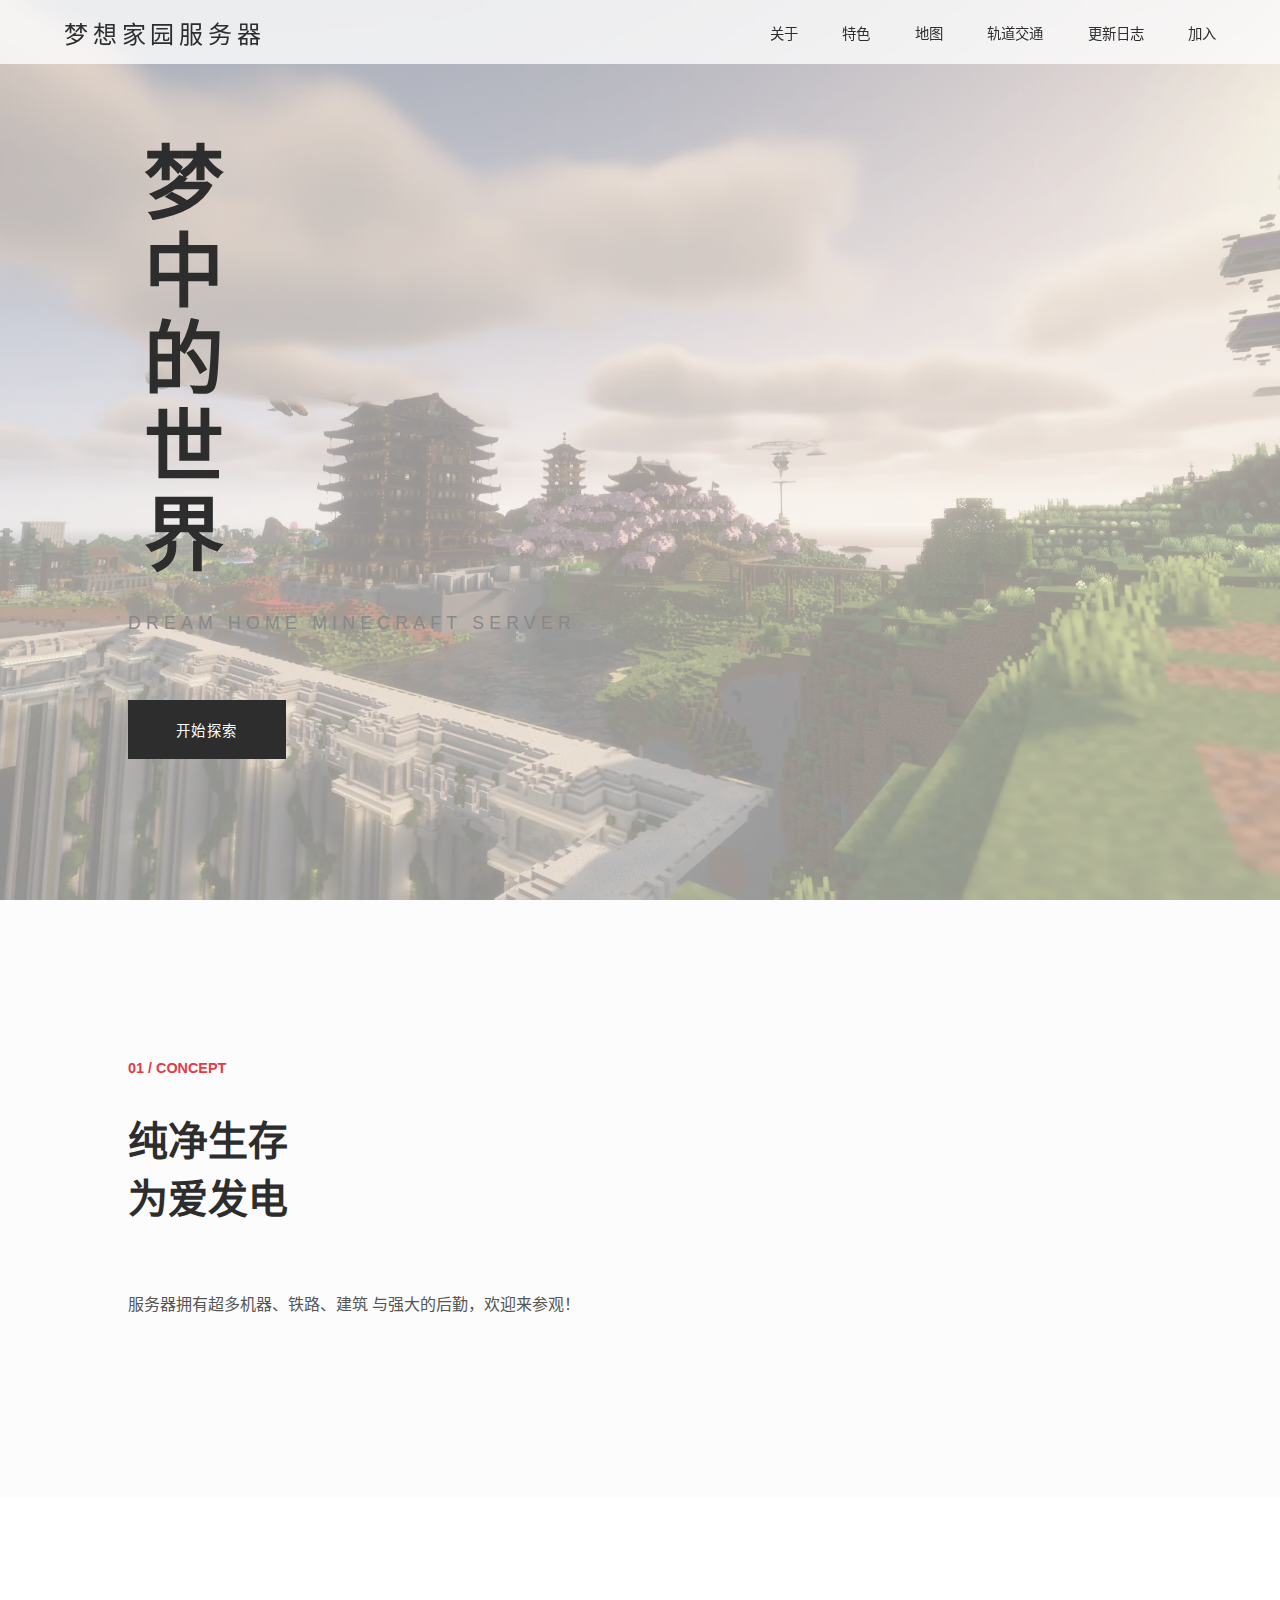
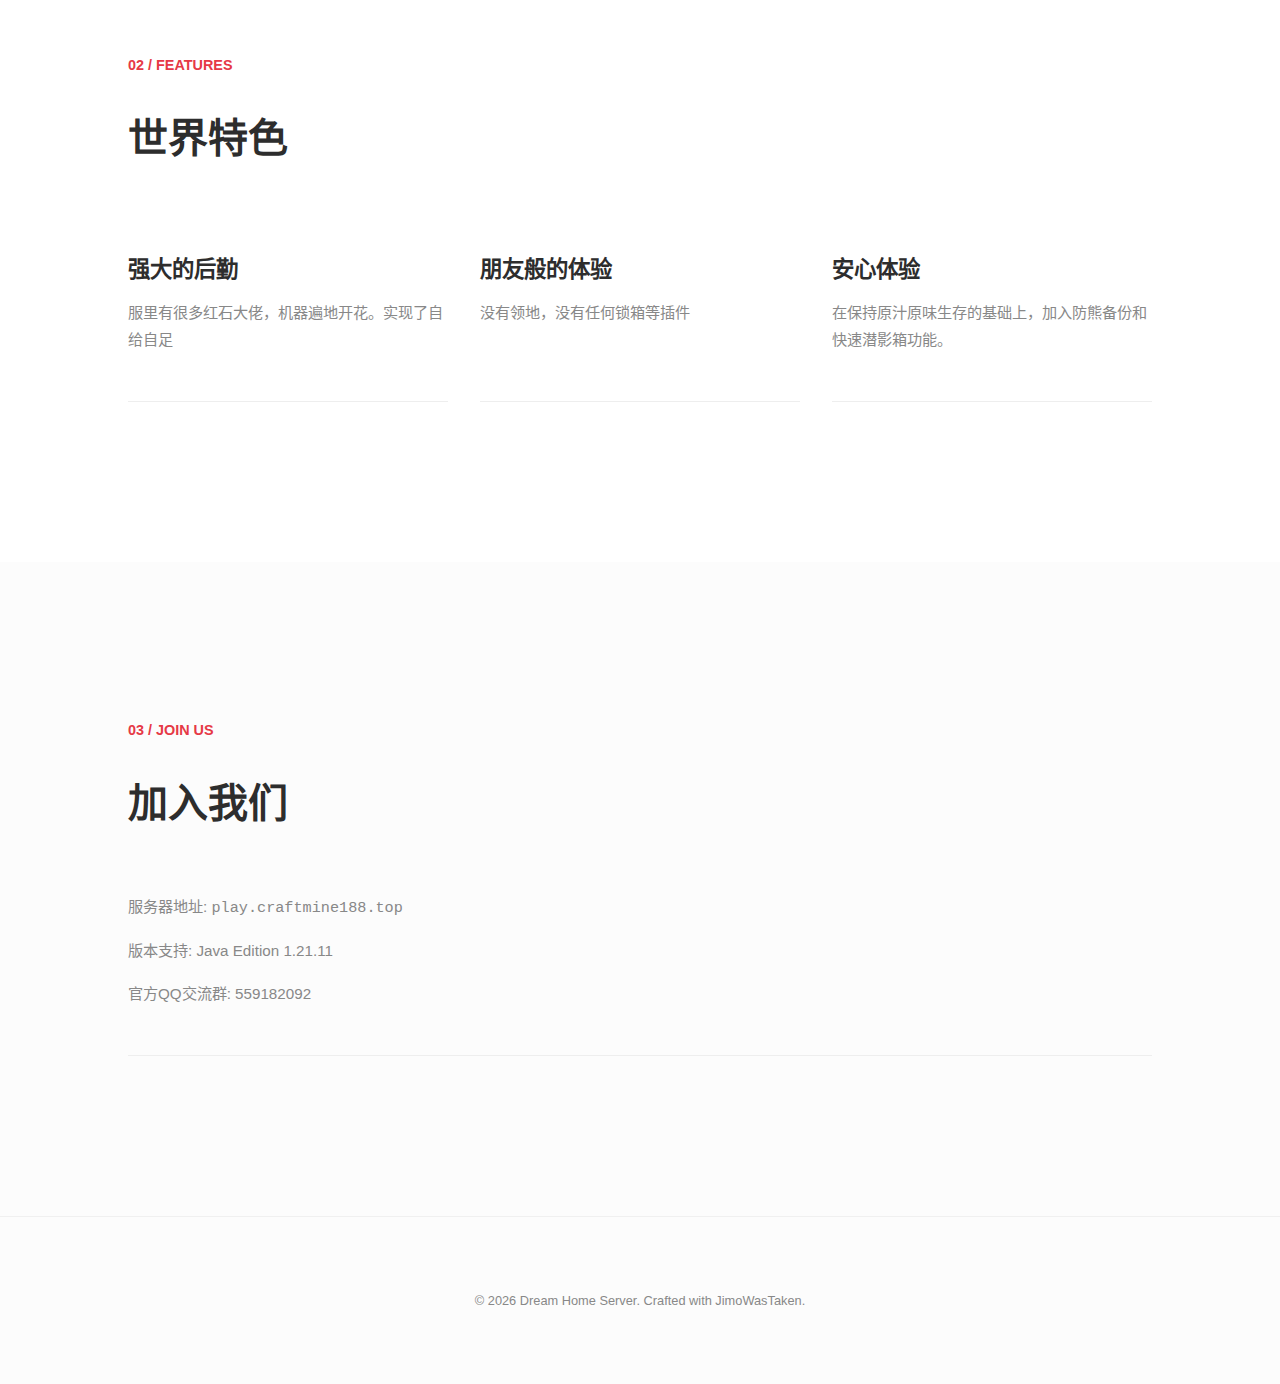
<file: index.html>
<!DOCTYPE html>
<html lang="zh-CN">
<head>
    <meta charset="UTF-8">
    <meta name="viewport" content="width=device-width, initial-scale=1.0">
    <title>梦想家园 | Dream Home Minecraft Server</title>
    <style>
        :root {
            --bg-color: #fcfcfc;
            --text-color: #2d2d2d;
            --accent-color: #e63946; /* 朱红色，点睛之笔 */
            --sub-text: #888;
        }

        body, html {
            margin: 0;
            padding: 0;
            font-family: 'Noto Sans JP', sans-serif;
            background-color: var(--bg-color);
            color: var(--text-color);
            overflow-x: hidden;
            scroll-behavior: smooth;
        }

        /* 导航栏 */
        nav {
            position: fixed;
            top: 0;
            width: 100%;
            height: 7%;
            display: flex;
            justify-content: space-between;
            align-items: center;
            padding: 2rem 4rem;
            box-sizing: border-box;
            z-index: 100;
            background: rgba(252, 252, 252, 0.8);
            backdrop-filter: blur(5px);
        }

        .logo {
            font-family: 'Noto Serif JP', serif;
            font-size: 1.5rem;
            letter-spacing: 0.2em;
        }

        .nav-links a {
            text-decoration: none;
            color: var(--text-color);
            margin-left: 2.5rem;
            font-size: 0.9rem;
            font-weight: 500;
            transition: color 0.3s;
        }

        .nav-links a:hover {
            color: var(--accent-color);
        }

/* 优化后的 Hero 区域 */
.hero {
    height: 100vh;
    display: flex;
    align-items: center;
    padding: 0 10%;
    position: relative;
    /* 关键设置：背景图 */
    background-image: linear-gradient(rgba(252, 252, 252, 0.4), rgba(252, 252, 252, 0.4)), url('/Server_files/BGA.webp');
    background-size: cover;      /* 自动裁切以覆盖整个区域 */
    background-position: center; /* 始终居中对齐 */
    background-attachment: fixed; /* 视差效果：滑动时背景固定，文字移动 */
    overflow: hidden;
}

/* 针对手机端的优化 */
@media (max-width: 768px) {
    .hero {
        /* 手机端通常不支持 background-attachment: fixed，将其设为 scroll 以保证流畅 */
        background-attachment: scroll;
        background-position: 70% center; /* 手机端如果想多露出一部分右侧风景，可以微调百分比 */
        padding: 0 5%;
    }
    .hero-title { 
        font-size: 3.5rem; 
        writing-mode: vertical-rl; /* 保持竖排 */
    }
}

/* 遮罩层效果，防止图片颜色太杂影响文字阅读 */
.hero::before {
    content: '';
    position: absolute;
    top: 0; left: 0; right: 0; bottom: 0;
    background: rgba(252, 252, 252, 0.2); /* 淡淡的白色滤镜 */
    z-index: 1;
}

.hero-content {
    z-index: 2; /* 确保内容在遮罩层之上 */
}

        .hero-content {
            z-index: 2;
        }

        .hero-title {
            font-family: 'Noto Serif JP', serif;
            font-size: 5rem;
            line-height: 1.2;
            margin: 0;
            writing-mode: vertical-rl; /* 竖排文字 */
            letter-spacing: 0.1em;
        }

        .hero-subtitle {
            margin-top: 2rem;
            font-size: 1.1rem;
            color: var(--sub-text);
            letter-spacing: 0.3em;
            text-transform: uppercase;
        }

        /* 内容板块 */
        .section {
            padding: 10rem 10%;
        }

        .section-header {
            margin-bottom: 4rem;
        }

        .section-num {
            color: var(--accent-color);
            font-weight: bold;
            font-size: 0.9rem;
            display: block;
            margin-bottom: 0.5rem;
        }

        .section-title {
            font-size: 2.5rem;
            font-family: 'Noto Serif JP', serif;
        }

        .card-grid {
            display: grid;
            grid-template-columns: repeat(auto-fit, minmax(300px, 1fr));
            gap: 2rem;
        }

        .card {
            border-bottom: 1px solid #eee;
            padding-bottom: 2rem;
            transition: transform 0.4s ease;
        }

        .card:hover {
            transform: translateY(-10px);
        }

        .card h3 {
            font-size: 1.4rem;
            margin-bottom: 1rem;
        }

        .card p {
            color: var(--sub-text);
            line-height: 1.8;
            font-size: 0.95rem;
        }

        /* 加入按钮 */
        .cta-btn {
            display: inline-block;
            margin-top: 3rem;
            padding: 1.2rem 3rem;
            background: var(--text-color);
            color: white;
            text-decoration: none;
            font-size: 0.9rem;
            letter-spacing: 0.1em;
            transition: 0.3s;
        }

        .cta-btn:hover {
            background: var(--accent-color);
        }

        footer {
            padding: 4rem 10%;
            text-align: center;
            font-size: 0.8rem;
            color: var(--sub-text);
            border-top: 1px solid #f0f0f0;
        }

        /* 响应式 */
        @media (max-width: 768px) {
            .hero-title { font-size: 3rem; }
            nav { padding: 1.5rem 2rem; }
            .nav-links { display: none; }
        }

        /* 汉堡图标基础样式 */
.menu-icon {
    display: none; /* 默认电脑端隐藏 */
    cursor: pointer;
    flex-direction: column;
    justify-content: space-between;
    width: 25px;
    height: 18px;
    z-index: 101;
}

.menu-icon span {
    display: block;
    height: 2px;
    width: 100%;
    background-color: var(--text-color);
    transition: 0.3s;
}

/* 响应式适配 */
@media (max-width: 768px) {
    .menu-icon {
        display: flex; /* 手机端显示图标 */
    }

    /* 手机端导航链接样式：全屏或侧滑层 */
    .nav-links {
        display: flex !important; /* 覆盖之前的 none */
        position: fixed;
        top: 0;
        right: -100%; /* 初始状态隐藏在右侧外 */
        width: 70%;
        height: 100vh;
        background: rgba(252, 252, 252, 0.98);
        backdrop-filter: blur(10px);
        flex-direction: column;
        align-items: center;
        justify-content: center;
        transition: 0.4s ease-in-out;
        box-shadow: -5px 0 15px rgba(0,0,0,0.05);
    }

    .nav-links a {
        margin: 1.5rem 0;
        font-size: 1.2rem;
    }

    /* 当复选框被勾选时（点击图标），展开菜单 */
    #menu-toggle:checked ~ .nav-links {
        right: 0;
    }

    /* 动画效果：汉堡图标变 X */
    #menu-toggle:checked ~ .menu-icon span:nth-child(1) {
        transform: translateY(8px) rotate(45deg);
    }
    #menu-toggle:checked ~ .menu-icon span:nth-child(2) {
        opacity: 0;
    }
    #menu-toggle:checked ~ .menu-icon span:nth-child(3) {
        transform: translateY(-8px) rotate(-45deg);
    }
}
    </style>
</head>





<body>

    <nav>
        <div class="logo">梦想家园服务器</div>

        <input type="checkbox" id="menu-toggle" style="display: none;">
    
    <label for="menu-toggle" class="menu-icon">
        <span></span>
        <span></span>
        <span></span>
    </label>

        <div class="nav-links">
            <a href="#about">关于</a>
            <a href="#features">特色</a>
            <a href="map.html">地图</a>
            <a href="railway.html">轨道交通</a>
            <a href="changelog.html">更新日志</a>
            <a href="#join">加入</a>
        </div>
    </nav>

<div class="hero">
    <div class="hero-content">
        <h1 class="hero-title">梦中的世界</h1>
        <p class="hero-subtitle">Dream Home Minecraft Server</p>
        <a href="#join" class="cta-btn">开始探索</a>
    </div>
</div>
</style>


    <section class="section" id="about">
        <div class="section-header">
            <span class="section-num">01 / CONCEPT</span>
            <h2 class="section-title">纯净生存<br>为爱发电</h2>
        </div>
        <div style="max-width: 600px;">
            <p style="line-height: 2; color: #555;">
               服务器拥有超多机器、铁路、建筑 与强大的后勤，欢迎来参观！
        </div>
    </section>

    <section class="section" id="features" style="background: #fff;">
        <div class="section-header">
            <span class="section-num">02 / FEATURES</span>
            <h2 class="section-title">世界特色</h2>
        </div>
        <div class="card-grid">
            <div class="card">
                <h3>强大的后勤</h3>
                <p>服里有很多红石大佬，机器遍地开花。实现了自给自足</p>
            </div>
            <div class="card">
                <h3>朋友般的体验</h3>
                <p>没有领地，没有任何锁箱等插件</p>
            </div>
            <div class="card">
                <h3>安心体验</h3>
                <p>在保持原汁原味生存的基础上，加入防熊备份和快速潜影箱功能。</p>
            </div>
        </div>
    </section>

    <section class="section" id="join">
        <div class="section-header">
            <span class="section-num">03 / JOIN US</span>
            <h2 class="section-title">加入我们</h2>
        </div>
        <div class="card">
            <p>服务器地址: <code>play.craftmine188.top</code></p>
            <p>版本支持: Java Edition 1.21.11</p>
            <p>官方QQ交流群: 559182092</p>
        </div>
    </section>

    <footer>
        <p>&copy; 2026 Dream Home Server. Crafted with JimoWasTaken.</p>
    </footer>

</body>
</html>
</file>
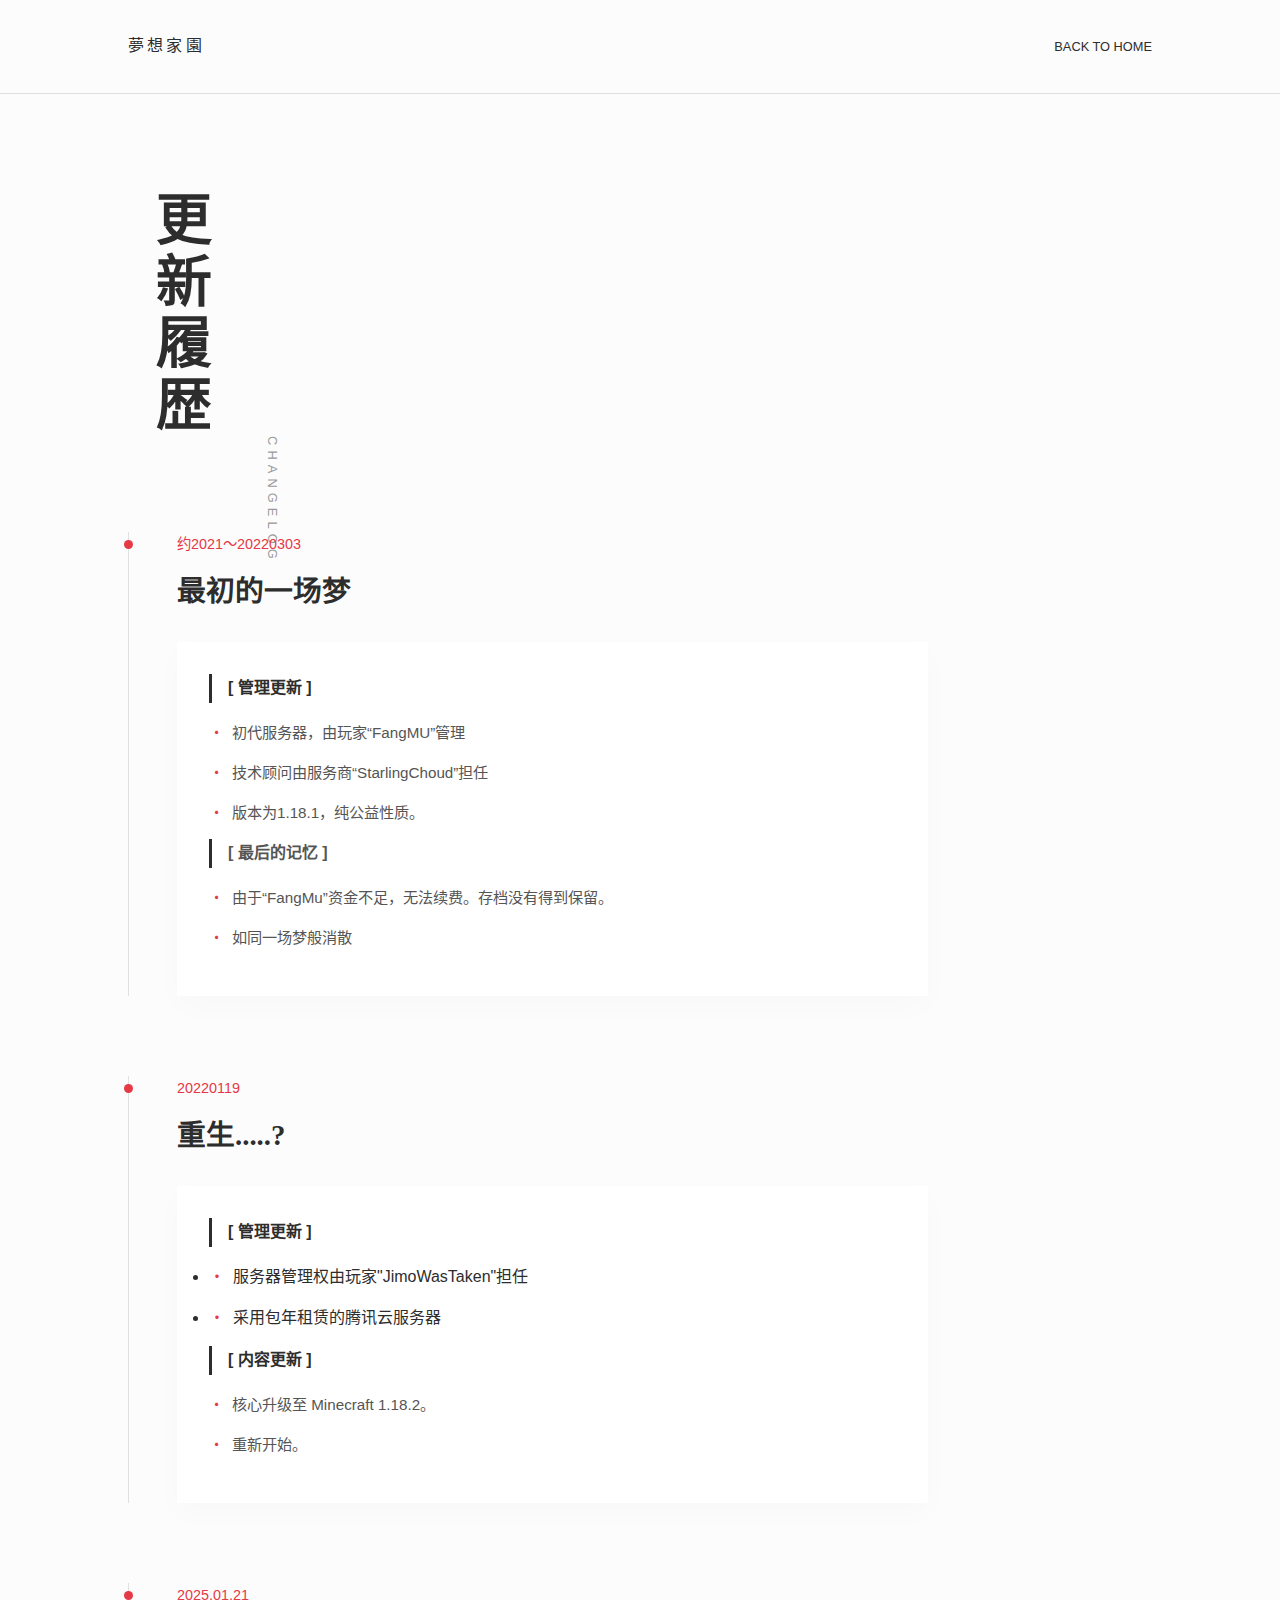
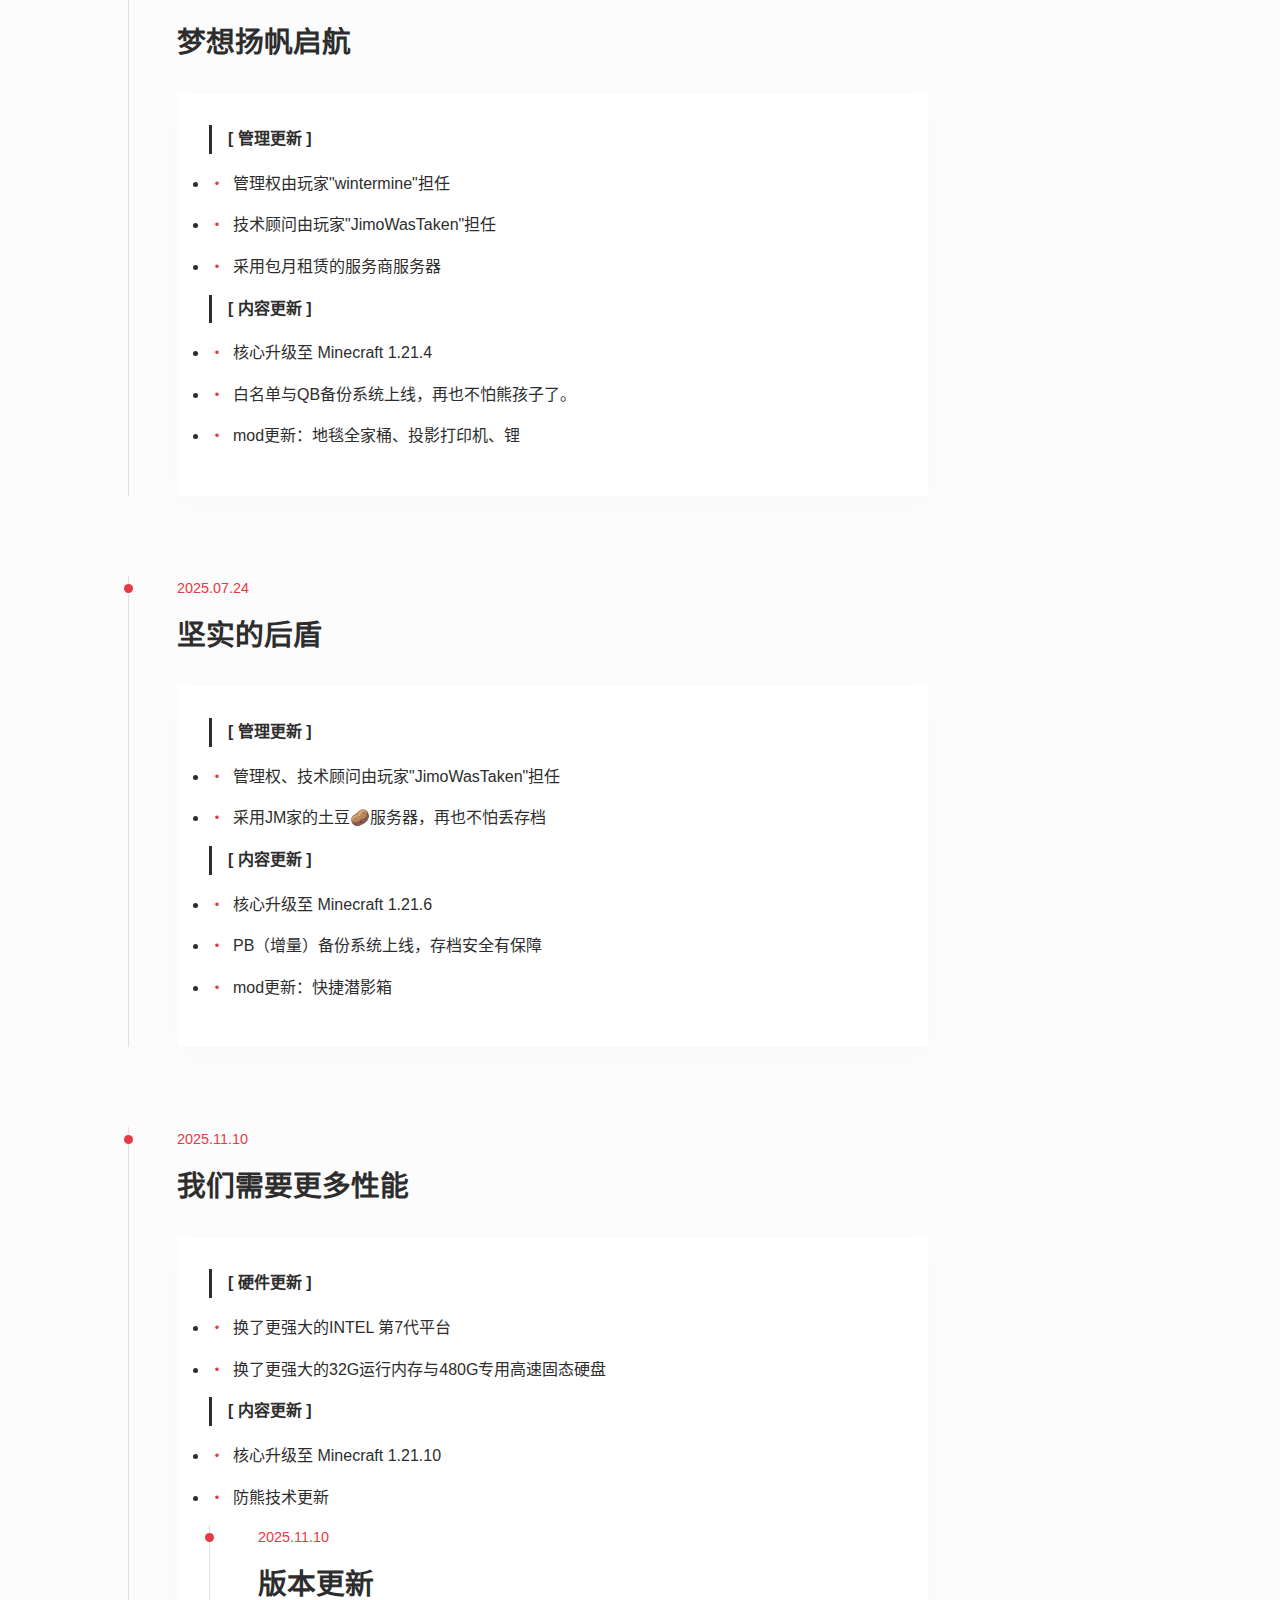
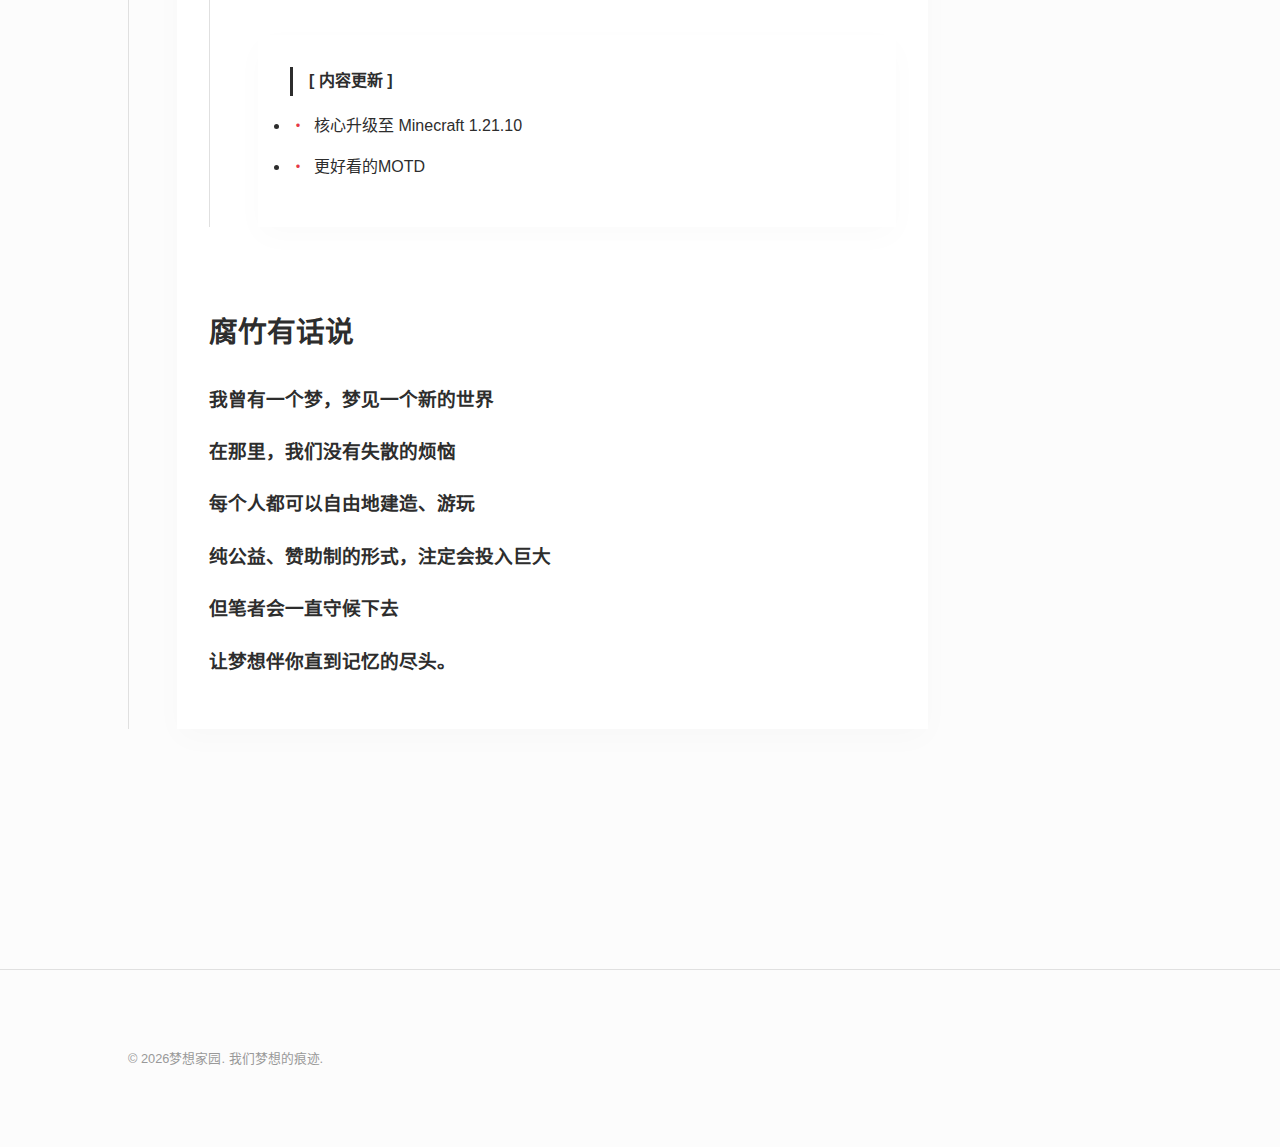
<file: changelog.html>
<!DOCTYPE html>
<html lang="zh-CN">
<head>
    <meta charset="UTF-8">
    <meta name="viewport" content="width=device-width, initial-scale=1.0">
    <title>更新日志 | 梦想家园 Dream Home</title>
    <style>
        :root {
            --bg-color: #fcfcfc;
            --text-color: #2d2d2d;
            --accent-color: #e63946;
            --line-color: #e0e0e0;
        }

        body {
            margin: 0;
            background-color: var(--bg-color);
            color: var(--text-color);
            font-family: 'Noto Sans JP', sans-serif;
            line-height: 1.8;
        }

        /* 顶部导航 */
        nav {
            padding: 2rem 10%;
            display: flex;
            justify-content: space-between;
            align-items: center;
            border-bottom: 1px solid var(--line-color);
        }

        .nav-brand {
            font-family: 'Noto Serif JP', serif;
            text-decoration: none;
            color: var(--text-color);
            letter-spacing: 0.2em;
        }

        /* 页面标题区 */
        .header {
            padding: 6rem 10% 2rem;
            display: flex;
            align-items: flex-end;
            gap: 2rem;
        }

        .header h1 {
            writing-mode: vertical-rl;
            font-family: 'Noto Serif JP', serif;
            font-size: 3.5rem;
            margin: 0;
            letter-spacing: 0.1em;
        }

        .header-en {
            font-size: 0.8rem;
            letter-spacing: 0.4em;
            color: #999;
            transform: rotate(90deg);
            transform-origin: left bottom;
            white-space: nowrap;
        }

        /* 更新日志列表容器 */
        .changelog-container {
            padding: 4rem 10% 10rem;
            max-width: 800px;
        }

        .log-item {
            position: relative;
            padding-left: 3rem;
            margin-bottom: 5rem;
            border-left: 1px solid var(--line-color);
        }

        /* 装饰圆点 */
        .log-item::before {
            content: '';
            position: absolute;
            left: -5px;
            top: 0.5rem;
            width: 9px;
            height: 9px;
            background: var(--accent-color);
            border-radius: 50%;
        }

        .log-date {
            font-size: 0.9rem;
            color: var(--accent-color);
            font-weight: 500;
            margin-bottom: 0.5rem;
            display: block;
        }

        .log-version {
            font-family: 'Noto Serif JP', serif;
            font-size: 1.8rem;
            margin: 0 0 1.5rem 0;
        }

        .log-content {
            background: #fff;
            padding: 2rem;
            box-shadow: 0 10px 30px rgba(0,0,0,0.02);
        }

        .log-content h4 {
            margin-top: 0;
            font-size: 1rem;
            border-left: 3px solid var(--text-color);
            padding-left: 1rem;
            margin-bottom: 1rem;
        }

        .log-content ul {
            list-style: none;
            padding: 0;
            margin: 0;
            color: #555;
            font-size: 0.95rem;
        }

        .log-content li {
            margin-bottom: 0.8rem;
            position: relative;
        }

        .log-content li::before {
            content: "・";
            margin-right: 0.5rem;
            color: var(--accent-color);
        }

        footer {
            padding: 4rem 10%;
            border-top: 1px solid var(--line-color);
            font-size: 0.8rem;
            color: #999;
        }

        @media (max-width: 768px) {
            .header h1 { font-size: 2.5rem; }
            .changelog-container { padding: 4rem 5% 5rem; }
        }
    </style>
</head>
<body>

    <nav>
        <a href="index.html" class="nav-brand">夢想家園</a>
        <div style="font-size: 0.8rem;">BACK TO HOME</div>
    </nav>

    <header class="header">
        <h1>更新履歴</h1>
        <span class="header-en">CHANGELOG</span>
    </header>

    <main class="changelog-container">


        <!-- 更新条目 1 -->
        <article class="log-item">
            <span class="log-date">约2021～20220303</span>
            <h2 class="log-version">最初的一场梦</h2>
            <div class="log-content">
                <h4>[ 管理更新 ]</h4>
                <ul>
                    <li>初代服务器，由玩家“FangMU”管理</li>
                    <li>技术顾问由服务商“StarlingChoud”担任</li>
                    <li>版本为1.18.1，纯公益性质。</li>
                <h4>[ 最后的记忆 ]</h4>
                    <li>由于“FangMu”资金不足，无法续费。存档没有得到保留。</li>
                    <li>如同一场梦般消散</li>
                </ul>
            </div>
        </article>

        <!-- 更新条目 2 -->
        <article class="log-item">
            <span class="log-date">20220119</span>
            <h2 class="log-version">重生.....?</h2>
            <div class="log-content">
                <h4>[ 管理更新 ]</h4>
                <li>服务器管理权由玩家"JimoWasTaken"担任</li>
                <li>采用包年租赁的腾讯云服务器</li>
                <h4>[ 内容更新 ]</h4>
                <ul>
                    <li>核心升级至 Minecraft 1.18.2。</li>
                    <li>重新开始。</li>
                </ul>
            </div>
        </article>

        <!-- 更新条目 3 -->
        <article class="log-item">
            <span class="log-date">2025.01.21</span>
            <h2 class="log-version">梦想扬帆启航</h2>
            <div class="log-content">
                 <h4>[ 管理更新 ]</h4>
                 <li>管理权由玩家"wintermine"担任</li>
                 <li>技术顾问由玩家"JimoWasTaken"担任</li>
                 <li>采用包月租赁的服务商服务器</li>
                 <h4>[ 内容更新 ]</h4>
                <li>核心升级至 Minecraft 1.21.4</li>
                <li>白名单与QB备份系统上线，再也不怕熊孩子了。</li>
                <li>mod更新：地毯全家桶、投影打印机、锂</li>
            </div>
        </article>

        <!-- 更新条目 4 -->
        <article class="log-item">
            <span class="log-date">2025.07.24</span>
            <h2 class="log-version">坚实的后盾</h2>
            <div class="log-content">
                 <h4>[ 管理更新 ]</h4>
                 <li>管理权、技术顾问由玩家"JimoWasTaken"担任</li>
                 <li>采用JM家的土豆🥔服务器，再也不怕丢存档</li>
                 <h4>[ 内容更新 ]</h4>
                <li>核心升级至 Minecraft 1.21.6</li>
                <li>PB（增量）备份系统上线，存档安全有保障</li>
                <li>mod更新：快捷潜影箱</li>
            </div>
        </article>

         <!-- 更新条目 5 -->
        <article class="log-item">
            <span class="log-date">2025.11.10</span>
            <h2 class="log-version">我们需要更多性能</h2>
            <div class="log-content">
                 <h4>[ 硬件更新 ]</h4>
                 <li>换了更强大的INTEL 第7代平台</li>
                 <li>换了更强大的32G运行内存与480G专用高速固态硬盘</li>
                 <h4>[ 内容更新 ]</h4>
                <li>核心升级至 Minecraft 1.21.10</li>
                <li>防熊技术更新</li>

         <!-- 更新条目 6 -->
        <article class="log-item">
            <span class="log-date">2025.11.10</span>
            <h2 class="log-version">版本更新</h2>
            <div class="log-content">
                 <h4>[ 内容更新 ]</h4>
                <li>核心升级至 Minecraft 1.21.10</li>
                <li>更好看的MOTD</li>

            </div>
        </article>

        <h2 class="log-version">腐竹有话说</h2>
            <h3>我曾有一个梦，梦见一个新的世界</h3>
            <h3>在那里，我们没有失散的烦恼</h3>
            <h3>每个人都可以自由地建造、游玩</h3>
            <h3></h3>
            <h3>纯公益、赞助制的形式，注定会投入巨大</h3>
            <h3>但笔者会一直守候下去</h3>
            <h3>让梦想伴你直到记忆的尽头。</h3>

    </main>

    <footer>
        <p>&copy; 2026梦想家园. 我们梦想的痕迹.</p>
    </footer>

</body>
</html>
</file>
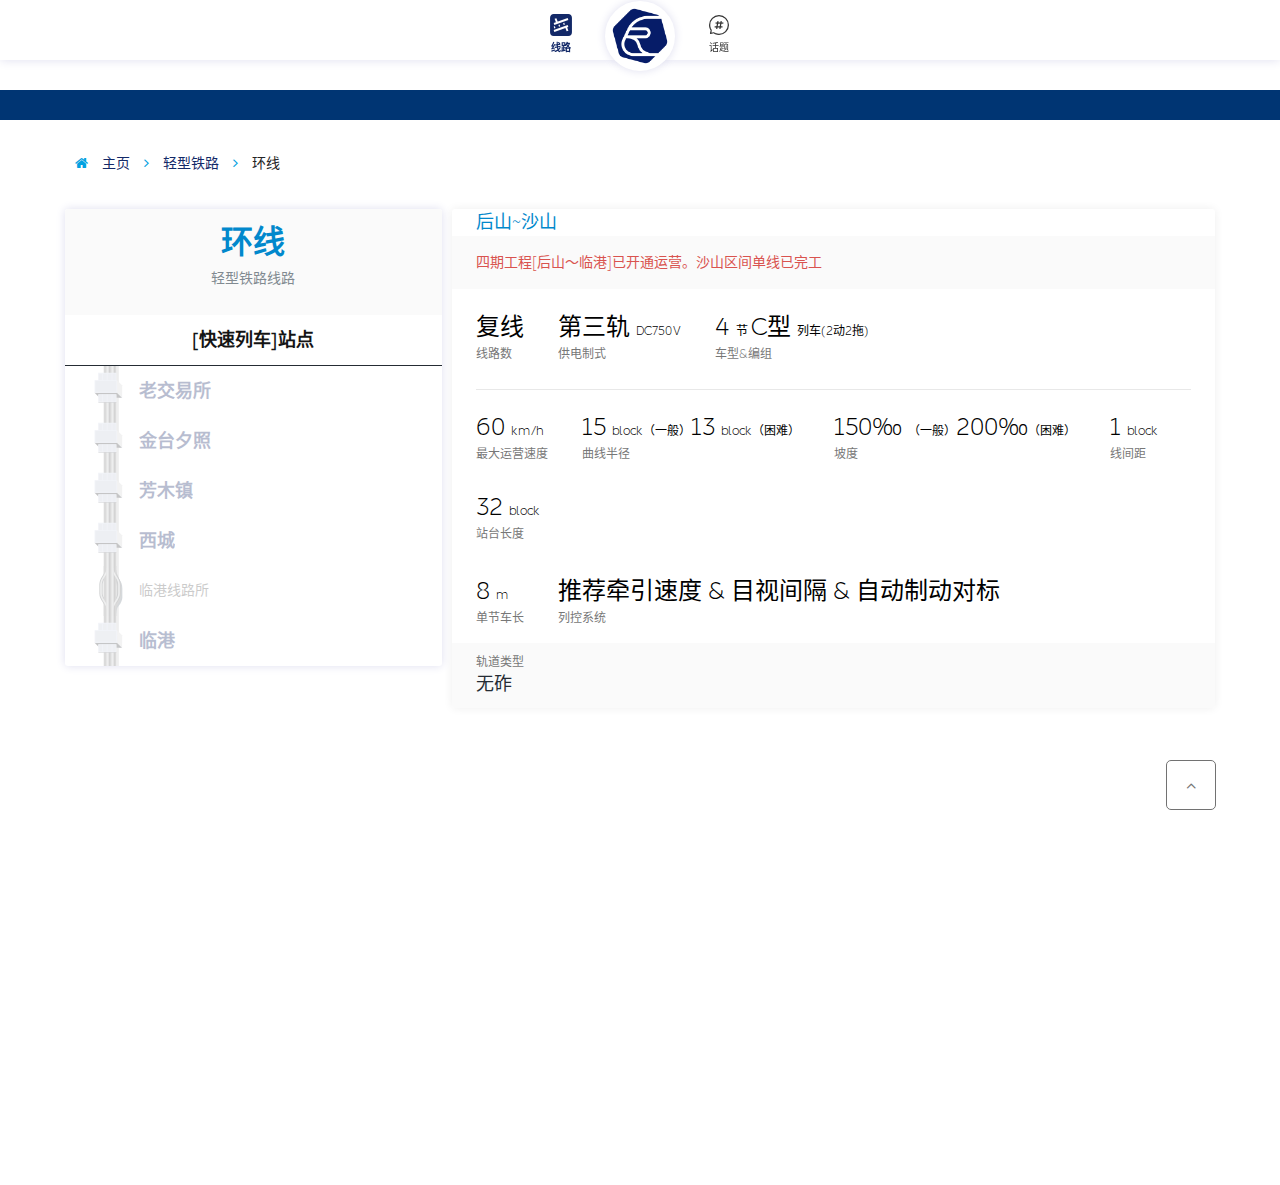
<file: railways/huanxian.html>
<html lang=zh-cn style><!--
--><meta charset=utf-8>
<meta http-equiv=X-UA-Compatible content="IE=edge">
<meta name=viewport content="width=device-width, initial-scale=1, shrink-to-fit=no">
<meta name=description content>
<meta name=keywords content>
<meta property=og:description content>
<style>:root{--sf-img-7: url("[data-uri]")}</style><style>/*!
 */@font-face{font-family:"FontAwesome";src:url([data-uri])format("woff2");font-weight:normal;font-style:normal}.fa{display:inline-block;font:normal normal normal 14px/1 FontAwesome;font-size:inherit;text-rendering:auto;-webkit-font-smoothing:antialiased;-moz-osx-font-smoothing:grayscale}@-webkit-keyframes fa-spin{0%{-webkit-transform:rotate(0deg);transform:rotate(0deg)}100%{-webkit-transform:rotate(359deg);transform:rotate(359deg)}}@keyframes fa-spin{0%{-webkit-transform:rotate(0deg);transform:rotate(0deg)}100%{-webkit-transform:rotate(359deg);transform:rotate(359deg)}}.fa-glass:before{content:""}.fa-music:before{content:""}.fa-search:before{content:""}.fa-envelope-o:before{content:""}.fa-heart:before{content:""}.fa-star:before{content:""}.fa-star-o:before{content:""}.fa-user:before{content:""}.fa-film:before{content:""}.fa-th-large:before{content:""}.fa-th:before{content:""}.fa-th-list:before{content:""}.fa-check:before{content:""}.fa-remove:before,.fa-close:before,.fa-times:before{content:""}.fa-search-plus:before{content:""}.fa-search-minus:before{content:""}.fa-power-off:before{content:""}.fa-signal:before{content:""}.fa-gear:before,.fa-cog:before{content:""}.fa-trash-o:before{content:""}.fa-home:before{content:""}.fa-file-o:before{content:""}.fa-clock-o:before{content:""}.fa-road:before{content:""}.fa-download:before{content:""}.fa-arrow-circle-o-down:before{content:""}.fa-arrow-circle-o-up:before{content:""}.fa-inbox:before{content:""}.fa-play-circle-o:before{content:""}.fa-rotate-right:before,.fa-repeat:before{content:""}.fa-refresh:before{content:""}.fa-list-alt:before{content:""}.fa-lock:before{content:""}.fa-flag:before{content:""}.fa-headphones:before{content:""}.fa-volume-off:before{content:""}.fa-volume-down:before{content:""}.fa-volume-up:before{content:""}.fa-qrcode:before{content:""}.fa-barcode:before{content:""}.fa-tag:before{content:""}.fa-tags:before{content:""}.fa-book:before{content:""}.fa-bookmark:before{content:""}.fa-print:before{content:""}.fa-camera:before{content:""}.fa-font:before{content:""}.fa-bold:before{content:""}.fa-italic:before{content:""}.fa-text-height:before{content:""}.fa-text-width:before{content:""}.fa-align-left:before{content:""}.fa-align-center:before{content:""}.fa-align-right:before{content:""}.fa-align-justify:before{content:""}.fa-list:before{content:""}.fa-dedent:before,.fa-outdent:before{content:""}.fa-indent:before{content:""}.fa-video-camera:before{content:""}.fa-photo:before,.fa-image:before,.fa-picture-o:before{content:""}.fa-pencil:before{content:""}.fa-map-marker:before{content:""}.fa-adjust:before{content:""}.fa-tint:before{content:""}.fa-edit:before,.fa-pencil-square-o:before{content:""}.fa-share-square-o:before{content:""}.fa-check-square-o:before{content:""}.fa-arrows:before{content:""}.fa-step-backward:before{content:""}.fa-fast-backward:before{content:""}.fa-backward:before{content:""}.fa-play:before{content:""}.fa-pause:before{content:""}.fa-stop:before{content:""}.fa-forward:before{content:""}.fa-fast-forward:before{content:""}.fa-step-forward:before{content:""}.fa-eject:before{content:""}.fa-chevron-left:before{content:""}.fa-chevron-right:before{content:""}.fa-plus-circle:before{content:""}.fa-minus-circle:before{content:""}.fa-times-circle:before{content:""}.fa-check-circle:before{content:""}.fa-question-circle:before{content:""}.fa-info-circle:before{content:""}.fa-crosshairs:before{content:""}.fa-times-circle-o:before{content:""}.fa-check-circle-o:before{content:""}.fa-ban:before{content:""}.fa-arrow-left:before{content:""}.fa-arrow-right:before{content:""}.fa-arrow-up:before{content:""}.fa-arrow-down:before{content:""}.fa-mail-forward:before,.fa-share:before{content:""}.fa-expand:before{content:""}.fa-compress:before{content:""}.fa-plus:before{content:""}.fa-minus:before{content:""}.fa-asterisk:before{content:""}.fa-exclamation-circle:before{content:""}.fa-gift:before{content:""}.fa-leaf:before{content:""}.fa-fire:before{content:""}.fa-eye:before{content:""}.fa-eye-slash:before{content:""}.fa-warning:before,.fa-exclamation-triangle:before{content:""}.fa-plane:before{content:""}.fa-calendar:before{content:""}.fa-random:before{content:""}.fa-comment:before{content:""}.fa-magnet:before{content:""}.fa-chevron-up:before{content:""}.fa-chevron-down:before{content:""}.fa-retweet:before{content:""}.fa-shopping-cart:before{content:""}.fa-folder:before{content:""}.fa-folder-open:before{content:""}.fa-arrows-v:before{content:""}.fa-arrows-h:before{content:""}.fa-bar-chart-o:before,.fa-bar-chart:before{content:""}.fa-twitter-square:before{content:""}.fa-facebook-square:before{content:""}.fa-camera-retro:before{content:""}.fa-key:before{content:""}.fa-gears:before,.fa-cogs:before{content:""}.fa-comments:before{content:""}.fa-thumbs-o-up:before{content:""}.fa-thumbs-o-down:before{content:""}.fa-star-half:before{content:""}.fa-heart-o:before{content:""}.fa-sign-out:before{content:""}.fa-linkedin-square:before{content:""}.fa-thumb-tack:before{content:""}.fa-external-link:before{content:""}.fa-sign-in:before{content:""}.fa-trophy:before{content:""}.fa-github-square:before{content:""}.fa-upload:before{content:""}.fa-lemon-o:before{content:""}.fa-phone:before{content:""}.fa-square-o:before{content:""}.fa-bookmark-o:before{content:""}.fa-phone-square:before{content:""}.fa-twitter:before{content:""}.fa-facebook-f:before,.fa-facebook:before{content:""}.fa-github:before{content:""}.fa-unlock:before{content:""}.fa-credit-card:before{content:""}.fa-feed:before,.fa-rss:before{content:""}.fa-hdd-o:before{content:""}.fa-bullhorn:before{content:""}.fa-bell:before{content:""}.fa-certificate:before{content:""}.fa-hand-o-right:before{content:""}.fa-hand-o-left:before{content:""}.fa-hand-o-up:before{content:""}.fa-hand-o-down:before{content:""}.fa-arrow-circle-left:before{content:""}.fa-arrow-circle-right:before{content:""}.fa-arrow-circle-up:before{content:""}.fa-arrow-circle-down:before{content:""}.fa-globe:before{content:""}.fa-wrench:before{content:""}.fa-tasks:before{content:""}.fa-filter:before{content:""}.fa-briefcase:before{content:""}.fa-arrows-alt:before{content:""}.fa-group:before,.fa-users:before{content:""}.fa-chain:before,.fa-link:before{content:""}.fa-cloud:before{content:""}.fa-flask:before{content:""}.fa-cut:before,.fa-scissors:before{content:""}.fa-copy:before,.fa-files-o:before{content:""}.fa-paperclip:before{content:""}.fa-save:before,.fa-floppy-o:before{content:""}.fa-square:before{content:""}.fa-navicon:before,.fa-reorder:before,.fa-bars:before{content:""}.fa-list-ul:before{content:""}.fa-list-ol:before{content:""}.fa-strikethrough:before{content:""}.fa-underline:before{content:""}.fa-table:before{content:""}.fa-magic:before{content:""}.fa-truck:before{content:""}.fa-pinterest:before{content:""}.fa-pinterest-square:before{content:""}.fa-google-plus-square:before{content:""}.fa-google-plus:before{content:""}.fa-money:before{content:""}.fa-caret-down:before{content:""}.fa-caret-up:before{content:""}.fa-caret-left:before{content:""}.fa-caret-right:before{content:""}.fa-columns:before{content:""}.fa-unsorted:before,.fa-sort:before{content:""}.fa-sort-down:before,.fa-sort-desc:before{content:""}.fa-sort-up:before,.fa-sort-asc:before{content:""}.fa-envelope:before{content:""}.fa-linkedin:before{content:""}.fa-rotate-left:before,.fa-undo:before{content:""}.fa-legal:before,.fa-gavel:before{content:""}.fa-dashboard:before,.fa-tachometer:before{content:""}.fa-comment-o:before{content:""}.fa-comments-o:before{content:""}.fa-flash:before,.fa-bolt:before{content:""}.fa-sitemap:before{content:""}.fa-umbrella:before{content:""}.fa-paste:before,.fa-clipboard:before{content:""}.fa-lightbulb-o:before{content:""}.fa-exchange:before{content:""}.fa-cloud-download:before{content:""}.fa-cloud-upload:before{content:""}.fa-user-md:before{content:""}.fa-stethoscope:before{content:""}.fa-suitcase:before{content:""}.fa-bell-o:before{content:""}.fa-coffee:before{content:""}.fa-cutlery:before{content:""}.fa-file-text-o:before{content:""}.fa-building-o:before{content:""}.fa-hospital-o:before{content:""}.fa-ambulance:before{content:""}.fa-medkit:before{content:""}.fa-fighter-jet:before{content:""}.fa-beer:before{content:""}.fa-h-square:before{content:""}.fa-plus-square:before{content:""}.fa-angle-double-left:before{content:""}.fa-angle-double-right:before{content:""}.fa-angle-double-up:before{content:""}.fa-angle-double-down:before{content:""}.fa-angle-left:before{content:""}.fa-angle-right:before{content:""}.fa-angle-up:before{content:""}.fa-angle-down:before{content:""}.fa-desktop:before{content:""}.fa-laptop:before{content:""}.fa-tablet:before{content:""}.fa-mobile-phone:before,.fa-mobile:before{content:""}.fa-circle-o:before{content:""}.fa-quote-left:before{content:""}.fa-quote-right:before{content:""}.fa-spinner:before{content:""}.fa-circle:before{content:""}.fa-mail-reply:before,.fa-reply:before{content:""}.fa-github-alt:before{content:""}.fa-folder-o:before{content:""}.fa-folder-open-o:before{content:""}.fa-smile-o:before{content:""}.fa-frown-o:before{content:""}.fa-meh-o:before{content:""}.fa-gamepad:before{content:""}.fa-keyboard-o:before{content:""}.fa-flag-o:before{content:""}.fa-flag-checkered:before{content:""}.fa-terminal:before{content:""}.fa-code:before{content:""}.fa-mail-reply-all:before,.fa-reply-all:before{content:""}.fa-star-half-empty:before,.fa-star-half-full:before,.fa-star-half-o:before{content:""}.fa-location-arrow:before{content:""}.fa-crop:before{content:""}.fa-code-fork:before{content:""}.fa-unlink:before,.fa-chain-broken:before{content:""}.fa-question:before{content:""}.fa-info:before{content:""}.fa-exclamation:before{content:""}.fa-superscript:before{content:""}.fa-subscript:before{content:""}.fa-eraser:before{content:""}.fa-puzzle-piece:before{content:""}.fa-microphone:before{content:""}.fa-microphone-slash:before{content:""}.fa-shield:before{content:""}.fa-calendar-o:before{content:""}.fa-fire-extinguisher:before{content:""}.fa-rocket:before{content:""}.fa-maxcdn:before{content:""}.fa-chevron-circle-left:before{content:""}.fa-chevron-circle-right:before{content:""}.fa-chevron-circle-up:before{content:""}.fa-chevron-circle-down:before{content:""}.fa-html5:before{content:""}.fa-css3:before{content:""}.fa-anchor:before{content:""}.fa-unlock-alt:before{content:""}.fa-bullseye:before{content:""}.fa-ellipsis-h:before{content:""}.fa-ellipsis-v:before{content:""}.fa-rss-square:before{content:""}.fa-play-circle:before{content:""}.fa-ticket:before{content:""}.fa-minus-square:before{content:""}.fa-minus-square-o:before{content:""}.fa-level-up:before{content:""}.fa-level-down:before{content:""}.fa-check-square:before{content:""}.fa-pencil-square:before{content:""}.fa-external-link-square:before{content:""}.fa-share-square:before{content:""}.fa-compass:before{content:""}.fa-toggle-down:before,.fa-caret-square-o-down:before{content:""}.fa-toggle-up:before,.fa-caret-square-o-up:before{content:""}.fa-toggle-right:before,.fa-caret-square-o-right:before{content:""}.fa-euro:before,.fa-eur:before{content:""}.fa-gbp:before{content:""}.fa-dollar:before,.fa-usd:before{content:""}.fa-rupee:before,.fa-inr:before{content:""}.fa-cny:before,.fa-rmb:before,.fa-yen:before,.fa-jpy:before{content:""}.fa-ruble:before,.fa-rouble:before,.fa-rub:before{content:""}.fa-won:before,.fa-krw:before{content:""}.fa-bitcoin:before,.fa-btc:before{content:""}.fa-file:before{content:""}.fa-file-text:before{content:""}.fa-sort-alpha-asc:before{content:""}.fa-sort-alpha-desc:before{content:""}.fa-sort-amount-asc:before{content:""}.fa-sort-amount-desc:before{content:""}.fa-sort-numeric-asc:before{content:""}.fa-sort-numeric-desc:before{content:""}.fa-thumbs-up:before{content:""}.fa-thumbs-down:before{content:""}.fa-youtube-square:before{content:""}.fa-youtube:before{content:""}.fa-xing:before{content:""}.fa-xing-square:before{content:""}.fa-youtube-play:before{content:""}.fa-dropbox:before{content:""}.fa-stack-overflow:before{content:""}.fa-instagram:before{content:""}.fa-flickr:before{content:""}.fa-adn:before{content:""}.fa-bitbucket:before{content:""}.fa-bitbucket-square:before{content:""}.fa-tumblr:before{content:""}.fa-tumblr-square:before{content:""}.fa-long-arrow-down:before{content:""}.fa-long-arrow-up:before{content:""}.fa-long-arrow-left:before{content:""}.fa-long-arrow-right:before{content:""}.fa-apple:before{content:""}.fa-windows:before{content:""}.fa-android:before{content:""}.fa-linux:before{content:""}.fa-dribbble:before{content:""}.fa-skype:before{content:""}.fa-foursquare:before{content:""}.fa-trello:before{content:""}.fa-female:before{content:""}.fa-male:before{content:""}.fa-gittip:before,.fa-gratipay:before{content:""}.fa-sun-o:before{content:""}.fa-moon-o:before{content:""}.fa-archive:before{content:""}.fa-bug:before{content:""}.fa-vk:before{content:""}.fa-weibo:before{content:""}.fa-renren:before{content:""}.fa-pagelines:before{content:""}.fa-stack-exchange:before{content:""}.fa-arrow-circle-o-right:before{content:""}.fa-arrow-circle-o-left:before{content:""}.fa-toggle-left:before,.fa-caret-square-o-left:before{content:""}.fa-dot-circle-o:before{content:""}.fa-wheelchair:before{content:""}.fa-vimeo-square:before{content:""}.fa-turkish-lira:before,.fa-try:before{content:""}.fa-plus-square-o:before{content:""}.fa-space-shuttle:before{content:""}.fa-slack:before{content:""}.fa-envelope-square:before{content:""}.fa-wordpress:before{content:""}.fa-openid:before{content:""}.fa-institution:before,.fa-bank:before,.fa-university:before{content:""}.fa-mortar-board:before,.fa-graduation-cap:before{content:""}.fa-yahoo:before{content:""}.fa-google:before{content:""}.fa-reddit:before{content:""}.fa-reddit-square:before{content:""}.fa-stumbleupon-circle:before{content:""}.fa-stumbleupon:before{content:""}.fa-delicious:before{content:""}.fa-digg:before{content:""}.fa-pied-piper:before{content:""}.fa-pied-piper-alt:before{content:""}.fa-drupal:before{content:""}.fa-joomla:before{content:""}.fa-language:before{content:""}.fa-fax:before{content:""}.fa-building:before{content:""}.fa-child:before{content:""}.fa-paw:before{content:""}.fa-spoon:before{content:""}.fa-cube:before{content:""}.fa-cubes:before{content:""}.fa-behance:before{content:""}.fa-behance-square:before{content:""}.fa-steam:before{content:""}.fa-steam-square:before{content:""}.fa-recycle:before{content:""}.fa-automobile:before,.fa-car:before{content:""}.fa-cab:before,.fa-taxi:before{content:""}.fa-tree:before{content:""}.fa-spotify:before{content:""}.fa-deviantart:before{content:""}.fa-soundcloud:before{content:""}.fa-database:before{content:""}.fa-file-pdf-o:before{content:""}.fa-file-word-o:before{content:""}.fa-file-excel-o:before{content:""}.fa-file-powerpoint-o:before{content:""}.fa-file-photo-o:before,.fa-file-picture-o:before,.fa-file-image-o:before{content:""}.fa-file-zip-o:before,.fa-file-archive-o:before{content:""}.fa-file-sound-o:before,.fa-file-audio-o:before{content:""}.fa-file-movie-o:before,.fa-file-video-o:before{content:""}.fa-file-code-o:before{content:""}.fa-vine:before{content:""}.fa-codepen:before{content:""}.fa-jsfiddle:before{content:""}.fa-life-bouy:before,.fa-life-buoy:before,.fa-life-saver:before,.fa-support:before,.fa-life-ring:before{content:""}.fa-circle-o-notch:before{content:""}.fa-ra:before,.fa-rebel:before{content:""}.fa-ge:before,.fa-empire:before{content:""}.fa-git-square:before{content:""}.fa-git:before{content:""}.fa-y-combinator-square:before,.fa-yc-square:before,.fa-hacker-news:before{content:""}.fa-tencent-weibo:before{content:""}.fa-qq:before{content:""}.fa-wechat:before,.fa-weixin:before{content:""}.fa-send:before,.fa-paper-plane:before{content:""}.fa-send-o:before,.fa-paper-plane-o:before{content:""}.fa-history:before{content:""}.fa-circle-thin:before{content:""}.fa-header:before{content:""}.fa-paragraph:before{content:""}.fa-sliders:before{content:""}.fa-share-alt:before{content:""}.fa-share-alt-square:before{content:""}.fa-bomb:before{content:""}.fa-soccer-ball-o:before,.fa-futbol-o:before{content:""}.fa-tty:before{content:""}.fa-binoculars:before{content:""}.fa-plug:before{content:""}.fa-slideshare:before{content:""}.fa-twitch:before{content:""}.fa-yelp:before{content:""}.fa-newspaper-o:before{content:""}.fa-wifi:before{content:""}.fa-calculator:before{content:""}.fa-paypal:before{content:""}.fa-google-wallet:before{content:""}.fa-cc-visa:before{content:""}.fa-cc-mastercard:before{content:""}.fa-cc-discover:before{content:""}.fa-cc-amex:before{content:""}.fa-cc-paypal:before{content:""}.fa-cc-stripe:before{content:""}.fa-bell-slash:before{content:""}.fa-bell-slash-o:before{content:""}.fa-trash:before{content:""}.fa-copyright:before{content:""}.fa-at:before{content:""}.fa-eyedropper:before{content:""}.fa-paint-brush:before{content:""}.fa-birthday-cake:before{content:""}.fa-area-chart:before{content:""}.fa-pie-chart:before{content:""}.fa-line-chart:before{content:""}.fa-lastfm:before{content:""}.fa-lastfm-square:before{content:""}.fa-toggle-off:before{content:""}.fa-toggle-on:before{content:""}.fa-bicycle:before{content:""}.fa-bus:before{content:""}.fa-ioxhost:before{content:""}.fa-angellist:before{content:""}.fa-cc:before{content:""}.fa-shekel:before,.fa-sheqel:before,.fa-ils:before{content:""}.fa-meanpath:before{content:""}.fa-buysellads:before{content:""}.fa-connectdevelop:before{content:""}.fa-dashcube:before{content:""}.fa-forumbee:before{content:""}.fa-leanpub:before{content:""}.fa-sellsy:before{content:""}.fa-shirtsinbulk:before{content:""}.fa-simplybuilt:before{content:""}.fa-skyatlas:before{content:""}.fa-cart-plus:before{content:""}.fa-cart-arrow-down:before{content:""}.fa-diamond:before{content:""}.fa-ship:before{content:""}.fa-user-secret:before{content:""}.fa-motorcycle:before{content:""}.fa-street-view:before{content:""}.fa-heartbeat:before{content:""}.fa-venus:before{content:""}.fa-mars:before{content:""}.fa-mercury:before{content:""}.fa-intersex:before,.fa-transgender:before{content:""}.fa-transgender-alt:before{content:""}.fa-venus-double:before{content:""}.fa-mars-double:before{content:""}.fa-venus-mars:before{content:""}.fa-mars-stroke:before{content:""}.fa-mars-stroke-v:before{content:""}.fa-mars-stroke-h:before{content:""}.fa-neuter:before{content:""}.fa-genderless:before{content:""}.fa-facebook-official:before{content:""}.fa-pinterest-p:before{content:""}.fa-whatsapp:before{content:""}.fa-server:before{content:""}.fa-user-plus:before{content:""}.fa-user-times:before{content:""}.fa-hotel:before,.fa-bed:before{content:""}.fa-viacoin:before{content:""}.fa-train:before{content:""}.fa-subway:before{content:""}.fa-medium:before{content:""}.fa-yc:before,.fa-y-combinator:before{content:""}.fa-optin-monster:before{content:""}.fa-opencart:before{content:""}.fa-expeditedssl:before{content:""}.fa-battery-4:before,.fa-battery-full:before{content:""}.fa-battery-3:before,.fa-battery-three-quarters:before{content:""}.fa-battery-2:before,.fa-battery-half:before{content:""}.fa-battery-1:before,.fa-battery-quarter:before{content:""}.fa-battery-0:before,.fa-battery-empty:before{content:""}.fa-mouse-pointer:before{content:""}.fa-i-cursor:before{content:""}.fa-object-group:before{content:""}.fa-object-ungroup:before{content:""}.fa-sticky-note:before{content:""}.fa-sticky-note-o:before{content:""}.fa-cc-jcb:before{content:""}.fa-cc-diners-club:before{content:""}.fa-clone:before{content:""}.fa-balance-scale:before{content:""}.fa-hourglass-o:before{content:""}.fa-hourglass-1:before,.fa-hourglass-start:before{content:""}.fa-hourglass-2:before,.fa-hourglass-half:before{content:""}.fa-hourglass-3:before,.fa-hourglass-end:before{content:""}.fa-hourglass:before{content:""}.fa-hand-grab-o:before,.fa-hand-rock-o:before{content:""}.fa-hand-stop-o:before,.fa-hand-paper-o:before{content:""}.fa-hand-scissors-o:before{content:""}.fa-hand-lizard-o:before{content:""}.fa-hand-spock-o:before{content:""}.fa-hand-pointer-o:before{content:""}.fa-hand-peace-o:before{content:""}.fa-trademark:before{content:""}.fa-registered:before{content:""}.fa-creative-commons:before{content:""}.fa-gg:before{content:""}.fa-gg-circle:before{content:""}.fa-tripadvisor:before{content:""}.fa-odnoklassniki:before{content:""}.fa-odnoklassniki-square:before{content:""}.fa-get-pocket:before{content:""}.fa-wikipedia-w:before{content:""}.fa-safari:before{content:""}.fa-chrome:before{content:""}.fa-firefox:before{content:""}.fa-opera:before{content:""}.fa-internet-explorer:before{content:""}.fa-tv:before,.fa-television:before{content:""}.fa-contao:before{content:""}.fa-500px:before{content:""}.fa-amazon:before{content:""}.fa-calendar-plus-o:before{content:""}.fa-calendar-minus-o:before{content:""}.fa-calendar-times-o:before{content:""}.fa-calendar-check-o:before{content:""}.fa-industry:before{content:""}.fa-map-pin:before{content:""}.fa-map-signs:before{content:""}.fa-map-o:before{content:""}.fa-map:before{content:""}.fa-commenting:before{content:""}.fa-commenting-o:before{content:""}.fa-houzz:before{content:""}.fa-vimeo:before{content:""}.fa-black-tie:before{content:""}.fa-fonticons:before{content:""}.fa-reddit-alien:before{content:""}.fa-edge:before{content:""}.fa-credit-card-alt:before{content:""}.fa-codiepie:before{content:""}.fa-modx:before{content:""}.fa-fort-awesome:before{content:""}.fa-usb:before{content:""}.fa-product-hunt:before{content:""}.fa-mixcloud:before{content:""}.fa-scribd:before{content:""}.fa-pause-circle:before{content:""}.fa-pause-circle-o:before{content:""}.fa-stop-circle:before{content:""}.fa-stop-circle-o:before{content:""}.fa-shopping-bag:before{content:""}.fa-shopping-basket:before{content:""}.fa-hashtag:before{content:""}.fa-bluetooth:before{content:""}.fa-bluetooth-b:before{content:""}.fa-percent:before{content:""}</style>
<style>html{-ms-text-size-adjust:100%;-webkit-text-size-adjust:100%}a:active,a:hover{outline-width:0}strong{font-weight:bolder}img{border-style:none}hr{-webkit-box-sizing:content-box;box-sizing:content-box;height:0;overflow:visible}button::-moz-focus-inner,input::-moz-focus-inner{border:0;padding:0}button:-moz-focusring,input:-moz-focusring{outline:1px dotted ButtonText}[type=number]::-webkit-inner-spin-button,[type=number]::-webkit-outer-spin-button{height:auto}[type=search]::-webkit-search-cancel-button,[type=search]::-webkit-search-decoration{-webkit-appearance:none}html{-webkit-box-sizing:border-box;box-sizing:border-box}*,::after,::before{-webkit-box-sizing:inherit;box-sizing:inherit}@-ms-viewport{width:device-width}html{font-size:16px;-webkit-tap-highlight-color:transparent}body{line-height:1.5;background-color:#fff}[tabindex="-1"]:focus{outline:0!important}h2,h3{margin-top:0}p{margin-top:0;margin-bottom:0.5rem}a:focus,a:hover{color:#01A2E1;text-decoration:underline}a:focus{outline:5px auto -webkit-focus-ring-color;outline-offset:-2px}a:not([href]):not([tabindex]){color:inherit;text-decoration:none}a:not([href]):not([tabindex]):focus,a:not([href]):not([tabindex]):hover{color:inherit;text-decoration:none}a:not([href]):not([tabindex]):focus{outline:0}img{vertical-align:middle}a{-ms-touch-action:manipulation;touch-action:manipulation}button:focus{outline:1px dotted;outline:5px auto -webkit-focus-ring-color}input[type=checkbox]:disabled,input[type=radio]:disabled{cursor:not-allowed}.h2,h2,h3{margin-bottom:.5rem;font-weight:500;line-height:1.1;color:inherit}.h2,h2{font-size:2rem}h3{font-size:1.75rem}hr{margin-top:1rem;margin-bottom:1rem;border:0;border-top:1px solid rgba(0,0,0,.1)}.blockquote-footer::before{content:"— "}.blockquote-reverse .blockquote-footer::before{content:""}.blockquote-reverse .blockquote-footer::after{content:" —"}.container{width:100%;margin-left:auto;margin-right:auto;padding-left:15px;padding-right:15px}.container::after{content:"";display:table;clear:both}.col-lg-1,.col-lg-3,.col-lg-4,.col-lg-6,.col-lg-8,.col-md-2,.col-md-3,.col-md-5,.col-md-6,.col-md-7,.col-sm-1,.col-sm-10,.col-sm-12,.col-sm-3,.col-sm-6,.col-xl-3,.col-xl-4,.col-xl-8,.col-el-10,.col-el-2,.col-el-3,.col-xs-12,.col-xs-3,.col-xs-6{position:relative;min-height:1px;padding-right:8px;padding-left:8px;padding-top:8px;padding-bottom:8px}@media (max-width:820px){.row{margin-left:-5px;margin-right:-5px}.col-lg-1,.col-lg-3,.col-lg-4,.col-lg-6,.col-lg-8,.col-md-2,.col-md-3,.col-md-5,.col-md-6,.col-md-7,.col-sm-1,.col-sm-10,.col-sm-12,.col-sm-3,.col-sm-6,.col-xl-3,.col-xl-4,.col-xl-8,.col-el-10,.col-el-2,.col-el-3,.col-xs-12,.col-xs-3,.col-xs-6{padding-right:5px!important;padding-left:5px!important;padding-top:5px;padding-bottom:5px}}@media (min-width:821px) and (max-width:1280px){.container{width:calc(100% - 100px);position:relative}.row{margin-left:-5px;margin-right:-5px}.col-lg-1,.col-lg-3,.col-lg-4,.col-lg-6,.col-lg-8,.col-md-2,.col-md-3,.col-md-5,.col-md-6,.col-md-7,.col-sm-1,.col-sm-10,.col-sm-12,.col-sm-3,.col-sm-6,.col-xl-3,.col-xl-4,.col-xl-8,.col-el-10,.col-el-2,.col-el-3,.col-xs-12,.col-xs-3,.col-xs-6{padding-right:5px!important;padding-left:5px!important;padding-top:5px;padding-bottom:5px}}@media (min-width:1281px) and (max-width:1599px){.container{width:calc(100% - 200px);position:relative}.row{margin-left:-8px;margin-right:-8px}.col-lg-1,.col-lg-3,.col-lg-4,.col-lg-6,.col-lg-8,.col-md-2,.col-md-3,.col-md-5,.col-md-6,.col-md-7,.col-sm-1,.col-sm-10,.col-sm-12,.col-sm-3,.col-sm-6,.col-xl-3,.col-xl-4,.col-xl-8,.col-el-10,.col-el-2,.col-el-3,.col-xs-12,.col-xs-3,.col-xs-6{padding-right:8px!important;padding-left:8px!important;padding-top:8px;padding-bottom:8px}}@media (min-width:1600px){.container{width:calc(100% - 320px);position:relative}.row{margin-left:-8px;margin-right:-8px}}@media (min-width:1900px){.container{width:calc(100% - 360px);position:relative}.row{margin-left:-12px;margin-right:-12px}.col-lg-1,.col-lg-3,.col-lg-4,.col-lg-6,.col-lg-8,.col-md-2,.col-md-3,.col-md-5,.col-md-6,.col-md-7,.col-sm-1,.col-sm-10,.col-sm-12,.col-sm-3,.col-sm-6,.col-xl-3,.col-xl-4,.col-xl-8,.col-el-10,.col-el-2,.col-el-3,.col-xs-12,.col-xs-3,.col-xs-6{padding-right:12px;padding-left:12px;padding-top:12px;padding-bottom:12px}}@media (min-width:2560px){.container{width:calc(100% - 400px);position:relative}}@media (min-width:3200px){.container{width:calc(100% - 800px);position:relative}}.container-right::after{content:"";display:table;clear:both}.container-fluid::after{content:"";display:table;clear:both}.row::after{content:"";display:table;clear:both}.col-xs-3{float:left;width:25%}.col-xs-6{float:left;width:50%}.col-xs-12{float:left;width:100%}@media (min-width:544px){.col-sm-1{float:left;width:8.333333%}.col-sm-3{float:left;width:25%}.col-sm-6{float:left;width:50%}.col-sm-10{float:left;width:83.333333%}.col-sm-12{float:left;width:100%}}@media (min-width:769px){.col-md-2{float:left;width:16.666667%}.col-md-3{float:left;width:25%}.col-md-5{float:left;width:41.666667%}.col-md-6{float:left;width:50%}.col-md-7{float:left;width:58.333333%}}@media (min-width:1280px){.col-lg-1{float:left;width:8.333333%}.col-lg-3{float:left;width:25%}.col-lg-4{float:left;width:33.333333%}.col-lg-6{float:left;width:50%}.col-lg-8{float:left;width:66.666667%}}@media (min-width:1440px){.col-xl-3{float:left;width:25%}.col-xl-4{float:left;width:33.333333%}.col-xl-8{float:left;width:66.666667%}}@media (min-width:2560px){.col-el-2{float:left;width:16.666667%}.col-el-3{float:left;width:25%}.col-el-10{float:left;width:83.333333%}}.table-hover tbody tr:hover{background:#E7F6F8}.table-hover-col tbody td:hover{background-color:rgba(0,0,0,.075)}.table-hover .table-active:hover{background-color:rgba(0,0,0,.075)}.table-hover .table-active:hover>td,.table-hover .table-active:hover>th{background-color:rgba(0,0,0,.075)}.table-hover .table-success:hover{background-color:#d0e9c6}.table-hover .table-success:hover>td,.table-hover .table-success:hover>th{background-color:#d0e9c6}.table-hover .table-info:hover{background-color:#c4e3f3}.table-hover .table-info:hover>td,.table-hover .table-info:hover>th{background-color:#c4e3f3}.table-hover .table-warning:hover{background-color:#faf2cc}.table-hover .table-warning:hover>td,.table-hover .table-warning:hover>th{background-color:#faf2cc}.table-hover .table-danger:hover{background-color:#ebcccc}.table-hover .table-danger:hover>td,.table-hover .table-danger:hover>th{background-color:#ebcccc}.form-control::-ms-expand{background-color:transparent;border:0}.form-control:focus{color:#55595c;background-color:#fff;border-color:#66afe9;outline:0}.form-control::-webkit-input-placeholder{color:#999;opacity:1}.form-control::-moz-placeholder{color:#999;opacity:1}.form-control:-ms-input-placeholder{color:#999;opacity:1}.form-control::placeholder{color:#999;opacity:1}.form-control:disabled{background-color:#eceeef;opacity:1}.form-control:disabled{cursor:not-allowed}select.form-control:focus::-ms-value{color:#55595c;background-color:#fff}.btn{font-weight:400;line-height:1.25;text-align:center;white-space:nowrap;vertical-align:middle;cursor:pointer;-webkit-user-select:none;-moz-user-select:none;-ms-user-select:none;user-select:none;border:1px solid transparent;padding:.5rem 1rem;font-size:1rem}.btn.active:focus,.btn:active.focus,.btn:active:focus,.btn:focus{outline:5px auto -webkit-focus-ring-color;outline-offset:-2px}.btn:focus,.btn:hover{text-decoration:none}.btn:active{background-image:none;outline:0}.btn:disabled{cursor:not-allowed;opacity:.65}.btn-primary:hover{color:#fff;background-color:#025aa5;border-color:#01549b}.btn-primary:focus{color:#fff;background-color:#025aa5;border-color:#01549b}.btn-primary:active{color:#fff;background-color:#025aa5;border-color:#01549b;background-image:none}.btn-primary.active:focus,.btn-primary.active:hover,.btn-primary:active.focus,.btn-primary:active:focus,.btn-primary:active:hover,.open>.btn-primary.dropdown-toggle:focus,.open>.btn-primary.dropdown-toggle:hover{color:#fff;background-color:#014682;border-color:#01315a}.btn-primary.disabled:focus,.btn-primary:disabled.focus,.btn-primary:disabled:focus{background-color:#01A2E1;border-color:#01A2E1}.btn-primary.disabled:hover,.btn-primary:disabled:hover{background-color:#01A2E1;border-color:#01A2E1}.btn-secondary:hover{color:#EFEFEF;background-color:#e6e6e6;border-color:#adadad}.btn-secondary:focus{color:#EFEFEF;background-color:#e6e6e6;border-color:#adadad}.btn-secondary:active{color:#EFEFEF;background-color:#e6e6e6;border-color:#adadad;background-image:none}.btn-secondary.active:focus,.btn-secondary.active:hover,.btn-secondary:active.focus,.btn-secondary:active:focus,.btn-secondary:active:hover,.open>.btn-secondary.dropdown-toggle:focus,.open>.btn-secondary.dropdown-toggle:hover{color:#EFEFEF;background-color:#d4d4d4;border-color:#8c8c8c}.btn-secondary.disabled:focus,.btn-secondary:disabled.focus,.btn-secondary:disabled:focus{background-color:#fff;border-color:#ccc}.btn-secondary.disabled:hover,.btn-secondary:disabled:hover{background-color:#fff;border-color:#ccc}.btn-info:hover{color:#fff;background-color:#31b0d5;border-color:#2aabd2}.btn-info:focus{color:#fff;background-color:#31b0d5;border-color:#2aabd2}.btn-info:active{color:#fff;background-color:#31b0d5;border-color:#2aabd2;background-image:none}.btn-info.active:focus,.btn-info.active:hover,.btn-info:active.focus,.btn-info:active:focus,.btn-info:active:hover,.open>.btn-info.dropdown-toggle:focus,.open>.btn-info.dropdown-toggle:hover{color:#fff;background-color:#269abc;border-color:#1f7e9a}.btn-info.disabled:focus,.btn-info:disabled.focus,.btn-info:disabled:focus{background-color:#132968;border-color:#132968}.btn-info.disabled:hover,.btn-info:disabled:hover{background-color:#132968;border-color:#132968}.btn-success:hover{color:#fff;background-color:#22AA44;border-color:#419641}.btn-success:focus{color:#fff;background-color:#22AA44;border-color:#419641}.btn-success:active{color:#fff;background-color:#22AA44;border-color:#419641;background-image:none}.btn-success.active:focus,.btn-success.active:hover,.btn-success:active.focus,.btn-success:active:focus,.btn-success:active:hover,.open>.btn-success.dropdown-toggle:focus,.open>.btn-success.dropdown-toggle:hover{color:#fff;background-color:#398439;border-color:#2d672d}.btn-success.disabled:focus,.btn-success:disabled.focus,.btn-success:disabled:focus{background-color:#22C32B;border-color:#22C32B}.btn-success.disabled:hover,.btn-success:disabled:hover{background-color:#22C32B;border-color:#22C32B}.btn-warning:hover{color:#fff;background-color:#ec971f;border-color:#eb9316}.btn-warning:focus{color:#fff;background-color:#ec971f;border-color:#eb9316}.btn-warning:active{color:#fff;background-color:#ec971f;border-color:#eb9316;background-image:none}.btn-warning.active:focus,.btn-warning.active:hover,.btn-warning:active.focus,.btn-warning:active:focus,.btn-warning:active:hover,.open>.btn-warning.dropdown-toggle:focus,.open>.btn-warning.dropdown-toggle:hover{color:#fff;background-color:#d58512;border-color:#b06d0f}.btn-warning.disabled:focus,.btn-warning:disabled.focus,.btn-warning:disabled:focus{background-color:#FF9500;border-color:#FF9500}.btn-warning.disabled:hover,.btn-warning:disabled:hover{background-color:#FF9500;border-color:#FF9500}.btn-danger:hover{color:#fff;background-color:#c9302c;border-color:#c12e2a}.btn-danger:focus{color:#fff;background-color:#c9302c;border-color:#c12e2a}.btn-danger:active{color:#fff;background-color:#c9302c;border-color:#c12e2a;background-image:none}.btn-danger.active:focus,.btn-danger.active:hover,.btn-danger:active.focus,.btn-danger:active:focus,.btn-danger:active:hover,.open>.btn-danger.dropdown-toggle:focus,.open>.btn-danger.dropdown-toggle:hover{color:#fff;background-color:#ac2925;border-color:#8b211e}.btn-danger.disabled:focus,.btn-danger:disabled.focus,.btn-danger:disabled:focus{background-color:#d9534f;border-color:#d9534f}.btn-danger.disabled:hover,.btn-danger:disabled:hover{background-color:#d9534f;border-color:#d9534f}.btn-outline-primary:hover{color:#fff;background-color:#01A2E1;border-color:#01A2E1}.btn-outline-primary:focus{color:#fff;background-color:#01A2E1;border-color:#01A2E1}.btn-outline-primary:active{color:#fff;background-color:#01A2E1;border-color:#01A2E1}.btn-outline-primary.active:focus,.btn-outline-primary.active:hover,.btn-outline-primary:active.focus,.btn-outline-primary:active:focus,.btn-outline-primary:active:hover,.open>.btn-outline-primary.dropdown-toggle:focus,.open>.btn-outline-primary.dropdown-toggle:hover{color:#fff;background-color:#014682;border-color:#01315a}.btn-outline-primary.disabled:focus,.btn-outline-primary:disabled.focus,.btn-outline-primary:disabled:focus{border-color:#43a7fd}.btn-outline-primary.disabled:hover,.btn-outline-primary:disabled:hover{border-color:#43a7fd}.btn-outline-secondary:hover{color:#fff;background-color:#ccc;border-color:#ccc}.btn-outline-secondary:focus{color:#fff;background-color:#ccc;border-color:#ccc}.btn-outline-secondary:active{color:#fff;background-color:#ccc;border-color:#ccc}.btn-outline-secondary.active:focus,.btn-outline-secondary.active:hover,.btn-outline-secondary:active.focus,.btn-outline-secondary:active:focus,.btn-outline-secondary:active:hover,.open>.btn-outline-secondary.dropdown-toggle:focus,.open>.btn-outline-secondary.dropdown-toggle:hover{color:#fff;background-color:#a1a1a1;border-color:#8c8c8c}.btn-outline-secondary.disabled:focus,.btn-outline-secondary:disabled.focus,.btn-outline-secondary:disabled:focus{border-color:#fff}.btn-outline-secondary.disabled:hover,.btn-outline-secondary:disabled:hover{border-color:#fff}.btn-outline-info:hover{color:#fff;background-color:#132968;border-color:#132968}.btn-outline-info:focus{color:#fff;background-color:#132968;border-color:#132968}.btn-outline-info:active{color:#fff;background-color:#132968;border-color:#132968}.btn-outline-info.active:focus,.btn-outline-info.active:hover,.btn-outline-info:active.focus,.btn-outline-info:active:focus,.btn-outline-info:active:hover,.open>.btn-outline-info.dropdown-toggle:focus,.open>.btn-outline-info.dropdown-toggle:hover{color:#fff;background-color:#269abc;border-color:#1f7e9a}.btn-outline-info.disabled:focus,.btn-outline-info:disabled.focus,.btn-outline-info:disabled:focus{border-color:#b0e1ef}.btn-outline-info.disabled:hover,.btn-outline-info:disabled:hover{border-color:#b0e1ef}.btn-outline-success:hover{color:#fff;background-color:#22C32B;border-color:#22C32B}.btn-outline-success:focus{color:#fff;background-color:#22C32B;border-color:#22C32B}.btn-outline-success:active{color:#fff;background-color:#22C32B;border-color:#22C32B}.btn-outline-success.active:focus,.btn-outline-success.active:hover,.btn-outline-success:active.focus,.btn-outline-success:active:focus,.btn-outline-success:active:hover,.open>.btn-outline-success.dropdown-toggle:focus,.open>.btn-outline-success.dropdown-toggle:hover{color:#fff;background-color:#398439;border-color:#2d672d}.btn-outline-success.disabled:focus,.btn-outline-success:disabled.focus,.btn-outline-success:disabled:focus{border-color:#a3d7a3}.btn-outline-success.disabled:hover,.btn-outline-success:disabled:hover{border-color:#a3d7a3}.btn-outline-warning:hover{color:#fff;background-color:#FF9500;border-color:#FF9500}.btn-outline-warning:focus{color:#fff;background-color:#FF9500;border-color:#FF9500}.btn-outline-warning:active{color:#fff;background-color:#FF9500;border-color:#FF9500}.btn-outline-warning.active:focus,.btn-outline-warning.active:hover,.btn-outline-warning:active.focus,.btn-outline-warning:active:focus,.btn-outline-warning:active:hover,.open>.btn-outline-warning.dropdown-toggle:focus,.open>.btn-outline-warning.dropdown-toggle:hover{color:#fff;background-color:#d58512;border-color:#b06d0f}.btn-outline-warning.disabled:focus,.btn-outline-warning:disabled.focus,.btn-outline-warning:disabled:focus{border-color:#f8d9ac}.btn-outline-warning.disabled:hover,.btn-outline-warning:disabled:hover{border-color:#f8d9ac}.btn-outline-danger:hover{color:#fff;background-color:#d9534f;border-color:#d9534f}.btn-outline-danger:focus{color:#fff;background-color:#d9534f;border-color:#d9534f}.btn-outline-danger:active{color:#fff;background-color:#d9534f;border-color:#d9534f}.btn-outline-danger.active:focus,.btn-outline-danger.active:hover,.btn-outline-danger:active.focus,.btn-outline-danger:active:focus,.btn-outline-danger:active:hover,.open>.btn-outline-danger.dropdown-toggle:focus,.open>.btn-outline-danger.dropdown-toggle:hover{color:#fff;background-color:#ac2925;border-color:#8b211e}.btn-outline-danger.disabled:focus,.btn-outline-danger:disabled.focus,.btn-outline-danger:disabled:focus{border-color:#eba5a3}.btn-outline-danger.disabled:hover,.btn-outline-danger:disabled:hover{border-color:#eba5a3}.btn-link:active,.btn-link:disabled{background-color:transparent}.btn-link:active,.btn-link:focus{border-color:transparent}.btn-link:hover{border-color:transparent}.btn-link:focus,.btn-link:hover{color:#014c8c;text-decoration:underline;background-color:transparent}.btn-link:disabled:focus,.btn-link:disabled:hover{color:#818a91;text-decoration:none}.dropdown-toggle::after{display:inline-block;width:0;height:0;margin-left:.3em;vertical-align:middle;content:"";border-top:.3em solid;border-right:.3em solid transparent;border-left:.3em solid transparent}.dropdown-toggle:focus{outline:0}.dropup .dropdown-toggle::after{border-top:0;border-bottom:.3em solid}.dropdown-item:focus,.dropdown-item:hover{color:#2b2d2f;text-decoration:none;background-color:#f5f5f5}.dropdown-item.active:focus,.dropdown-item.active:hover{color:#fff;text-decoration:none;background-color:#01A2E1;outline:0}.dropdown-item.disabled:focus,.dropdown-item.disabled:hover{color:#818a91}.dropdown-item.disabled:focus,.dropdown-item.disabled:hover{text-decoration:none;cursor:not-allowed;background-color:transparent;background-image:none;filter:"progid:DXImageTransform.Microsoft.gradient(enabled = false)"}.btn-group-vertical>.btn:active,.btn-group-vertical>.btn:focus,.btn-group>.btn:active,.btn-group>.btn:focus{z-index:2}.btn-group-vertical>.btn:hover,.btn-group>.btn:hover{z-index:2}.btn-toolbar::after{content:"";display:table;clear:both}.btn-group .dropdown-toggle:active{outline:0}.btn+.dropdown-toggle-split::after{margin-left:0}.btn-group-vertical>.btn-group::after{content:"";display:table;clear:both}.input-group .form-control:active,.input-group .form-control:focus,.input-group .form-control:hover{z-index:3}.input-group-btn>.btn:active,.input-group-btn>.btn:focus,.input-group-btn>.btn:hover{z-index:3}.input-group-btn:not(:first-child)>.btn-group:active,.input-group-btn:not(:first-child)>.btn-group:focus,.input-group-btn:not(:first-child)>.btn-group:hover,.input-group-btn:not(:first-child)>.btn:active,.input-group-btn:not(:first-child)>.btn:focus,.input-group-btn:not(:first-child)>.btn:hover{z-index:3}.custom-control-input:checked~.custom-control-indicator{color:#fff;background-color:#0074d9}.custom-control-input:focus~.custom-control-indicator{-webkit-box-shadow:0 0 0 .075rem #fff,0 0 0 .2rem #0074d9;box-shadow:0 0 0 .075rem #fff,0 0 0 .2rem #0074d9}.custom-control-input:active~.custom-control-indicator{color:#fff;background-color:#84c6ff}.custom-control-input:disabled~.custom-control-indicator{cursor:not-allowed;background-color:#eee}.custom-control-input:disabled~.custom-control-description{color:#767676;cursor:not-allowed}.custom-checkbox .custom-control-input:checked~.custom-control-indicator{background-image:url(data:image/svg+xml;charset=utf8,%3Csvg\ xmlns=\'http://www.w3.org/2000/svg\'\ viewBox=\'0\ 0\ 8\ 8\'%3E%3Cpath\ fill=\'%23fff\'\ d=\'M6.564.75l-3.59\ 3.612-1.538-1.55L0\ 4.26\ 2.974\ 7.25\ 8\ 2.193z\'/%3E%3C/svg%3E)}.custom-checkbox .custom-control-input:indeterminate~.custom-control-indicator{background-color:#0074d9;background-image:url(data:image/svg+xml;charset=utf8,%3Csvg\ xmlns=\'http://www.w3.org/2000/svg\'\ viewBox=\'0\ 0\ 4\ 4\'%3E%3Cpath\ stroke=\'%23fff\'\ d=\'M0\ 2h4\'/%3E%3C/svg%3E)}.custom-radio .custom-control-input:checked~.custom-control-indicator{background-image:url(data:image/svg+xml;charset=utf8,%3Csvg\ xmlns=\'http://www.w3.org/2000/svg\'\ viewBox=\'-4\ -4\ 8\ 8\'%3E%3Ccircle\ r=\'3\'\ fill=\'%23fff\'/%3E%3C/svg%3E)}.custom-controls-stacked .custom-control::after{display:block;margin-bottom:.25rem;content:""}.custom-select:focus{border-color:#51a7e8;outline:0}.custom-select:focus::-ms-value{color:#55595c;background-color:#fff}.custom-select:disabled{color:#818a91;cursor:not-allowed;background-color:#eceeef}.custom-select::-ms-expand{opacity:0}.custom-file-control:lang(en)::after{content:"Choose file..."}.custom-file-control::before{position:absolute;top:-1px;right:-1px;bottom:-1px;z-index:6;display:block;height:2.5rem;padding:.5rem 1rem;line-height:1.5;color:#555;background-color:#eee;border:1px solid #ddd;border-radius:0 .25rem .25rem 0}.custom-file-control:lang(en)::before{content:"Browse"}.nav-link:focus,.nav-link:hover{text-decoration:none}.nav-link.disabled:focus,.nav-link.disabled:hover{color:#818a91;cursor:not-allowed;background-color:transparent}.nav-tabs::after{content:"";display:table;clear:both}.nav-tabs .nav-link:focus,.nav-tabs .nav-link:hover{border-color:#eceeef #eceeef #ddd}.nav-tabs .nav-link.disabled:focus,.nav-tabs .nav-link.disabled:hover{color:#818a91;background-color:transparent;border-color:transparent}.nav-tabs .nav-item.open .nav-link:focus,.nav-tabs .nav-item.open .nav-link:hover,.nav-tabs .nav-link.active:focus,.nav-tabs .nav-link.active:hover{color:#55595c;background-color:#fff;border-color:#ddd #ddd transparent}.nav-pills::after{content:"";display:table;clear:both}.nav-pills .nav-item.open .nav-link:focus,.nav-pills .nav-item.open .nav-link:hover,.nav-pills .nav-link.active:focus,.nav-pills .nav-link.active:hover{color:#fff;cursor:default;background-color:#01A2E1}.navbar::after{content:"";display:table;clear:both}.navbar-brand:focus,.navbar-brand:hover{text-decoration:none}.navbar-divider::before{content:" "}.navbar-toggler:focus,.navbar-toggler:hover{text-decoration:none}.navbar-light .navbar-brand:focus,.navbar-light .navbar-brand:hover{color:rgba(0,0,0,.8)}.navbar-light .navbar-nav .nav-link:focus,.navbar-light .navbar-nav .nav-link:hover{color:rgba(0,0,0,.6)}.navbar-light .navbar-nav .active>.nav-link:focus,.navbar-light .navbar-nav .active>.nav-link:hover,.navbar-light .navbar-nav .nav-link.active:focus,.navbar-light .navbar-nav .nav-link.active:hover,.navbar-light .navbar-nav .nav-link.open:focus,.navbar-light .navbar-nav .nav-link.open:hover,.navbar-light .navbar-nav .open>.nav-link:focus,.navbar-light .navbar-nav .open>.nav-link:hover{color:rgba(0,0,0,.8)}.navbar-dark .navbar-brand:focus,.navbar-dark .navbar-brand:hover{color:#fff}.navbar-dark .navbar-nav .nav-link:focus,.navbar-dark .navbar-nav .nav-link:hover{color:rgba(255,255,255,.75)}.navbar-dark .navbar-nav .active>.nav-link:focus,.navbar-dark .navbar-nav .active>.nav-link:hover,.navbar-dark .navbar-nav .nav-link.active:focus,.navbar-dark .navbar-nav .nav-link.active:hover,.navbar-dark .navbar-nav .nav-link.open:focus,.navbar-dark .navbar-nav .nav-link.open:hover,.navbar-dark .navbar-nav .open>.nav-link:focus,.navbar-dark .navbar-nav .open>.nav-link:hover{color:#fff}.navbar-toggleable-xs::after{content:"";display:table;clear:both}.navbar-toggleable-sm::after{content:"";display:table;clear:both}.navbar-toggleable-md::after{content:"";display:table;clear:both}.card-block::after{content:"";display:table;clear:both}.card-link:hover{text-decoration:none}.card-header::after{content:"";display:table;clear:both}.card-footer::after{content:"";display:table;clear:both}.card-inverse .card-link:focus,.card-inverse .card-link:hover{color:#fff}.breadcrumb::after{content:"";display:table;clear:both}.breadcrumb-item+.breadcrumb-item::before{display:inline-block;padding-right:.5rem;padding-left:.5rem;color:#818a91;content:"/"}.breadcrumb-item+.breadcrumb-item:hover::before{text-decoration:underline}.breadcrumb-item+.breadcrumb-item:hover::before{text-decoration:none}.page-item.active .page-link:focus,.page-item.active .page-link:hover{z-index:2;color:#fff;cursor:default;background-color:#01A2E1;border-color:#01A2E1}.page-item.disabled .page-link:focus,.page-item.disabled .page-link:hover{color:#818a91;pointer-events:none;cursor:not-allowed;background-color:#fff;border-color:#ddd}.page-link:focus,.page-link:hover{color:#014c8c;background-color:#eceeef;border-color:#ddd}a.tag:focus,a.tag:hover{color:#fff;text-decoration:none;cursor:pointer}.tag-default[href]:focus,.tag-default[href]:hover{background-color:#687077}.tag-primary[href]:focus,.tag-primary[href]:hover{background-color:#025aa5}.tag-success[href]:focus,.tag-success[href]:hover{background-color:#22AA44}.tag-info[href]:focus,.tag-info[href]:hover{background-color:#31b0d5}.tag-warning[href]:focus,.tag-warning[href]:hover{background-color:#ec971f}.tag-danger[href]:focus,.tag-danger[href]:hover{background-color:#c9302c}@-webkit-keyframes progress-bar-stripes{from{background-position:1rem 0}to{background-position:0 0}}@-o-keyframes progress-bar-stripes{from{background-position:1rem 0}to{background-position:0 0}}@keyframes progress-bar-stripes{from{background-position:1rem 0}to{background-position:0 0}}.progress[value]::-ms-fill{background-color:#0074d9;border:0}.progress[value]::-moz-progress-bar{background-color:#0074d9;border-bottom-left-radius:.25rem;border-top-left-radius:.25rem}.progress[value]::-webkit-progress-value{background-color:#0074d9;border-bottom-left-radius:.25rem;border-top-left-radius:.25rem}.progress[value="100"]::-moz-progress-bar{border-bottom-right-radius:.25rem;border-top-right-radius:.25rem}.progress[value="100"]::-webkit-progress-value{border-bottom-right-radius:.25rem;border-top-right-radius:.25rem}.progress[value]::-webkit-progress-bar{background-color:#eee;border-radius:.25rem}base::-moz-progress-bar{background-color:#eee;border-radius:.25rem}.progress-striped[value]::-webkit-progress-value{background-image:-webkit-linear-gradient(45deg,rgba(255,255,255,.15) 25%,transparent 25%,transparent 50%,rgba(255,255,255,.15) 50%,rgba(255,255,255,.15) 75%,transparent 75%,transparent);background-image:linear-gradient(45deg,rgba(255,255,255,.15) 25%,transparent 25%,transparent 50%,rgba(255,255,255,.15) 50%,rgba(255,255,255,.15) 75%,transparent 75%,transparent);-webkit-background-size:1rem 1rem;background-size:1rem 1rem}.progress-striped[value]::-moz-progress-bar{background-image:linear-gradient(45deg,rgba(255,255,255,.15) 25%,transparent 25%,transparent 50%,rgba(255,255,255,.15) 50%,rgba(255,255,255,.15) 75%,transparent 75%,transparent);background-size:1rem 1rem}.progress-striped[value]::-ms-fill{background-image:linear-gradient(45deg,rgba(255,255,255,.15) 25%,transparent 25%,transparent 50%,rgba(255,255,255,.15) 50%,rgba(255,255,255,.15) 75%,transparent 75%,transparent);background-size:1rem 1rem}.progress-animated[value]::-webkit-progress-value{-webkit-animation:progress-bar-stripes 2s linear infinite;animation:progress-bar-stripes 2s linear infinite}.progress-animated[value]::-moz-progress-bar{animation:progress-bar-stripes 2s linear infinite}.progress-success[value]::-webkit-progress-value{background-color:#22C32B}.progress-success[value]::-moz-progress-bar{background-color:#22C32B}.progress-success[value]::-ms-fill{background-color:#22C32B}.progress-info[value]::-webkit-progress-value{background-color:#132968}.progress-info[value]::-moz-progress-bar{background-color:#132968}.progress-info[value]::-ms-fill{background-color:#132968}.progress-warning[value]::-webkit-progress-value{background-color:#FF9500}.progress-warning[value]::-moz-progress-bar{background-color:#FF9500}.progress-warning[value]::-ms-fill{background-color:#FF9500}.progress-danger[value]::-webkit-progress-value{background-color:#d9534f}.progress-danger[value]::-moz-progress-bar{background-color:#d9534f}.progress-danger[value]::-ms-fill{background-color:#d9534f}.list-group-item.disabled:focus,.list-group-item.disabled:hover{color:#818a91;cursor:not-allowed;background-color:#eceeef}.list-group-item.disabled:focus .list-group-item-heading,.list-group-item.disabled:hover .list-group-item-heading{color:inherit}.list-group-item.disabled:focus .list-group-item-text,.list-group-item.disabled:hover .list-group-item-text{color:#818a91}.list-group-item.active:focus,.list-group-item.active:hover{z-index:2;color:#fff;text-decoration:none;background-color:#01A2E1;border-color:#01A2E1}.list-group-item.active:focus .list-group-item-heading,.list-group-item.active:focus .list-group-item-heading>.small,.list-group-item.active:focus .list-group-item-heading>small,.list-group-item.active:hover .list-group-item-heading,.list-group-item.active:hover .list-group-item-heading>.small,.list-group-item.active:hover .list-group-item-heading>small{color:inherit}.list-group-item.active:focus .list-group-item-text,.list-group-item.active:hover .list-group-item-text{color:#a8d6fe}.list-group-item-action:focus,.list-group-item-action:hover{color:#555;text-decoration:none;background-color:#f5f5f5}a.list-group-item-success:focus,a.list-group-item-success:hover,button.list-group-item-success:focus,button.list-group-item-success:hover{color:#3c763d;background-color:#d0e9c6}a.list-group-item-success.active:focus,a.list-group-item-success.active:hover,button.list-group-item-success.active:focus,button.list-group-item-success.active:hover{color:#fff;background-color:#3c763d;border-color:#3c763d}a.list-group-item-info:focus,a.list-group-item-info:hover,button.list-group-item-info:focus,button.list-group-item-info:hover{color:#31708f;background-color:#c4e3f3}a.list-group-item-info.active:focus,a.list-group-item-info.active:hover,button.list-group-item-info.active:focus,button.list-group-item-info.active:hover{color:#fff;background-color:#31708f;border-color:#31708f}a.list-group-item-warning:focus,a.list-group-item-warning:hover,button.list-group-item-warning:focus,button.list-group-item-warning:hover{color:#8a6d3b;background-color:#faf2cc}a.list-group-item-warning.active:focus,a.list-group-item-warning.active:hover,button.list-group-item-warning.active:focus,button.list-group-item-warning.active:hover{color:#fff;background-color:#8a6d3b;border-color:#8a6d3b}a.list-group-item-danger:focus,a.list-group-item-danger:hover,button.list-group-item-danger:focus,button.list-group-item-danger:hover{color:#a94442;background-color:#ebcccc}a.list-group-item-danger.active:focus,a.list-group-item-danger.active:hover,button.list-group-item-danger.active:focus,button.list-group-item-danger.active:hover{color:#fff;background-color:#a94442;border-color:#a94442}.close:focus,.close:hover{color:#000;text-decoration:none;cursor:pointer;opacity:.5}.modal-header::after{content:"";display:table;clear:both}.modal-footer::after{content:"";display:table;clear:both}.popover.bs-tether-element-attached-bottom .popover-arrow::after,.popover.popover-top .popover-arrow::after{bottom:1px;margin-left:-10px;content:"";border-top-color:#fff;border-bottom-width:0}.popover.bs-tether-element-attached-left .popover-arrow::after,.popover.popover-right .popover-arrow::after{bottom:-10px;left:1px;content:"";border-right-color:#fff;border-left-width:0}.popover.bs-tether-element-attached-top .popover-arrow::after,.popover.popover-bottom .popover-arrow::after{top:1px;margin-left:-10px;content:"";border-top-width:0;border-bottom-color:#fff}.popover.bs-tether-element-attached-right .popover-arrow::after,.popover.popover-left .popover-arrow::after{right:1px;bottom:-10px;content:"";border-right-width:0;border-left-color:#fff}.popover-arrow::after{position:absolute;display:block;width:0;height:0;border-color:transparent;border-style:solid}.popover-arrow::after{content:"";border-width:10px}.carousel-control:focus,.carousel-control:hover{color:#fff;text-decoration:none;outline:0;opacity:.9}.carousel-control .icon-prev::before{content:"‹"}.carousel-control .icon-next::before{content:"›"}.bg-faded{background-color:#fafafa!important}a.bg-primary:focus,a.bg-primary:hover{background-color:#025aa5!important}a.bg-success:focus,a.bg-success:hover{background-color:#22AA44!important}.bg-info{color:#fff!important;background-color:#132968!important}a.bg-info:focus,a.bg-info:hover{background-color:#31b0d5!important}a.bg-warning:focus,a.bg-warning:hover{background-color:#ec971f!important}a.bg-danger:focus,a.bg-danger:hover{background-color:#c9302c!important}.clearfix::after{content:"";display:table;clear:both}.d-inline-block{display:inline-block!important;vertical-align:middle}.sr-only-focusable:active,.sr-only-focusable:focus{position:static;width:auto;height:auto;margin:0;overflow:visible;clip:auto}.w-100{width:100%!important;max-width:100%!important}.p-y-0{padding-top:0!important;padding-bottom:0!important}.p-a-1{padding:1rem 1rem!important}.p-t-1{padding-top:1rem!important}.p-b-1{padding-bottom:1rem!important}.p-x-1{padding-right:1rem!important;padding-left:1rem!important}.p-y-1{padding-top:1rem!important;padding-bottom:1rem!important}.p-a-2{padding:1.5rem 1.5rem!important}.p-x-2{padding-right:1.5rem!important;padding-left:1.5rem!important}.font-weight-normal{font-weight:400!important}.font-weight-bold{font-weight:900!important}.text-muted{color:#818a91!important}a.text-muted:focus,a.text-muted:hover{color:#687077}.text-primary{color:#01A2E1!important}a.text-primary:focus,a.text-primary:hover{color:#025aa5}a.text-success:focus,a.text-success:hover{color:#22AA44}a.text-info:focus,a.text-info:hover{color:#31b0d5}a.text-warning:focus,a.text-warning:hover{color:#ec971f}.text-danger{color:#d9534f!important}a.text-danger:focus,a.text-danger:hover{color:#c9302c}</style>
<style>html{margin:0 auto;padding:0;height:100%;width:100%;-webkit-touch-callout:none;-webkit-user-select:none;-khtml-user-select:none;-moz-user-select:none;-ms-user-select:none;user-select:none;overflow-x:hidden;overflow-y:auto;-webkit-font-smoothing:antialiased}*{transition:.2s ease!important;-webkit-transition:.2s ease!important}@font-face{font-family:"f2";src:url([data-uri])}body{font-family:"f2",-apple-system,"微软雅黑",BlinkMacSystemFont,"Segoe UI",Roboto,"Helvetica Neue",Arial,sans-serif}*{-webkit-font-smoothing:antialiased}@keyframes AAA{0%{filter:progid:DXImageTransform.Microsoft.BasicImage(grayscale=1);-webkit-filter:grayscale(100%)}100%{filter:progid:DXImageTransform.Microsoft.BasicImage(grayscale=0);-webkit-filter:grayscale(0%)}}@keyframes rotateX{0%{transform:translateX(0)}10%{transform:translateX(4px)}20%{transform:translateX(10px)}100%{transform:translateX(0)}}@keyframes rotateXB{0%{transform:translateX(0)}10%{transform:translateX(-4px)}20%{transform:translateX(-10px)}100%{transform:translateX(0)}}@keyframes rotateY{0%{transform:translateY(0)}10%{transform:translateY(4px)}20%{transform:translateY(10px)}100%{transform:translateY(0)}}@keyframes rotateXL{0%{transform:translateX(0)}10%{transform:scale(1.2);color:#FF9500}20%{transform:scale(1.3)}100%{transform:translateX(0)}}@keyframes shade{0%{transform:scale(1)}5%{transform:scale(1.05)}45%{transform:scale(1.25)}50%{transform:scale(1.3)}55%{transform:scale(1.25)}95%{transform:scale(1.05)}100%{transform:scale(1)}}@keyframes rotateXS{0%{transform:translateX(0)}33%{transform:translateX(4px);transform:scaleX(1.2)}66%{transform:translateX(10px);transform:scaleX(1.3)}100%{transform:translateX(0)}}@keyframes Shake{0%,100%{transform:translateX(0)}50%{transform:rotate(-5deg) scale(1.1)}}@keyframes Transfer{0%{transform:translateY(0)}10%{transform:translateY(1px)}20%{transform:translateY(4px)}100%{transform:translateY(0)}}@-webkit-keyframes spin{0%{-webkit-transform:rotate(0deg);transform:rotate(0deg)}100%{-webkit-transform:rotate(360deg);transform:rotate(360deg)}}@keyframes spin{0%{-webkit-transform:rotate(0deg);transform:rotate(0deg)}100%{-webkit-transform:rotate(360deg);transform:rotate(360deg)}}html::-webkit-scrollbar{width:0!important}html{-ms-overflow-style:none}body{width:100%;min-width:345px;font-size:16px;font-weight:500;color:#141414;background:#FFF!important;background-attachment:fixed;background-size:cover;overflow-x:hidden!important;overflow-y:auto;margin:0 auto;padding:0;animation-iteration-count:1;animation-fill-mode:forwards}* img{-webkit-user-drag:none}*{margin:0;padding:0}a{text-decoration:none;background-color:transparent;color:#252C34}a:hover{color:#63A6B1}img{outline:none;border:none}.rc{text-align:right}@media screen and (max-width:768px){.xxx{text-align:center}.lc{text-align:center}.rc{text-align:center}.link2{padding:0px 2px;margin:0 1px}}.seperation{width:100%;height:30px}.seperation-half{width:100%;height:10px}.bg-Lightgray{color:#252C34!important;background-color:#FAFAFA!important}.bg-white{background-color:#FFFFFF!important}.text-white{color:white}.shadow{box-shadow:0 0 10px 0px #DEDEEF}.scroll::-webkit-scrollbar{width:8px;height:8px}.scroll::-webkit-scrollbar-thumb{border-radius:4px;border:1px solid #F7F7F7;background:#CCCCCC}.scroll::-webkit-scrollbar-track{background:#F5F5F5;border-radius:4px;overflow:hidden}.border-radius-xs{border-radius:3px;overflow:hidden}.border-bottom{border-bottom:1px solid #252C34}.border-top{border-top:1px solid #E8E8E8}.rx{animation:rotateX 3s linear infinite}.btn-red:hover{padding:3px 10px;text-align:center;align-self:center;display:inline-block;white-space:nowrap;word-break:keep-all;background:#FB8989;overflow:hidden;color:white}.btn-border{border:1px solid #132968;background:#FFFFFF;padding:10px 2em;text-align:center;align-self:center;display:inline-block;white-space:nowrap;word-break:keep-all;overflow:hidden;width:auto}.btn-border:hover{border:1px solid #132968;background:#132968;color:white}.btn-border-w:hover{border:1px solid #132968;background:#FFFFFF}.btn-border{color:#132968}.btn-border:hover{color:#FFFFFF!important}.border-white:hover{background:rgba(255,255,255,0.33)}.btn-white:hover{opacity:1}.position-r{position:relative}.font-small{font-size:14px!important}.font-mid{font-size:18px!important}.word-inline{word-break:keep-all;white-space:nowrap;text-overflow:ellipsis}.tm-pad-0{padding:0!important;margin:0}.para{display:inline-block;min-width:80px;overflow:hidden;padding:20px 50px 20px 0}.para-N{font-size:36px;font-weight:300;color:#000000}.para-N2{font-size:24px}.para-M{font-size:12px;color:#777777}.section-title{width:100%;max-width:768px}.section-title h2{font-weight:300;font-size:36px;line-height:60px;padding-bottom:30px}.section-title p{font-weight:400;font-size:20px;text-align:justify;line-height:40px}.title-on-img{position:absolute;left:30px;bottom:20px;font-weight:900;color:white;font-size:20px;z-index:989}.pic-bg{width:100%;height:0;padding-bottom:56.25%;background-color:#CCC;background-size:cover!important;background-repeat:no-repeat;background-position:center!important;position:relative;overflow:hidden}.hover-expand:hover{transform:scale(1.02);z-index:99}.pic-bg-H{width:100%;height:0;padding-bottom:36%;background-size:cover!important;background-repeat:no-repeat!important;background-position:center!important;position:relative;overflow:hidden}.title-label{width:auto;display:inline-block!important;border-right:none;font-size:26px;padding:10px 0;text-align:left;position:relative}@media (min-width:2600px){.seperation{height:40px}.font-mid{font-size:24px;line-height:40px}.font-small{font-size:18px;line-height:24px}.para{display:inline-block;min-width:100px;overflow:hidden;padding:40px 80px 40px 0}.para-N{font-size:48px}.para-N2{font-size:20px}.para-M{font-size:16px}.section-title{max-width:1280px}.section-title h2{font-size:44px;line-height:60px;padding-bottom:30px}.section-title p{font-size:24px;line-height:48px}.title-label{font-size:28px}}@media (max-width:1366px){body{overflow-y:auto;font-size:14px}.font-mid{font-size:16px}.font-small{font-size:12px}.para{display:inline-block;min-width:10px;overflow:hidden;padding:10px 30px 10px 0}.para-N{font-size:24px}.para-N2{font-size:12px}.pic-bg-H{padding-bottom:45%!important}.title-on-img{left:20px;bottom:16px;font-size:16px}.section-title h2{font-size:28px;line-height:40px;padding-bottom:20px}.section-title p{font-size:16px;line-height:32px}.title-label{font-size:18px;padding:5px 0;text-align:left;margin-bottom:0px}.btn-border{padding:7px;width:135px}}@media (max-width:1024px){.seperation{height:20px}.section-title h2{font-size:24px;line-height:30px;padding-bottom:10px}.section-title p{font-size:14px;line-height:28px;font-weight:300}}@media (max-width:991px){.title-on-img{line-height:16px;word-break:keep-all;white-space:nowrap;left:16px;bottom:10px}}@media (max-width:768px){.seperation{height:15px}body{padding-bottom:65px}h2{font-size:20px}h3{font-size:18px}.section-title h2{font-size:20px;line-height:24px;padding-bottom:5px}.section-title p{font-size:12px;line-height:24px}.btn-border{padding:5px;width:135px}.font-small{font-size:12px!important}}@media (max-width:544px){.title-on-img{left:10px;bottom:10px}.font-mid{font-size:14px!important}.font-small{font-size:10px!important}body{overflow-y:auto;font-size:12px}.pic-bg-H{padding-bottom:72%!important}}.inside-nav a{color:#132968;font-weight:500}.inside-nav .last{color:#252525;font-weight:300}.inside-nav i{padding:0 10px}@media (max-width:768px){.inside-nav{position:absolute;top:0;padding:12px;background:white;width:100%;opacity:0.8;font-size:12px}.inside-nav i{padding:0 2px}}@media (max-width:480px){.inside-nav{position:absolute;top:0;padding:6px;background:white;width:100%;opacity:0.8;font-size:8px;white-space:nowrap;word-break:keep-all;text-overflow:ellipsis}.inside-nav i{padding:0 1px}}.hidden{visibility:hidden!important}a:hover,a:focus{text-decoration:none;outline:none}.Lg-hover:hover{opacity:1}.header-nav a:hover{font-weight:900;color:#CCCCCC}.header-m{position:fixed;bottom:auto;z-index:999;text-align:justify-all;height:84px;width:100%;pointer-events:none}.header-m-box{background:white;align-self:center;pointer-events:auto}.header-logo-m-box{width:120px;height:50px;display:inline-block;position:relative;background:white}.header-logo-m{width:100px;height:100px;background:#FFF var(--sf-img-7);position:absolute;background-position:center;background-size:contain;left:10px;right:10px;top:-18px;border:5px solid white;border-radius:50px;z-index:2}.header-link-m{line-height:26px;font-size:18px;color:#333333;font-weight:300;display:inline-block;height:84px;width:96px}.header-icon-m{width:40px;height:40px;margin-top:10px}@media screen and (max-width:1920px){.header-m-box{width:397px}.header-link-m{line-height:16px;font-size:10px;color:#333333;font-weight:300;display:inline-block;height:60px;width:60px}.header-icon-m{width:30px;height:30px}.header-logo-m-box{width:90px;height:50px;display:inline-block;position:relative;background:white}.header-logo-m{width:70px;height:70px;background:#FFF var(--sf-img-7);position:absolute;background-position:center;background-size:contain;left:10px;right:10px;top:-0px;border:5px solid white;border-radius:35px;z-index:2}}@media screen and (max-width:768px){.header-m{position:fixed;top:auto!important;bottom:0!important;width:100%;max-width:768px;background:white;z-index:999;text-align:justify-all;height:auto}.header-m-box{width:100%;background:white;align-self:center;border-radius:0px;pointer-events:auto}.header-logo-m{top:-15px}.header-link-m{width:calc(23% - 20px)}}.active-m{font-weight:900;color:#132968}.T1{background:url([data-uri]);background-position:center;background-size:contain}.active-m .T2{background:url([data-uri]);background-position:center;background-size:contain}.T3{background:url([data-uri]);background-position:center;background-size:contain}.T4{background:url([data-uri]);background-position:center;background-size:contain}.text-blue{color:#0188CC}input[type="radio"]:checked+label{color:#252C34}input[type="radio"]:hover+label{color:#252C34;font-weight:700}input[type="radio"]:checked+label+.content{right:0px;opacity:1}@keyframes loop{from{transform:translateX(-100%)}to{transform:translateX(100%)}}.globe-box:hover{height:auto}.globe a:hover{color:lightgoldenrodyellow}</style>
<title class=sf-hidden>环线 - 梦想家园铁道</title><meta http-equiv=X-UA-Compatible content="IE=edge"><meta name=viewport content="width=device-width, initial-scale=1, shrink-to-fit=no"><meta name=description content><meta name=keywords content><meta property=og:description content><meta name=referrer content=no-referrer><link type=image/x-icon rel="shortcut icon" href="[data-uri]"><style>.sf-hidden{display:none!important}</style><link rel=canonical href="https://www.china-emu.cn/RailRoads/Line/?LineName=%E6%B0%B4%E4%B9%A1%E6%97%85%E6%B8%B8%E7%BA%BF%E6%B1%9F%E8%8B%8F%E6%AE%B5"><meta http-equiv=content-security-policy content="default-src 'none'; font-src 'self' data:; img-src 'self' data:; style-src 'unsafe-inline'; media-src 'self' data:; script-src 'unsafe-inline' data:; object-src 'self' data:; frame-src 'self' data:;"></head>
<body id=page-top>
 <div class=header-m align=center id=fix-m-b style=top:0px>
 <div class="header-m-box shadow" id=fix-m style=width:100%;border-radius:0px> 
 <a class="header-link-m active-m" href=https://www.craftmine188.top/railway.html><div class="header-icon-m T2"></div>线路</a> 
 <div class=header-logo-m-box><a class="header-logo-m shadow" href=></a></div>
 <a class=header-link-m href=><div class="header-icon-m T4"></div>话题</a> 
 </div>
 </div><style>.title{line-height:30px;font-size:18px;font-weight:900;padding:10px}.shadow-xs{box-shadow:0px 0px 10px 0px #EEE}.bg-logo{position:absolute;z-index:0;opacity:0.03;width:100%;height:100%;background:url([data-uri]);background-repeat:repeat;background-position:center;pointer-events:none}.keep-all{white-space:nowrap;word-break:keep-all;width:100%;overflow:hidden}.d-flex{display:inline-flex}.lines-box-100{position:relative;width:100%!important}.lines-name:hover{color:#0DA9C3;background:url([data-uri])center/cover;background-size:contain;background-repeat:no-repeat;font-weight:700;border:2px dashed}.station-typeAR{position:absolute;top:0;left:0;display:inline-block;width:50px;height:50px;line-height:50px;background:url([data-uri]);background-position:center;background-size:cover;vertical-align:middle;margin-left:20px;z-index:-2}.station-typeB{display:inline-block;width:50px;height:50px;line-height:50px;background:url([data-uri]);background-position:center;background-size:cover;vertical-align:middle;margin-left:20px;z-index:10}.station-typeC{display:inline-block;width:50px;height:50px;line-height:50px;background:url([data-uri]);background-position:center;background-size:cover;vertical-align:middle;margin-left:20px;z-index:10}.station-mileageB,.station-mileageC{position:absolute;width:80px;font-size:16px;height:50px;line-height:24px;vertical-align:middle;padding-top:8px;text-align:center;color:#252C34;right:0;font-weight:600}.station-nameB{color:#132968}.station-nameC{color:#555555}.station-nameA:hover{color:#0DA9C3}.station-nameB:hover,.station-nameC:hover{color:#0DA9C3;font-weight:900}.hover:hover{background:rgba(19,151,204,0.2)}.station-nameB{display:inline-block;width:100%;overflow:hidden;font-size:18px;height:50px;line-height:50px;font-weight:900;vertical-align:middle}.station-nameC{display:inline-block;width:170px;overflow:hidden;font-size:14px;height:50px;line-height:50px;vertical-align:middle}</style> 
 
<div id=Body>
 
 <div>
 <div class=seperation></div>
 <div class=seperation></div>
 <div class=seperation></div>
 
 
 <div class=seperation style=background:#003573></div>
 </div>
 
 <div class=seperation></div>
 <style class=sf-hidden>@media (max-width:768px){.para{display:inline-block;min-width:10px;overflow:hidden;padding:10px 10px 10px 0px}}</style>
 <div class="container inside-nav">
 <div class=d-inline-block><a href=https://www.craftmine188.top/><i class="fa fa-home text-primary"></i> 主页 </a></div>
 <div class=d-inline-block><a href=><i class="fa fa-angle-right text-primary"></i> 轻型铁路 </a></div>
 <div class=d-inline-block><i class="fa fa-angle-right text-primary"></i> <span class=last>环线</span></div>
 </div>
 <div class=seperation></div>
 <div class=container>
 <div class=row>
 <div class="col-xs-12 col-sm-12 col-md-5 col-lg-4 col-xl-4 col-el-2">
 <div class="border-radius-xs shadow">
 <div align=center class="p-a-1 bg-faded">
 <h2 class="h2 font-weight-bold text-blue word-inline">环线</h2>
 <div class=text-muted> 
 轻型铁路线路
 </div> 
 <div class=seperation-half></div>
 </div>
 
 <div class=position-r>
 
 <div class="position-r border-bottom">
 <div class="title word-inline" align=center>
 [快速列车]站点
 </div> 
 </div> 
 <a id=Back class="btn hidden sf-hidden">&lt; 返回</a> 
 
 
 <div class=d-flex style=width:100%!important>
 <div class=lines-box-100 id=box1>
 
 <div class="keep-all hover position-r" style=opacity:0.3>
 <div class=station-mileageB></div>
 
  <div class=station-typeB></div><div class=station-typeAR></div> 
 <a id2=A0L0><div class=station-nameB>老交易所</div></a>

 </div> 
 
 <div class="keep-all hover position-r" style=opacity:0.3>
 <div class=station-mileageB></div>
 
 <div class=station-typeB></div><div class=station-typeAR></div> 
 <a id2=A0L0><div class=station-nameB>金台夕照</div></a>

 </div> 
 
 <div class="keep-all hover position-r" style=opacity:0.3>
 <div class=station-mileageB></div>

 <div class=station-typeB></div><div class=station-typeAR></div> 
 <a  id2=A0L1><div class=station-nameB>芳木镇</div></a>
 
 
 </div> 
 
 <div class="keep-all hover position-r" style=opacity:0.3>
 <div class=station-mileageB></div>
 
 <div class=station-typeB></div><div class=station-typeAR></div> 
 <a id2=A0L2><div class=station-nameB>西城</div></a>
 
 </div> 
 
 <div class="keep-all hover position-r" style=opacity:0.3>
 <div class=station-mileageC></div>
 
 
 
 <div class=station-typeC></div><div class=station-typeAR></div> 
 <a id2=A0L3><div class=station-nameC>临港线路所</div></a>
 
 </div> 
 
 <div class="keep-all hover position-r" style=opacity:0.3>
 <div class=station-mileageB></div>
 
 
 
 <div class=station-typeB></div><div class=station-typeAR></div> 
 <a id2=A0L4><div class=station-nameB>临港</div></a>


 
 
 </div> 
 
 
 </div>
 
 </div>
 
 
 </div>
 </div>
 </div>

 <div class="col-xs-12 col-sm-12 col-md-7 col-lg-8 col-xl-8 col-el-10">
 
 <div class="border-radius-xs shadow-xs position-r">
 <div class=w-100>
 <div>
 <div class="p-a-2 font-small" style=float:right>
 </div> 
 <div class="p-x-2 font-mid text-blue">
后山~沙山 </div>
 
 <div class="w-100 bg-faded p-y-1 p-x-2 text-danger">
 四期工程[后山～临港]已开通运营。沙山区间单线已完工<br> </div>
 </div>
 <div class=p-x-2>
 <div class=seperation-half></div>
 <div class=para>
 <div class=para-N>复线</div>
 <div class=para-M>线路数</div>
 </div> 
 
 <div class=para>
 <div class=para-N>第三轨 <span class=para-N2>DC750V</span></div>
 <div class=para-M>供电制式</div>
 </div> 
 
 <div class=para>
 <div class=para-N>4 <span class=para-N2>节 <span class=para-N>C型 <span class=para-N2>列车(2动2拖) </span></div>
 <div class=para-M>车型&编组</div>
 </div> 
 <div class=seperation-half></div>
 
 
 
 <div class="seperation-half border-top"></div>
 
 <div class=para>
 <div class=para-N>60 <span class=para-N2>km/h</span></div>
 <div class=para-M>最大运营速度</div>
 </div> 
 
 <div class=para>
 <div class=para-N>15 <span class=para-N2>block</span><span class=para-N2>（一般）</span>13 <span class=para-N2>block（困难）</span></div>
 <div class=para-M>曲线半径</div>
 </div> 
 
 <div class=para>
 <div class=para-N>150‰ <span class=para-N2>（一般）</span>200‰<span class=para-N2>（困难）</span></div>
 <div class=para-M>坡度</div>
 </div> 
 
 <div class=para>
 <div class=para-N>1 <span class=para-N2>block</span></div>
 <div class=para-M>线间距</div>
 </div> 
 
 
 
 <div class=para>
 <div class=para-N>32 <span class=para-N2>block</span></div>
 <div class=para-M>站台长度</div>
 </div> 
 
 
 <div class=seperation-half></div>
 
 <div class=para>
 <div class=para-N>8 <span class=para-N2>m</span></div>
 <div class=para-M>单节车长</div>
 </div> 
 
 <div class=para>
 <div class=para-N>推荐牵引速度 & 目视间隔 & 自动制动对标</div>
 <div class=para-M>列控系统</div>
 </div> 
 
 
 </div>
 
 <div class="bg-Lightgray p-x-2">
 <div class=para>
 <div class=para-M>轨道类型</div>
 
 <div class=font-mid style=text-align:justify>无砟  
 </div>
 
 
 </div> 
 </div>
 
 
 </div>
 </div>
 <div class=seperation></div>
 </div> 
 
 </div> 
 
 
 </div>
 <div class=seperation></div>
</div> 
<style class=sf-hidden>.link{white-space:nowrap;overflow:hidden;text-overflow:ellipsis;font-weight:300;display:flex;font-size:14px}.link2{white-space:nowrap;overflow:hidden;text-overflow:ellipsis;text-align:center;padding:0px 3px;line-height:36px;font-size:14px}.link2:first-child{padding-left:0}.link2:last-child{padding-right:0}.xxx a{color:#DCDCDC}.xxx a:hover{color:#FFFFFF}@media (max-width:768px){.link2{line-height:28px}}.lined{width:100%;height:1px;background:#8696CB;margin:1em 0}.xxxbox{margin:0-8px}@media (max-width:1280px){.xxxbox{margin:0-5px}.lined{margin:0.5em 0}}@media (max-width:768px){.xxxbox{margin:0 5px}.xxx a{font-size:12px}}@media (min-width:1921px){.link,.link2{font-size:18px}}@media (min-width:2561px){.link,.link2{font-size:24px}}.totop{position:fixed;right:5%;width:50px;height:50px;opacity:0.6;font-size:16px;text-align:center;cursor:pointer;border-radius:5px;background:white;border:1px solid}.totop:hover{opacity:1}.totop i{line-height:50px!important};
</style>
 
<div class="container bg-white">
 <div class=seperation></div>
 <div class=row>
 <div class="col-xs-12 col-sm-1"> </div>
 <div class="col-xs-12 col-sm-10">
 <div class=seperation></div>
 <div class=section-title>
 <p></p>
 <h2><br><span class=font-weight-bold></span></h2>
 <p><br><br><br></p>
 </div> 
 </div>
 <div class="col-xs-12 col-sm-1"> </div>
 </div>
 <div class=seperation></div>
 
 

 <div class="col-xs-12 col-sm-1"> </div>
 <div class=seperation style=clear:both></div>
 </div>
 <div class=row>
 <div class="col-xs-12 col-sm-1"> </div>
 <div class="col-xs-12 col-sm-10 tm-pad-0">
 <div class=p-y-1> 
 <div class="col-xs-12 col-md-6 col-lg-6 lc font-weight-bold">
 <div style=line-height:36px;white-space:nowrap>
 </div>
 
 <div class="col-xs-12 col-md-6 col-lg-6 rc">
 </div>
 </div>
 <div style=clear:both></div>
 <div style=color:#F1F1F1;line-height:14px>
 <div class=font-small style=white-space:nowrap;overflow:hidden;text-overflow:ellipsis>
 </div> 
 </div> 
 </div>
 <div class="col-xs-12 col-sm-1"> </div>
 <div class=seperation style=clear:both></div>
 </div> 
</div>
<div id=totop class=totop title=滚动至顶部 style=bottom:10%>
 <i class="fa fa-angle-up"></i>
</div>
</file>
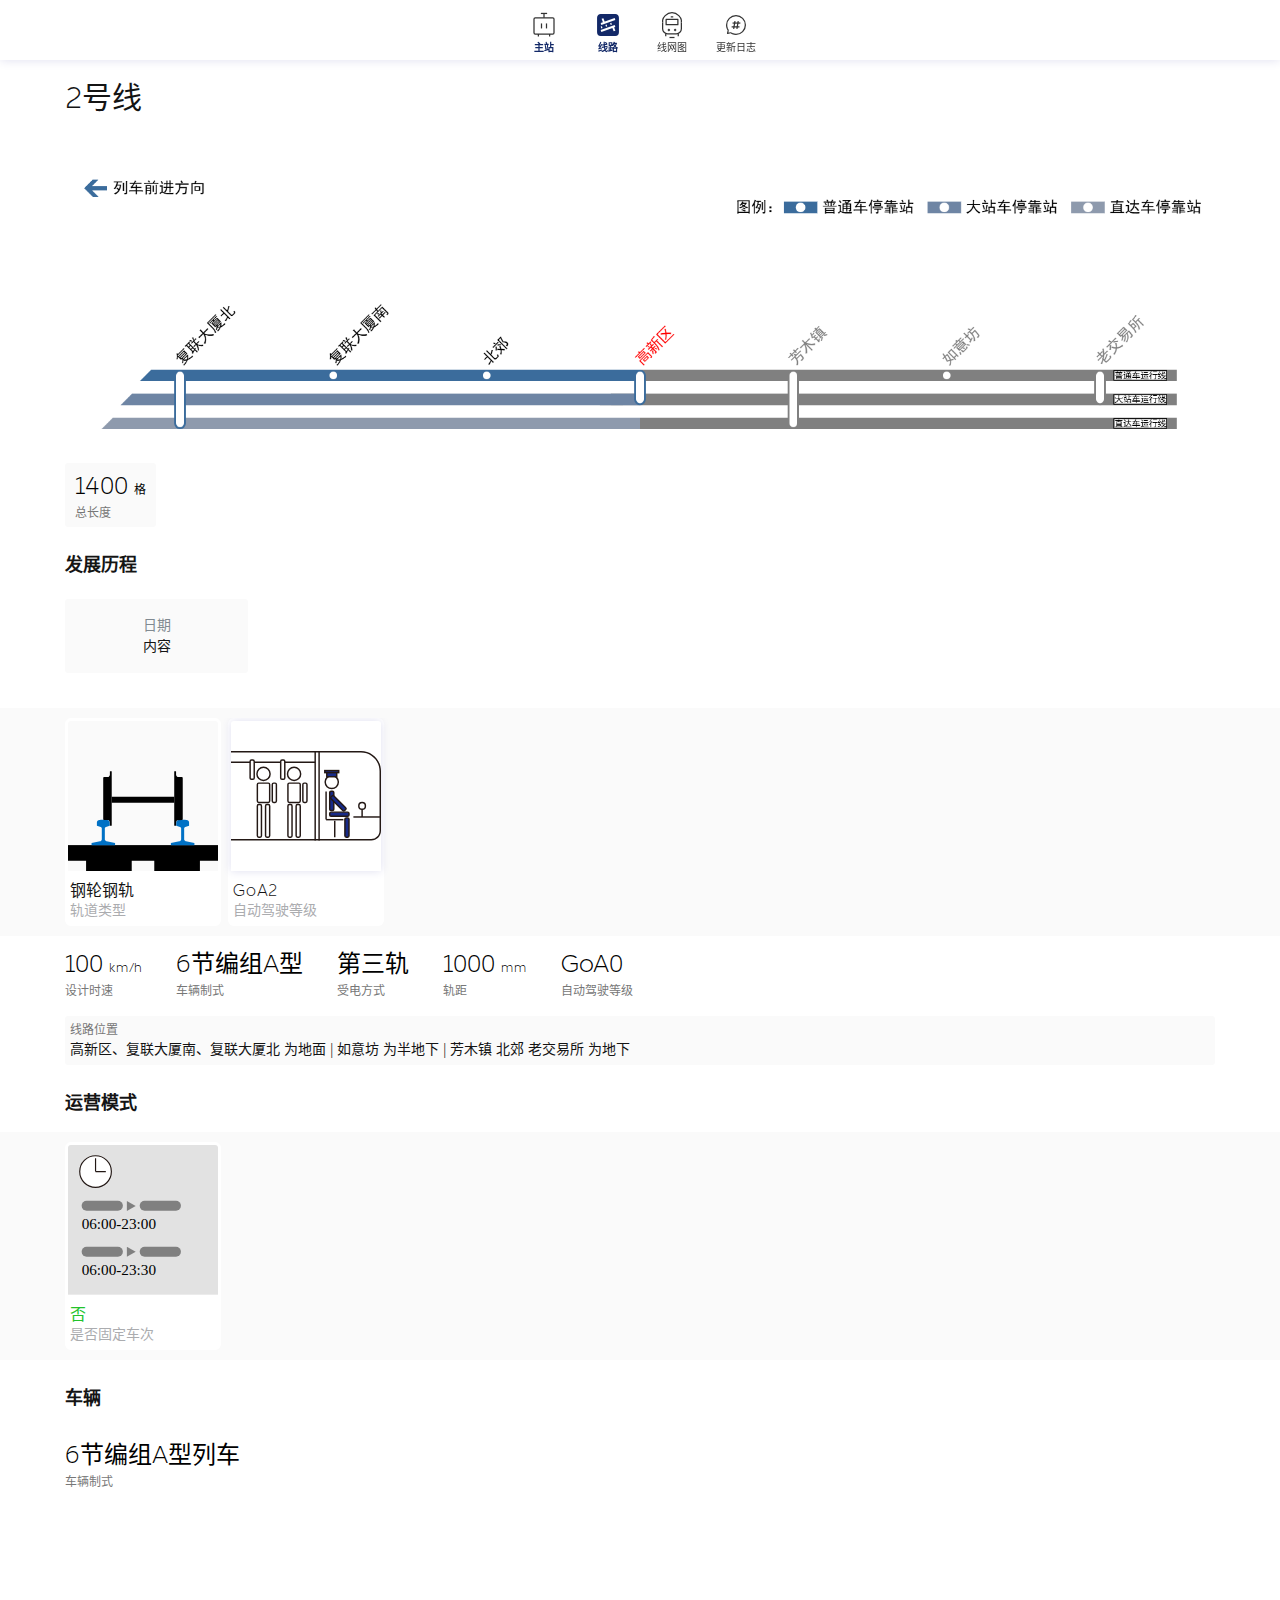
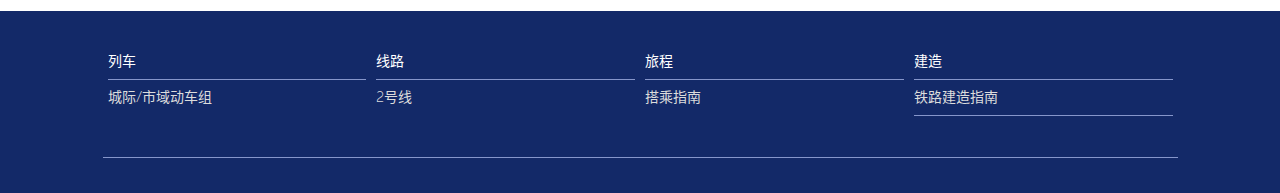
<file: railways/line2.html>
<html lang=zh-cn style><!--
--><meta charset=utf-8>
<meta http-equiv=X-UA-Compatible content="IE=edge">
<meta name=viewport content="width=device-width, initial-scale=1, shrink-to-fit=no">
<meta name=description content>
<meta name=keywords content>
<meta property=og:description content>
<style>
<!-- 字体 --> */@font-face{font-family:"FontAwesome";src:url([data-uri])format("woff2");font-weight:normal;font-style:normal}.fa{display:inline-block;font:normal normal normal 14px/1 FontAwesome;font-size:inherit;text-rendering:auto;-webkit-font-smoothing:antialiased;-moz-osx-font-smoothing:grayscale}@-webkit-keyframes fa-spin{0%{-webkit-transform:rotate(0deg);transform:rotate(0deg)}100%{-webkit-transform:rotate(359deg);transform:rotate(359deg)}}@keyframes fa-spin{0%{-webkit-transform:rotate(0deg);transform:rotate(0deg)}100%{-webkit-transform:rotate(359deg);transform:rotate(359deg)}}.fa-glass:before{content:""}.fa-music:before{content:""}.fa-search:before{content:""}.fa-envelope-o:before{content:""}.fa-heart:before{content:""}.fa-star:before{content:""}.fa-star-o:before{content:""}.fa-user:before{content:""}.fa-film:before{content:""}.fa-th-large:before{content:""}.fa-th:before{content:""}.fa-th-list:before{content:""}.fa-check:before{content:""}.fa-remove:before,.fa-close:before,.fa-times:before{content:""}.fa-search-plus:before{content:""}.fa-search-minus:before{content:""}.fa-power-off:before{content:""}.fa-signal:before{content:""}.fa-gear:before,.fa-cog:before{content:""}.fa-trash-o:before{content:""}.fa-home:before{content:""}.fa-file-o:before{content:""}.fa-clock-o:before{content:""}.fa-road:before{content:""}.fa-download:before{content:""}.fa-arrow-circle-o-down:before{content:""}.fa-arrow-circle-o-up:before{content:""}.fa-inbox:before{content:""}.fa-play-circle-o:before{content:""}.fa-rotate-right:before,.fa-repeat:before{content:""}.fa-refresh:before{content:""}.fa-list-alt:before{content:""}.fa-lock:before{content:""}.fa-flag:before{content:""}.fa-headphones:before{content:""}.fa-volume-off:before{content:""}.fa-volume-down:before{content:""}.fa-volume-up:before{content:""}.fa-qrcode:before{content:""}.fa-barcode:before{content:""}.fa-tag:before{content:""}.fa-tags:before{content:""}.fa-book:before{content:""}.fa-bookmark:before{content:""}.fa-print:before{content:""}.fa-camera:before{content:""}.fa-font:before{content:""}.fa-bold:before{content:""}.fa-italic:before{content:""}.fa-text-height:before{content:""}.fa-text-width:before{content:""}.fa-align-left:before{content:""}.fa-align-center:before{content:""}.fa-align-right:before{content:""}.fa-align-justify:before{content:""}.fa-list:before{content:""}.fa-dedent:before,.fa-outdent:before{content:""}.fa-indent:before{content:""}.fa-video-camera:before{content:""}.fa-photo:before,.fa-image:before,.fa-picture-o:before{content:""}.fa-pencil:before{content:""}.fa-map-marker:before{content:""}.fa-adjust:before{content:""}.fa-tint:before{content:""}.fa-edit:before,.fa-pencil-square-o:before{content:""}.fa-share-square-o:before{content:""}.fa-check-square-o:before{content:""}.fa-arrows:before{content:""}.fa-step-backward:before{content:""}.fa-fast-backward:before{content:""}.fa-backward:before{content:""}.fa-play:before{content:""}.fa-pause:before{content:""}.fa-stop:before{content:""}.fa-forward:before{content:""}.fa-fast-forward:before{content:""}.fa-step-forward:before{content:""}.fa-eject:before{content:""}.fa-chevron-left:before{content:""}.fa-chevron-right:before{content:""}.fa-plus-circle:before{content:""}.fa-minus-circle:before{content:""}.fa-times-circle:before{content:""}.fa-check-circle:before{content:""}.fa-question-circle:before{content:""}.fa-info-circle:before{content:""}.fa-crosshairs:before{content:""}.fa-times-circle-o:before{content:""}.fa-check-circle-o:before{content:""}.fa-ban:before{content:""}.fa-arrow-left:before{content:""}.fa-arrow-right:before{content:""}.fa-arrow-up:before{content:""}.fa-arrow-down:before{content:""}.fa-mail-forward:before,.fa-share:before{content:""}.fa-expand:before{content:""}.fa-compress:before{content:""}.fa-plus:before{content:""}.fa-minus:before{content:""}.fa-asterisk:before{content:""}.fa-exclamation-circle:before{content:""}.fa-gift:before{content:""}.fa-leaf:before{content:""}.fa-fire:before{content:""}.fa-eye:before{content:""}.fa-eye-slash:before{content:""}.fa-warning:before,.fa-exclamation-triangle:before{content:""}.fa-plane:before{content:""}.fa-calendar:before{content:""}.fa-random:before{content:""}.fa-comment:before{content:""}.fa-magnet:before{content:""}.fa-chevron-up:before{content:""}.fa-chevron-down:before{content:""}.fa-retweet:before{content:""}.fa-shopping-cart:before{content:""}.fa-folder:before{content:""}.fa-folder-open:before{content:""}.fa-arrows-v:before{content:""}.fa-arrows-h:before{content:""}.fa-bar-chart-o:before,.fa-bar-chart:before{content:""}.fa-twitter-square:before{content:""}.fa-facebook-square:before{content:""}.fa-camera-retro:before{content:""}.fa-key:before{content:""}.fa-gears:before,.fa-cogs:before{content:""}.fa-comments:before{content:""}.fa-thumbs-o-up:before{content:""}.fa-thumbs-o-down:before{content:""}.fa-star-half:before{content:""}.fa-heart-o:before{content:""}.fa-sign-out:before{content:""}.fa-linkedin-square:before{content:""}.fa-thumb-tack:before{content:""}.fa-external-link:before{content:""}.fa-sign-in:before{content:""}.fa-trophy:before{content:""}.fa-github-square:before{content:""}.fa-upload:before{content:""}.fa-lemon-o:before{content:""}.fa-phone:before{content:""}.fa-square-o:before{content:""}.fa-bookmark-o:before{content:""}.fa-phone-square:before{content:""}.fa-twitter:before{content:""}.fa-facebook-f:before,.fa-facebook:before{content:""}.fa-github:before{content:""}.fa-unlock:before{content:""}.fa-credit-card:before{content:""}.fa-feed:before,.fa-rss:before{content:""}.fa-hdd-o:before{content:""}.fa-bullhorn:before{content:""}.fa-bell:before{content:""}.fa-certificate:before{content:""}.fa-hand-o-right:before{content:""}.fa-hand-o-left:before{content:""}.fa-hand-o-up:before{content:""}.fa-hand-o-down:before{content:""}.fa-arrow-circle-left:before{content:""}.fa-arrow-circle-right:before{content:""}.fa-arrow-circle-up:before{content:""}.fa-arrow-circle-down:before{content:""}.fa-globe:before{content:""}.fa-wrench:before{content:""}.fa-tasks:before{content:""}.fa-filter:before{content:""}.fa-briefcase:before{content:""}.fa-arrows-alt:before{content:""}.fa-group:before,.fa-users:before{content:""}.fa-chain:before,.fa-link:before{content:""}.fa-cloud:before{content:""}.fa-flask:before{content:""}.fa-cut:before,.fa-scissors:before{content:""}.fa-copy:before,.fa-files-o:before{content:""}.fa-paperclip:before{content:""}.fa-save:before,.fa-floppy-o:before{content:""}.fa-square:before{content:""}.fa-navicon:before,.fa-reorder:before,.fa-bars:before{content:""}.fa-list-ul:before{content:""}.fa-list-ol:before{content:""}.fa-strikethrough:before{content:""}.fa-underline:before{content:""}.fa-table:before{content:""}.fa-magic:before{content:""}.fa-truck:before{content:""}.fa-pinterest:before{content:""}.fa-pinterest-square:before{content:""}.fa-google-plus-square:before{content:""}.fa-google-plus:before{content:""}.fa-money:before{content:""}.fa-caret-down:before{content:""}.fa-caret-up:before{content:""}.fa-caret-left:before{content:""}.fa-caret-right:before{content:""}.fa-columns:before{content:""}.fa-unsorted:before,.fa-sort:before{content:""}.fa-sort-down:before,.fa-sort-desc:before{content:""}.fa-sort-up:before,.fa-sort-asc:before{content:""}.fa-envelope:before{content:""}.fa-linkedin:before{content:""}.fa-rotate-left:before,.fa-undo:before{content:""}.fa-legal:before,.fa-gavel:before{content:""}.fa-dashboard:before,.fa-tachometer:before{content:""}.fa-comment-o:before{content:""}.fa-comments-o:before{content:""}.fa-flash:before,.fa-bolt:before{content:""}.fa-sitemap:before{content:""}.fa-umbrella:before{content:""}.fa-paste:before,.fa-clipboard:before{content:""}.fa-lightbulb-o:before{content:""}.fa-exchange:before{content:""}.fa-cloud-download:before{content:""}.fa-cloud-upload:before{content:""}.fa-user-md:before{content:""}.fa-stethoscope:before{content:""}.fa-suitcase:before{content:""}.fa-bell-o:before{content:""}.fa-coffee:before{content:""}.fa-cutlery:before{content:""}.fa-file-text-o:before{content:""}.fa-building-o:before{content:""}.fa-hospital-o:before{content:""}.fa-ambulance:before{content:""}.fa-medkit:before{content:""}.fa-fighter-jet:before{content:""}.fa-beer:before{content:""}.fa-h-square:before{content:""}.fa-plus-square:before{content:""}.fa-angle-double-left:before{content:""}.fa-angle-double-right:before{content:""}.fa-angle-double-up:before{content:""}.fa-angle-double-down:before{content:""}.fa-angle-left:before{content:""}.fa-angle-right:before{content:""}.fa-angle-up:before{content:""}.fa-angle-down:before{content:""}.fa-desktop:before{content:""}.fa-laptop:before{content:""}.fa-tablet:before{content:""}.fa-mobile-phone:before,.fa-mobile:before{content:""}.fa-circle-o:before{content:""}.fa-quote-left:before{content:""}.fa-quote-right:before{content:""}.fa-spinner:before{content:""}.fa-circle:before{content:""}.fa-mail-reply:before,.fa-reply:before{content:""}.fa-github-alt:before{content:""}.fa-folder-o:before{content:""}.fa-folder-open-o:before{content:""}.fa-smile-o:before{content:""}.fa-frown-o:before{content:""}.fa-meh-o:before{content:""}.fa-gamepad:before{content:""}.fa-keyboard-o:before{content:""}.fa-flag-o:before{content:""}.fa-flag-checkered:before{content:""}.fa-terminal:before{content:""}.fa-code:before{content:""}.fa-mail-reply-all:before,.fa-reply-all:before{content:""}.fa-star-half-empty:before,.fa-star-half-full:before,.fa-star-half-o:before{content:""}.fa-location-arrow:before{content:""}.fa-crop:before{content:""}.fa-code-fork:before{content:""}.fa-unlink:before,.fa-chain-broken:before{content:""}.fa-question:before{content:""}.fa-info:before{content:""}.fa-exclamation:before{content:""}.fa-superscript:before{content:""}.fa-subscript:before{content:""}.fa-eraser:before{content:""}.fa-puzzle-piece:before{content:""}.fa-microphone:before{content:""}.fa-microphone-slash:before{content:""}.fa-shield:before{content:""}.fa-calendar-o:before{content:""}.fa-fire-extinguisher:before{content:""}.fa-rocket:before{content:""}.fa-maxcdn:before{content:""}.fa-chevron-circle-left:before{content:""}.fa-chevron-circle-right:before{content:""}.fa-chevron-circle-up:before{content:""}.fa-chevron-circle-down:before{content:""}.fa-html5:before{content:""}.fa-css3:before{content:""}.fa-anchor:before{content:""}.fa-unlock-alt:before{content:""}.fa-bullseye:before{content:""}.fa-ellipsis-h:before{content:""}.fa-ellipsis-v:before{content:""}.fa-rss-square:before{content:""}.fa-play-circle:before{content:""}.fa-ticket:before{content:""}.fa-minus-square:before{content:""}.fa-minus-square-o:before{content:""}.fa-level-up:before{content:""}.fa-level-down:before{content:""}.fa-check-square:before{content:""}.fa-pencil-square:before{content:""}.fa-external-link-square:before{content:""}.fa-share-square:before{content:""}.fa-compass:before{content:""}.fa-toggle-down:before,.fa-caret-square-o-down:before{content:""}.fa-toggle-up:before,.fa-caret-square-o-up:before{content:""}.fa-toggle-right:before,.fa-caret-square-o-right:before{content:""}.fa-euro:before,.fa-eur:before{content:""}.fa-gbp:before{content:""}.fa-dollar:before,.fa-usd:before{content:""}.fa-rupee:before,.fa-inr:before{content:""}.fa-cny:before,.fa-rmb:before,.fa-yen:before,.fa-jpy:before{content:""}.fa-ruble:before,.fa-rouble:before,.fa-rub:before{content:""}.fa-won:before,.fa-krw:before{content:""}.fa-bitcoin:before,.fa-btc:before{content:""}.fa-file:before{content:""}.fa-file-text:before{content:""}.fa-sort-alpha-asc:before{content:""}.fa-sort-alpha-desc:before{content:""}.fa-sort-amount-asc:before{content:""}.fa-sort-amount-desc:before{content:""}.fa-sort-numeric-asc:before{content:""}.fa-sort-numeric-desc:before{content:""}.fa-thumbs-up:before{content:""}.fa-thumbs-down:before{content:""}.fa-youtube-square:before{content:""}.fa-youtube:before{content:""}.fa-xing:before{content:""}.fa-xing-square:before{content:""}.fa-youtube-play:before{content:""}.fa-dropbox:before{content:""}.fa-stack-overflow:before{content:""}.fa-instagram:before{content:""}.fa-flickr:before{content:""}.fa-adn:before{content:""}.fa-bitbucket:before{content:""}.fa-bitbucket-square:before{content:""}.fa-tumblr:before{content:""}.fa-tumblr-square:before{content:""}.fa-long-arrow-down:before{content:""}.fa-long-arrow-up:before{content:""}.fa-long-arrow-left:before{content:""}.fa-long-arrow-right:before{content:""}.fa-apple:before{content:""}.fa-windows:before{content:""}.fa-android:before{content:""}.fa-linux:before{content:""}.fa-dribbble:before{content:""}.fa-skype:before{content:""}.fa-foursquare:before{content:""}.fa-trello:before{content:""}.fa-female:before{content:""}.fa-male:before{content:""}.fa-gittip:before,.fa-gratipay:before{content:""}.fa-sun-o:before{content:""}.fa-moon-o:before{content:""}.fa-archive:before{content:""}.fa-bug:before{content:""}.fa-vk:before{content:""}.fa-weibo:before{content:""}.fa-renren:before{content:""}.fa-pagelines:before{content:""}.fa-stack-exchange:before{content:""}.fa-arrow-circle-o-right:before{content:""}.fa-arrow-circle-o-left:before{content:""}.fa-toggle-left:before,.fa-caret-square-o-left:before{content:""}.fa-dot-circle-o:before{content:""}.fa-wheelchair:before{content:""}.fa-vimeo-square:before{content:""}.fa-turkish-lira:before,.fa-try:before{content:""}.fa-plus-square-o:before{content:""}.fa-space-shuttle:before{content:""}.fa-slack:before{content:""}.fa-envelope-square:before{content:""}.fa-wordpress:before{content:""}.fa-openid:before{content:""}.fa-institution:before,.fa-bank:before,.fa-university:before{content:""}.fa-mortar-board:before,.fa-graduation-cap:before{content:""}.fa-yahoo:before{content:""}.fa-google:before{content:""}.fa-reddit:before{content:""}.fa-reddit-square:before{content:""}.fa-stumbleupon-circle:before{content:""}.fa-stumbleupon:before{content:""}.fa-delicious:before{content:""}.fa-digg:before{content:""}.fa-pied-piper:before{content:""}.fa-pied-piper-alt:before{content:""}.fa-drupal:before{content:""}.fa-joomla:before{content:""}.fa-language:before{content:""}.fa-fax:before{content:""}.fa-building:before{content:""}.fa-child:before{content:""}.fa-paw:before{content:""}.fa-spoon:before{content:""}.fa-cube:before{content:""}.fa-cubes:before{content:""}.fa-behance:before{content:""}.fa-behance-square:before{content:""}.fa-steam:before{content:""}.fa-steam-square:before{content:""}.fa-recycle:before{content:""}.fa-automobile:before,.fa-car:before{content:""}.fa-cab:before,.fa-taxi:before{content:""}.fa-tree:before{content:""}.fa-spotify:before{content:""}.fa-deviantart:before{content:""}.fa-soundcloud:before{content:""}.fa-database:before{content:""}.fa-file-pdf-o:before{content:""}.fa-file-word-o:before{content:""}.fa-file-excel-o:before{content:""}.fa-file-powerpoint-o:before{content:""}.fa-file-photo-o:before,.fa-file-picture-o:before,.fa-file-image-o:before{content:""}.fa-file-zip-o:before,.fa-file-archive-o:before{content:""}.fa-file-sound-o:before,.fa-file-audio-o:before{content:""}.fa-file-movie-o:before,.fa-file-video-o:before{content:""}.fa-file-code-o:before{content:""}.fa-vine:before{content:""}.fa-codepen:before{content:""}.fa-jsfiddle:before{content:""}.fa-life-bouy:before,.fa-life-buoy:before,.fa-life-saver:before,.fa-support:before,.fa-life-ring:before{content:""}.fa-circle-o-notch:before{content:""}.fa-ra:before,.fa-rebel:before{content:""}.fa-ge:before,.fa-empire:before{content:""}.fa-git-square:before{content:""}.fa-git:before{content:""}.fa-y-combinator-square:before,.fa-yc-square:before,.fa-hacker-news:before{content:""}.fa-tencent-weibo:before{content:""}.fa-qq:before{content:""}.fa-wechat:before,.fa-weixin:before{content:""}.fa-send:before,.fa-paper-plane:before{content:""}.fa-send-o:before,.fa-paper-plane-o:before{content:""}.fa-history:before{content:""}.fa-circle-thin:before{content:""}.fa-header:before{content:""}.fa-paragraph:before{content:""}.fa-sliders:before{content:""}.fa-share-alt:before{content:""}.fa-share-alt-square:before{content:""}.fa-bomb:before{content:""}.fa-soccer-ball-o:before,.fa-futbol-o:before{content:""}.fa-tty:before{content:""}.fa-binoculars:before{content:""}.fa-plug:before{content:""}.fa-slideshare:before{content:""}.fa-twitch:before{content:""}.fa-yelp:before{content:""}.fa-newspaper-o:before{content:""}.fa-wifi:before{content:""}.fa-calculator:before{content:""}.fa-paypal:before{content:""}.fa-google-wallet:before{content:""}.fa-cc-visa:before{content:""}.fa-cc-mastercard:before{content:""}.fa-cc-discover:before{content:""}.fa-cc-amex:before{content:""}.fa-cc-paypal:before{content:""}.fa-cc-stripe:before{content:""}.fa-bell-slash:before{content:""}.fa-bell-slash-o:before{content:""}.fa-trash:before{content:""}.fa-copyright:before{content:""}.fa-at:before{content:""}.fa-eyedropper:before{content:""}.fa-paint-brush:before{content:""}.fa-birthday-cake:before{content:""}.fa-area-chart:before{content:""}.fa-pie-chart:before{content:""}.fa-line-chart:before{content:""}.fa-lastfm:before{content:""}.fa-lastfm-square:before{content:""}.fa-toggle-off:before{content:""}.fa-toggle-on:before{content:""}.fa-bicycle:before{content:""}.fa-bus:before{content:""}.fa-ioxhost:before{content:""}.fa-angellist:before{content:""}.fa-cc:before{content:""}.fa-shekel:before,.fa-sheqel:before,.fa-ils:before{content:""}.fa-meanpath:before{content:""}.fa-buysellads:before{content:""}.fa-connectdevelop:before{content:""}.fa-dashcube:before{content:""}.fa-forumbee:before{content:""}.fa-leanpub:before{content:""}.fa-sellsy:before{content:""}.fa-shirtsinbulk:before{content:""}.fa-simplybuilt:before{content:""}.fa-skyatlas:before{content:""}.fa-cart-plus:before{content:""}.fa-cart-arrow-down:before{content:""}.fa-diamond:before{content:""}.fa-ship:before{content:""}.fa-user-secret:before{content:""}.fa-motorcycle:before{content:""}.fa-street-view:before{content:""}.fa-heartbeat:before{content:""}.fa-venus:before{content:""}.fa-mars:before{content:""}.fa-mercury:before{content:""}.fa-intersex:before,.fa-transgender:before{content:""}.fa-transgender-alt:before{content:""}.fa-venus-double:before{content:""}.fa-mars-double:before{content:""}.fa-venus-mars:before{content:""}.fa-mars-stroke:before{content:""}.fa-mars-stroke-v:before{content:""}.fa-mars-stroke-h:before{content:""}.fa-neuter:before{content:""}.fa-genderless:before{content:""}.fa-facebook-official:before{content:""}.fa-pinterest-p:before{content:""}.fa-whatsapp:before{content:""}.fa-server:before{content:""}.fa-user-plus:before{content:""}.fa-user-times:before{content:""}.fa-hotel:before,.fa-bed:before{content:""}.fa-viacoin:before{content:""}.fa-train:before{content:""}.fa-subway:before{content:""}.fa-medium:before{content:""}.fa-yc:before,.fa-y-combinator:before{content:""}.fa-optin-monster:before{content:""}.fa-opencart:before{content:""}.fa-expeditedssl:before{content:""}.fa-battery-4:before,.fa-battery-full:before{content:""}.fa-battery-3:before,.fa-battery-three-quarters:before{content:""}.fa-battery-2:before,.fa-battery-half:before{content:""}.fa-battery-1:before,.fa-battery-quarter:before{content:""}.fa-battery-0:before,.fa-battery-empty:before{content:""}.fa-mouse-pointer:before{content:""}.fa-i-cursor:before{content:""}.fa-object-group:before{content:""}.fa-object-ungroup:before{content:""}.fa-sticky-note:before{content:""}.fa-sticky-note-o:before{content:""}.fa-cc-jcb:before{content:""}.fa-cc-diners-club:before{content:""}.fa-clone:before{content:""}.fa-balance-scale:before{content:""}.fa-hourglass-o:before{content:""}.fa-hourglass-1:before,.fa-hourglass-start:before{content:""}.fa-hourglass-2:before,.fa-hourglass-half:before{content:""}.fa-hourglass-3:before,.fa-hourglass-end:before{content:""}.fa-hourglass:before{content:""}.fa-hand-grab-o:before,.fa-hand-rock-o:before{content:""}.fa-hand-stop-o:before,.fa-hand-paper-o:before{content:""}.fa-hand-scissors-o:before{content:""}.fa-hand-lizard-o:before{content:""}.fa-hand-spock-o:before{content:""}.fa-hand-pointer-o:before{content:""}.fa-hand-peace-o:before{content:""}.fa-trademark:before{content:""}.fa-registered:before{content:""}.fa-creative-commons:before{content:""}.fa-gg:before{content:""}.fa-gg-circle:before{content:""}.fa-tripadvisor:before{content:""}.fa-odnoklassniki:before{content:""}.fa-odnoklassniki-square:before{content:""}.fa-get-pocket:before{content:""}.fa-wikipedia-w:before{content:""}.fa-safari:before{content:""}.fa-chrome:before{content:""}.fa-firefox:before{content:""}.fa-opera:before{content:""}.fa-internet-explorer:before{content:""}.fa-tv:before,.fa-television:before{content:""}.fa-contao:before{content:""}.fa-500px:before{content:""}.fa-amazon:before{content:""}.fa-calendar-plus-o:before{content:""}.fa-calendar-minus-o:before{content:""}.fa-calendar-times-o:before{content:""}.fa-calendar-check-o:before{content:""}.fa-industry:before{content:""}.fa-map-pin:before{content:""}.fa-map-signs:before{content:""}.fa-map-o:before{content:""}.fa-map:before{content:""}.fa-commenting:before{content:""}.fa-commenting-o:before{content:""}.fa-houzz:before{content:""}.fa-vimeo:before{content:""}.fa-black-tie:before{content:""}.fa-fonticons:before{content:""}.fa-reddit-alien:before{content:""}.fa-edge:before{content:""}.fa-credit-card-alt:before{content:""}.fa-codiepie:before{content:""}.fa-modx:before{content:""}.fa-fort-awesome:before{content:""}.fa-usb:before{content:""}.fa-product-hunt:before{content:""}.fa-mixcloud:before{content:""}.fa-scribd:before{content:""}.fa-pause-circle:before{content:""}.fa-pause-circle-o:before{content:""}.fa-stop-circle:before{content:""}.fa-stop-circle-o:before{content:""}.fa-shopping-bag:before{content:""}.fa-shopping-basket:before{content:""}.fa-hashtag:before{content:""}.fa-bluetooth:before{content:""}.fa-bluetooth-b:before{content:""}.fa-percent:before{content:""}</style>
<style>html{-ms-text-size-adjust:100%;-webkit-text-size-adjust:100%}a:active,a:hover{outline-width:0}strong{font-weight:bolder}img{border-style:none}button::-moz-focus-inner,input::-moz-focus-inner{border:0;padding:0}button:-moz-focusring,input:-moz-focusring{outline:1px dotted ButtonText}[type=number]::-webkit-inner-spin-button,[type=number]::-webkit-outer-spin-button{height:auto}[type=search]::-webkit-search-cancel-button,[type=search]::-webkit-search-decoration{-webkit-appearance:none}html{-webkit-box-sizing:border-box;box-sizing:border-box}*,::after,::before{-webkit-box-sizing:inherit;box-sizing:inherit}@-ms-viewport{width:device-width}html{font-size:16px;-webkit-tap-highlight-color:transparent}body{line-height:1.5;background-color:#fff}[tabindex="-1"]:focus{outline:0!important}h2{margin-top:0}p{margin-top:0;margin-bottom:0.5rem}a:focus,a:hover{color:#01A2E1;text-decoration:underline}a:focus{outline:5px auto -webkit-focus-ring-color;outline-offset:-2px}a:not([href]):not([tabindex]){color:inherit;text-decoration:none}a:not([href]):not([tabindex]):focus,a:not([href]):not([tabindex]):hover{color:inherit;text-decoration:none}a:not([href]):not([tabindex]):focus{outline:0}img{vertical-align:middle}a{-ms-touch-action:manipulation;touch-action:manipulation}button:focus{outline:1px dotted;outline:5px auto -webkit-focus-ring-color}input[type=checkbox]:disabled,input[type=radio]:disabled{cursor:not-allowed}h2{margin-bottom:.5rem;font-weight:500;line-height:1.1;color:inherit}h2{font-size:2rem}.blockquote-footer::before{content:"— "}.blockquote-reverse .blockquote-footer::before{content:""}.blockquote-reverse .blockquote-footer::after{content:" —"}.container{width:100%;margin-left:auto;margin-right:auto;padding-left:15px;padding-right:15px}.container::after{content:"";display:table;clear:both}.col-lg-1,.col-lg-2,.col-lg-3,.col-lg-6,.col-md-2,.col-md-3,.col-md-6,.col-sm-1,.col-sm-10,.col-sm-12,.col-sm-3,.col-sm-4,.col-sm-6,.col-xl-3,.col-el-1,.col-el-2,.col-el-3,.col-xs-12,.col-xs-3,.col-xs-6{position:relative;min-height:1px;padding-right:8px;padding-left:8px;padding-top:8px;padding-bottom:8px}@media (max-width:820px){.row{margin-left:-5px;margin-right:-5px}.col-lg-1,.col-lg-2,.col-lg-3,.col-lg-6,.col-md-2,.col-md-3,.col-md-6,.col-sm-1,.col-sm-10,.col-sm-12,.col-sm-3,.col-sm-4,.col-sm-6,.col-xl-3,.col-el-1,.col-el-2,.col-el-3,.col-xs-12,.col-xs-3,.col-xs-6{padding-right:5px!important;padding-left:5px!important;padding-top:5px;padding-bottom:5px}}@media (min-width:821px) and (max-width:1280px){.container{width:calc(100% - 100px);position:relative}.row{margin-left:-5px;margin-right:-5px}.col-lg-1,.col-lg-2,.col-lg-3,.col-lg-6,.col-md-2,.col-md-3,.col-md-6,.col-sm-1,.col-sm-10,.col-sm-12,.col-sm-3,.col-sm-4,.col-sm-6,.col-xl-3,.col-el-1,.col-el-2,.col-el-3,.col-xs-12,.col-xs-3,.col-xs-6{padding-right:5px!important;padding-left:5px!important;padding-top:5px;padding-bottom:5px}}@media (min-width:1281px) and (max-width:1599px){.container{width:calc(100% - 200px);position:relative}.row{margin-left:-8px;margin-right:-8px}.col-lg-1,.col-lg-2,.col-lg-3,.col-lg-6,.col-md-2,.col-md-3,.col-md-6,.col-sm-1,.col-sm-10,.col-sm-12,.col-sm-3,.col-sm-4,.col-sm-6,.col-xl-3,.col-el-1,.col-el-2,.col-el-3,.col-xs-12,.col-xs-3,.col-xs-6{padding-right:8px!important;padding-left:8px!important;padding-top:8px;padding-bottom:8px}}@media (min-width:1600px){.container{width:calc(100% - 320px);position:relative}.row{margin-left:-8px;margin-right:-8px}}@media (min-width:1900px){.container{width:calc(100% - 360px);position:relative}.row{margin-left:-12px;margin-right:-12px}.col-lg-1,.col-lg-2,.col-lg-3,.col-lg-6,.col-md-2,.col-md-3,.col-md-6,.col-sm-1,.col-sm-10,.col-sm-12,.col-sm-3,.col-sm-4,.col-sm-6,.col-xl-3,.col-el-1,.col-el-2,.col-el-3,.col-xs-12,.col-xs-3,.col-xs-6{padding-right:12px;padding-left:12px;padding-top:12px;padding-bottom:12px}}@media (min-width:2560px){.container{width:calc(100% - 400px);position:relative}}@media (min-width:3200px){.container{width:calc(100% - 800px);position:relative}}.container-right::after{content:"";display:table;clear:both}.container-fluid::after{content:"";display:table;clear:both}.row::after{content:"";display:table;clear:both}.col-xs-3{float:left;width:25%}.col-xs-6{float:left;width:50%}.col-xs-12{float:left;width:100%}@media (min-width:544px){.col-sm-1{float:left;width:8.333333%}.col-sm-3{float:left;width:25%}.col-sm-4{float:left;width:33.333333%}.col-sm-6{float:left;width:50%}.col-sm-10{float:left;width:83.333333%}.col-sm-12{float:left;width:100%}}@media (min-width:769px){.col-md-2{float:left;width:16.666667%}.col-md-3{float:left;width:25%}.col-md-6{float:left;width:50%}}@media (min-width:1280px){.col-lg-1{float:left;width:8.333333%}.col-lg-2{float:left;width:16.666667%}.col-lg-3{float:left;width:25%}.col-lg-6{float:left;width:50%}}@media (min-width:1440px){.col-xl-3{float:left;width:25%}}@media (min-width:2560px){.col-el-1{float:left;width:8.333333%}.col-el-2{float:left;width:16.666667%}.col-el-3{float:left;width:25%}}.table-hover tbody tr:hover{background:#E7F6F8}.table-hover-col tbody td:hover{background-color:rgba(0,0,0,.075)}.table-hover .table-active:hover{background-color:rgba(0,0,0,.075)}.table-hover .table-active:hover>td,.table-hover .table-active:hover>th{background-color:rgba(0,0,0,.075)}.table-hover .table-success:hover{background-color:#d0e9c6}.table-hover .table-success:hover>td,.table-hover .table-success:hover>th{background-color:#d0e9c6}.table-hover .table-info:hover{background-color:#c4e3f3}.table-hover .table-info:hover>td,.table-hover .table-info:hover>th{background-color:#c4e3f3}.table-hover .table-warning:hover{background-color:#faf2cc}.table-hover .table-warning:hover>td,.table-hover .table-warning:hover>th{background-color:#faf2cc}.table-hover .table-danger:hover{background-color:#ebcccc}.table-hover .table-danger:hover>td,.table-hover .table-danger:hover>th{background-color:#ebcccc}.form-control::-ms-expand{background-color:transparent;border:0}.form-control:focus{color:#55595c;background-color:#fff;border-color:#66afe9;outline:0}.form-control::-webkit-input-placeholder{color:#999;opacity:1}.form-control::-moz-placeholder{color:#999;opacity:1}.form-control:-ms-input-placeholder{color:#999;opacity:1}.form-control::placeholder{color:#999;opacity:1}.form-control:disabled{background-color:#eceeef;opacity:1}.form-control:disabled{cursor:not-allowed}select.form-control:focus::-ms-value{color:#55595c;background-color:#fff}.btn.active:focus,.btn:active.focus,.btn:active:focus,.btn:focus{outline:5px auto -webkit-focus-ring-color;outline-offset:-2px}.btn:focus,.btn:hover{text-decoration:none}.btn:active{background-image:none;outline:0}.btn:disabled{cursor:not-allowed;opacity:.65}.btn-primary:hover{color:#fff;background-color:#025aa5;border-color:#01549b}.btn-primary:focus{color:#fff;background-color:#025aa5;border-color:#01549b}.btn-primary:active{color:#fff;background-color:#025aa5;border-color:#01549b;background-image:none}.btn-primary.active:focus,.btn-primary.active:hover,.btn-primary:active.focus,.btn-primary:active:focus,.btn-primary:active:hover,.open>.btn-primary.dropdown-toggle:focus,.open>.btn-primary.dropdown-toggle:hover{color:#fff;background-color:#014682;border-color:#01315a}.btn-primary.disabled:focus,.btn-primary:disabled.focus,.btn-primary:disabled:focus{background-color:#01A2E1;border-color:#01A2E1}.btn-primary.disabled:hover,.btn-primary:disabled:hover{background-color:#01A2E1;border-color:#01A2E1}.btn-secondary:hover{color:#EFEFEF;background-color:#e6e6e6;border-color:#adadad}.btn-secondary:focus{color:#EFEFEF;background-color:#e6e6e6;border-color:#adadad}.btn-secondary:active{color:#EFEFEF;background-color:#e6e6e6;border-color:#adadad;background-image:none}.btn-secondary.active:focus,.btn-secondary.active:hover,.btn-secondary:active.focus,.btn-secondary:active:focus,.btn-secondary:active:hover,.open>.btn-secondary.dropdown-toggle:focus,.open>.btn-secondary.dropdown-toggle:hover{color:#EFEFEF;background-color:#d4d4d4;border-color:#8c8c8c}.btn-secondary.disabled:focus,.btn-secondary:disabled.focus,.btn-secondary:disabled:focus{background-color:#fff;border-color:#ccc}.btn-secondary.disabled:hover,.btn-secondary:disabled:hover{background-color:#fff;border-color:#ccc}.btn-info:hover{color:#fff;background-color:#31b0d5;border-color:#2aabd2}.btn-info:focus{color:#fff;background-color:#31b0d5;border-color:#2aabd2}.btn-info:active{color:#fff;background-color:#31b0d5;border-color:#2aabd2;background-image:none}.btn-info.active:focus,.btn-info.active:hover,.btn-info:active.focus,.btn-info:active:focus,.btn-info:active:hover,.open>.btn-info.dropdown-toggle:focus,.open>.btn-info.dropdown-toggle:hover{color:#fff;background-color:#269abc;border-color:#1f7e9a}.btn-info.disabled:focus,.btn-info:disabled.focus,.btn-info:disabled:focus{background-color:#132968;border-color:#132968}.btn-info.disabled:hover,.btn-info:disabled:hover{background-color:#132968;border-color:#132968}.btn-success:hover{color:#fff;background-color:#22AA44;border-color:#419641}.btn-success:focus{color:#fff;background-color:#22AA44;border-color:#419641}.btn-success:active{color:#fff;background-color:#22AA44;border-color:#419641;background-image:none}.btn-success.active:focus,.btn-success.active:hover,.btn-success:active.focus,.btn-success:active:focus,.btn-success:active:hover,.open>.btn-success.dropdown-toggle:focus,.open>.btn-success.dropdown-toggle:hover{color:#fff;background-color:#398439;border-color:#2d672d}.btn-success.disabled:focus,.btn-success:disabled.focus,.btn-success:disabled:focus{background-color:#22C32B;border-color:#22C32B}.btn-success.disabled:hover,.btn-success:disabled:hover{background-color:#22C32B;border-color:#22C32B}.btn-warning:hover{color:#fff;background-color:#ec971f;border-color:#eb9316}.btn-warning:focus{color:#fff;background-color:#ec971f;border-color:#eb9316}.btn-warning:active{color:#fff;background-color:#ec971f;border-color:#eb9316;background-image:none}.btn-warning.active:focus,.btn-warning.active:hover,.btn-warning:active.focus,.btn-warning:active:focus,.btn-warning:active:hover,.open>.btn-warning.dropdown-toggle:focus,.open>.btn-warning.dropdown-toggle:hover{color:#fff;background-color:#d58512;border-color:#b06d0f}.btn-warning.disabled:focus,.btn-warning:disabled.focus,.btn-warning:disabled:focus{background-color:#FF9500;border-color:#FF9500}.btn-warning.disabled:hover,.btn-warning:disabled:hover{background-color:#FF9500;border-color:#FF9500}.btn-danger:hover{color:#fff;background-color:#c9302c;border-color:#c12e2a}.btn-danger:focus{color:#fff;background-color:#c9302c;border-color:#c12e2a}.btn-danger:active{color:#fff;background-color:#c9302c;border-color:#c12e2a;background-image:none}.btn-danger.active:focus,.btn-danger.active:hover,.btn-danger:active.focus,.btn-danger:active:focus,.btn-danger:active:hover,.open>.btn-danger.dropdown-toggle:focus,.open>.btn-danger.dropdown-toggle:hover{color:#fff;background-color:#ac2925;border-color:#8b211e}.btn-danger.disabled:focus,.btn-danger:disabled.focus,.btn-danger:disabled:focus{background-color:#d9534f;border-color:#d9534f}.btn-danger.disabled:hover,.btn-danger:disabled:hover{background-color:#d9534f;border-color:#d9534f}.btn-outline-primary:hover{color:#fff;background-color:#01A2E1;border-color:#01A2E1}.btn-outline-primary:focus{color:#fff;background-color:#01A2E1;border-color:#01A2E1}.btn-outline-primary:active{color:#fff;background-color:#01A2E1;border-color:#01A2E1}.btn-outline-primary.active:focus,.btn-outline-primary.active:hover,.btn-outline-primary:active.focus,.btn-outline-primary:active:focus,.btn-outline-primary:active:hover,.open>.btn-outline-primary.dropdown-toggle:focus,.open>.btn-outline-primary.dropdown-toggle:hover{color:#fff;background-color:#014682;border-color:#01315a}.btn-outline-primary.disabled:focus,.btn-outline-primary:disabled.focus,.btn-outline-primary:disabled:focus{border-color:#43a7fd}.btn-outline-primary.disabled:hover,.btn-outline-primary:disabled:hover{border-color:#43a7fd}.btn-outline-secondary:hover{color:#fff;background-color:#ccc;border-color:#ccc}.btn-outline-secondary:focus{color:#fff;background-color:#ccc;border-color:#ccc}.btn-outline-secondary:active{color:#fff;background-color:#ccc;border-color:#ccc}.btn-outline-secondary.active:focus,.btn-outline-secondary.active:hover,.btn-outline-secondary:active.focus,.btn-outline-secondary:active:focus,.btn-outline-secondary:active:hover,.open>.btn-outline-secondary.dropdown-toggle:focus,.open>.btn-outline-secondary.dropdown-toggle:hover{color:#fff;background-color:#a1a1a1;border-color:#8c8c8c}.btn-outline-secondary.disabled:focus,.btn-outline-secondary:disabled.focus,.btn-outline-secondary:disabled:focus{border-color:#fff}.btn-outline-secondary.disabled:hover,.btn-outline-secondary:disabled:hover{border-color:#fff}.btn-outline-info:hover{color:#fff;background-color:#132968;border-color:#132968}.btn-outline-info:focus{color:#fff;background-color:#132968;border-color:#132968}.btn-outline-info:active{color:#fff;background-color:#132968;border-color:#132968}.btn-outline-info.active:focus,.btn-outline-info.active:hover,.btn-outline-info:active.focus,.btn-outline-info:active:focus,.btn-outline-info:active:hover,.open>.btn-outline-info.dropdown-toggle:focus,.open>.btn-outline-info.dropdown-toggle:hover{color:#fff;background-color:#269abc;border-color:#1f7e9a}.btn-outline-info.disabled:focus,.btn-outline-info:disabled.focus,.btn-outline-info:disabled:focus{border-color:#b0e1ef}.btn-outline-info.disabled:hover,.btn-outline-info:disabled:hover{border-color:#b0e1ef}.btn-outline-success:hover{color:#fff;background-color:#22C32B;border-color:#22C32B}.btn-outline-success:focus{color:#fff;background-color:#22C32B;border-color:#22C32B}.btn-outline-success:active{color:#fff;background-color:#22C32B;border-color:#22C32B}.btn-outline-success.active:focus,.btn-outline-success.active:hover,.btn-outline-success:active.focus,.btn-outline-success:active:focus,.btn-outline-success:active:hover,.open>.btn-outline-success.dropdown-toggle:focus,.open>.btn-outline-success.dropdown-toggle:hover{color:#fff;background-color:#398439;border-color:#2d672d}.btn-outline-success.disabled:focus,.btn-outline-success:disabled.focus,.btn-outline-success:disabled:focus{border-color:#a3d7a3}.btn-outline-success.disabled:hover,.btn-outline-success:disabled:hover{border-color:#a3d7a3}.btn-outline-warning:hover{color:#fff;background-color:#FF9500;border-color:#FF9500}.btn-outline-warning:focus{color:#fff;background-color:#FF9500;border-color:#FF9500}.btn-outline-warning:active{color:#fff;background-color:#FF9500;border-color:#FF9500}.btn-outline-warning.active:focus,.btn-outline-warning.active:hover,.btn-outline-warning:active.focus,.btn-outline-warning:active:focus,.btn-outline-warning:active:hover,.open>.btn-outline-warning.dropdown-toggle:focus,.open>.btn-outline-warning.dropdown-toggle:hover{color:#fff;background-color:#d58512;border-color:#b06d0f}.btn-outline-warning.disabled:focus,.btn-outline-warning:disabled.focus,.btn-outline-warning:disabled:focus{border-color:#f8d9ac}.btn-outline-warning.disabled:hover,.btn-outline-warning:disabled:hover{border-color:#f8d9ac}.btn-outline-danger:hover{color:#fff;background-color:#d9534f;border-color:#d9534f}.btn-outline-danger:focus{color:#fff;background-color:#d9534f;border-color:#d9534f}.btn-outline-danger:active{color:#fff;background-color:#d9534f;border-color:#d9534f}.btn-outline-danger.active:focus,.btn-outline-danger.active:hover,.btn-outline-danger:active.focus,.btn-outline-danger:active:focus,.btn-outline-danger:active:hover,.open>.btn-outline-danger.dropdown-toggle:focus,.open>.btn-outline-danger.dropdown-toggle:hover{color:#fff;background-color:#ac2925;border-color:#8b211e}.btn-outline-danger.disabled:focus,.btn-outline-danger:disabled.focus,.btn-outline-danger:disabled:focus{border-color:#eba5a3}.btn-outline-danger.disabled:hover,.btn-outline-danger:disabled:hover{border-color:#eba5a3}.btn-link:active,.btn-link:disabled{background-color:transparent}.btn-link:active,.btn-link:focus{border-color:transparent}.btn-link:hover{border-color:transparent}.btn-link:focus,.btn-link:hover{color:#014c8c;text-decoration:underline;background-color:transparent}.btn-link:disabled:focus,.btn-link:disabled:hover{color:#818a91;text-decoration:none}.dropdown-toggle::after{display:inline-block;width:0;height:0;margin-left:.3em;vertical-align:middle;content:"";border-top:.3em solid;border-right:.3em solid transparent;border-left:.3em solid transparent}.dropdown-toggle:focus{outline:0}.dropup .dropdown-toggle::after{border-top:0;border-bottom:.3em solid}.dropdown-item:focus,.dropdown-item:hover{color:#2b2d2f;text-decoration:none;background-color:#f5f5f5}.dropdown-item.active:focus,.dropdown-item.active:hover{color:#fff;text-decoration:none;background-color:#01A2E1;outline:0}.dropdown-item.disabled:focus,.dropdown-item.disabled:hover{color:#818a91}.dropdown-item.disabled:focus,.dropdown-item.disabled:hover{text-decoration:none;cursor:not-allowed;background-color:transparent;background-image:none;filter:"progid:DXImageTransform.Microsoft.gradient(enabled = false)"}.btn-group-vertical>.btn:active,.btn-group-vertical>.btn:focus,.btn-group>.btn:active,.btn-group>.btn:focus{z-index:2}.btn-group-vertical>.btn:hover,.btn-group>.btn:hover{z-index:2}.btn-toolbar::after{content:"";display:table;clear:both}.btn-group .dropdown-toggle:active{outline:0}.btn+.dropdown-toggle-split::after{margin-left:0}.btn-group-vertical>.btn-group::after{content:"";display:table;clear:both}.input-group .form-control:active,.input-group .form-control:focus,.input-group .form-control:hover{z-index:3}.input-group-btn>.btn:active,.input-group-btn>.btn:focus,.input-group-btn>.btn:hover{z-index:3}.input-group-btn:not(:first-child)>.btn-group:active,.input-group-btn:not(:first-child)>.btn-group:focus,.input-group-btn:not(:first-child)>.btn-group:hover,.input-group-btn:not(:first-child)>.btn:active,.input-group-btn:not(:first-child)>.btn:focus,.input-group-btn:not(:first-child)>.btn:hover{z-index:3}.custom-control-input:checked~.custom-control-indicator{color:#fff;background-color:#0074d9}.custom-control-input:focus~.custom-control-indicator{-webkit-box-shadow:0 0 0 .075rem #fff,0 0 0 .2rem #0074d9;box-shadow:0 0 0 .075rem #fff,0 0 0 .2rem #0074d9}.custom-control-input:active~.custom-control-indicator{color:#fff;background-color:#84c6ff}.custom-control-input:disabled~.custom-control-indicator{cursor:not-allowed;background-color:#eee}.custom-control-input:disabled~.custom-control-description{color:#767676;cursor:not-allowed}.custom-checkbox .custom-control-input:checked~.custom-control-indicator{background-image:url(data:image/svg+xml;charset=utf8,%3Csvg\ xmlns=\'http://www.w3.org/2000/svg\'\ viewBox=\'0\ 0\ 8\ 8\'%3E%3Cpath\ fill=\'%23fff\'\ d=\'M6.564.75l-3.59\ 3.612-1.538-1.55L0\ 4.26\ 2.974\ 7.25\ 8\ 2.193z\'/%3E%3C/svg%3E)}.custom-checkbox .custom-control-input:indeterminate~.custom-control-indicator{background-color:#0074d9;background-image:url(data:image/svg+xml;charset=utf8,%3Csvg\ xmlns=\'http://www.w3.org/2000/svg\'\ viewBox=\'0\ 0\ 4\ 4\'%3E%3Cpath\ stroke=\'%23fff\'\ d=\'M0\ 2h4\'/%3E%3C/svg%3E)}.custom-radio .custom-control-input:checked~.custom-control-indicator{background-image:url(data:image/svg+xml;charset=utf8,%3Csvg\ xmlns=\'http://www.w3.org/2000/svg\'\ viewBox=\'-4\ -4\ 8\ 8\'%3E%3Ccircle\ r=\'3\'\ fill=\'%23fff\'/%3E%3C/svg%3E)}.custom-controls-stacked .custom-control::after{display:block;margin-bottom:.25rem;content:""}.custom-select:focus{border-color:#51a7e8;outline:0}.custom-select:focus::-ms-value{color:#55595c;background-color:#fff}.custom-select:disabled{color:#818a91;cursor:not-allowed;background-color:#eceeef}.custom-select::-ms-expand{opacity:0}.custom-file-control:lang(en)::after{content:"Choose file..."}.custom-file-control::before{position:absolute;top:-1px;right:-1px;bottom:-1px;z-index:6;display:block;height:2.5rem;padding:.5rem 1rem;line-height:1.5;color:#555;background-color:#eee;border:1px solid #ddd;border-radius:0 .25rem .25rem 0}.custom-file-control:lang(en)::before{content:"Browse"}.nav-link:focus,.nav-link:hover{text-decoration:none}.nav-link.disabled:focus,.nav-link.disabled:hover{color:#818a91;cursor:not-allowed;background-color:transparent}.nav-tabs::after{content:"";display:table;clear:both}.nav-tabs .nav-link:focus,.nav-tabs .nav-link:hover{border-color:#eceeef #eceeef #ddd}.nav-tabs .nav-link.disabled:focus,.nav-tabs .nav-link.disabled:hover{color:#818a91;background-color:transparent;border-color:transparent}.nav-tabs .nav-item.open .nav-link:focus,.nav-tabs .nav-item.open .nav-link:hover,.nav-tabs .nav-link.active:focus,.nav-tabs .nav-link.active:hover{color:#55595c;background-color:#fff;border-color:#ddd #ddd transparent}.nav-pills::after{content:"";display:table;clear:both}.nav-pills .nav-item.open .nav-link:focus,.nav-pills .nav-item.open .nav-link:hover,.nav-pills .nav-link.active:focus,.nav-pills .nav-link.active:hover{color:#fff;cursor:default;background-color:#01A2E1}.navbar::after{content:"";display:table;clear:both}.navbar-brand:focus,.navbar-brand:hover{text-decoration:none}.navbar-divider::before{content:" "}.navbar-toggler:focus,.navbar-toggler:hover{text-decoration:none}.navbar-light .navbar-brand:focus,.navbar-light .navbar-brand:hover{color:rgba(0,0,0,.8)}.navbar-light .navbar-nav .nav-link:focus,.navbar-light .navbar-nav .nav-link:hover{color:rgba(0,0,0,.6)}.navbar-light .navbar-nav .active>.nav-link:focus,.navbar-light .navbar-nav .active>.nav-link:hover,.navbar-light .navbar-nav .nav-link.active:focus,.navbar-light .navbar-nav .nav-link.active:hover,.navbar-light .navbar-nav .nav-link.open:focus,.navbar-light .navbar-nav .nav-link.open:hover,.navbar-light .navbar-nav .open>.nav-link:focus,.navbar-light .navbar-nav .open>.nav-link:hover{color:rgba(0,0,0,.8)}.navbar-dark .navbar-brand:focus,.navbar-dark .navbar-brand:hover{color:#fff}.navbar-dark .navbar-nav .nav-link:focus,.navbar-dark .navbar-nav .nav-link:hover{color:rgba(255,255,255,.75)}.navbar-dark .navbar-nav .active>.nav-link:focus,.navbar-dark .navbar-nav .active>.nav-link:hover,.navbar-dark .navbar-nav .nav-link.active:focus,.navbar-dark .navbar-nav .nav-link.active:hover,.navbar-dark .navbar-nav .nav-link.open:focus,.navbar-dark .navbar-nav .nav-link.open:hover,.navbar-dark .navbar-nav .open>.nav-link:focus,.navbar-dark .navbar-nav .open>.nav-link:hover{color:#fff}.navbar-toggleable-xs::after{content:"";display:table;clear:both}.navbar-toggleable-sm::after{content:"";display:table;clear:both}.navbar-toggleable-md::after{content:"";display:table;clear:both}.card-block::after{content:"";display:table;clear:both}.card-link:hover{text-decoration:none}.card-header::after{content:"";display:table;clear:both}.card-footer::after{content:"";display:table;clear:both}.card-inverse .card-link:focus,.card-inverse .card-link:hover{color:#fff}.breadcrumb::after{content:"";display:table;clear:both}.breadcrumb-item+.breadcrumb-item::before{display:inline-block;padding-right:.5rem;padding-left:.5rem;color:#818a91;content:"/"}.breadcrumb-item+.breadcrumb-item:hover::before{text-decoration:underline}.breadcrumb-item+.breadcrumb-item:hover::before{text-decoration:none}.page-item.active .page-link:focus,.page-item.active .page-link:hover{z-index:2;color:#fff;cursor:default;background-color:#01A2E1;border-color:#01A2E1}.page-item.disabled .page-link:focus,.page-item.disabled .page-link:hover{color:#818a91;pointer-events:none;cursor:not-allowed;background-color:#fff;border-color:#ddd}.page-link:focus,.page-link:hover{color:#014c8c;background-color:#eceeef;border-color:#ddd}a.tag:focus,a.tag:hover{color:#fff;text-decoration:none;cursor:pointer}.tag-default[href]:focus,.tag-default[href]:hover{background-color:#687077}.tag-primary[href]:focus,.tag-primary[href]:hover{background-color:#025aa5}.tag-success[href]:focus,.tag-success[href]:hover{background-color:#22AA44}.tag-info[href]:focus,.tag-info[href]:hover{background-color:#31b0d5}.tag-warning[href]:focus,.tag-warning[href]:hover{background-color:#ec971f}.tag-danger[href]:focus,.tag-danger[href]:hover{background-color:#c9302c}@-webkit-keyframes progress-bar-stripes{from{background-position:1rem 0}to{background-position:0 0}}@-o-keyframes progress-bar-stripes{from{background-position:1rem 0}to{background-position:0 0}}@keyframes progress-bar-stripes{from{background-position:1rem 0}to{background-position:0 0}}.progress[value]::-ms-fill{background-color:#0074d9;border:0}.progress[value]::-moz-progress-bar{background-color:#0074d9;border-bottom-left-radius:.25rem;border-top-left-radius:.25rem}.progress[value]::-webkit-progress-value{background-color:#0074d9;border-bottom-left-radius:.25rem;border-top-left-radius:.25rem}.progress[value="100"]::-moz-progress-bar{border-bottom-right-radius:.25rem;border-top-right-radius:.25rem}.progress[value="100"]::-webkit-progress-value{border-bottom-right-radius:.25rem;border-top-right-radius:.25rem}.progress[value]::-webkit-progress-bar{background-color:#eee;border-radius:.25rem}base::-moz-progress-bar{background-color:#eee;border-radius:.25rem}.progress-striped[value]::-webkit-progress-value{background-image:-webkit-linear-gradient(45deg,rgba(255,255,255,.15) 25%,transparent 25%,transparent 50%,rgba(255,255,255,.15) 50%,rgba(255,255,255,.15) 75%,transparent 75%,transparent);background-image:linear-gradient(45deg,rgba(255,255,255,.15) 25%,transparent 25%,transparent 50%,rgba(255,255,255,.15) 50%,rgba(255,255,255,.15) 75%,transparent 75%,transparent);-webkit-background-size:1rem 1rem;background-size:1rem 1rem}.progress-striped[value]::-moz-progress-bar{background-image:linear-gradient(45deg,rgba(255,255,255,.15) 25%,transparent 25%,transparent 50%,rgba(255,255,255,.15) 50%,rgba(255,255,255,.15) 75%,transparent 75%,transparent);background-size:1rem 1rem}.progress-striped[value]::-ms-fill{background-image:linear-gradient(45deg,rgba(255,255,255,.15) 25%,transparent 25%,transparent 50%,rgba(255,255,255,.15) 50%,rgba(255,255,255,.15) 75%,transparent 75%,transparent);background-size:1rem 1rem}.progress-animated[value]::-webkit-progress-value{-webkit-animation:progress-bar-stripes 2s linear infinite;animation:progress-bar-stripes 2s linear infinite}.progress-animated[value]::-moz-progress-bar{animation:progress-bar-stripes 2s linear infinite}.progress-success[value]::-webkit-progress-value{background-color:#22C32B}.progress-success[value]::-moz-progress-bar{background-color:#22C32B}.progress-success[value]::-ms-fill{background-color:#22C32B}.progress-info[value]::-webkit-progress-value{background-color:#132968}.progress-info[value]::-moz-progress-bar{background-color:#132968}.progress-info[value]::-ms-fill{background-color:#132968}.progress-warning[value]::-webkit-progress-value{background-color:#FF9500}.progress-warning[value]::-moz-progress-bar{background-color:#FF9500}.progress-warning[value]::-ms-fill{background-color:#FF9500}.progress-danger[value]::-webkit-progress-value{background-color:#d9534f}.progress-danger[value]::-moz-progress-bar{background-color:#d9534f}.progress-danger[value]::-ms-fill{background-color:#d9534f}.list-group-item.disabled:focus,.list-group-item.disabled:hover{color:#818a91;cursor:not-allowed;background-color:#eceeef}.list-group-item.disabled:focus .list-group-item-heading,.list-group-item.disabled:hover .list-group-item-heading{color:inherit}.list-group-item.disabled:focus .list-group-item-text,.list-group-item.disabled:hover .list-group-item-text{color:#818a91}.list-group-item.active:focus,.list-group-item.active:hover{z-index:2;color:#fff;text-decoration:none;background-color:#01A2E1;border-color:#01A2E1}.list-group-item.active:focus .list-group-item-heading,.list-group-item.active:focus .list-group-item-heading>.small,.list-group-item.active:focus .list-group-item-heading>small,.list-group-item.active:hover .list-group-item-heading,.list-group-item.active:hover .list-group-item-heading>.small,.list-group-item.active:hover .list-group-item-heading>small{color:inherit}.list-group-item.active:focus .list-group-item-text,.list-group-item.active:hover .list-group-item-text{color:#a8d6fe}.list-group-item-action:focus,.list-group-item-action:hover{color:#555;text-decoration:none;background-color:#f5f5f5}a.list-group-item-success:focus,a.list-group-item-success:hover,button.list-group-item-success:focus,button.list-group-item-success:hover{color:#3c763d;background-color:#d0e9c6}a.list-group-item-success.active:focus,a.list-group-item-success.active:hover,button.list-group-item-success.active:focus,button.list-group-item-success.active:hover{color:#fff;background-color:#3c763d;border-color:#3c763d}a.list-group-item-info:focus,a.list-group-item-info:hover,button.list-group-item-info:focus,button.list-group-item-info:hover{color:#31708f;background-color:#c4e3f3}a.list-group-item-info.active:focus,a.list-group-item-info.active:hover,button.list-group-item-info.active:focus,button.list-group-item-info.active:hover{color:#fff;background-color:#31708f;border-color:#31708f}a.list-group-item-warning:focus,a.list-group-item-warning:hover,button.list-group-item-warning:focus,button.list-group-item-warning:hover{color:#8a6d3b;background-color:#faf2cc}a.list-group-item-warning.active:focus,a.list-group-item-warning.active:hover,button.list-group-item-warning.active:focus,button.list-group-item-warning.active:hover{color:#fff;background-color:#8a6d3b;border-color:#8a6d3b}a.list-group-item-danger:focus,a.list-group-item-danger:hover,button.list-group-item-danger:focus,button.list-group-item-danger:hover{color:#a94442;background-color:#ebcccc}a.list-group-item-danger.active:focus,a.list-group-item-danger.active:hover,button.list-group-item-danger.active:focus,button.list-group-item-danger.active:hover{color:#fff;background-color:#a94442;border-color:#a94442}.close:focus,.close:hover{color:#000;text-decoration:none;cursor:pointer;opacity:.5}.modal-header::after{content:"";display:table;clear:both}.modal-footer::after{content:"";display:table;clear:both}.popover.bs-tether-element-attached-bottom .popover-arrow::after,.popover.popover-top .popover-arrow::after{bottom:1px;margin-left:-10px;content:"";border-top-color:#fff;border-bottom-width:0}.popover.bs-tether-element-attached-left .popover-arrow::after,.popover.popover-right .popover-arrow::after{bottom:-10px;left:1px;content:"";border-right-color:#fff;border-left-width:0}.popover.bs-tether-element-attached-top .popover-arrow::after,.popover.popover-bottom .popover-arrow::after{top:1px;margin-left:-10px;content:"";border-top-width:0;border-bottom-color:#fff}.popover.bs-tether-element-attached-right .popover-arrow::after,.popover.popover-left .popover-arrow::after{right:1px;bottom:-10px;content:"";border-right-width:0;border-left-color:#fff}.popover-arrow::after{position:absolute;display:block;width:0;height:0;border-color:transparent;border-style:solid}.popover-arrow::after{content:"";border-width:10px}.carousel-control:focus,.carousel-control:hover{color:#fff;text-decoration:none;outline:0;opacity:.9}.carousel-control .icon-prev::before{content:"‹"}.carousel-control .icon-next::before{content:"›"}.bg-faded{background-color:#fafafa!important}a.bg-primary:focus,a.bg-primary:hover{background-color:#025aa5!important}a.bg-success:focus,a.bg-success:hover{background-color:#22AA44!important}.bg-info{color:#fff!important;background-color:#132968!important}a.bg-info:focus,a.bg-info:hover{background-color:#31b0d5!important}a.bg-warning:focus,a.bg-warning:hover{background-color:#ec971f!important}a.bg-danger:focus,a.bg-danger:hover{background-color:#c9302c!important}.clearfix::after{content:"";display:table;clear:both}.d-inline-block{display:inline-block!important;vertical-align:middle}.sr-only-focusable:active,.sr-only-focusable:focus{position:static;width:auto;height:auto;margin:0;overflow:visible;clip:auto}.w-100{width:100%!important;max-width:100%!important}.m-r-1{margin-right:1rem!important}.m-b-1{margin-bottom:1rem!important}.m-y-1{margin-top:1rem!important;margin-bottom:1rem!important}.p-x-0{padding-right:0!important;padding-left:0!important}.p-y-0{padding-top:0!important;padding-bottom:0!important}.p-a-1{padding:1rem 1rem!important}.p-y-1{padding-top:1rem!important;padding-bottom:1rem!important}.p-t-3{padding-top:3rem!important}.font-weight-normal{font-weight:400!important}.font-weight-bold{font-weight:900!important}.text-muted{color:#818a91!important}a.text-muted:focus,a.text-muted:hover{color:#687077}.text-primary{color:#01A2E1!important}a.text-primary:focus,a.text-primary:hover{color:#025aa5}.text-success{color:#22C32B!important}a.text-success:focus,a.text-success:hover{color:#22AA44}.text-info{color:#132968!important}a.text-info:focus,a.text-info:hover{color:#31b0d5}a.text-warning:focus,a.text-warning:hover{color:#ec971f}.text-danger{color:#d9534f!important}a.text-danger:focus,a.text-danger:hover{color:#c9302c}</style>
<style>html{margin:0 auto;padding:0;height:100%;width:100%;-webkit-touch-callout:none;-webkit-user-select:none;-khtml-user-select:none;-moz-user-select:none;-ms-user-select:none;user-select:none;overflow-x:hidden;overflow-y:auto;-webkit-font-smoothing:antialiased}*{-webkit-transition:.2s ease!important}@font-face{font-family:"f2";src:url([data-uri])}body{font-family:"f2",-apple-system,"微软雅黑",BlinkMacSystemFont,"Segoe UI",Roboto,"Helvetica Neue",Arial,sans-serif}*{-webkit-font-smoothing:antialiased}@keyframes AAA{0%{filter:progid:DXImageTransform.Microsoft.BasicImage(grayscale=1);-webkit-filter:grayscale(100%)}100%{filter:progid:DXImageTransform.Microsoft.BasicImage(grayscale=0);-webkit-filter:grayscale(0%)}}@keyframes rotateX{0%{transform:translateX(0)}10%{transform:translateX(4px)}20%{transform:translateX(10px)}100%{transform:translateX(0)}}@keyframes rotateXB{0%{transform:translateX(0)}10%{transform:translateX(-4px)}20%{transform:translateX(-10px)}100%{transform:translateX(0)}}@keyframes rotateY{0%{transform:translateY(0)}10%{transform:translateY(4px)}20%{transform:translateY(10px)}100%{transform:translateY(0)}}@keyframes rotateXL{0%{transform:translateX(0)}10%{transform:scale(1.2);color:#FF9500}20%{transform:scale(1.3)}100%{transform:translateX(0)}}@keyframes shade{0%{transform:scale(1)}5%{transform:scale(1.05)}45%{transform:scale(1.25)}50%{transform:scale(1.3)}55%{transform:scale(1.25)}95%{transform:scale(1.05)}100%{transform:scale(1)}}@keyframes rotateXS{0%{transform:translateX(0)}33%{transform:translateX(4px);transform:scaleX(1.2)}66%{transform:translateX(10px);transform:scaleX(1.3)}100%{transform:translateX(0)}}@keyframes Shake{0%,100%{transform:translateX(0)}50%{transform:rotate(-5deg) scale(1.1)}}@keyframes Transfer{0%{transform:translateY(0)}10%{transform:translateY(1px)}20%{transform:translateY(4px)}100%{transform:translateY(0)}}@-webkit-keyframes spin{0%{-webkit-transform:rotate(0deg);transform:rotate(0deg)}100%{-webkit-transform:rotate(360deg);transform:rotate(360deg)}}@keyframes spin{0%{-webkit-transform:rotate(0deg);transform:rotate(0deg)}100%{-webkit-transform:rotate(360deg);transform:rotate(360deg)}}html::-webkit-scrollbar{width:0!important}html{-ms-overflow-style:none}body{width:100%;min-width:345px;font-size:16px;font-weight:500;color:#141414;background:#FFF!important;background-attachment:fixed;background-size:cover;overflow-x:hidden!important;overflow-y:auto;margin:0 auto;padding:0;animation-iteration-count:1;animation-fill-mode:forwards}* img{-webkit-user-drag:none}*{margin:0;padding:0}a{text-decoration:none;background-color:transparent;color:#252C34}a:hover{color:#63A6B1}img{outline:none;border:none}.rc{text-align:right}@media screen and (max-width:768px){.xxx{text-align:center}.lc{text-align:center}.rc{text-align:center}.link2{padding:0px 2px;margin:0 1px}}.seperation{width:100%;height:30px}.seperation-half{width:100%;height:10px}.bg-Lightgray{color:#252C34!important;background-color:#FAFAFA!important}.bg-shadow{background:url([data-uri])}.bg-white{background-color:#FFFFFF!important}.text-white{color:white}.shadow{box-shadow:0 0 10px 0px #DEDEEF}.scroll{overflow:hidden;overflow-x:auto;word-break:break-all;white-space:nowrap}.scroll::-webkit-scrollbar{width:8px;height:8px}.scroll::-webkit-scrollbar-thumb{border-radius:4px;border:1px solid #F7F7F7;background:#CCCCCC}.scroll::-webkit-scrollbar-track{background:#F5F5F5;border-radius:4px;overflow:hidden}.p-a-05{padding:5px!important}.row-05{margin:0-5px!important}.name-title{position:absolute;left:0px;bottom:0px;padding:5px;font-size:12px;color:white;width:100%;background:url(data:,)}.panel-this{width:100%;overflow-y:hidden;overflow-x:auto;white-space:nowrap;word-break:keep-all;;}@media (max-width:768px){.name-title{padding:2px;font-size:10px}}@media (max-width:480px){.name-title{padding:2px;font-size:6px;text-align:center}}.border-radius-xs{border-radius:3px;overflow:hidden}.border-radius-s{border-radius:8px;overflow:hidden}@media (max-width:768px){.border-radius-s{border-radius:6px;overflow:hidden}}.border-bottom{border-bottom:1px solid #252C34}.rx{animation:rotateX 3s linear infinite}.btn-red:hover{padding:3px 10px;text-align:center;align-self:center;display:inline-block;white-space:nowrap;word-break:keep-all;background:#FB8989;overflow:hidden;color:white}.btn-border:hover{border:1px solid #132968;background:#132968;color:white}.btn-border-w:hover{border:1px solid #132968;background:#FFFFFF}.btn-border:hover{color:#FFFFFF!important}.border-white:hover{background:rgba(255,255,255,0.33)}.btn-white{font-size:14px;width:100px;height:36px;line-height:36px;border-radius:20px;text-align:center;align-self:center;display:inline-block;background:white;white-space:nowrap;word-break:keep-all;overflow:hidden;opacity:0.8}.btn-white:hover{opacity:1}.position-r{position:relative}.tablemobile{visibility:hidden}.font-small{font-size:14px!important}.font-mid{font-size:18px!important}.font-large{font-size:32px!important}.font-x-small{font-size:12px!important}.word-inline{word-break:keep-all;white-space:nowrap;text-overflow:ellipsis}.tm-pad-0{padding:0!important;margin:0}.para{display:inline-block;min-width:80px;overflow:hidden;padding:20px 50px 20px 0}.para-N{font-size:36px;font-weight:300;color:#000000}.para-N2{font-size:24px}.para-M{font-size:12px;color:#777777}.section-title{width:100%;max-width:768px}.section-title h2{font-weight:300;font-size:36px;line-height:60px;padding-bottom:30px}.section-title p{font-weight:400;font-size:20px;text-align:justify;line-height:40px}.title-on-img{position:absolute;left:30px;bottom:20px;font-weight:900;color:white;font-size:20px;z-index:989}.pic-bg{width:100%;height:0;padding-bottom:56.25%;background-color:#CCC;background-size:cover!important;background-repeat:no-repeat;background-position:center!important;position:relative;overflow:hidden}.pic-bg-L{width:100%;height:0;padding-bottom:72%;background-size:cover!important;background-repeat:no-repeat;background-position:center!important;position:relative;overflow:hidden}.hover-expand:hover{transform:scale(1.02);z-index:99}@media (max-width:820px){.btn-white{font-size:12px;width:80px;height:22px;line-height:24px;border-radius:12px}}.pic-bg-H{width:100%;height:0;padding-bottom:36%;background-size:cover!important;background-repeat:no-repeat!important;background-position:center!important;position:relative;overflow:hidden}.title-bg{margin:40px 0 20px 0;width:100%;font-weight:900;font-size:14px}.title-label{width:auto;display:inline-block!important;border-right:none;font-size:26px;padding:10px 0;text-align:left;position:relative}@media (min-width:2600px){.seperation{height:40px}.font-large{font-size:36px!important}.font-mid{font-size:24px;line-height:40px}.font-small{font-size:18px;line-height:24px}.para{display:inline-block;min-width:100px;overflow:hidden;padding:40px 80px 40px 0}.para-N{font-size:48px}.para-N2{font-size:20px}.para-M{font-size:16px}.section-title{max-width:1280px}.section-title h2{font-size:44px;line-height:60px;padding-bottom:30px}.section-title p{font-size:24px;line-height:48px}.title-label{font-size:28px}}@media (max-width:1366px){.title-bg{margin:20px 0 10px 0}body{overflow-y:auto;font-size:14px}.font-large{font-size:20px!important;;}.font-mid{font-size:16px}.font-small{font-size:12px}.para{display:inline-block;min-width:10px;overflow:hidden;padding:10px 30px 10px 0}.para-N{font-size:24px}.para-N2{font-size:12px}.pic-bg-H{padding-bottom:45%!important}.title-on-img{left:20px;bottom:16px;font-size:16px}.section-title h2{font-size:28px;line-height:40px;padding-bottom:20px}.section-title p{font-size:16px;line-height:32px}.title-label{font-size:18px;padding:5px 0;text-align:left;margin-bottom:0px}}@media (max-width:1024px){.seperation{height:20px}.section-title h2{font-size:24px;line-height:30px;padding-bottom:10px}.section-title p{font-size:14px;line-height:28px;font-weight:300}}@media (max-width:991px){.title-on-img{line-height:16px;word-break:keep-all;white-space:nowrap;left:16px;bottom:10px}}@media (max-width:768px){.para{padding:10px}.seperation{height:15px}.tablePC{display:none!important;visibility:hidden!important}body{padding-bottom:65px}.tablemobile{display:block!important;visibility:visible!important}h2{font-size:20px}.section-title h2{font-size:20px;line-height:24px;padding-bottom:5px}.section-title p{font-size:12px;line-height:24px}.font-small{font-size:12px!important}.font-x-small{font-size:10px!important}}@media (max-width:544px){.title-on-img{left:10px;bottom:10px}.font-mid{font-size:14px!important}.font-small{font-size:10px!important}.font-x-small{font-size:8px!important}body{overflow-y:auto;font-size:12px}.pic-bg-H{padding-bottom:72%!important}}.inside-nav a{color:#132968;font-weight:500}.inside-nav .last{color:#252525;font-weight:300}.inside-nav i{padding:0 10px}@media (max-width:768px){.inside-nav{position:absolute;top:0;padding:12px;background:white;width:100%;opacity:0.8;font-size:12px}.inside-nav i{padding:0 2px}}@media (max-width:480px){.inside-nav{position:absolute;top:0;padding:6px;background:white;width:100%;opacity:0.8;font-size:8px;white-space:nowrap;word-break:keep-all;text-overflow:ellipsis}.inside-nav i{padding:0 1px}}.hidden{visibility:hidden!important}.series-list-Model-word{font-size:18px;padding-bottom:0.3em;padding-top:0.3em;word-break:keep-all;white-space:nowrap}@media (max-width:1431px){.series-list-Model{padding:8px 0 12px 0}}@media (max-width:1023px){.series-list-Model{padding:6px 0 10px 0}.series-list-Model-word{font-size:16px;font-weight:900;padding-bottom:0.1em}}@media (max-width:639px){.series-list-Model-word{font-size:12px;padding-bottom:0em;padding-top:0em}.series-list-Model{padding:4px 0 6px 0}}.type-icon{display:inline-table;width:168px;height:56px;background:#F5F7FA;border-radius:6px;position:relative;white-space:nowrap;word-break:keep-all;vertical-align:middle;padding:3px;margin-bottom:5px;margin-right:3px;text-align:left}.type-icon img{height:50px;margin:3px;opacity:0.3;display:inline-block;vertical-align:middle}.title-box{display:inline-block;vertical-align:middle}.title1{font-size:16px;line-height:24px;word-break:keep-all;white-space:nowrap}.title2{color:#ABACAF;font-size:14px;line-height:16px;word-break:keep-all;white-space:nowrap}.type-icon-large{display:inline-block;width:156px;height:208px;border-radius:6px;position:relative;white-space:nowrap;word-break:keep-all;vertical-align:middle;margin-right:3px}.type-icon-large img{height:150px;margin:3px;opacity:1;border-radius:3px 3px 0 0}@media (max-width:800px){.type-icon{width:138px;height:46px}.type-icon img{height:40px}.title1{font-size:14px;line-height:20px}.title2{font-size:12px;line-height:14px}.type-icon-large{width:116px;height:162px}.type-icon-large img{height:110px}}@media (max-width:640px){.type-icon{width:100px;height:42px}.type-icon img{height:30px}.type-icon-large{width:90px;height:130px}.type-icon-large img{height:84px}.title1{font-size:11px;line-height:15px}.title2{font-size:9px;line-height:11px}}a:hover,a:focus{text-decoration:none;outline:none}.Lg-hover:hover{opacity:1}.EMUs-Model-Red{background:#F8D7DA}.header-nav a:hover{font-weight:900;color:#CCCCCC}.header-m{position:fixed;bottom:auto;z-index:999;text-align:justify-all;height:84px;width:100%;pointer-events:none}.header-m-box{background:white;align-self:center;pointer-events:auto}.header-logo-m-box{width:120px;height:50px;display:inline-block;position:relative;background:white}.header-logo-m{width:100px;height:100px;background:#FFF var(--sf-img-9);position:absolute;background-position:center;background-size:contain;left:10px;right:10px;top:-18px;border:5px solid white;border-radius:50px;z-index:2}.header-link-m{line-height:26px;font-size:18px;color:#333333;font-weight:300;display:inline-block;height:84px;width:96px}.header-icon-m{width:40px;height:40px;margin-top:10px}@media screen and (max-width:1920px){.header-m-box{width:397px}.header-link-m{line-height:16px;font-size:10px;color:#333333;font-weight:300;display:inline-block;height:60px;width:60px}.header-icon-m{width:30px;height:30px}.header-logo-m-box{width:90px;height:50px;display:inline-block;position:relative;background:white}.header-logo-m{width:70px;height:70px;background:#FFF var(--sf-img-9);position:absolute;background-position:center;background-size:contain;left:10px;right:10px;top:-0px;border:5px solid white;border-radius:35px;z-index:2}}@media screen and (max-width:768px){.header-m{position:fixed;top:auto!important;bottom:0!important;width:100%;max-width:768px;background:white;z-index:999;text-align:justify-all;height:auto}.header-m-box{width:100%;background:white;align-self:center;border-radius:0px;pointer-events:auto}.header-logo-m{top:-15px}.header-link-m{width:calc(23% - 20px)}}.active-m{font-weight:900;color:#132968}.T1{background:url([data-uri]);background-position:center;background-size:contain}.active-m .T2{background:url([data-uri]);background-position:center;background-size:contain}.T3{background:url([data-uri]);background-position:center;background-size:contain}.T4{background:url([data-uri]);background-position:center;background-size:contain}input[type="radio"]:checked+label{color:#252C34}input[type="radio"]:hover+label{color:#252C34;font-weight:700}input[type="radio"]:checked+label+.content{right:0px;opacity:1}@keyframes loop{from{transform:translateX(-100%)}to{transform:translateX(100%)}}.globe-box:hover{height:auto}.globe a:hover{color:lightgoldenrodyellow}</style>
<title class=sf-hidden>2号线</title>
<meta http-equiv=X-UA-Compatible content="IE=edge">
<meta name=viewport content="width=device-width, initial-scale=1, shrink-to-fit=no">
<meta name=description content><meta name=keywords content>
<meta property=og:description content>
<meta name=referrer content=no-referrer>
<link type=image/x-icon rel="shortcut icon" href="
<style>.sf-hidden{display:none!important}</style><link rel=canonical href=https://www.china-emu.cn/UrbanRails/Line/500040><meta http-equiv=content-security-policy content="default-src 'none'; font-src 'self' data:; img-src 'self' data:; style-src 'unsafe-inline'; media-src 'self' data:; script-src 'unsafe-inline' data:; object-src 'self' data:; frame-src 'self' data:;"></head>




<!-- 正文 -->

<body id=page-top>
 <div class=header-m align=center id=fix-m-b style=top:0px>
 <div class="header-m-box shadow" id=fix-m style=width:100%;border-radius:0px> 
 <a class="header-link-m active-m" href=http://www.craftmine188.top/railway><div class="header-icon-m T3"></div>主站</a> 
 <a class="header-link-m active-m" href=http://www.craftmine188.top/railway><div class="header-icon-m T2"></div>线路</a> 
 <a class=header-link-m href=railwaymap.html><div class="header-icon-m T1"></div>线网图</a>
  <a class=header-link-m href=changelog.html><div class="header-icon-m T4"></div>更新日志</a>
 </div>
 </div><style>*{transition:opacity 1.2s ease,background 1.2s ease,color 0.8s ease,border-radius 1s ease,box-shadow 0.8s ease,font-weight 0.8s ease!important}.line{height:10px;width:100%;position:absolute;margin-top:10px}.line-name-box-a{min-width:62px;height:345px!important;overflow:hidden;text-align:center;align-content:center;position:relative}.line-name{width:1em!important;height:230px;margin-left:calc(50% - 11px);line-height:1.1em;font-weight:500;word-break:break-all;text-align:center;white-space:normal;overflow:hidden;text-shadow:0 0 1px #AAAAAA;margin-top:10px;font-size:22px;position:relative}.line-name-box-a:hover .line-name{color:white!important;font-weight:900}.line-name-box-a:hover .line-name-b{color:white!important;font-weight:900}.line-name-box-a:hover .line{background:white!important}.line-name-transfer{font-weight:600;color:#555555!important}.transfer-box{height:30px;padding-top:8px}.transfer-sub{height:22px;display:inline-block;border-radius:4px;font-weight:700;border:1px solid #FFFFFF;overflow:hidden;font-size:0px;max-width:62px;vertical-align:top}.transfer-line{display:inline-block;vertical-align:top;color:#FFFFFF;white-space:nowrap;word-break:keep-all;font-size:12px;width:20px;height:20px;line-height:20px}.transfer-points{height:30px;position:relative;font-size:0px}.transfer-sticks{border-left:1px solid #FFFFFF;border-right:1px solid #FFFFFF;display:inline-block;vertical-align:bottom;width:6px;height:30px}.transfer-out{border-bottom:3px double}.transfer-circle{position:absolute;margin-left:calc(50% - 12px);margin-top:-27px;z-index:99;width:24px;height:24px;overflow:hidden;border-radius:50%;border:2px solid #FFFFFF}.transfer-pie{width:20px;height:20px;border-radius:50%;transform:rotate(45deg);position:relative}.transfer-cover{position:absolute;width:14px;height:14px;background:#FFFFFF;border-radius:50%;top:3px;left:3px}.station-normal{position:absolute;margin-left:calc(50% - 09px);margin-top:6px;z-index:99;width:18px;height:18px;background:#FFFFFF;border-radius:50%;padding:2px}.station-normal div{width:14px;height:14px;background:#FFFFFF;border-radius:50%}.not-open{width:10px;font-size:10px;line-height:10px;position:absolute;left:5px;bottom:0;font-weight:100}.transfer-box-lg{position:absolute;top:0px;left:0px;opacity:0}.transfer-lg{display:inline-block;width:150px;vertical-align:bottom;position:relative;padding:0;height:36px;line-height:34px;border:1px solid white;box-shadow:1px 1px 3px #555}.transfer-lg:first-child{border-radius:2px 0 0 2px}.transfer-lg:last-child{border-radius:0 2px 2px 0}.transfer-exit{position:absolute;bottom:0;left:0;line-height:16px}@media screen and (max-width:960px){.transfer-lg{width:150px}}@media screen and (max-width:822px){.transfer-lg{width:135px}}@media screen and (max-width:768px){.transfer-lg{width:100px;height:30px;line-height:26px;border:2px solid white}.transfer-exit{line-height:12px}}@media screen and (max-width:576px){.transfer-lg{width:80px;height:24px;line-height:20px}.transfer-exit{line-height:10px}}.CR{position:absolute;margin-top:-55px;margin-left:calc(50% - 15px);width:30px;height:60px;background-size:contain;background:url([data-uri]);background-repeat:no-repeat;background-position:center bottom;pointer-events:none}.CR-name{width:90%;margin:5%;position:absolute;margin-top:25px;height:30px;line-height:32px}.CR-angle{left:calc(50% - 20px);position:absolute;width:40px;border-top:15px solid #FFFFFF}.line-name-box-outer{display:table-cell;position:relative}.line-name-box-outer:hover .CR{opacity:1;margin-top:-55px;margin-left:calc(50% - 15px);width:30px;height:60px;background:var(--sf-img-15)!important;background-repeat:no-repeat!important;background-position:center top}.line-name-box-outer:hover .CR-name{font-weight:900}.line-name-box-outer:hover .CR-b{opacity:1;margin-top:55px;margin-left:calc(50% - 15px);width:30px;height:60px;background:var(--sf-img-15)!important;background-repeat:no-repeat!important;background-position:center bottom!important}.line-name-box-outer:hover .CR-name-b{font-weight:900}@media screen and (max-width:768px){.line-name-box-a{height:245px!important}.line-name{height:130px!important;font-size:16px;margin-left:calc(50% - 8px)!important}}</style> 
 
 <style class=sf-hidden>@media screen and (min-width:1024px){.h1024{display:none}}</style>
 
<div id=Body>
 <div class=seperation></div>
 <div class=seperation></div>

 
 <div class=container> 
 <div style=position:relative>
 <div class="w-100 p-y-1" id=wl style="display:inline-block;?>">
<p style="font-size: 30px;">2号线</p>
 </div>


<!--  <div style=width:100%;overflow:auto class=scroll id=BOX> -->
 <img src="assets/2号线线路图.png" style="width:100%; display:block;"> 

 <!-- <div style="white-space:nowrap;display:table;font-size:0;width:calc(100% - 5px)"> -->
 </div> 
 </div>
 </div>
<div class=container>
 <div class=seperation></div>
 <style class=sf-hidden>.aa .para{padding:5px 10px;vertical-align:middle}</style>
 <style class=sf-hidden>.aa .para:last-child{border-right:none}</style>
 <div class="para-area text-info position-r word-inline">
 <div class="bg-faded border-radius-xs d-inline-block aa m-r-1">
 
 
 <div class=para>
 <div class=para-N>1400 <span class=para-N2>格</span></div>
 <div class=para-M>总长度</div>
 </div> 
 </div>
 </div>
 
 <div class=title-bg><div class="title-label font-weight-bold">发展历程</div></div>
 <div class=row-05>
 <div class=tablePC>
 <div class="col-xs-12 col-sm-12 col-md-3 col-lg-2 col-el-1 p-a-05">
 <div class="bg-faded p-y-1 p-x-0 border-radius-xs" align=center>
 <div class=text-muted>日期</div>
 <div class="font-small marquee word-inline">内容</div>
 </div>
 </div>
 </div>
 <div class="tablemobile sf-hidden">
 </div>
 </div> 
 <div class=seperation></div> 
 
<!-- <div style=clear:both></div> 
 <div class=title-bg>
 <div class="title-label font-weight-bold">线路制式</div>
 </div>
 
 
 
  <div class=para-M>国标分类</div> 
 <div class=type-icon style=cursor:pointer>
 <img id=type src="[data-uri]" alt style=max-width:80px> <div class=title-box><div class=title1>地铁系统</div><div class=title2>Metro/Subway</div></div>
 </div>
 -->
 
 
</div>
<div class=seperation></div> 
<div class=bg-faded style=background-image:var(--sf-img-17)>
 <div class=container>
 <div class=seperation-half></div> 
 <div class="panel-this scroll position-r">
 <div class="type-icon-large bg-white">
 <img src="[data-uri]" class=bg-faded>
 <div class=p-a-05><div class=title1>钢轮钢轨</div><div class=title2>轨道类型</div></div>
 </div> 
<!-- <div class="type-icon-large bg-white">
 <img src="[data-uri]">
 <div class=p-a-05><div class=title1>市区线路</div><div class=title2>运营区域</div></div>
 </div> 
 <div class="type-icon-large bg-white">
 <img src=[data-uri]>
 <div class=p-a-05><div class=title1>独立路权</div><div class=title2>路权</div></div>
 </div>  -->
 
 
 <div class="type-icon-large bg-white">
 <img class=shadow src="[data-uri]">
 <div class=p-a-05><div class=title1>GoA2</div><div class=title2>自动驾驶等级</div></div>
 </div> 
 
 </div> 
 <div class=seperation-half></div> 
 </div> 
</div> 
<div class=container> 
 <div class=para>
 <div class=para-N>100 <span class=para-N2>km/h</span></div>
 <div class=para-M>设计时速</div>
 </div> 
 <div class=para>
 <div class=para-N>6节编组A型</div>
 <div class=para-M>车辆制式</div>
 </div> 
 <div class=para>
 <div class=para-N>第三轨</div>
 <div class=para-M>受电方式</div>
 </div> 
 <div class=para>
 <div class=para-N>1000 <span class=para-N2>mm</span></div>
 <div class=para-M>轨距</div>
 </div> 
 <div class=para>
 <div class=para-N>GoA0</div>
 <div class=para-M>自动驾驶等级</div>
 </div> 
 
 <div>
 <div class="p-a-05 bg-faded border-radius-xs">
 <div class=para-M>线路位置</div>
高新区、复联大厦南、复联大厦北 为地面 | 如意坊 为半地下 | 芳木镇 北郊 老交易所 为地下 
 </div>
 </div>
 
 <div class=title-bg><div class="title-label font-weight-bold">运营模式</div></div>
</div>
<div class=bg-faded style=background-image:var(--sf-img-9)>
 <div class=container>
 <div class=seperation-half></div> 
 <div class="panel-this scroll position-r"> 

<!-- <div class="type-icon-large bg-white">
 <img src="[data-uri]">
 <div class=p-a-05><div class="title1 text-success">自由席</div><div class=title2>是否对号入座</div></div>
 </div> -->

 <div class="type-icon-large bg-white">
 <img src=[data-uri]>
 <div class=p-a-05><div class="title1 text-success">否</div><div class=title2>是否固定车次</div></div>
 </div> 

 </div> 
 <div class=seperation-half></div> 
 </div> 
</div> 

<div class=container>
<!-- <div class=title-bg><div class="title-label font-weight-bold">运营单位</div></div>
 <div class="bg-white w-100 word-inline" style=background:var(--sf-img-16);background-position:left;background-repeat:no-repeat;padding-left:65px;line-height:45px;font-size:20px> 重庆轨道四号线建设运营有限公司</div> 
-->
 <div class=title-bg><div class="title-label font-weight-bold">车辆</div></div>
 <div class=para-area>
 <div class=para><div class=para-N>6节编组A型列车</div><div class=para-M>车辆制式</div></div> 
 </div> 
</div>

</div> 
<style class=sf-hidden>.link{white-space:nowrap;overflow:hidden;text-overflow:ellipsis;font-weight:300;display:flex;font-size:14px}.link2{white-space:nowrap;overflow:hidden;text-overflow:ellipsis;text-align:center;padding:0px 3px;line-height:36px;font-size:14px}.link2:first-child{padding-left:0}.link2:last-child{padding-right:0}.xxx a{color:#DCDCDC}.xxx a:hover{color:#FFFFFF}@media (max-width:768px){.link2{line-height:28px}}.lined{width:100%;height:1px;background:#8696CB;margin:1em 0}.xxxbox{margin:0-8px}@media (max-width:1280px){.xxxbox{margin:0-5px}.lined{margin:0.5em 0}}@media (max-width:768px){.xxxbox{margin:0 5px}.xxx a{font-size:12px}}@media (min-width:1921px){.link,.link2{font-size:18px}}@media (min-width:2561px){.link,.link2{font-size:24px}}.totop{position:fixed;right:5%;width:50px;height:50px;opacity:0.6;font-size:16px;text-align:center;cursor:pointer;border-radius:5px;background:white;border:1px solid}.totop:hover{opacity:1}.totop i{line-height:50px!important};
</style>
 
 
</div> 
<div class="container bg-white">
 <div class=seperation></div>
 <div class=row>
 <div class="col-xs-12 col-sm-1"> </div>
 <div class="col-xs-12 col-sm-10">
 <div class=seperation></div>
 <!-- > <div class=section-title> -->
 </div> 
 </div>
 <div class="col-xs-12 col-sm-1"> </div>
 </div>
 <div class=seperation></div>
 
<div class="row bg-info border-radius-xs">
 <div class="col-xs-12 col-sm-1"> </div>
 <div class="col-xs-12 col-sm-10">
 <div class=seperation></div>
 <div class=xxxbox>
 <div class="col-xs-6 col-sm-6 col-md-3 col-lg-3 col-el-2">
 <a class=text-white>列车</a>
 <div class=lined></div>
 <div class=xxx>
 <a href=https://www.craftmine188.top/railway class=link>城际/市域动车组</a>
 </div> 
 </div>
 <div class="col-xs-6 col-sm-6 col-md-3 col-lg-3 col-el-2">
 <a class=text-white>线路</a>
 <div class=lined></div>
 <div class=xxx>
 <a href=http://www.craftmine188.top/railways/line2.html class=link>2号线</a>
 </div> 
 </div>
 <div class="col-xs-6 col-sm-6 col-md-3 col-lg-3 col-el-2">
 <a class=text-white>旅程</a>
 <div class=lined></div>
 <div class=xxx>
 <a href=https://www.craftmine188.top/railway class=link>搭乘指南</a>
 </div>
 </div>
 <div class="col-xs-6 col-sm-6 col-md-3 col-lg-3 col-el-2">
 <a  class=text-white>建造</a>
 <div class=lined></div>
 <div class=xxx>
<a href=https://www.craftmine188.top/railway class=link>铁路建造指南</a>
 <div class=lined></div>
 <div class=xxx>

 </div> 
 </div>
 </div>
 <div class="seperation border-bottom" style=clear:both;border-color:#8696CB></div>
 
 <div class=seperation></div>
 
<!-- <div class="col-xs-12 col-sm-1"> </div>
 <div class=seperation style=clear:both></div>
 </div>
 <div class=row>
 </div>
 </div>
 </div>
 <div style=clear:both></div>
 <div style=color:#F1F1F1;line-height:14px>
 <div class=font-small style=white-space:nowrap;overflow:hidden;text-overflow:ellipsis>
 </div> 
 </div> 
 </div>
 </div>  -->
</file>
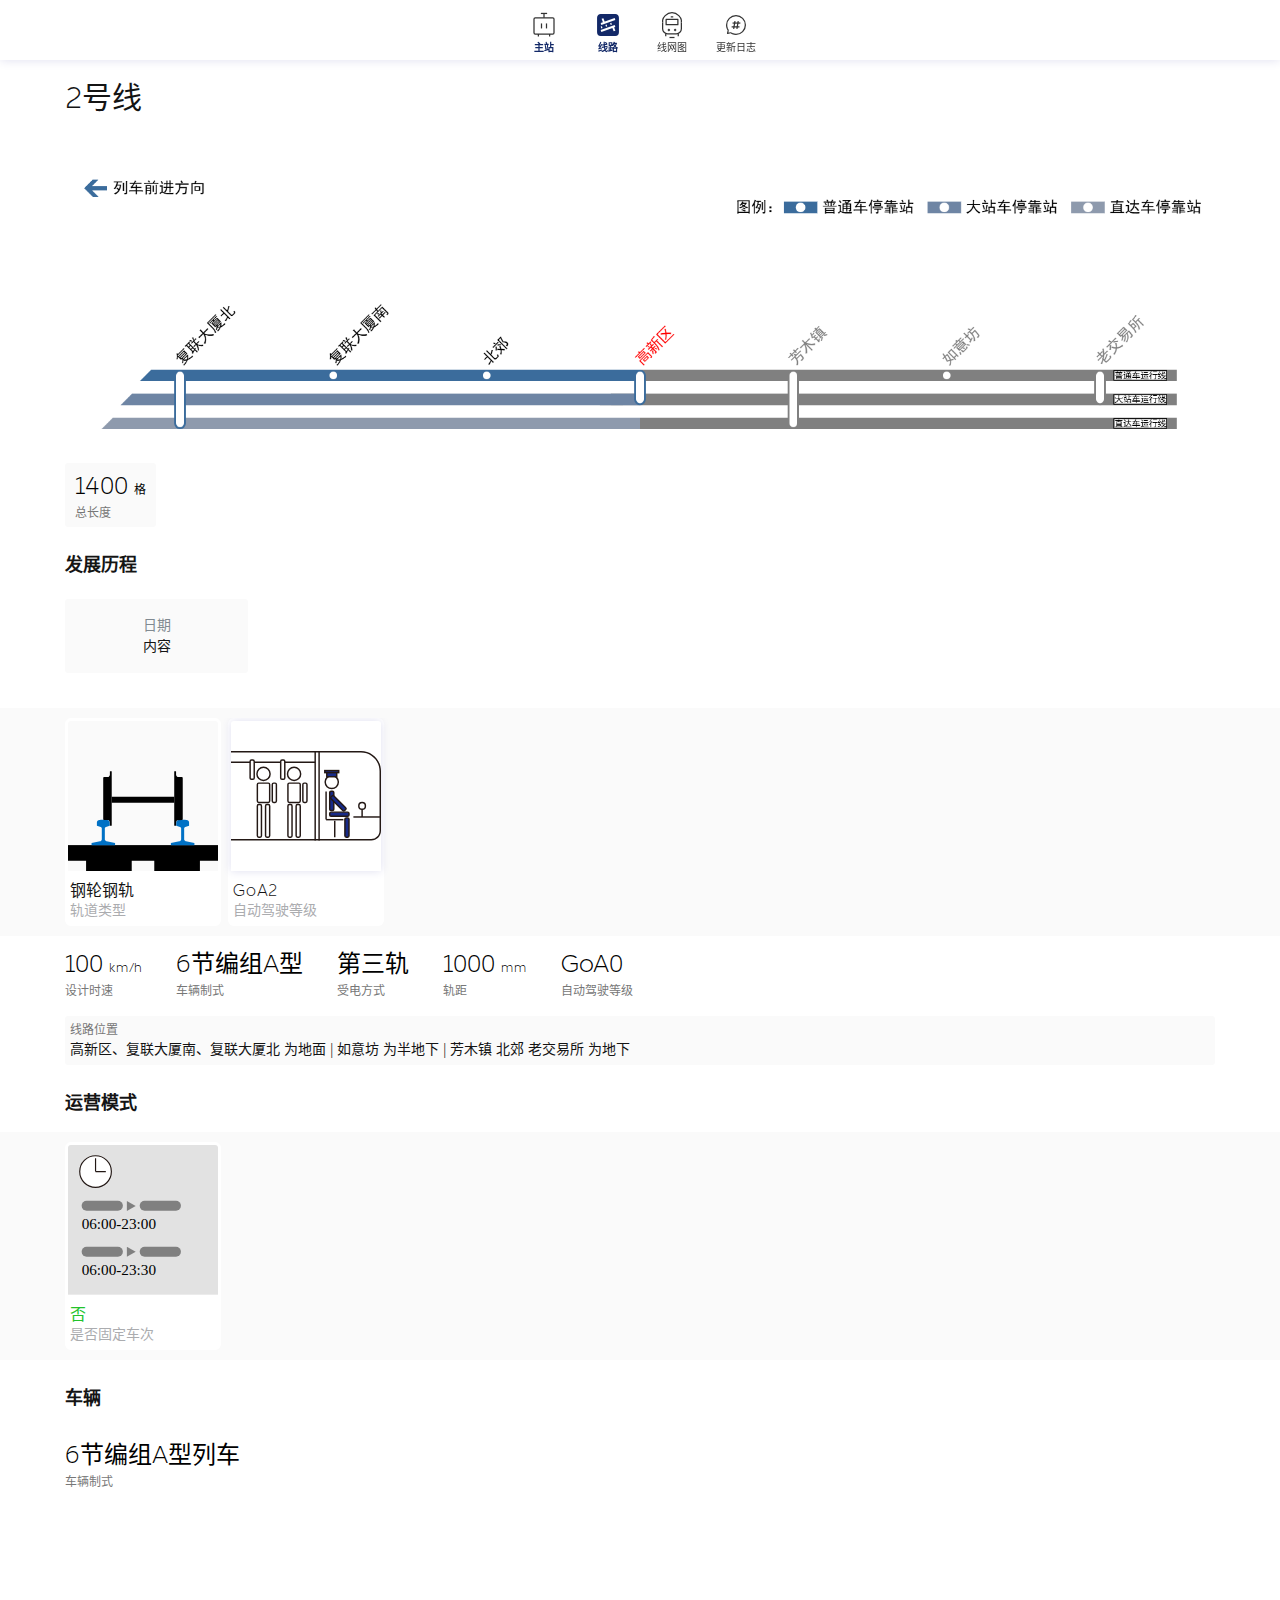
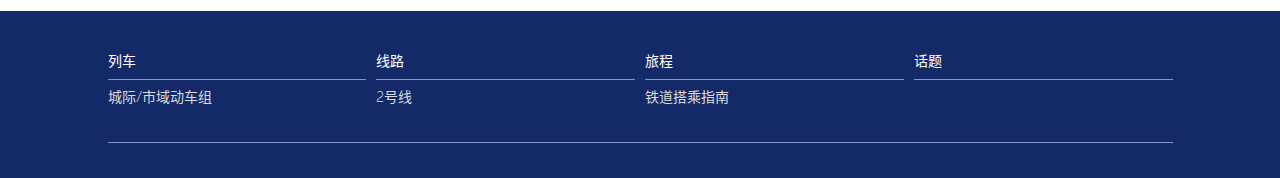
<file: railways/Line2.html>
<html lang=zh-cn style><!--
--><meta charset=utf-8>
<meta http-equiv=X-UA-Compatible content="IE=edge">
<meta name=viewport content="width=device-width, initial-scale=1, shrink-to-fit=no">
<meta name=description content>
<meta name=keywords content>
<meta property=og:description content>
<style>
<!-- 字体 --> */@font-face{font-family:"FontAwesome";src:url([data-uri])format("woff2");font-weight:normal;font-style:normal}.fa{display:inline-block;font:normal normal normal 14px/1 FontAwesome;font-size:inherit;text-rendering:auto;-webkit-font-smoothing:antialiased;-moz-osx-font-smoothing:grayscale}@-webkit-keyframes fa-spin{0%{-webkit-transform:rotate(0deg);transform:rotate(0deg)}100%{-webkit-transform:rotate(359deg);transform:rotate(359deg)}}@keyframes fa-spin{0%{-webkit-transform:rotate(0deg);transform:rotate(0deg)}100%{-webkit-transform:rotate(359deg);transform:rotate(359deg)}}.fa-glass:before{content:""}.fa-music:before{content:""}.fa-search:before{content:""}.fa-envelope-o:before{content:""}.fa-heart:before{content:""}.fa-star:before{content:""}.fa-star-o:before{content:""}.fa-user:before{content:""}.fa-film:before{content:""}.fa-th-large:before{content:""}.fa-th:before{content:""}.fa-th-list:before{content:""}.fa-check:before{content:""}.fa-remove:before,.fa-close:before,.fa-times:before{content:""}.fa-search-plus:before{content:""}.fa-search-minus:before{content:""}.fa-power-off:before{content:""}.fa-signal:before{content:""}.fa-gear:before,.fa-cog:before{content:""}.fa-trash-o:before{content:""}.fa-home:before{content:""}.fa-file-o:before{content:""}.fa-clock-o:before{content:""}.fa-road:before{content:""}.fa-download:before{content:""}.fa-arrow-circle-o-down:before{content:""}.fa-arrow-circle-o-up:before{content:""}.fa-inbox:before{content:""}.fa-play-circle-o:before{content:""}.fa-rotate-right:before,.fa-repeat:before{content:""}.fa-refresh:before{content:""}.fa-list-alt:before{content:""}.fa-lock:before{content:""}.fa-flag:before{content:""}.fa-headphones:before{content:""}.fa-volume-off:before{content:""}.fa-volume-down:before{content:""}.fa-volume-up:before{content:""}.fa-qrcode:before{content:""}.fa-barcode:before{content:""}.fa-tag:before{content:""}.fa-tags:before{content:""}.fa-book:before{content:""}.fa-bookmark:before{content:""}.fa-print:before{content:""}.fa-camera:before{content:""}.fa-font:before{content:""}.fa-bold:before{content:""}.fa-italic:before{content:""}.fa-text-height:before{content:""}.fa-text-width:before{content:""}.fa-align-left:before{content:""}.fa-align-center:before{content:""}.fa-align-right:before{content:""}.fa-align-justify:before{content:""}.fa-list:before{content:""}.fa-dedent:before,.fa-outdent:before{content:""}.fa-indent:before{content:""}.fa-video-camera:before{content:""}.fa-photo:before,.fa-image:before,.fa-picture-o:before{content:""}.fa-pencil:before{content:""}.fa-map-marker:before{content:""}.fa-adjust:before{content:""}.fa-tint:before{content:""}.fa-edit:before,.fa-pencil-square-o:before{content:""}.fa-share-square-o:before{content:""}.fa-check-square-o:before{content:""}.fa-arrows:before{content:""}.fa-step-backward:before{content:""}.fa-fast-backward:before{content:""}.fa-backward:before{content:""}.fa-play:before{content:""}.fa-pause:before{content:""}.fa-stop:before{content:""}.fa-forward:before{content:""}.fa-fast-forward:before{content:""}.fa-step-forward:before{content:""}.fa-eject:before{content:""}.fa-chevron-left:before{content:""}.fa-chevron-right:before{content:""}.fa-plus-circle:before{content:""}.fa-minus-circle:before{content:""}.fa-times-circle:before{content:""}.fa-check-circle:before{content:""}.fa-question-circle:before{content:""}.fa-info-circle:before{content:""}.fa-crosshairs:before{content:""}.fa-times-circle-o:before{content:""}.fa-check-circle-o:before{content:""}.fa-ban:before{content:""}.fa-arrow-left:before{content:""}.fa-arrow-right:before{content:""}.fa-arrow-up:before{content:""}.fa-arrow-down:before{content:""}.fa-mail-forward:before,.fa-share:before{content:""}.fa-expand:before{content:""}.fa-compress:before{content:""}.fa-plus:before{content:""}.fa-minus:before{content:""}.fa-asterisk:before{content:""}.fa-exclamation-circle:before{content:""}.fa-gift:before{content:""}.fa-leaf:before{content:""}.fa-fire:before{content:""}.fa-eye:before{content:""}.fa-eye-slash:before{content:""}.fa-warning:before,.fa-exclamation-triangle:before{content:""}.fa-plane:before{content:""}.fa-calendar:before{content:""}.fa-random:before{content:""}.fa-comment:before{content:""}.fa-magnet:before{content:""}.fa-chevron-up:before{content:""}.fa-chevron-down:before{content:""}.fa-retweet:before{content:""}.fa-shopping-cart:before{content:""}.fa-folder:before{content:""}.fa-folder-open:before{content:""}.fa-arrows-v:before{content:""}.fa-arrows-h:before{content:""}.fa-bar-chart-o:before,.fa-bar-chart:before{content:""}.fa-twitter-square:before{content:""}.fa-facebook-square:before{content:""}.fa-camera-retro:before{content:""}.fa-key:before{content:""}.fa-gears:before,.fa-cogs:before{content:""}.fa-comments:before{content:""}.fa-thumbs-o-up:before{content:""}.fa-thumbs-o-down:before{content:""}.fa-star-half:before{content:""}.fa-heart-o:before{content:""}.fa-sign-out:before{content:""}.fa-linkedin-square:before{content:""}.fa-thumb-tack:before{content:""}.fa-external-link:before{content:""}.fa-sign-in:before{content:""}.fa-trophy:before{content:""}.fa-github-square:before{content:""}.fa-upload:before{content:""}.fa-lemon-o:before{content:""}.fa-phone:before{content:""}.fa-square-o:before{content:""}.fa-bookmark-o:before{content:""}.fa-phone-square:before{content:""}.fa-twitter:before{content:""}.fa-facebook-f:before,.fa-facebook:before{content:""}.fa-github:before{content:""}.fa-unlock:before{content:""}.fa-credit-card:before{content:""}.fa-feed:before,.fa-rss:before{content:""}.fa-hdd-o:before{content:""}.fa-bullhorn:before{content:""}.fa-bell:before{content:""}.fa-certificate:before{content:""}.fa-hand-o-right:before{content:""}.fa-hand-o-left:before{content:""}.fa-hand-o-up:before{content:""}.fa-hand-o-down:before{content:""}.fa-arrow-circle-left:before{content:""}.fa-arrow-circle-right:before{content:""}.fa-arrow-circle-up:before{content:""}.fa-arrow-circle-down:before{content:""}.fa-globe:before{content:""}.fa-wrench:before{content:""}.fa-tasks:before{content:""}.fa-filter:before{content:""}.fa-briefcase:before{content:""}.fa-arrows-alt:before{content:""}.fa-group:before,.fa-users:before{content:""}.fa-chain:before,.fa-link:before{content:""}.fa-cloud:before{content:""}.fa-flask:before{content:""}.fa-cut:before,.fa-scissors:before{content:""}.fa-copy:before,.fa-files-o:before{content:""}.fa-paperclip:before{content:""}.fa-save:before,.fa-floppy-o:before{content:""}.fa-square:before{content:""}.fa-navicon:before,.fa-reorder:before,.fa-bars:before{content:""}.fa-list-ul:before{content:""}.fa-list-ol:before{content:""}.fa-strikethrough:before{content:""}.fa-underline:before{content:""}.fa-table:before{content:""}.fa-magic:before{content:""}.fa-truck:before{content:""}.fa-pinterest:before{content:""}.fa-pinterest-square:before{content:""}.fa-google-plus-square:before{content:""}.fa-google-plus:before{content:""}.fa-money:before{content:""}.fa-caret-down:before{content:""}.fa-caret-up:before{content:""}.fa-caret-left:before{content:""}.fa-caret-right:before{content:""}.fa-columns:before{content:""}.fa-unsorted:before,.fa-sort:before{content:""}.fa-sort-down:before,.fa-sort-desc:before{content:""}.fa-sort-up:before,.fa-sort-asc:before{content:""}.fa-envelope:before{content:""}.fa-linkedin:before{content:""}.fa-rotate-left:before,.fa-undo:before{content:""}.fa-legal:before,.fa-gavel:before{content:""}.fa-dashboard:before,.fa-tachometer:before{content:""}.fa-comment-o:before{content:""}.fa-comments-o:before{content:""}.fa-flash:before,.fa-bolt:before{content:""}.fa-sitemap:before{content:""}.fa-umbrella:before{content:""}.fa-paste:before,.fa-clipboard:before{content:""}.fa-lightbulb-o:before{content:""}.fa-exchange:before{content:""}.fa-cloud-download:before{content:""}.fa-cloud-upload:before{content:""}.fa-user-md:before{content:""}.fa-stethoscope:before{content:""}.fa-suitcase:before{content:""}.fa-bell-o:before{content:""}.fa-coffee:before{content:""}.fa-cutlery:before{content:""}.fa-file-text-o:before{content:""}.fa-building-o:before{content:""}.fa-hospital-o:before{content:""}.fa-ambulance:before{content:""}.fa-medkit:before{content:""}.fa-fighter-jet:before{content:""}.fa-beer:before{content:""}.fa-h-square:before{content:""}.fa-plus-square:before{content:""}.fa-angle-double-left:before{content:""}.fa-angle-double-right:before{content:""}.fa-angle-double-up:before{content:""}.fa-angle-double-down:before{content:""}.fa-angle-left:before{content:""}.fa-angle-right:before{content:""}.fa-angle-up:before{content:""}.fa-angle-down:before{content:""}.fa-desktop:before{content:""}.fa-laptop:before{content:""}.fa-tablet:before{content:""}.fa-mobile-phone:before,.fa-mobile:before{content:""}.fa-circle-o:before{content:""}.fa-quote-left:before{content:""}.fa-quote-right:before{content:""}.fa-spinner:before{content:""}.fa-circle:before{content:""}.fa-mail-reply:before,.fa-reply:before{content:""}.fa-github-alt:before{content:""}.fa-folder-o:before{content:""}.fa-folder-open-o:before{content:""}.fa-smile-o:before{content:""}.fa-frown-o:before{content:""}.fa-meh-o:before{content:""}.fa-gamepad:before{content:""}.fa-keyboard-o:before{content:""}.fa-flag-o:before{content:""}.fa-flag-checkered:before{content:""}.fa-terminal:before{content:""}.fa-code:before{content:""}.fa-mail-reply-all:before,.fa-reply-all:before{content:""}.fa-star-half-empty:before,.fa-star-half-full:before,.fa-star-half-o:before{content:""}.fa-location-arrow:before{content:""}.fa-crop:before{content:""}.fa-code-fork:before{content:""}.fa-unlink:before,.fa-chain-broken:before{content:""}.fa-question:before{content:""}.fa-info:before{content:""}.fa-exclamation:before{content:""}.fa-superscript:before{content:""}.fa-subscript:before{content:""}.fa-eraser:before{content:""}.fa-puzzle-piece:before{content:""}.fa-microphone:before{content:""}.fa-microphone-slash:before{content:""}.fa-shield:before{content:""}.fa-calendar-o:before{content:""}.fa-fire-extinguisher:before{content:""}.fa-rocket:before{content:""}.fa-maxcdn:before{content:""}.fa-chevron-circle-left:before{content:""}.fa-chevron-circle-right:before{content:""}.fa-chevron-circle-up:before{content:""}.fa-chevron-circle-down:before{content:""}.fa-html5:before{content:""}.fa-css3:before{content:""}.fa-anchor:before{content:""}.fa-unlock-alt:before{content:""}.fa-bullseye:before{content:""}.fa-ellipsis-h:before{content:""}.fa-ellipsis-v:before{content:""}.fa-rss-square:before{content:""}.fa-play-circle:before{content:""}.fa-ticket:before{content:""}.fa-minus-square:before{content:""}.fa-minus-square-o:before{content:""}.fa-level-up:before{content:""}.fa-level-down:before{content:""}.fa-check-square:before{content:""}.fa-pencil-square:before{content:""}.fa-external-link-square:before{content:""}.fa-share-square:before{content:""}.fa-compass:before{content:""}.fa-toggle-down:before,.fa-caret-square-o-down:before{content:""}.fa-toggle-up:before,.fa-caret-square-o-up:before{content:""}.fa-toggle-right:before,.fa-caret-square-o-right:before{content:""}.fa-euro:before,.fa-eur:before{content:""}.fa-gbp:before{content:""}.fa-dollar:before,.fa-usd:before{content:""}.fa-rupee:before,.fa-inr:before{content:""}.fa-cny:before,.fa-rmb:before,.fa-yen:before,.fa-jpy:before{content:""}.fa-ruble:before,.fa-rouble:before,.fa-rub:before{content:""}.fa-won:before,.fa-krw:before{content:""}.fa-bitcoin:before,.fa-btc:before{content:""}.fa-file:before{content:""}.fa-file-text:before{content:""}.fa-sort-alpha-asc:before{content:""}.fa-sort-alpha-desc:before{content:""}.fa-sort-amount-asc:before{content:""}.fa-sort-amount-desc:before{content:""}.fa-sort-numeric-asc:before{content:""}.fa-sort-numeric-desc:before{content:""}.fa-thumbs-up:before{content:""}.fa-thumbs-down:before{content:""}.fa-youtube-square:before{content:""}.fa-youtube:before{content:""}.fa-xing:before{content:""}.fa-xing-square:before{content:""}.fa-youtube-play:before{content:""}.fa-dropbox:before{content:""}.fa-stack-overflow:before{content:""}.fa-instagram:before{content:""}.fa-flickr:before{content:""}.fa-adn:before{content:""}.fa-bitbucket:before{content:""}.fa-bitbucket-square:before{content:""}.fa-tumblr:before{content:""}.fa-tumblr-square:before{content:""}.fa-long-arrow-down:before{content:""}.fa-long-arrow-up:before{content:""}.fa-long-arrow-left:before{content:""}.fa-long-arrow-right:before{content:""}.fa-apple:before{content:""}.fa-windows:before{content:""}.fa-android:before{content:""}.fa-linux:before{content:""}.fa-dribbble:before{content:""}.fa-skype:before{content:""}.fa-foursquare:before{content:""}.fa-trello:before{content:""}.fa-female:before{content:""}.fa-male:before{content:""}.fa-gittip:before,.fa-gratipay:before{content:""}.fa-sun-o:before{content:""}.fa-moon-o:before{content:""}.fa-archive:before{content:""}.fa-bug:before{content:""}.fa-vk:before{content:""}.fa-weibo:before{content:""}.fa-renren:before{content:""}.fa-pagelines:before{content:""}.fa-stack-exchange:before{content:""}.fa-arrow-circle-o-right:before{content:""}.fa-arrow-circle-o-left:before{content:""}.fa-toggle-left:before,.fa-caret-square-o-left:before{content:""}.fa-dot-circle-o:before{content:""}.fa-wheelchair:before{content:""}.fa-vimeo-square:before{content:""}.fa-turkish-lira:before,.fa-try:before{content:""}.fa-plus-square-o:before{content:""}.fa-space-shuttle:before{content:""}.fa-slack:before{content:""}.fa-envelope-square:before{content:""}.fa-wordpress:before{content:""}.fa-openid:before{content:""}.fa-institution:before,.fa-bank:before,.fa-university:before{content:""}.fa-mortar-board:before,.fa-graduation-cap:before{content:""}.fa-yahoo:before{content:""}.fa-google:before{content:""}.fa-reddit:before{content:""}.fa-reddit-square:before{content:""}.fa-stumbleupon-circle:before{content:""}.fa-stumbleupon:before{content:""}.fa-delicious:before{content:""}.fa-digg:before{content:""}.fa-pied-piper:before{content:""}.fa-pied-piper-alt:before{content:""}.fa-drupal:before{content:""}.fa-joomla:before{content:""}.fa-language:before{content:""}.fa-fax:before{content:""}.fa-building:before{content:""}.fa-child:before{content:""}.fa-paw:before{content:""}.fa-spoon:before{content:""}.fa-cube:before{content:""}.fa-cubes:before{content:""}.fa-behance:before{content:""}.fa-behance-square:before{content:""}.fa-steam:before{content:""}.fa-steam-square:before{content:""}.fa-recycle:before{content:""}.fa-automobile:before,.fa-car:before{content:""}.fa-cab:before,.fa-taxi:before{content:""}.fa-tree:before{content:""}.fa-spotify:before{content:""}.fa-deviantart:before{content:""}.fa-soundcloud:before{content:""}.fa-database:before{content:""}.fa-file-pdf-o:before{content:""}.fa-file-word-o:before{content:""}.fa-file-excel-o:before{content:""}.fa-file-powerpoint-o:before{content:""}.fa-file-photo-o:before,.fa-file-picture-o:before,.fa-file-image-o:before{content:""}.fa-file-zip-o:before,.fa-file-archive-o:before{content:""}.fa-file-sound-o:before,.fa-file-audio-o:before{content:""}.fa-file-movie-o:before,.fa-file-video-o:before{content:""}.fa-file-code-o:before{content:""}.fa-vine:before{content:""}.fa-codepen:before{content:""}.fa-jsfiddle:before{content:""}.fa-life-bouy:before,.fa-life-buoy:before,.fa-life-saver:before,.fa-support:before,.fa-life-ring:before{content:""}.fa-circle-o-notch:before{content:""}.fa-ra:before,.fa-rebel:before{content:""}.fa-ge:before,.fa-empire:before{content:""}.fa-git-square:before{content:""}.fa-git:before{content:""}.fa-y-combinator-square:before,.fa-yc-square:before,.fa-hacker-news:before{content:""}.fa-tencent-weibo:before{content:""}.fa-qq:before{content:""}.fa-wechat:before,.fa-weixin:before{content:""}.fa-send:before,.fa-paper-plane:before{content:""}.fa-send-o:before,.fa-paper-plane-o:before{content:""}.fa-history:before{content:""}.fa-circle-thin:before{content:""}.fa-header:before{content:""}.fa-paragraph:before{content:""}.fa-sliders:before{content:""}.fa-share-alt:before{content:""}.fa-share-alt-square:before{content:""}.fa-bomb:before{content:""}.fa-soccer-ball-o:before,.fa-futbol-o:before{content:""}.fa-tty:before{content:""}.fa-binoculars:before{content:""}.fa-plug:before{content:""}.fa-slideshare:before{content:""}.fa-twitch:before{content:""}.fa-yelp:before{content:""}.fa-newspaper-o:before{content:""}.fa-wifi:before{content:""}.fa-calculator:before{content:""}.fa-paypal:before{content:""}.fa-google-wallet:before{content:""}.fa-cc-visa:before{content:""}.fa-cc-mastercard:before{content:""}.fa-cc-discover:before{content:""}.fa-cc-amex:before{content:""}.fa-cc-paypal:before{content:""}.fa-cc-stripe:before{content:""}.fa-bell-slash:before{content:""}.fa-bell-slash-o:before{content:""}.fa-trash:before{content:""}.fa-copyright:before{content:""}.fa-at:before{content:""}.fa-eyedropper:before{content:""}.fa-paint-brush:before{content:""}.fa-birthday-cake:before{content:""}.fa-area-chart:before{content:""}.fa-pie-chart:before{content:""}.fa-line-chart:before{content:""}.fa-lastfm:before{content:""}.fa-lastfm-square:before{content:""}.fa-toggle-off:before{content:""}.fa-toggle-on:before{content:""}.fa-bicycle:before{content:""}.fa-bus:before{content:""}.fa-ioxhost:before{content:""}.fa-angellist:before{content:""}.fa-cc:before{content:""}.fa-shekel:before,.fa-sheqel:before,.fa-ils:before{content:""}.fa-meanpath:before{content:""}.fa-buysellads:before{content:""}.fa-connectdevelop:before{content:""}.fa-dashcube:before{content:""}.fa-forumbee:before{content:""}.fa-leanpub:before{content:""}.fa-sellsy:before{content:""}.fa-shirtsinbulk:before{content:""}.fa-simplybuilt:before{content:""}.fa-skyatlas:before{content:""}.fa-cart-plus:before{content:""}.fa-cart-arrow-down:before{content:""}.fa-diamond:before{content:""}.fa-ship:before{content:""}.fa-user-secret:before{content:""}.fa-motorcycle:before{content:""}.fa-street-view:before{content:""}.fa-heartbeat:before{content:""}.fa-venus:before{content:""}.fa-mars:before{content:""}.fa-mercury:before{content:""}.fa-intersex:before,.fa-transgender:before{content:""}.fa-transgender-alt:before{content:""}.fa-venus-double:before{content:""}.fa-mars-double:before{content:""}.fa-venus-mars:before{content:""}.fa-mars-stroke:before{content:""}.fa-mars-stroke-v:before{content:""}.fa-mars-stroke-h:before{content:""}.fa-neuter:before{content:""}.fa-genderless:before{content:""}.fa-facebook-official:before{content:""}.fa-pinterest-p:before{content:""}.fa-whatsapp:before{content:""}.fa-server:before{content:""}.fa-user-plus:before{content:""}.fa-user-times:before{content:""}.fa-hotel:before,.fa-bed:before{content:""}.fa-viacoin:before{content:""}.fa-train:before{content:""}.fa-subway:before{content:""}.fa-medium:before{content:""}.fa-yc:before,.fa-y-combinator:before{content:""}.fa-optin-monster:before{content:""}.fa-opencart:before{content:""}.fa-expeditedssl:before{content:""}.fa-battery-4:before,.fa-battery-full:before{content:""}.fa-battery-3:before,.fa-battery-three-quarters:before{content:""}.fa-battery-2:before,.fa-battery-half:before{content:""}.fa-battery-1:before,.fa-battery-quarter:before{content:""}.fa-battery-0:before,.fa-battery-empty:before{content:""}.fa-mouse-pointer:before{content:""}.fa-i-cursor:before{content:""}.fa-object-group:before{content:""}.fa-object-ungroup:before{content:""}.fa-sticky-note:before{content:""}.fa-sticky-note-o:before{content:""}.fa-cc-jcb:before{content:""}.fa-cc-diners-club:before{content:""}.fa-clone:before{content:""}.fa-balance-scale:before{content:""}.fa-hourglass-o:before{content:""}.fa-hourglass-1:before,.fa-hourglass-start:before{content:""}.fa-hourglass-2:before,.fa-hourglass-half:before{content:""}.fa-hourglass-3:before,.fa-hourglass-end:before{content:""}.fa-hourglass:before{content:""}.fa-hand-grab-o:before,.fa-hand-rock-o:before{content:""}.fa-hand-stop-o:before,.fa-hand-paper-o:before{content:""}.fa-hand-scissors-o:before{content:""}.fa-hand-lizard-o:before{content:""}.fa-hand-spock-o:before{content:""}.fa-hand-pointer-o:before{content:""}.fa-hand-peace-o:before{content:""}.fa-trademark:before{content:""}.fa-registered:before{content:""}.fa-creative-commons:before{content:""}.fa-gg:before{content:""}.fa-gg-circle:before{content:""}.fa-tripadvisor:before{content:""}.fa-odnoklassniki:before{content:""}.fa-odnoklassniki-square:before{content:""}.fa-get-pocket:before{content:""}.fa-wikipedia-w:before{content:""}.fa-safari:before{content:""}.fa-chrome:before{content:""}.fa-firefox:before{content:""}.fa-opera:before{content:""}.fa-internet-explorer:before{content:""}.fa-tv:before,.fa-television:before{content:""}.fa-contao:before{content:""}.fa-500px:before{content:""}.fa-amazon:before{content:""}.fa-calendar-plus-o:before{content:""}.fa-calendar-minus-o:before{content:""}.fa-calendar-times-o:before{content:""}.fa-calendar-check-o:before{content:""}.fa-industry:before{content:""}.fa-map-pin:before{content:""}.fa-map-signs:before{content:""}.fa-map-o:before{content:""}.fa-map:before{content:""}.fa-commenting:before{content:""}.fa-commenting-o:before{content:""}.fa-houzz:before{content:""}.fa-vimeo:before{content:""}.fa-black-tie:before{content:""}.fa-fonticons:before{content:""}.fa-reddit-alien:before{content:""}.fa-edge:before{content:""}.fa-credit-card-alt:before{content:""}.fa-codiepie:before{content:""}.fa-modx:before{content:""}.fa-fort-awesome:before{content:""}.fa-usb:before{content:""}.fa-product-hunt:before{content:""}.fa-mixcloud:before{content:""}.fa-scribd:before{content:""}.fa-pause-circle:before{content:""}.fa-pause-circle-o:before{content:""}.fa-stop-circle:before{content:""}.fa-stop-circle-o:before{content:""}.fa-shopping-bag:before{content:""}.fa-shopping-basket:before{content:""}.fa-hashtag:before{content:""}.fa-bluetooth:before{content:""}.fa-bluetooth-b:before{content:""}.fa-percent:before{content:""}</style>
<style>html{-ms-text-size-adjust:100%;-webkit-text-size-adjust:100%}a:active,a:hover{outline-width:0}strong{font-weight:bolder}img{border-style:none}button::-moz-focus-inner,input::-moz-focus-inner{border:0;padding:0}button:-moz-focusring,input:-moz-focusring{outline:1px dotted ButtonText}[type=number]::-webkit-inner-spin-button,[type=number]::-webkit-outer-spin-button{height:auto}[type=search]::-webkit-search-cancel-button,[type=search]::-webkit-search-decoration{-webkit-appearance:none}html{-webkit-box-sizing:border-box;box-sizing:border-box}*,::after,::before{-webkit-box-sizing:inherit;box-sizing:inherit}@-ms-viewport{width:device-width}html{font-size:16px;-webkit-tap-highlight-color:transparent}body{line-height:1.5;background-color:#fff}[tabindex="-1"]:focus{outline:0!important}h2{margin-top:0}p{margin-top:0;margin-bottom:0.5rem}a:focus,a:hover{color:#01A2E1;text-decoration:underline}a:focus{outline:5px auto -webkit-focus-ring-color;outline-offset:-2px}a:not([href]):not([tabindex]){color:inherit;text-decoration:none}a:not([href]):not([tabindex]):focus,a:not([href]):not([tabindex]):hover{color:inherit;text-decoration:none}a:not([href]):not([tabindex]):focus{outline:0}img{vertical-align:middle}a{-ms-touch-action:manipulation;touch-action:manipulation}button:focus{outline:1px dotted;outline:5px auto -webkit-focus-ring-color}input[type=checkbox]:disabled,input[type=radio]:disabled{cursor:not-allowed}h2{margin-bottom:.5rem;font-weight:500;line-height:1.1;color:inherit}h2{font-size:2rem}.blockquote-footer::before{content:"— "}.blockquote-reverse .blockquote-footer::before{content:""}.blockquote-reverse .blockquote-footer::after{content:" —"}.container{width:100%;margin-left:auto;margin-right:auto;padding-left:15px;padding-right:15px}.container::after{content:"";display:table;clear:both}.col-lg-1,.col-lg-2,.col-lg-3,.col-lg-6,.col-md-2,.col-md-3,.col-md-6,.col-sm-1,.col-sm-10,.col-sm-12,.col-sm-3,.col-sm-4,.col-sm-6,.col-xl-3,.col-el-1,.col-el-2,.col-el-3,.col-xs-12,.col-xs-3,.col-xs-6{position:relative;min-height:1px;padding-right:8px;padding-left:8px;padding-top:8px;padding-bottom:8px}@media (max-width:820px){.row{margin-left:-5px;margin-right:-5px}.col-lg-1,.col-lg-2,.col-lg-3,.col-lg-6,.col-md-2,.col-md-3,.col-md-6,.col-sm-1,.col-sm-10,.col-sm-12,.col-sm-3,.col-sm-4,.col-sm-6,.col-xl-3,.col-el-1,.col-el-2,.col-el-3,.col-xs-12,.col-xs-3,.col-xs-6{padding-right:5px!important;padding-left:5px!important;padding-top:5px;padding-bottom:5px}}@media (min-width:821px) and (max-width:1280px){.container{width:calc(100% - 100px);position:relative}.row{margin-left:-5px;margin-right:-5px}.col-lg-1,.col-lg-2,.col-lg-3,.col-lg-6,.col-md-2,.col-md-3,.col-md-6,.col-sm-1,.col-sm-10,.col-sm-12,.col-sm-3,.col-sm-4,.col-sm-6,.col-xl-3,.col-el-1,.col-el-2,.col-el-3,.col-xs-12,.col-xs-3,.col-xs-6{padding-right:5px!important;padding-left:5px!important;padding-top:5px;padding-bottom:5px}}@media (min-width:1281px) and (max-width:1599px){.container{width:calc(100% - 200px);position:relative}.row{margin-left:-8px;margin-right:-8px}.col-lg-1,.col-lg-2,.col-lg-3,.col-lg-6,.col-md-2,.col-md-3,.col-md-6,.col-sm-1,.col-sm-10,.col-sm-12,.col-sm-3,.col-sm-4,.col-sm-6,.col-xl-3,.col-el-1,.col-el-2,.col-el-3,.col-xs-12,.col-xs-3,.col-xs-6{padding-right:8px!important;padding-left:8px!important;padding-top:8px;padding-bottom:8px}}@media (min-width:1600px){.container{width:calc(100% - 320px);position:relative}.row{margin-left:-8px;margin-right:-8px}}@media (min-width:1900px){.container{width:calc(100% - 360px);position:relative}.row{margin-left:-12px;margin-right:-12px}.col-lg-1,.col-lg-2,.col-lg-3,.col-lg-6,.col-md-2,.col-md-3,.col-md-6,.col-sm-1,.col-sm-10,.col-sm-12,.col-sm-3,.col-sm-4,.col-sm-6,.col-xl-3,.col-el-1,.col-el-2,.col-el-3,.col-xs-12,.col-xs-3,.col-xs-6{padding-right:12px;padding-left:12px;padding-top:12px;padding-bottom:12px}}@media (min-width:2560px){.container{width:calc(100% - 400px);position:relative}}@media (min-width:3200px){.container{width:calc(100% - 800px);position:relative}}.container-right::after{content:"";display:table;clear:both}.container-fluid::after{content:"";display:table;clear:both}.row::after{content:"";display:table;clear:both}.col-xs-3{float:left;width:25%}.col-xs-6{float:left;width:50%}.col-xs-12{float:left;width:100%}@media (min-width:544px){.col-sm-1{float:left;width:8.333333%}.col-sm-3{float:left;width:25%}.col-sm-4{float:left;width:33.333333%}.col-sm-6{float:left;width:50%}.col-sm-10{float:left;width:83.333333%}.col-sm-12{float:left;width:100%}}@media (min-width:769px){.col-md-2{float:left;width:16.666667%}.col-md-3{float:left;width:25%}.col-md-6{float:left;width:50%}}@media (min-width:1280px){.col-lg-1{float:left;width:8.333333%}.col-lg-2{float:left;width:16.666667%}.col-lg-3{float:left;width:25%}.col-lg-6{float:left;width:50%}}@media (min-width:1440px){.col-xl-3{float:left;width:25%}}@media (min-width:2560px){.col-el-1{float:left;width:8.333333%}.col-el-2{float:left;width:16.666667%}.col-el-3{float:left;width:25%}}.table-hover tbody tr:hover{background:#E7F6F8}.table-hover-col tbody td:hover{background-color:rgba(0,0,0,.075)}.table-hover .table-active:hover{background-color:rgba(0,0,0,.075)}.table-hover .table-active:hover>td,.table-hover .table-active:hover>th{background-color:rgba(0,0,0,.075)}.table-hover .table-success:hover{background-color:#d0e9c6}.table-hover .table-success:hover>td,.table-hover .table-success:hover>th{background-color:#d0e9c6}.table-hover .table-info:hover{background-color:#c4e3f3}.table-hover .table-info:hover>td,.table-hover .table-info:hover>th{background-color:#c4e3f3}.table-hover .table-warning:hover{background-color:#faf2cc}.table-hover .table-warning:hover>td,.table-hover .table-warning:hover>th{background-color:#faf2cc}.table-hover .table-danger:hover{background-color:#ebcccc}.table-hover .table-danger:hover>td,.table-hover .table-danger:hover>th{background-color:#ebcccc}.form-control::-ms-expand{background-color:transparent;border:0}.form-control:focus{color:#55595c;background-color:#fff;border-color:#66afe9;outline:0}.form-control::-webkit-input-placeholder{color:#999;opacity:1}.form-control::-moz-placeholder{color:#999;opacity:1}.form-control:-ms-input-placeholder{color:#999;opacity:1}.form-control::placeholder{color:#999;opacity:1}.form-control:disabled{background-color:#eceeef;opacity:1}.form-control:disabled{cursor:not-allowed}select.form-control:focus::-ms-value{color:#55595c;background-color:#fff}.btn.active:focus,.btn:active.focus,.btn:active:focus,.btn:focus{outline:5px auto -webkit-focus-ring-color;outline-offset:-2px}.btn:focus,.btn:hover{text-decoration:none}.btn:active{background-image:none;outline:0}.btn:disabled{cursor:not-allowed;opacity:.65}.btn-primary:hover{color:#fff;background-color:#025aa5;border-color:#01549b}.btn-primary:focus{color:#fff;background-color:#025aa5;border-color:#01549b}.btn-primary:active{color:#fff;background-color:#025aa5;border-color:#01549b;background-image:none}.btn-primary.active:focus,.btn-primary.active:hover,.btn-primary:active.focus,.btn-primary:active:focus,.btn-primary:active:hover,.open>.btn-primary.dropdown-toggle:focus,.open>.btn-primary.dropdown-toggle:hover{color:#fff;background-color:#014682;border-color:#01315a}.btn-primary.disabled:focus,.btn-primary:disabled.focus,.btn-primary:disabled:focus{background-color:#01A2E1;border-color:#01A2E1}.btn-primary.disabled:hover,.btn-primary:disabled:hover{background-color:#01A2E1;border-color:#01A2E1}.btn-secondary:hover{color:#EFEFEF;background-color:#e6e6e6;border-color:#adadad}.btn-secondary:focus{color:#EFEFEF;background-color:#e6e6e6;border-color:#adadad}.btn-secondary:active{color:#EFEFEF;background-color:#e6e6e6;border-color:#adadad;background-image:none}.btn-secondary.active:focus,.btn-secondary.active:hover,.btn-secondary:active.focus,.btn-secondary:active:focus,.btn-secondary:active:hover,.open>.btn-secondary.dropdown-toggle:focus,.open>.btn-secondary.dropdown-toggle:hover{color:#EFEFEF;background-color:#d4d4d4;border-color:#8c8c8c}.btn-secondary.disabled:focus,.btn-secondary:disabled.focus,.btn-secondary:disabled:focus{background-color:#fff;border-color:#ccc}.btn-secondary.disabled:hover,.btn-secondary:disabled:hover{background-color:#fff;border-color:#ccc}.btn-info:hover{color:#fff;background-color:#31b0d5;border-color:#2aabd2}.btn-info:focus{color:#fff;background-color:#31b0d5;border-color:#2aabd2}.btn-info:active{color:#fff;background-color:#31b0d5;border-color:#2aabd2;background-image:none}.btn-info.active:focus,.btn-info.active:hover,.btn-info:active.focus,.btn-info:active:focus,.btn-info:active:hover,.open>.btn-info.dropdown-toggle:focus,.open>.btn-info.dropdown-toggle:hover{color:#fff;background-color:#269abc;border-color:#1f7e9a}.btn-info.disabled:focus,.btn-info:disabled.focus,.btn-info:disabled:focus{background-color:#132968;border-color:#132968}.btn-info.disabled:hover,.btn-info:disabled:hover{background-color:#132968;border-color:#132968}.btn-success:hover{color:#fff;background-color:#22AA44;border-color:#419641}.btn-success:focus{color:#fff;background-color:#22AA44;border-color:#419641}.btn-success:active{color:#fff;background-color:#22AA44;border-color:#419641;background-image:none}.btn-success.active:focus,.btn-success.active:hover,.btn-success:active.focus,.btn-success:active:focus,.btn-success:active:hover,.open>.btn-success.dropdown-toggle:focus,.open>.btn-success.dropdown-toggle:hover{color:#fff;background-color:#398439;border-color:#2d672d}.btn-success.disabled:focus,.btn-success:disabled.focus,.btn-success:disabled:focus{background-color:#22C32B;border-color:#22C32B}.btn-success.disabled:hover,.btn-success:disabled:hover{background-color:#22C32B;border-color:#22C32B}.btn-warning:hover{color:#fff;background-color:#ec971f;border-color:#eb9316}.btn-warning:focus{color:#fff;background-color:#ec971f;border-color:#eb9316}.btn-warning:active{color:#fff;background-color:#ec971f;border-color:#eb9316;background-image:none}.btn-warning.active:focus,.btn-warning.active:hover,.btn-warning:active.focus,.btn-warning:active:focus,.btn-warning:active:hover,.open>.btn-warning.dropdown-toggle:focus,.open>.btn-warning.dropdown-toggle:hover{color:#fff;background-color:#d58512;border-color:#b06d0f}.btn-warning.disabled:focus,.btn-warning:disabled.focus,.btn-warning:disabled:focus{background-color:#FF9500;border-color:#FF9500}.btn-warning.disabled:hover,.btn-warning:disabled:hover{background-color:#FF9500;border-color:#FF9500}.btn-danger:hover{color:#fff;background-color:#c9302c;border-color:#c12e2a}.btn-danger:focus{color:#fff;background-color:#c9302c;border-color:#c12e2a}.btn-danger:active{color:#fff;background-color:#c9302c;border-color:#c12e2a;background-image:none}.btn-danger.active:focus,.btn-danger.active:hover,.btn-danger:active.focus,.btn-danger:active:focus,.btn-danger:active:hover,.open>.btn-danger.dropdown-toggle:focus,.open>.btn-danger.dropdown-toggle:hover{color:#fff;background-color:#ac2925;border-color:#8b211e}.btn-danger.disabled:focus,.btn-danger:disabled.focus,.btn-danger:disabled:focus{background-color:#d9534f;border-color:#d9534f}.btn-danger.disabled:hover,.btn-danger:disabled:hover{background-color:#d9534f;border-color:#d9534f}.btn-outline-primary:hover{color:#fff;background-color:#01A2E1;border-color:#01A2E1}.btn-outline-primary:focus{color:#fff;background-color:#01A2E1;border-color:#01A2E1}.btn-outline-primary:active{color:#fff;background-color:#01A2E1;border-color:#01A2E1}.btn-outline-primary.active:focus,.btn-outline-primary.active:hover,.btn-outline-primary:active.focus,.btn-outline-primary:active:focus,.btn-outline-primary:active:hover,.open>.btn-outline-primary.dropdown-toggle:focus,.open>.btn-outline-primary.dropdown-toggle:hover{color:#fff;background-color:#014682;border-color:#01315a}.btn-outline-primary.disabled:focus,.btn-outline-primary:disabled.focus,.btn-outline-primary:disabled:focus{border-color:#43a7fd}.btn-outline-primary.disabled:hover,.btn-outline-primary:disabled:hover{border-color:#43a7fd}.btn-outline-secondary:hover{color:#fff;background-color:#ccc;border-color:#ccc}.btn-outline-secondary:focus{color:#fff;background-color:#ccc;border-color:#ccc}.btn-outline-secondary:active{color:#fff;background-color:#ccc;border-color:#ccc}.btn-outline-secondary.active:focus,.btn-outline-secondary.active:hover,.btn-outline-secondary:active.focus,.btn-outline-secondary:active:focus,.btn-outline-secondary:active:hover,.open>.btn-outline-secondary.dropdown-toggle:focus,.open>.btn-outline-secondary.dropdown-toggle:hover{color:#fff;background-color:#a1a1a1;border-color:#8c8c8c}.btn-outline-secondary.disabled:focus,.btn-outline-secondary:disabled.focus,.btn-outline-secondary:disabled:focus{border-color:#fff}.btn-outline-secondary.disabled:hover,.btn-outline-secondary:disabled:hover{border-color:#fff}.btn-outline-info:hover{color:#fff;background-color:#132968;border-color:#132968}.btn-outline-info:focus{color:#fff;background-color:#132968;border-color:#132968}.btn-outline-info:active{color:#fff;background-color:#132968;border-color:#132968}.btn-outline-info.active:focus,.btn-outline-info.active:hover,.btn-outline-info:active.focus,.btn-outline-info:active:focus,.btn-outline-info:active:hover,.open>.btn-outline-info.dropdown-toggle:focus,.open>.btn-outline-info.dropdown-toggle:hover{color:#fff;background-color:#269abc;border-color:#1f7e9a}.btn-outline-info.disabled:focus,.btn-outline-info:disabled.focus,.btn-outline-info:disabled:focus{border-color:#b0e1ef}.btn-outline-info.disabled:hover,.btn-outline-info:disabled:hover{border-color:#b0e1ef}.btn-outline-success:hover{color:#fff;background-color:#22C32B;border-color:#22C32B}.btn-outline-success:focus{color:#fff;background-color:#22C32B;border-color:#22C32B}.btn-outline-success:active{color:#fff;background-color:#22C32B;border-color:#22C32B}.btn-outline-success.active:focus,.btn-outline-success.active:hover,.btn-outline-success:active.focus,.btn-outline-success:active:focus,.btn-outline-success:active:hover,.open>.btn-outline-success.dropdown-toggle:focus,.open>.btn-outline-success.dropdown-toggle:hover{color:#fff;background-color:#398439;border-color:#2d672d}.btn-outline-success.disabled:focus,.btn-outline-success:disabled.focus,.btn-outline-success:disabled:focus{border-color:#a3d7a3}.btn-outline-success.disabled:hover,.btn-outline-success:disabled:hover{border-color:#a3d7a3}.btn-outline-warning:hover{color:#fff;background-color:#FF9500;border-color:#FF9500}.btn-outline-warning:focus{color:#fff;background-color:#FF9500;border-color:#FF9500}.btn-outline-warning:active{color:#fff;background-color:#FF9500;border-color:#FF9500}.btn-outline-warning.active:focus,.btn-outline-warning.active:hover,.btn-outline-warning:active.focus,.btn-outline-warning:active:focus,.btn-outline-warning:active:hover,.open>.btn-outline-warning.dropdown-toggle:focus,.open>.btn-outline-warning.dropdown-toggle:hover{color:#fff;background-color:#d58512;border-color:#b06d0f}.btn-outline-warning.disabled:focus,.btn-outline-warning:disabled.focus,.btn-outline-warning:disabled:focus{border-color:#f8d9ac}.btn-outline-warning.disabled:hover,.btn-outline-warning:disabled:hover{border-color:#f8d9ac}.btn-outline-danger:hover{color:#fff;background-color:#d9534f;border-color:#d9534f}.btn-outline-danger:focus{color:#fff;background-color:#d9534f;border-color:#d9534f}.btn-outline-danger:active{color:#fff;background-color:#d9534f;border-color:#d9534f}.btn-outline-danger.active:focus,.btn-outline-danger.active:hover,.btn-outline-danger:active.focus,.btn-outline-danger:active:focus,.btn-outline-danger:active:hover,.open>.btn-outline-danger.dropdown-toggle:focus,.open>.btn-outline-danger.dropdown-toggle:hover{color:#fff;background-color:#ac2925;border-color:#8b211e}.btn-outline-danger.disabled:focus,.btn-outline-danger:disabled.focus,.btn-outline-danger:disabled:focus{border-color:#eba5a3}.btn-outline-danger.disabled:hover,.btn-outline-danger:disabled:hover{border-color:#eba5a3}.btn-link:active,.btn-link:disabled{background-color:transparent}.btn-link:active,.btn-link:focus{border-color:transparent}.btn-link:hover{border-color:transparent}.btn-link:focus,.btn-link:hover{color:#014c8c;text-decoration:underline;background-color:transparent}.btn-link:disabled:focus,.btn-link:disabled:hover{color:#818a91;text-decoration:none}.dropdown-toggle::after{display:inline-block;width:0;height:0;margin-left:.3em;vertical-align:middle;content:"";border-top:.3em solid;border-right:.3em solid transparent;border-left:.3em solid transparent}.dropdown-toggle:focus{outline:0}.dropup .dropdown-toggle::after{border-top:0;border-bottom:.3em solid}.dropdown-item:focus,.dropdown-item:hover{color:#2b2d2f;text-decoration:none;background-color:#f5f5f5}.dropdown-item.active:focus,.dropdown-item.active:hover{color:#fff;text-decoration:none;background-color:#01A2E1;outline:0}.dropdown-item.disabled:focus,.dropdown-item.disabled:hover{color:#818a91}.dropdown-item.disabled:focus,.dropdown-item.disabled:hover{text-decoration:none;cursor:not-allowed;background-color:transparent;background-image:none;filter:"progid:DXImageTransform.Microsoft.gradient(enabled = false)"}.btn-group-vertical>.btn:active,.btn-group-vertical>.btn:focus,.btn-group>.btn:active,.btn-group>.btn:focus{z-index:2}.btn-group-vertical>.btn:hover,.btn-group>.btn:hover{z-index:2}.btn-toolbar::after{content:"";display:table;clear:both}.btn-group .dropdown-toggle:active{outline:0}.btn+.dropdown-toggle-split::after{margin-left:0}.btn-group-vertical>.btn-group::after{content:"";display:table;clear:both}.input-group .form-control:active,.input-group .form-control:focus,.input-group .form-control:hover{z-index:3}.input-group-btn>.btn:active,.input-group-btn>.btn:focus,.input-group-btn>.btn:hover{z-index:3}.input-group-btn:not(:first-child)>.btn-group:active,.input-group-btn:not(:first-child)>.btn-group:focus,.input-group-btn:not(:first-child)>.btn-group:hover,.input-group-btn:not(:first-child)>.btn:active,.input-group-btn:not(:first-child)>.btn:focus,.input-group-btn:not(:first-child)>.btn:hover{z-index:3}.custom-control-input:checked~.custom-control-indicator{color:#fff;background-color:#0074d9}.custom-control-input:focus~.custom-control-indicator{-webkit-box-shadow:0 0 0 .075rem #fff,0 0 0 .2rem #0074d9;box-shadow:0 0 0 .075rem #fff,0 0 0 .2rem #0074d9}.custom-control-input:active~.custom-control-indicator{color:#fff;background-color:#84c6ff}.custom-control-input:disabled~.custom-control-indicator{cursor:not-allowed;background-color:#eee}.custom-control-input:disabled~.custom-control-description{color:#767676;cursor:not-allowed}.custom-checkbox .custom-control-input:checked~.custom-control-indicator{background-image:url(data:image/svg+xml;charset=utf8,%3Csvg\ xmlns=\'http://www.w3.org/2000/svg\'\ viewBox=\'0\ 0\ 8\ 8\'%3E%3Cpath\ fill=\'%23fff\'\ d=\'M6.564.75l-3.59\ 3.612-1.538-1.55L0\ 4.26\ 2.974\ 7.25\ 8\ 2.193z\'/%3E%3C/svg%3E)}.custom-checkbox .custom-control-input:indeterminate~.custom-control-indicator{background-color:#0074d9;background-image:url(data:image/svg+xml;charset=utf8,%3Csvg\ xmlns=\'http://www.w3.org/2000/svg\'\ viewBox=\'0\ 0\ 4\ 4\'%3E%3Cpath\ stroke=\'%23fff\'\ d=\'M0\ 2h4\'/%3E%3C/svg%3E)}.custom-radio .custom-control-input:checked~.custom-control-indicator{background-image:url(data:image/svg+xml;charset=utf8,%3Csvg\ xmlns=\'http://www.w3.org/2000/svg\'\ viewBox=\'-4\ -4\ 8\ 8\'%3E%3Ccircle\ r=\'3\'\ fill=\'%23fff\'/%3E%3C/svg%3E)}.custom-controls-stacked .custom-control::after{display:block;margin-bottom:.25rem;content:""}.custom-select:focus{border-color:#51a7e8;outline:0}.custom-select:focus::-ms-value{color:#55595c;background-color:#fff}.custom-select:disabled{color:#818a91;cursor:not-allowed;background-color:#eceeef}.custom-select::-ms-expand{opacity:0}.custom-file-control:lang(en)::after{content:"Choose file..."}.custom-file-control::before{position:absolute;top:-1px;right:-1px;bottom:-1px;z-index:6;display:block;height:2.5rem;padding:.5rem 1rem;line-height:1.5;color:#555;background-color:#eee;border:1px solid #ddd;border-radius:0 .25rem .25rem 0}.custom-file-control:lang(en)::before{content:"Browse"}.nav-link:focus,.nav-link:hover{text-decoration:none}.nav-link.disabled:focus,.nav-link.disabled:hover{color:#818a91;cursor:not-allowed;background-color:transparent}.nav-tabs::after{content:"";display:table;clear:both}.nav-tabs .nav-link:focus,.nav-tabs .nav-link:hover{border-color:#eceeef #eceeef #ddd}.nav-tabs .nav-link.disabled:focus,.nav-tabs .nav-link.disabled:hover{color:#818a91;background-color:transparent;border-color:transparent}.nav-tabs .nav-item.open .nav-link:focus,.nav-tabs .nav-item.open .nav-link:hover,.nav-tabs .nav-link.active:focus,.nav-tabs .nav-link.active:hover{color:#55595c;background-color:#fff;border-color:#ddd #ddd transparent}.nav-pills::after{content:"";display:table;clear:both}.nav-pills .nav-item.open .nav-link:focus,.nav-pills .nav-item.open .nav-link:hover,.nav-pills .nav-link.active:focus,.nav-pills .nav-link.active:hover{color:#fff;cursor:default;background-color:#01A2E1}.navbar::after{content:"";display:table;clear:both}.navbar-brand:focus,.navbar-brand:hover{text-decoration:none}.navbar-divider::before{content:" "}.navbar-toggler:focus,.navbar-toggler:hover{text-decoration:none}.navbar-light .navbar-brand:focus,.navbar-light .navbar-brand:hover{color:rgba(0,0,0,.8)}.navbar-light .navbar-nav .nav-link:focus,.navbar-light .navbar-nav .nav-link:hover{color:rgba(0,0,0,.6)}.navbar-light .navbar-nav .active>.nav-link:focus,.navbar-light .navbar-nav .active>.nav-link:hover,.navbar-light .navbar-nav .nav-link.active:focus,.navbar-light .navbar-nav .nav-link.active:hover,.navbar-light .navbar-nav .nav-link.open:focus,.navbar-light .navbar-nav .nav-link.open:hover,.navbar-light .navbar-nav .open>.nav-link:focus,.navbar-light .navbar-nav .open>.nav-link:hover{color:rgba(0,0,0,.8)}.navbar-dark .navbar-brand:focus,.navbar-dark .navbar-brand:hover{color:#fff}.navbar-dark .navbar-nav .nav-link:focus,.navbar-dark .navbar-nav .nav-link:hover{color:rgba(255,255,255,.75)}.navbar-dark .navbar-nav .active>.nav-link:focus,.navbar-dark .navbar-nav .active>.nav-link:hover,.navbar-dark .navbar-nav .nav-link.active:focus,.navbar-dark .navbar-nav .nav-link.active:hover,.navbar-dark .navbar-nav .nav-link.open:focus,.navbar-dark .navbar-nav .nav-link.open:hover,.navbar-dark .navbar-nav .open>.nav-link:focus,.navbar-dark .navbar-nav .open>.nav-link:hover{color:#fff}.navbar-toggleable-xs::after{content:"";display:table;clear:both}.navbar-toggleable-sm::after{content:"";display:table;clear:both}.navbar-toggleable-md::after{content:"";display:table;clear:both}.card-block::after{content:"";display:table;clear:both}.card-link:hover{text-decoration:none}.card-header::after{content:"";display:table;clear:both}.card-footer::after{content:"";display:table;clear:both}.card-inverse .card-link:focus,.card-inverse .card-link:hover{color:#fff}.breadcrumb::after{content:"";display:table;clear:both}.breadcrumb-item+.breadcrumb-item::before{display:inline-block;padding-right:.5rem;padding-left:.5rem;color:#818a91;content:"/"}.breadcrumb-item+.breadcrumb-item:hover::before{text-decoration:underline}.breadcrumb-item+.breadcrumb-item:hover::before{text-decoration:none}.page-item.active .page-link:focus,.page-item.active .page-link:hover{z-index:2;color:#fff;cursor:default;background-color:#01A2E1;border-color:#01A2E1}.page-item.disabled .page-link:focus,.page-item.disabled .page-link:hover{color:#818a91;pointer-events:none;cursor:not-allowed;background-color:#fff;border-color:#ddd}.page-link:focus,.page-link:hover{color:#014c8c;background-color:#eceeef;border-color:#ddd}a.tag:focus,a.tag:hover{color:#fff;text-decoration:none;cursor:pointer}.tag-default[href]:focus,.tag-default[href]:hover{background-color:#687077}.tag-primary[href]:focus,.tag-primary[href]:hover{background-color:#025aa5}.tag-success[href]:focus,.tag-success[href]:hover{background-color:#22AA44}.tag-info[href]:focus,.tag-info[href]:hover{background-color:#31b0d5}.tag-warning[href]:focus,.tag-warning[href]:hover{background-color:#ec971f}.tag-danger[href]:focus,.tag-danger[href]:hover{background-color:#c9302c}@-webkit-keyframes progress-bar-stripes{from{background-position:1rem 0}to{background-position:0 0}}@-o-keyframes progress-bar-stripes{from{background-position:1rem 0}to{background-position:0 0}}@keyframes progress-bar-stripes{from{background-position:1rem 0}to{background-position:0 0}}.progress[value]::-ms-fill{background-color:#0074d9;border:0}.progress[value]::-moz-progress-bar{background-color:#0074d9;border-bottom-left-radius:.25rem;border-top-left-radius:.25rem}.progress[value]::-webkit-progress-value{background-color:#0074d9;border-bottom-left-radius:.25rem;border-top-left-radius:.25rem}.progress[value="100"]::-moz-progress-bar{border-bottom-right-radius:.25rem;border-top-right-radius:.25rem}.progress[value="100"]::-webkit-progress-value{border-bottom-right-radius:.25rem;border-top-right-radius:.25rem}.progress[value]::-webkit-progress-bar{background-color:#eee;border-radius:.25rem}base::-moz-progress-bar{background-color:#eee;border-radius:.25rem}.progress-striped[value]::-webkit-progress-value{background-image:-webkit-linear-gradient(45deg,rgba(255,255,255,.15) 25%,transparent 25%,transparent 50%,rgba(255,255,255,.15) 50%,rgba(255,255,255,.15) 75%,transparent 75%,transparent);background-image:linear-gradient(45deg,rgba(255,255,255,.15) 25%,transparent 25%,transparent 50%,rgba(255,255,255,.15) 50%,rgba(255,255,255,.15) 75%,transparent 75%,transparent);-webkit-background-size:1rem 1rem;background-size:1rem 1rem}.progress-striped[value]::-moz-progress-bar{background-image:linear-gradient(45deg,rgba(255,255,255,.15) 25%,transparent 25%,transparent 50%,rgba(255,255,255,.15) 50%,rgba(255,255,255,.15) 75%,transparent 75%,transparent);background-size:1rem 1rem}.progress-striped[value]::-ms-fill{background-image:linear-gradient(45deg,rgba(255,255,255,.15) 25%,transparent 25%,transparent 50%,rgba(255,255,255,.15) 50%,rgba(255,255,255,.15) 75%,transparent 75%,transparent);background-size:1rem 1rem}.progress-animated[value]::-webkit-progress-value{-webkit-animation:progress-bar-stripes 2s linear infinite;animation:progress-bar-stripes 2s linear infinite}.progress-animated[value]::-moz-progress-bar{animation:progress-bar-stripes 2s linear infinite}.progress-success[value]::-webkit-progress-value{background-color:#22C32B}.progress-success[value]::-moz-progress-bar{background-color:#22C32B}.progress-success[value]::-ms-fill{background-color:#22C32B}.progress-info[value]::-webkit-progress-value{background-color:#132968}.progress-info[value]::-moz-progress-bar{background-color:#132968}.progress-info[value]::-ms-fill{background-color:#132968}.progress-warning[value]::-webkit-progress-value{background-color:#FF9500}.progress-warning[value]::-moz-progress-bar{background-color:#FF9500}.progress-warning[value]::-ms-fill{background-color:#FF9500}.progress-danger[value]::-webkit-progress-value{background-color:#d9534f}.progress-danger[value]::-moz-progress-bar{background-color:#d9534f}.progress-danger[value]::-ms-fill{background-color:#d9534f}.list-group-item.disabled:focus,.list-group-item.disabled:hover{color:#818a91;cursor:not-allowed;background-color:#eceeef}.list-group-item.disabled:focus .list-group-item-heading,.list-group-item.disabled:hover .list-group-item-heading{color:inherit}.list-group-item.disabled:focus .list-group-item-text,.list-group-item.disabled:hover .list-group-item-text{color:#818a91}.list-group-item.active:focus,.list-group-item.active:hover{z-index:2;color:#fff;text-decoration:none;background-color:#01A2E1;border-color:#01A2E1}.list-group-item.active:focus .list-group-item-heading,.list-group-item.active:focus .list-group-item-heading>.small,.list-group-item.active:focus .list-group-item-heading>small,.list-group-item.active:hover .list-group-item-heading,.list-group-item.active:hover .list-group-item-heading>.small,.list-group-item.active:hover .list-group-item-heading>small{color:inherit}.list-group-item.active:focus .list-group-item-text,.list-group-item.active:hover .list-group-item-text{color:#a8d6fe}.list-group-item-action:focus,.list-group-item-action:hover{color:#555;text-decoration:none;background-color:#f5f5f5}a.list-group-item-success:focus,a.list-group-item-success:hover,button.list-group-item-success:focus,button.list-group-item-success:hover{color:#3c763d;background-color:#d0e9c6}a.list-group-item-success.active:focus,a.list-group-item-success.active:hover,button.list-group-item-success.active:focus,button.list-group-item-success.active:hover{color:#fff;background-color:#3c763d;border-color:#3c763d}a.list-group-item-info:focus,a.list-group-item-info:hover,button.list-group-item-info:focus,button.list-group-item-info:hover{color:#31708f;background-color:#c4e3f3}a.list-group-item-info.active:focus,a.list-group-item-info.active:hover,button.list-group-item-info.active:focus,button.list-group-item-info.active:hover{color:#fff;background-color:#31708f;border-color:#31708f}a.list-group-item-warning:focus,a.list-group-item-warning:hover,button.list-group-item-warning:focus,button.list-group-item-warning:hover{color:#8a6d3b;background-color:#faf2cc}a.list-group-item-warning.active:focus,a.list-group-item-warning.active:hover,button.list-group-item-warning.active:focus,button.list-group-item-warning.active:hover{color:#fff;background-color:#8a6d3b;border-color:#8a6d3b}a.list-group-item-danger:focus,a.list-group-item-danger:hover,button.list-group-item-danger:focus,button.list-group-item-danger:hover{color:#a94442;background-color:#ebcccc}a.list-group-item-danger.active:focus,a.list-group-item-danger.active:hover,button.list-group-item-danger.active:focus,button.list-group-item-danger.active:hover{color:#fff;background-color:#a94442;border-color:#a94442}.close:focus,.close:hover{color:#000;text-decoration:none;cursor:pointer;opacity:.5}.modal-header::after{content:"";display:table;clear:both}.modal-footer::after{content:"";display:table;clear:both}.popover.bs-tether-element-attached-bottom .popover-arrow::after,.popover.popover-top .popover-arrow::after{bottom:1px;margin-left:-10px;content:"";border-top-color:#fff;border-bottom-width:0}.popover.bs-tether-element-attached-left .popover-arrow::after,.popover.popover-right .popover-arrow::after{bottom:-10px;left:1px;content:"";border-right-color:#fff;border-left-width:0}.popover.bs-tether-element-attached-top .popover-arrow::after,.popover.popover-bottom .popover-arrow::after{top:1px;margin-left:-10px;content:"";border-top-width:0;border-bottom-color:#fff}.popover.bs-tether-element-attached-right .popover-arrow::after,.popover.popover-left .popover-arrow::after{right:1px;bottom:-10px;content:"";border-right-width:0;border-left-color:#fff}.popover-arrow::after{position:absolute;display:block;width:0;height:0;border-color:transparent;border-style:solid}.popover-arrow::after{content:"";border-width:10px}.carousel-control:focus,.carousel-control:hover{color:#fff;text-decoration:none;outline:0;opacity:.9}.carousel-control .icon-prev::before{content:"‹"}.carousel-control .icon-next::before{content:"›"}.bg-faded{background-color:#fafafa!important}a.bg-primary:focus,a.bg-primary:hover{background-color:#025aa5!important}a.bg-success:focus,a.bg-success:hover{background-color:#22AA44!important}.bg-info{color:#fff!important;background-color:#132968!important}a.bg-info:focus,a.bg-info:hover{background-color:#31b0d5!important}a.bg-warning:focus,a.bg-warning:hover{background-color:#ec971f!important}a.bg-danger:focus,a.bg-danger:hover{background-color:#c9302c!important}.clearfix::after{content:"";display:table;clear:both}.d-inline-block{display:inline-block!important;vertical-align:middle}.sr-only-focusable:active,.sr-only-focusable:focus{position:static;width:auto;height:auto;margin:0;overflow:visible;clip:auto}.w-100{width:100%!important;max-width:100%!important}.m-r-1{margin-right:1rem!important}.m-b-1{margin-bottom:1rem!important}.m-y-1{margin-top:1rem!important;margin-bottom:1rem!important}.p-x-0{padding-right:0!important;padding-left:0!important}.p-y-0{padding-top:0!important;padding-bottom:0!important}.p-a-1{padding:1rem 1rem!important}.p-y-1{padding-top:1rem!important;padding-bottom:1rem!important}.p-t-3{padding-top:3rem!important}.font-weight-normal{font-weight:400!important}.font-weight-bold{font-weight:900!important}.text-muted{color:#818a91!important}a.text-muted:focus,a.text-muted:hover{color:#687077}.text-primary{color:#01A2E1!important}a.text-primary:focus,a.text-primary:hover{color:#025aa5}.text-success{color:#22C32B!important}a.text-success:focus,a.text-success:hover{color:#22AA44}.text-info{color:#132968!important}a.text-info:focus,a.text-info:hover{color:#31b0d5}a.text-warning:focus,a.text-warning:hover{color:#ec971f}.text-danger{color:#d9534f!important}a.text-danger:focus,a.text-danger:hover{color:#c9302c}</style>
<style>html{margin:0 auto;padding:0;height:100%;width:100%;-webkit-touch-callout:none;-webkit-user-select:none;-khtml-user-select:none;-moz-user-select:none;-ms-user-select:none;user-select:none;overflow-x:hidden;overflow-y:auto;-webkit-font-smoothing:antialiased}*{-webkit-transition:.2s ease!important}@font-face{font-family:"f2";src:url([data-uri])}body{font-family:"f2",-apple-system,"微软雅黑",BlinkMacSystemFont,"Segoe UI",Roboto,"Helvetica Neue",Arial,sans-serif}*{-webkit-font-smoothing:antialiased}@keyframes AAA{0%{filter:progid:DXImageTransform.Microsoft.BasicImage(grayscale=1);-webkit-filter:grayscale(100%)}100%{filter:progid:DXImageTransform.Microsoft.BasicImage(grayscale=0);-webkit-filter:grayscale(0%)}}@keyframes rotateX{0%{transform:translateX(0)}10%{transform:translateX(4px)}20%{transform:translateX(10px)}100%{transform:translateX(0)}}@keyframes rotateXB{0%{transform:translateX(0)}10%{transform:translateX(-4px)}20%{transform:translateX(-10px)}100%{transform:translateX(0)}}@keyframes rotateY{0%{transform:translateY(0)}10%{transform:translateY(4px)}20%{transform:translateY(10px)}100%{transform:translateY(0)}}@keyframes rotateXL{0%{transform:translateX(0)}10%{transform:scale(1.2);color:#FF9500}20%{transform:scale(1.3)}100%{transform:translateX(0)}}@keyframes shade{0%{transform:scale(1)}5%{transform:scale(1.05)}45%{transform:scale(1.25)}50%{transform:scale(1.3)}55%{transform:scale(1.25)}95%{transform:scale(1.05)}100%{transform:scale(1)}}@keyframes rotateXS{0%{transform:translateX(0)}33%{transform:translateX(4px);transform:scaleX(1.2)}66%{transform:translateX(10px);transform:scaleX(1.3)}100%{transform:translateX(0)}}@keyframes Shake{0%,100%{transform:translateX(0)}50%{transform:rotate(-5deg) scale(1.1)}}@keyframes Transfer{0%{transform:translateY(0)}10%{transform:translateY(1px)}20%{transform:translateY(4px)}100%{transform:translateY(0)}}@-webkit-keyframes spin{0%{-webkit-transform:rotate(0deg);transform:rotate(0deg)}100%{-webkit-transform:rotate(360deg);transform:rotate(360deg)}}@keyframes spin{0%{-webkit-transform:rotate(0deg);transform:rotate(0deg)}100%{-webkit-transform:rotate(360deg);transform:rotate(360deg)}}html::-webkit-scrollbar{width:0!important}html{-ms-overflow-style:none}body{width:100%;min-width:345px;font-size:16px;font-weight:500;color:#141414;background:#FFF!important;background-attachment:fixed;background-size:cover;overflow-x:hidden!important;overflow-y:auto;margin:0 auto;padding:0;animation-iteration-count:1;animation-fill-mode:forwards}* img{-webkit-user-drag:none}*{margin:0;padding:0}a{text-decoration:none;background-color:transparent;color:#252C34}a:hover{color:#63A6B1}img{outline:none;border:none}.rc{text-align:right}@media screen and (max-width:768px){.xxx{text-align:center}.lc{text-align:center}.rc{text-align:center}.link2{padding:0px 2px;margin:0 1px}}.seperation{width:100%;height:30px}.seperation-half{width:100%;height:10px}.bg-Lightgray{color:#252C34!important;background-color:#FAFAFA!important}.bg-shadow{background:url([data-uri])}.bg-white{background-color:#FFFFFF!important}.text-white{color:white}.shadow{box-shadow:0 0 10px 0px #DEDEEF}.scroll{overflow:hidden;overflow-x:auto;word-break:break-all;white-space:nowrap}.scroll::-webkit-scrollbar{width:8px;height:8px}.scroll::-webkit-scrollbar-thumb{border-radius:4px;border:1px solid #F7F7F7;background:#CCCCCC}.scroll::-webkit-scrollbar-track{background:#F5F5F5;border-radius:4px;overflow:hidden}.p-a-05{padding:5px!important}.row-05{margin:0-5px!important}.name-title{position:absolute;left:0px;bottom:0px;padding:5px;font-size:12px;color:white;width:100%;background:url(data:,)}.panel-this{width:100%;overflow-y:hidden;overflow-x:auto;white-space:nowrap;word-break:keep-all;;}@media (max-width:768px){.name-title{padding:2px;font-size:10px}}@media (max-width:480px){.name-title{padding:2px;font-size:6px;text-align:center}}.border-radius-xs{border-radius:3px;overflow:hidden}.border-radius-s{border-radius:8px;overflow:hidden}@media (max-width:768px){.border-radius-s{border-radius:6px;overflow:hidden}}.border-bottom{border-bottom:1px solid #252C34}.rx{animation:rotateX 3s linear infinite}.btn-red:hover{padding:3px 10px;text-align:center;align-self:center;display:inline-block;white-space:nowrap;word-break:keep-all;background:#FB8989;overflow:hidden;color:white}.btn-border:hover{border:1px solid #132968;background:#132968;color:white}.btn-border-w:hover{border:1px solid #132968;background:#FFFFFF}.btn-border:hover{color:#FFFFFF!important}.border-white:hover{background:rgba(255,255,255,0.33)}.btn-white{font-size:14px;width:100px;height:36px;line-height:36px;border-radius:20px;text-align:center;align-self:center;display:inline-block;background:white;white-space:nowrap;word-break:keep-all;overflow:hidden;opacity:0.8}.btn-white:hover{opacity:1}.position-r{position:relative}.tablemobile{visibility:hidden}.font-small{font-size:14px!important}.font-mid{font-size:18px!important}.font-large{font-size:32px!important}.font-x-small{font-size:12px!important}.word-inline{word-break:keep-all;white-space:nowrap;text-overflow:ellipsis}.tm-pad-0{padding:0!important;margin:0}.para{display:inline-block;min-width:80px;overflow:hidden;padding:20px 50px 20px 0}.para-N{font-size:36px;font-weight:300;color:#000000}.para-N2{font-size:24px}.para-M{font-size:12px;color:#777777}.section-title{width:100%;max-width:768px}.section-title h2{font-weight:300;font-size:36px;line-height:60px;padding-bottom:30px}.section-title p{font-weight:400;font-size:20px;text-align:justify;line-height:40px}.title-on-img{position:absolute;left:30px;bottom:20px;font-weight:900;color:white;font-size:20px;z-index:989}.pic-bg{width:100%;height:0;padding-bottom:56.25%;background-color:#CCC;background-size:cover!important;background-repeat:no-repeat;background-position:center!important;position:relative;overflow:hidden}.pic-bg-L{width:100%;height:0;padding-bottom:72%;background-size:cover!important;background-repeat:no-repeat;background-position:center!important;position:relative;overflow:hidden}.hover-expand:hover{transform:scale(1.02);z-index:99}@media (max-width:820px){.btn-white{font-size:12px;width:80px;height:22px;line-height:24px;border-radius:12px}}.pic-bg-H{width:100%;height:0;padding-bottom:36%;background-size:cover!important;background-repeat:no-repeat!important;background-position:center!important;position:relative;overflow:hidden}.title-bg{margin:40px 0 20px 0;width:100%;font-weight:900;font-size:14px}.title-label{width:auto;display:inline-block!important;border-right:none;font-size:26px;padding:10px 0;text-align:left;position:relative}@media (min-width:2600px){.seperation{height:40px}.font-large{font-size:36px!important}.font-mid{font-size:24px;line-height:40px}.font-small{font-size:18px;line-height:24px}.para{display:inline-block;min-width:100px;overflow:hidden;padding:40px 80px 40px 0}.para-N{font-size:48px}.para-N2{font-size:20px}.para-M{font-size:16px}.section-title{max-width:1280px}.section-title h2{font-size:44px;line-height:60px;padding-bottom:30px}.section-title p{font-size:24px;line-height:48px}.title-label{font-size:28px}}@media (max-width:1366px){.title-bg{margin:20px 0 10px 0}body{overflow-y:auto;font-size:14px}.font-large{font-size:20px!important;;}.font-mid{font-size:16px}.font-small{font-size:12px}.para{display:inline-block;min-width:10px;overflow:hidden;padding:10px 30px 10px 0}.para-N{font-size:24px}.para-N2{font-size:12px}.pic-bg-H{padding-bottom:45%!important}.title-on-img{left:20px;bottom:16px;font-size:16px}.section-title h2{font-size:28px;line-height:40px;padding-bottom:20px}.section-title p{font-size:16px;line-height:32px}.title-label{font-size:18px;padding:5px 0;text-align:left;margin-bottom:0px}}@media (max-width:1024px){.seperation{height:20px}.section-title h2{font-size:24px;line-height:30px;padding-bottom:10px}.section-title p{font-size:14px;line-height:28px;font-weight:300}}@media (max-width:991px){.title-on-img{line-height:16px;word-break:keep-all;white-space:nowrap;left:16px;bottom:10px}}@media (max-width:768px){.para{padding:10px}.seperation{height:15px}.tablePC{display:none!important;visibility:hidden!important}body{padding-bottom:65px}.tablemobile{display:block!important;visibility:visible!important}h2{font-size:20px}.section-title h2{font-size:20px;line-height:24px;padding-bottom:5px}.section-title p{font-size:12px;line-height:24px}.font-small{font-size:12px!important}.font-x-small{font-size:10px!important}}@media (max-width:544px){.title-on-img{left:10px;bottom:10px}.font-mid{font-size:14px!important}.font-small{font-size:10px!important}.font-x-small{font-size:8px!important}body{overflow-y:auto;font-size:12px}.pic-bg-H{padding-bottom:72%!important}}.inside-nav a{color:#132968;font-weight:500}.inside-nav .last{color:#252525;font-weight:300}.inside-nav i{padding:0 10px}@media (max-width:768px){.inside-nav{position:absolute;top:0;padding:12px;background:white;width:100%;opacity:0.8;font-size:12px}.inside-nav i{padding:0 2px}}@media (max-width:480px){.inside-nav{position:absolute;top:0;padding:6px;background:white;width:100%;opacity:0.8;font-size:8px;white-space:nowrap;word-break:keep-all;text-overflow:ellipsis}.inside-nav i{padding:0 1px}}.hidden{visibility:hidden!important}.series-list-Model-word{font-size:18px;padding-bottom:0.3em;padding-top:0.3em;word-break:keep-all;white-space:nowrap}@media (max-width:1431px){.series-list-Model{padding:8px 0 12px 0}}@media (max-width:1023px){.series-list-Model{padding:6px 0 10px 0}.series-list-Model-word{font-size:16px;font-weight:900;padding-bottom:0.1em}}@media (max-width:639px){.series-list-Model-word{font-size:12px;padding-bottom:0em;padding-top:0em}.series-list-Model{padding:4px 0 6px 0}}.type-icon{display:inline-table;width:168px;height:56px;background:#F5F7FA;border-radius:6px;position:relative;white-space:nowrap;word-break:keep-all;vertical-align:middle;padding:3px;margin-bottom:5px;margin-right:3px;text-align:left}.type-icon img{height:50px;margin:3px;opacity:0.3;display:inline-block;vertical-align:middle}.title-box{display:inline-block;vertical-align:middle}.title1{font-size:16px;line-height:24px;word-break:keep-all;white-space:nowrap}.title2{color:#ABACAF;font-size:14px;line-height:16px;word-break:keep-all;white-space:nowrap}.type-icon-large{display:inline-block;width:156px;height:208px;border-radius:6px;position:relative;white-space:nowrap;word-break:keep-all;vertical-align:middle;margin-right:3px}.type-icon-large img{height:150px;margin:3px;opacity:1;border-radius:3px 3px 0 0}@media (max-width:800px){.type-icon{width:138px;height:46px}.type-icon img{height:40px}.title1{font-size:14px;line-height:20px}.title2{font-size:12px;line-height:14px}.type-icon-large{width:116px;height:162px}.type-icon-large img{height:110px}}@media (max-width:640px){.type-icon{width:100px;height:42px}.type-icon img{height:30px}.type-icon-large{width:90px;height:130px}.type-icon-large img{height:84px}.title1{font-size:11px;line-height:15px}.title2{font-size:9px;line-height:11px}}a:hover,a:focus{text-decoration:none;outline:none}.Lg-hover:hover{opacity:1}.EMUs-Model-Red{background:#F8D7DA}.header-nav a:hover{font-weight:900;color:#CCCCCC}.header-m{position:fixed;bottom:auto;z-index:999;text-align:justify-all;height:84px;width:100%;pointer-events:none}.header-m-box{background:white;align-self:center;pointer-events:auto}.header-logo-m-box{width:120px;height:50px;display:inline-block;position:relative;background:white}.header-logo-m{width:100px;height:100px;background:#FFF var(--sf-img-9);position:absolute;background-position:center;background-size:contain;left:10px;right:10px;top:-18px;border:5px solid white;border-radius:50px;z-index:2}.header-link-m{line-height:26px;font-size:18px;color:#333333;font-weight:300;display:inline-block;height:84px;width:96px}.header-icon-m{width:40px;height:40px;margin-top:10px}@media screen and (max-width:1920px){.header-m-box{width:397px}.header-link-m{line-height:16px;font-size:10px;color:#333333;font-weight:300;display:inline-block;height:60px;width:60px}.header-icon-m{width:30px;height:30px}.header-logo-m-box{width:90px;height:50px;display:inline-block;position:relative;background:white}.header-logo-m{width:70px;height:70px;background:#FFF var(--sf-img-9);position:absolute;background-position:center;background-size:contain;left:10px;right:10px;top:-0px;border:5px solid white;border-radius:35px;z-index:2}}@media screen and (max-width:768px){.header-m{position:fixed;top:auto!important;bottom:0!important;width:100%;max-width:768px;background:white;z-index:999;text-align:justify-all;height:auto}.header-m-box{width:100%;background:white;align-self:center;border-radius:0px;pointer-events:auto}.header-logo-m{top:-15px}.header-link-m{width:calc(23% - 20px)}}.active-m{font-weight:900;color:#132968}.T1{background:url([data-uri]);background-position:center;background-size:contain}.active-m .T2{background:url([data-uri]);background-position:center;background-size:contain}.T3{background:url([data-uri]);background-position:center;background-size:contain}.T4{background:url([data-uri]);background-position:center;background-size:contain}input[type="radio"]:checked+label{color:#252C34}input[type="radio"]:hover+label{color:#252C34;font-weight:700}input[type="radio"]:checked+label+.content{right:0px;opacity:1}@keyframes loop{from{transform:translateX(-100%)}to{transform:translateX(100%)}}.globe-box:hover{height:auto}.globe a:hover{color:lightgoldenrodyellow}</style>
<title class=sf-hidden>2号线</title>
<meta http-equiv=X-UA-Compatible content="IE=edge">
<meta name=viewport content="width=device-width, initial-scale=1, shrink-to-fit=no">
<meta name=description content><meta name=keywords content>
<meta property=og:description content>
<meta name=referrer content=no-referrer>
<link type=image/x-icon rel="shortcut icon" href="
<style>.sf-hidden{display:none!important}</style><link rel=canonical href=https://www.china-emu.cn/UrbanRails/Line/500040><meta http-equiv=content-security-policy content="default-src 'none'; font-src 'self' data:; img-src 'self' data:; style-src 'unsafe-inline'; media-src 'self' data:; script-src 'unsafe-inline' data:; object-src 'self' data:; frame-src 'self' data:;"></head>




<!-- 正文 -->

<body id=page-top>
 <div class=header-m align=center id=fix-m-b style=top:0px>
 <div class="header-m-box shadow" id=fix-m style=width:100%;border-radius:0px> 
 <a class="header-link-m active-m" href=http://www.craftmine188.top/railway><div class="header-icon-m T3"></div>主站</a> 
 <a class="header-link-m active-m" href=http://www.craftmine188.top/railway><div class="header-icon-m T2"></div>线路</a> 
 <a class=header-link-m href=railwaymap.html><div class="header-icon-m T1"></div>线网图</a>
  <a class=header-link-m href=changelog.html><div class="header-icon-m T4"></div>更新日志</a>
 </div>
 </div><style>*{transition:opacity 1.2s ease,background 1.2s ease,color 0.8s ease,border-radius 1s ease,box-shadow 0.8s ease,font-weight 0.8s ease!important}.line{height:10px;width:100%;position:absolute;margin-top:10px}.line-name-box-a{min-width:62px;height:345px!important;overflow:hidden;text-align:center;align-content:center;position:relative}.line-name{width:1em!important;height:230px;margin-left:calc(50% - 11px);line-height:1.1em;font-weight:500;word-break:break-all;text-align:center;white-space:normal;overflow:hidden;text-shadow:0 0 1px #AAAAAA;margin-top:10px;font-size:22px;position:relative}.line-name-box-a:hover .line-name{color:white!important;font-weight:900}.line-name-box-a:hover .line-name-b{color:white!important;font-weight:900}.line-name-box-a:hover .line{background:white!important}.line-name-transfer{font-weight:600;color:#555555!important}.transfer-box{height:30px;padding-top:8px}.transfer-sub{height:22px;display:inline-block;border-radius:4px;font-weight:700;border:1px solid #FFFFFF;overflow:hidden;font-size:0px;max-width:62px;vertical-align:top}.transfer-line{display:inline-block;vertical-align:top;color:#FFFFFF;white-space:nowrap;word-break:keep-all;font-size:12px;width:20px;height:20px;line-height:20px}.transfer-points{height:30px;position:relative;font-size:0px}.transfer-sticks{border-left:1px solid #FFFFFF;border-right:1px solid #FFFFFF;display:inline-block;vertical-align:bottom;width:6px;height:30px}.transfer-out{border-bottom:3px double}.transfer-circle{position:absolute;margin-left:calc(50% - 12px);margin-top:-27px;z-index:99;width:24px;height:24px;overflow:hidden;border-radius:50%;border:2px solid #FFFFFF}.transfer-pie{width:20px;height:20px;border-radius:50%;transform:rotate(45deg);position:relative}.transfer-cover{position:absolute;width:14px;height:14px;background:#FFFFFF;border-radius:50%;top:3px;left:3px}.station-normal{position:absolute;margin-left:calc(50% - 09px);margin-top:6px;z-index:99;width:18px;height:18px;background:#FFFFFF;border-radius:50%;padding:2px}.station-normal div{width:14px;height:14px;background:#FFFFFF;border-radius:50%}.not-open{width:10px;font-size:10px;line-height:10px;position:absolute;left:5px;bottom:0;font-weight:100}.transfer-box-lg{position:absolute;top:0px;left:0px;opacity:0}.transfer-lg{display:inline-block;width:150px;vertical-align:bottom;position:relative;padding:0;height:36px;line-height:34px;border:1px solid white;box-shadow:1px 1px 3px #555}.transfer-lg:first-child{border-radius:2px 0 0 2px}.transfer-lg:last-child{border-radius:0 2px 2px 0}.transfer-exit{position:absolute;bottom:0;left:0;line-height:16px}@media screen and (max-width:960px){.transfer-lg{width:150px}}@media screen and (max-width:822px){.transfer-lg{width:135px}}@media screen and (max-width:768px){.transfer-lg{width:100px;height:30px;line-height:26px;border:2px solid white}.transfer-exit{line-height:12px}}@media screen and (max-width:576px){.transfer-lg{width:80px;height:24px;line-height:20px}.transfer-exit{line-height:10px}}.CR{position:absolute;margin-top:-55px;margin-left:calc(50% - 15px);width:30px;height:60px;background-size:contain;background:url([data-uri]);background-repeat:no-repeat;background-position:center bottom;pointer-events:none}.CR-name{width:90%;margin:5%;position:absolute;margin-top:25px;height:30px;line-height:32px}.CR-angle{left:calc(50% - 20px);position:absolute;width:40px;border-top:15px solid #FFFFFF}.line-name-box-outer{display:table-cell;position:relative}.line-name-box-outer:hover .CR{opacity:1;margin-top:-55px;margin-left:calc(50% - 15px);width:30px;height:60px;background:var(--sf-img-15)!important;background-repeat:no-repeat!important;background-position:center top}.line-name-box-outer:hover .CR-name{font-weight:900}.line-name-box-outer:hover .CR-b{opacity:1;margin-top:55px;margin-left:calc(50% - 15px);width:30px;height:60px;background:var(--sf-img-15)!important;background-repeat:no-repeat!important;background-position:center bottom!important}.line-name-box-outer:hover .CR-name-b{font-weight:900}@media screen and (max-width:768px){.line-name-box-a{height:245px!important}.line-name{height:130px!important;font-size:16px;margin-left:calc(50% - 8px)!important}}</style> 
 
 <style class=sf-hidden>@media screen and (min-width:1024px){.h1024{display:none}}</style>
 
<div id=Body>
 <div class=seperation></div>
 <div class=seperation></div>

 
 <div class=container> 
 <div style=position:relative>
 <div class="w-100 p-y-1" id=wl style="display:inline-block;?>">
<p style="font-size: 30px;">2号线</p>
 </div>


<!--  <div style=width:100%;overflow:auto class=scroll id=BOX> -->
 <img src="assets/2号线线路图.png" style="width:100%; display:block;"> 

 <!-- <div style="white-space:nowrap;display:table;font-size:0;width:calc(100% - 5px)"> -->
 </div> 
 </div>
 </div>
<div class=container>
 <div class=seperation></div>
 <style class=sf-hidden>.aa .para{padding:5px 10px;vertical-align:middle}</style>
 <style class=sf-hidden>.aa .para:last-child{border-right:none}</style>
 <div class="para-area text-info position-r word-inline">
 <div class="bg-faded border-radius-xs d-inline-block aa m-r-1">
 
 
 <div class=para>
 <div class=para-N>1400 <span class=para-N2>格</span></div>
 <div class=para-M>总长度</div>
 </div> 
 </div>
 </div>
 
 <div class=title-bg><div class="title-label font-weight-bold">发展历程</div></div>
 <div class=row-05>
 <div class=tablePC>
 <div class="col-xs-12 col-sm-12 col-md-3 col-lg-2 col-el-1 p-a-05">
 <div class="bg-faded p-y-1 p-x-0 border-radius-xs" align=center>
 <div class=text-muted>日期</div>
 <div class="font-small marquee word-inline">内容</div>
 </div>
 </div>
 </div>
 <div class="tablemobile sf-hidden">
 </div>
 </div> 
 <div class=seperation></div> 
 
<!-- <div style=clear:both></div> 
 <div class=title-bg>
 <div class="title-label font-weight-bold">线路制式</div>
 </div>
 
 
 
  <div class=para-M>国标分类</div> 
 <div class=type-icon style=cursor:pointer>
 <img id=type src="[data-uri]" alt style=max-width:80px> <div class=title-box><div class=title1>地铁系统</div><div class=title2>Metro/Subway</div></div>
 </div>
 -->
 
 
</div>
<div class=seperation></div> 
<div class=bg-faded style=background-image:var(--sf-img-17)>
 <div class=container>
 <div class=seperation-half></div> 
 <div class="panel-this scroll position-r">
 <div class="type-icon-large bg-white">
 <img src="[data-uri]" class=bg-faded>
 <div class=p-a-05><div class=title1>钢轮钢轨</div><div class=title2>轨道类型</div></div>
 </div> 
<!-- <div class="type-icon-large bg-white">
 <img src="[data-uri]">
 <div class=p-a-05><div class=title1>市区线路</div><div class=title2>运营区域</div></div>
 </div> 
 <div class="type-icon-large bg-white">
 <img src=[data-uri]>
 <div class=p-a-05><div class=title1>独立路权</div><div class=title2>路权</div></div>
 </div>  -->
 
 
 <div class="type-icon-large bg-white">
 <img class=shadow src="[data-uri]">
 <div class=p-a-05><div class=title1>GoA2</div><div class=title2>自动驾驶等级</div></div>
 </div> 
 
 </div> 
 <div class=seperation-half></div> 
 </div> 
</div> 
<div class=container> 
 <div class=para>
 <div class=para-N>100 <span class=para-N2>km/h</span></div>
 <div class=para-M>设计时速</div>
 </div> 
 <div class=para>
 <div class=para-N>6节编组A型</div>
 <div class=para-M>车辆制式</div>
 </div> 
 <div class=para>
 <div class=para-N>第三轨</div>
 <div class=para-M>受电方式</div>
 </div> 
 <div class=para>
 <div class=para-N>1000 <span class=para-N2>mm</span></div>
 <div class=para-M>轨距</div>
 </div> 
 <div class=para>
 <div class=para-N>GoA0</div>
 <div class=para-M>自动驾驶等级</div>
 </div> 
 
 <div>
 <div class="p-a-05 bg-faded border-radius-xs">
 <div class=para-M>线路位置</div>
高新区、复联大厦南、复联大厦北 为地面 | 如意坊 为半地下 | 芳木镇 北郊 老交易所 为地下 
 </div>
 </div>
 
 <div class=title-bg><div class="title-label font-weight-bold">运营模式</div></div>
</div>
<div class=bg-faded style=background-image:var(--sf-img-9)>
 <div class=container>
 <div class=seperation-half></div> 
 <div class="panel-this scroll position-r"> 

<!-- <div class="type-icon-large bg-white">
 <img src="[data-uri]">
 <div class=p-a-05><div class="title1 text-success">自由席</div><div class=title2>是否对号入座</div></div>
 </div> -->

 <div class="type-icon-large bg-white">
 <img src=[data-uri]>
 <div class=p-a-05><div class="title1 text-success">否</div><div class=title2>是否固定车次</div></div>
 </div> 

 </div> 
 <div class=seperation-half></div> 
 </div> 
</div> 

<div class=container>
<!-- <div class=title-bg><div class="title-label font-weight-bold">运营单位</div></div>
 <div class="bg-white w-100 word-inline" style=background:var(--sf-img-16);background-position:left;background-repeat:no-repeat;padding-left:65px;line-height:45px;font-size:20px> 重庆轨道四号线建设运营有限公司</div> 
-->
 <div class=title-bg><div class="title-label font-weight-bold">车辆</div></div>
 <div class=para-area>
 <div class=para><div class=para-N>6节编组A型列车</div><div class=para-M>车辆制式</div></div> 
 </div> 
</div>

</div> 
<style class=sf-hidden>.link{white-space:nowrap;overflow:hidden;text-overflow:ellipsis;font-weight:300;display:flex;font-size:14px}.link2{white-space:nowrap;overflow:hidden;text-overflow:ellipsis;text-align:center;padding:0px 3px;line-height:36px;font-size:14px}.link2:first-child{padding-left:0}.link2:last-child{padding-right:0}.xxx a{color:#DCDCDC}.xxx a:hover{color:#FFFFFF}@media (max-width:768px){.link2{line-height:28px}}.lined{width:100%;height:1px;background:#8696CB;margin:1em 0}.xxxbox{margin:0-8px}@media (max-width:1280px){.xxxbox{margin:0-5px}.lined{margin:0.5em 0}}@media (max-width:768px){.xxxbox{margin:0 5px}.xxx a{font-size:12px}}@media (min-width:1921px){.link,.link2{font-size:18px}}@media (min-width:2561px){.link,.link2{font-size:24px}}.totop{position:fixed;right:5%;width:50px;height:50px;opacity:0.6;font-size:16px;text-align:center;cursor:pointer;border-radius:5px;background:white;border:1px solid}.totop:hover{opacity:1}.totop i{line-height:50px!important};
</style>
 
 
</div> 
<div class="container bg-white">
 <div class=seperation></div>
 <div class=row>
 <div class="col-xs-12 col-sm-1"> </div>
 <div class="col-xs-12 col-sm-10">
 <div class=seperation></div>
 <!-- > <div class=section-title> -->
 </div> 
 </div>
 <div class="col-xs-12 col-sm-1"> </div>
 </div>
 <div class=seperation></div>
 
 <div class="row bg-info border-radius-xs">
 <div class="col-xs-12 col-sm-1"> </div>
 <div class="col-xs-12 col-sm-10">
 <div class=seperation></div>
 <div class=xxxbox>
 <div class="col-xs-6 col-sm-6 col-md-3 col-lg-3 col-el-2">
 <a href=https://www.china-emu.cn/Trains/ class=text-white>列车</a>
 <div class=lined></div>
 <div class=xxx>
 <a href=https://www.china-emu.cn/Trains/Intercity/ class=link>城际/市域动车组</a>
 </div> 
 </div>
 <div class="col-xs-6 col-sm-6 col-md-3 col-lg-3 col-el-2">
 <a href=https://www.china-emu.cn/RailRoads/ class=text-white>线路</a>
 <div class=lined></div>
 <div class=xxx>
 <a href=http://www.craftmine188.top/railways/Line2.html class=link>2号线</a>
 </div> 
 </div>
 <div class="col-xs-6 col-sm-6 col-md-3 col-lg-3 col-el-2">
 <a href=https://www.china-emu.cn/ class=text-white>旅程</a>
 <div class=lined></div>
 <div class=xxx>
 <a href=https://www.china-emu.cn/Guide/ class=link>铁道搭乘指南</a>
 </div>
 </div>
 <div class="col-xs-6 col-sm-6 col-md-3 col-lg-3 col-el-2">
 <a href=https://www.china-emu.cn/Topic/ class=text-white>话题</a>
 <div class=lined></div>
 <div class=xxx>

 </div> 
 </div>
 </div>
 <div class="seperation border-bottom" style=clear:both;border-color:#8696CB></div>
 
 <div class=seperation></div>
 
<!-- <div class="col-xs-12 col-sm-1"> </div>
 <div class=seperation style=clear:both></div>
 </div>
 <div class=row>
 </div>
 </div>
 </div>
 <div style=clear:both></div>
 <div style=color:#F1F1F1;line-height:14px>
 <div class=font-small style=white-space:nowrap;overflow:hidden;text-overflow:ellipsis>
 </div> 
 </div> 
 </div>
 </div>  -->
</file>
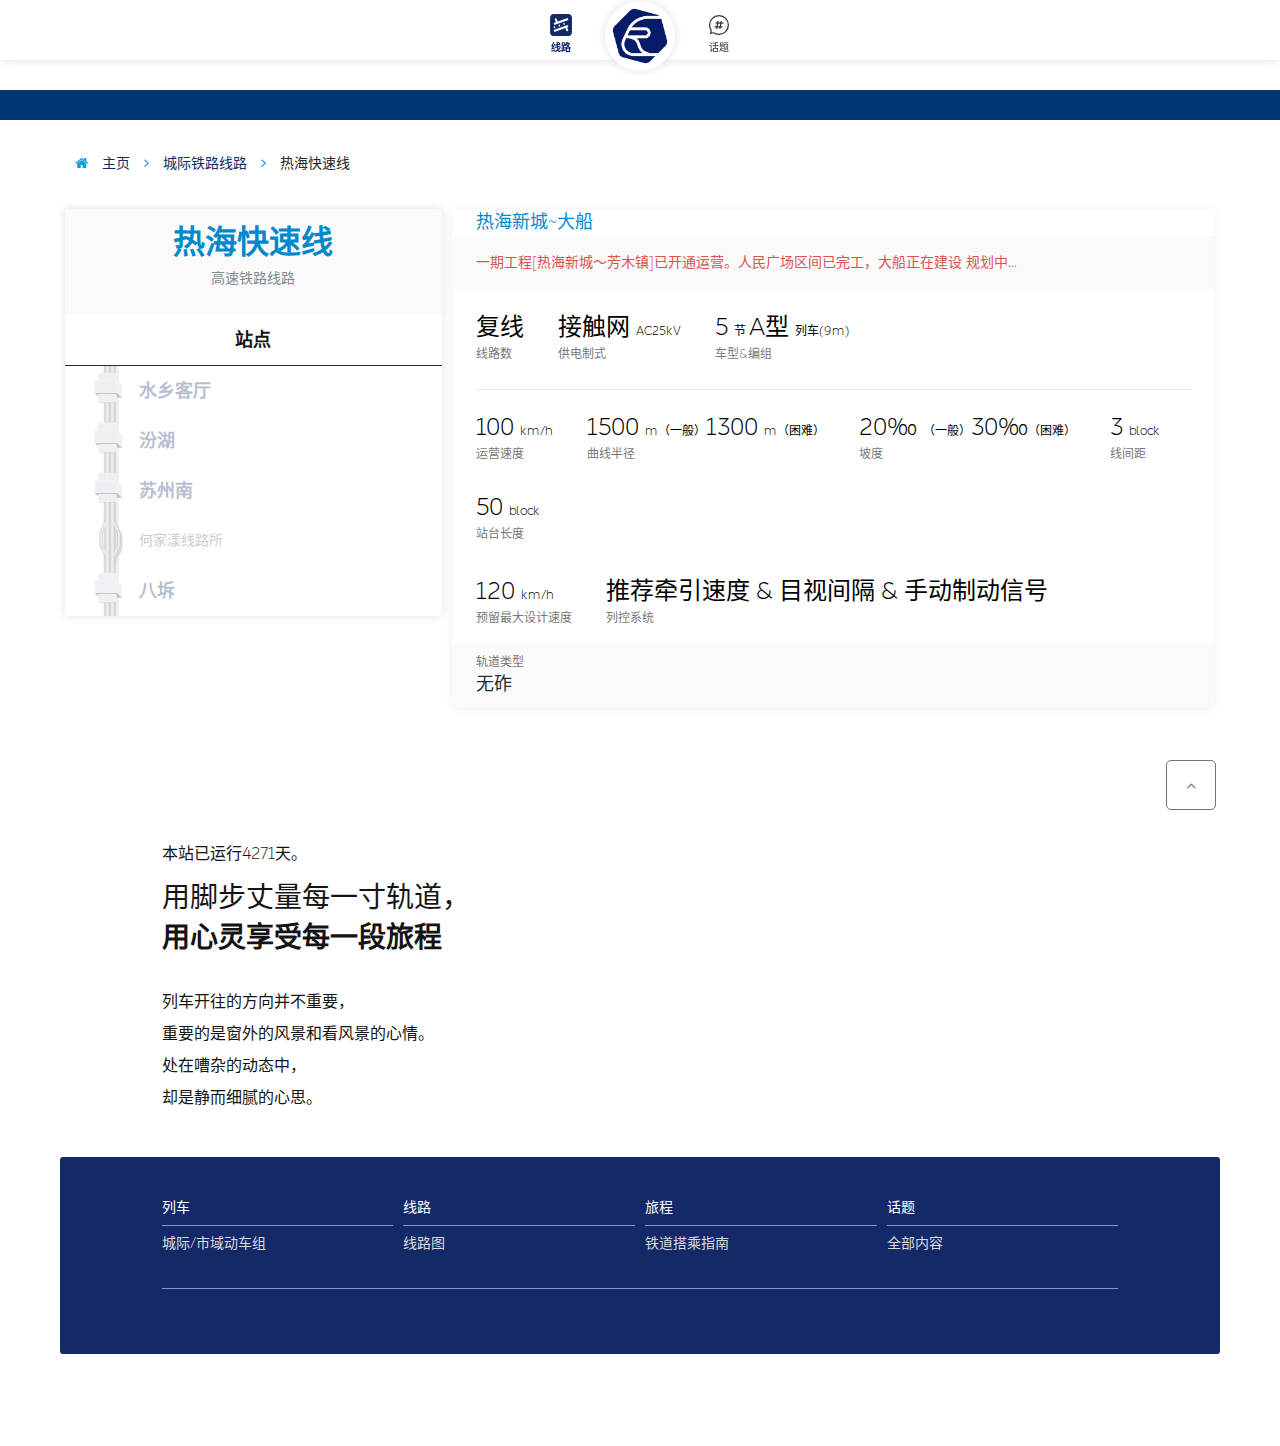
<file: railways/rehaixian.html>
<html lang=zh-cn style><!--
--><meta charset=utf-8>
<meta http-equiv=X-UA-Compatible content="IE=edge">
<meta name=viewport content="width=device-width, initial-scale=1, shrink-to-fit=no">
<meta name=description content>
<meta name=keywords content>
<meta property=og:description content>
<style>:root{--sf-img-7: url("[data-uri]")}</style><style>/*!
 */@font-face{font-family:"FontAwesome";src:url([data-uri])format("woff2");font-weight:normal;font-style:normal}.fa{display:inline-block;font:normal normal normal 14px/1 FontAwesome;font-size:inherit;text-rendering:auto;-webkit-font-smoothing:antialiased;-moz-osx-font-smoothing:grayscale}@-webkit-keyframes fa-spin{0%{-webkit-transform:rotate(0deg);transform:rotate(0deg)}100%{-webkit-transform:rotate(359deg);transform:rotate(359deg)}}@keyframes fa-spin{0%{-webkit-transform:rotate(0deg);transform:rotate(0deg)}100%{-webkit-transform:rotate(359deg);transform:rotate(359deg)}}.fa-glass:before{content:""}.fa-music:before{content:""}.fa-search:before{content:""}.fa-envelope-o:before{content:""}.fa-heart:before{content:""}.fa-star:before{content:""}.fa-star-o:before{content:""}.fa-user:before{content:""}.fa-film:before{content:""}.fa-th-large:before{content:""}.fa-th:before{content:""}.fa-th-list:before{content:""}.fa-check:before{content:""}.fa-remove:before,.fa-close:before,.fa-times:before{content:""}.fa-search-plus:before{content:""}.fa-search-minus:before{content:""}.fa-power-off:before{content:""}.fa-signal:before{content:""}.fa-gear:before,.fa-cog:before{content:""}.fa-trash-o:before{content:""}.fa-home:before{content:""}.fa-file-o:before{content:""}.fa-clock-o:before{content:""}.fa-road:before{content:""}.fa-download:before{content:""}.fa-arrow-circle-o-down:before{content:""}.fa-arrow-circle-o-up:before{content:""}.fa-inbox:before{content:""}.fa-play-circle-o:before{content:""}.fa-rotate-right:before,.fa-repeat:before{content:""}.fa-refresh:before{content:""}.fa-list-alt:before{content:""}.fa-lock:before{content:""}.fa-flag:before{content:""}.fa-headphones:before{content:""}.fa-volume-off:before{content:""}.fa-volume-down:before{content:""}.fa-volume-up:before{content:""}.fa-qrcode:before{content:""}.fa-barcode:before{content:""}.fa-tag:before{content:""}.fa-tags:before{content:""}.fa-book:before{content:""}.fa-bookmark:before{content:""}.fa-print:before{content:""}.fa-camera:before{content:""}.fa-font:before{content:""}.fa-bold:before{content:""}.fa-italic:before{content:""}.fa-text-height:before{content:""}.fa-text-width:before{content:""}.fa-align-left:before{content:""}.fa-align-center:before{content:""}.fa-align-right:before{content:""}.fa-align-justify:before{content:""}.fa-list:before{content:""}.fa-dedent:before,.fa-outdent:before{content:""}.fa-indent:before{content:""}.fa-video-camera:before{content:""}.fa-photo:before,.fa-image:before,.fa-picture-o:before{content:""}.fa-pencil:before{content:""}.fa-map-marker:before{content:""}.fa-adjust:before{content:""}.fa-tint:before{content:""}.fa-edit:before,.fa-pencil-square-o:before{content:""}.fa-share-square-o:before{content:""}.fa-check-square-o:before{content:""}.fa-arrows:before{content:""}.fa-step-backward:before{content:""}.fa-fast-backward:before{content:""}.fa-backward:before{content:""}.fa-play:before{content:""}.fa-pause:before{content:""}.fa-stop:before{content:""}.fa-forward:before{content:""}.fa-fast-forward:before{content:""}.fa-step-forward:before{content:""}.fa-eject:before{content:""}.fa-chevron-left:before{content:""}.fa-chevron-right:before{content:""}.fa-plus-circle:before{content:""}.fa-minus-circle:before{content:""}.fa-times-circle:before{content:""}.fa-check-circle:before{content:""}.fa-question-circle:before{content:""}.fa-info-circle:before{content:""}.fa-crosshairs:before{content:""}.fa-times-circle-o:before{content:""}.fa-check-circle-o:before{content:""}.fa-ban:before{content:""}.fa-arrow-left:before{content:""}.fa-arrow-right:before{content:""}.fa-arrow-up:before{content:""}.fa-arrow-down:before{content:""}.fa-mail-forward:before,.fa-share:before{content:""}.fa-expand:before{content:""}.fa-compress:before{content:""}.fa-plus:before{content:""}.fa-minus:before{content:""}.fa-asterisk:before{content:""}.fa-exclamation-circle:before{content:""}.fa-gift:before{content:""}.fa-leaf:before{content:""}.fa-fire:before{content:""}.fa-eye:before{content:""}.fa-eye-slash:before{content:""}.fa-warning:before,.fa-exclamation-triangle:before{content:""}.fa-plane:before{content:""}.fa-calendar:before{content:""}.fa-random:before{content:""}.fa-comment:before{content:""}.fa-magnet:before{content:""}.fa-chevron-up:before{content:""}.fa-chevron-down:before{content:""}.fa-retweet:before{content:""}.fa-shopping-cart:before{content:""}.fa-folder:before{content:""}.fa-folder-open:before{content:""}.fa-arrows-v:before{content:""}.fa-arrows-h:before{content:""}.fa-bar-chart-o:before,.fa-bar-chart:before{content:""}.fa-twitter-square:before{content:""}.fa-facebook-square:before{content:""}.fa-camera-retro:before{content:""}.fa-key:before{content:""}.fa-gears:before,.fa-cogs:before{content:""}.fa-comments:before{content:""}.fa-thumbs-o-up:before{content:""}.fa-thumbs-o-down:before{content:""}.fa-star-half:before{content:""}.fa-heart-o:before{content:""}.fa-sign-out:before{content:""}.fa-linkedin-square:before{content:""}.fa-thumb-tack:before{content:""}.fa-external-link:before{content:""}.fa-sign-in:before{content:""}.fa-trophy:before{content:""}.fa-github-square:before{content:""}.fa-upload:before{content:""}.fa-lemon-o:before{content:""}.fa-phone:before{content:""}.fa-square-o:before{content:""}.fa-bookmark-o:before{content:""}.fa-phone-square:before{content:""}.fa-twitter:before{content:""}.fa-facebook-f:before,.fa-facebook:before{content:""}.fa-github:before{content:""}.fa-unlock:before{content:""}.fa-credit-card:before{content:""}.fa-feed:before,.fa-rss:before{content:""}.fa-hdd-o:before{content:""}.fa-bullhorn:before{content:""}.fa-bell:before{content:""}.fa-certificate:before{content:""}.fa-hand-o-right:before{content:""}.fa-hand-o-left:before{content:""}.fa-hand-o-up:before{content:""}.fa-hand-o-down:before{content:""}.fa-arrow-circle-left:before{content:""}.fa-arrow-circle-right:before{content:""}.fa-arrow-circle-up:before{content:""}.fa-arrow-circle-down:before{content:""}.fa-globe:before{content:""}.fa-wrench:before{content:""}.fa-tasks:before{content:""}.fa-filter:before{content:""}.fa-briefcase:before{content:""}.fa-arrows-alt:before{content:""}.fa-group:before,.fa-users:before{content:""}.fa-chain:before,.fa-link:before{content:""}.fa-cloud:before{content:""}.fa-flask:before{content:""}.fa-cut:before,.fa-scissors:before{content:""}.fa-copy:before,.fa-files-o:before{content:""}.fa-paperclip:before{content:""}.fa-save:before,.fa-floppy-o:before{content:""}.fa-square:before{content:""}.fa-navicon:before,.fa-reorder:before,.fa-bars:before{content:""}.fa-list-ul:before{content:""}.fa-list-ol:before{content:""}.fa-strikethrough:before{content:""}.fa-underline:before{content:""}.fa-table:before{content:""}.fa-magic:before{content:""}.fa-truck:before{content:""}.fa-pinterest:before{content:""}.fa-pinterest-square:before{content:""}.fa-google-plus-square:before{content:""}.fa-google-plus:before{content:""}.fa-money:before{content:""}.fa-caret-down:before{content:""}.fa-caret-up:before{content:""}.fa-caret-left:before{content:""}.fa-caret-right:before{content:""}.fa-columns:before{content:""}.fa-unsorted:before,.fa-sort:before{content:""}.fa-sort-down:before,.fa-sort-desc:before{content:""}.fa-sort-up:before,.fa-sort-asc:before{content:""}.fa-envelope:before{content:""}.fa-linkedin:before{content:""}.fa-rotate-left:before,.fa-undo:before{content:""}.fa-legal:before,.fa-gavel:before{content:""}.fa-dashboard:before,.fa-tachometer:before{content:""}.fa-comment-o:before{content:""}.fa-comments-o:before{content:""}.fa-flash:before,.fa-bolt:before{content:""}.fa-sitemap:before{content:""}.fa-umbrella:before{content:""}.fa-paste:before,.fa-clipboard:before{content:""}.fa-lightbulb-o:before{content:""}.fa-exchange:before{content:""}.fa-cloud-download:before{content:""}.fa-cloud-upload:before{content:""}.fa-user-md:before{content:""}.fa-stethoscope:before{content:""}.fa-suitcase:before{content:""}.fa-bell-o:before{content:""}.fa-coffee:before{content:""}.fa-cutlery:before{content:""}.fa-file-text-o:before{content:""}.fa-building-o:before{content:""}.fa-hospital-o:before{content:""}.fa-ambulance:before{content:""}.fa-medkit:before{content:""}.fa-fighter-jet:before{content:""}.fa-beer:before{content:""}.fa-h-square:before{content:""}.fa-plus-square:before{content:""}.fa-angle-double-left:before{content:""}.fa-angle-double-right:before{content:""}.fa-angle-double-up:before{content:""}.fa-angle-double-down:before{content:""}.fa-angle-left:before{content:""}.fa-angle-right:before{content:""}.fa-angle-up:before{content:""}.fa-angle-down:before{content:""}.fa-desktop:before{content:""}.fa-laptop:before{content:""}.fa-tablet:before{content:""}.fa-mobile-phone:before,.fa-mobile:before{content:""}.fa-circle-o:before{content:""}.fa-quote-left:before{content:""}.fa-quote-right:before{content:""}.fa-spinner:before{content:""}.fa-circle:before{content:""}.fa-mail-reply:before,.fa-reply:before{content:""}.fa-github-alt:before{content:""}.fa-folder-o:before{content:""}.fa-folder-open-o:before{content:""}.fa-smile-o:before{content:""}.fa-frown-o:before{content:""}.fa-meh-o:before{content:""}.fa-gamepad:before{content:""}.fa-keyboard-o:before{content:""}.fa-flag-o:before{content:""}.fa-flag-checkered:before{content:""}.fa-terminal:before{content:""}.fa-code:before{content:""}.fa-mail-reply-all:before,.fa-reply-all:before{content:""}.fa-star-half-empty:before,.fa-star-half-full:before,.fa-star-half-o:before{content:""}.fa-location-arrow:before{content:""}.fa-crop:before{content:""}.fa-code-fork:before{content:""}.fa-unlink:before,.fa-chain-broken:before{content:""}.fa-question:before{content:""}.fa-info:before{content:""}.fa-exclamation:before{content:""}.fa-superscript:before{content:""}.fa-subscript:before{content:""}.fa-eraser:before{content:""}.fa-puzzle-piece:before{content:""}.fa-microphone:before{content:""}.fa-microphone-slash:before{content:""}.fa-shield:before{content:""}.fa-calendar-o:before{content:""}.fa-fire-extinguisher:before{content:""}.fa-rocket:before{content:""}.fa-maxcdn:before{content:""}.fa-chevron-circle-left:before{content:""}.fa-chevron-circle-right:before{content:""}.fa-chevron-circle-up:before{content:""}.fa-chevron-circle-down:before{content:""}.fa-html5:before{content:""}.fa-css3:before{content:""}.fa-anchor:before{content:""}.fa-unlock-alt:before{content:""}.fa-bullseye:before{content:""}.fa-ellipsis-h:before{content:""}.fa-ellipsis-v:before{content:""}.fa-rss-square:before{content:""}.fa-play-circle:before{content:""}.fa-ticket:before{content:""}.fa-minus-square:before{content:""}.fa-minus-square-o:before{content:""}.fa-level-up:before{content:""}.fa-level-down:before{content:""}.fa-check-square:before{content:""}.fa-pencil-square:before{content:""}.fa-external-link-square:before{content:""}.fa-share-square:before{content:""}.fa-compass:before{content:""}.fa-toggle-down:before,.fa-caret-square-o-down:before{content:""}.fa-toggle-up:before,.fa-caret-square-o-up:before{content:""}.fa-toggle-right:before,.fa-caret-square-o-right:before{content:""}.fa-euro:before,.fa-eur:before{content:""}.fa-gbp:before{content:""}.fa-dollar:before,.fa-usd:before{content:""}.fa-rupee:before,.fa-inr:before{content:""}.fa-cny:before,.fa-rmb:before,.fa-yen:before,.fa-jpy:before{content:""}.fa-ruble:before,.fa-rouble:before,.fa-rub:before{content:""}.fa-won:before,.fa-krw:before{content:""}.fa-bitcoin:before,.fa-btc:before{content:""}.fa-file:before{content:""}.fa-file-text:before{content:""}.fa-sort-alpha-asc:before{content:""}.fa-sort-alpha-desc:before{content:""}.fa-sort-amount-asc:before{content:""}.fa-sort-amount-desc:before{content:""}.fa-sort-numeric-asc:before{content:""}.fa-sort-numeric-desc:before{content:""}.fa-thumbs-up:before{content:""}.fa-thumbs-down:before{content:""}.fa-youtube-square:before{content:""}.fa-youtube:before{content:""}.fa-xing:before{content:""}.fa-xing-square:before{content:""}.fa-youtube-play:before{content:""}.fa-dropbox:before{content:""}.fa-stack-overflow:before{content:""}.fa-instagram:before{content:""}.fa-flickr:before{content:""}.fa-adn:before{content:""}.fa-bitbucket:before{content:""}.fa-bitbucket-square:before{content:""}.fa-tumblr:before{content:""}.fa-tumblr-square:before{content:""}.fa-long-arrow-down:before{content:""}.fa-long-arrow-up:before{content:""}.fa-long-arrow-left:before{content:""}.fa-long-arrow-right:before{content:""}.fa-apple:before{content:""}.fa-windows:before{content:""}.fa-android:before{content:""}.fa-linux:before{content:""}.fa-dribbble:before{content:""}.fa-skype:before{content:""}.fa-foursquare:before{content:""}.fa-trello:before{content:""}.fa-female:before{content:""}.fa-male:before{content:""}.fa-gittip:before,.fa-gratipay:before{content:""}.fa-sun-o:before{content:""}.fa-moon-o:before{content:""}.fa-archive:before{content:""}.fa-bug:before{content:""}.fa-vk:before{content:""}.fa-weibo:before{content:""}.fa-renren:before{content:""}.fa-pagelines:before{content:""}.fa-stack-exchange:before{content:""}.fa-arrow-circle-o-right:before{content:""}.fa-arrow-circle-o-left:before{content:""}.fa-toggle-left:before,.fa-caret-square-o-left:before{content:""}.fa-dot-circle-o:before{content:""}.fa-wheelchair:before{content:""}.fa-vimeo-square:before{content:""}.fa-turkish-lira:before,.fa-try:before{content:""}.fa-plus-square-o:before{content:""}.fa-space-shuttle:before{content:""}.fa-slack:before{content:""}.fa-envelope-square:before{content:""}.fa-wordpress:before{content:""}.fa-openid:before{content:""}.fa-institution:before,.fa-bank:before,.fa-university:before{content:""}.fa-mortar-board:before,.fa-graduation-cap:before{content:""}.fa-yahoo:before{content:""}.fa-google:before{content:""}.fa-reddit:before{content:""}.fa-reddit-square:before{content:""}.fa-stumbleupon-circle:before{content:""}.fa-stumbleupon:before{content:""}.fa-delicious:before{content:""}.fa-digg:before{content:""}.fa-pied-piper:before{content:""}.fa-pied-piper-alt:before{content:""}.fa-drupal:before{content:""}.fa-joomla:before{content:""}.fa-language:before{content:""}.fa-fax:before{content:""}.fa-building:before{content:""}.fa-child:before{content:""}.fa-paw:before{content:""}.fa-spoon:before{content:""}.fa-cube:before{content:""}.fa-cubes:before{content:""}.fa-behance:before{content:""}.fa-behance-square:before{content:""}.fa-steam:before{content:""}.fa-steam-square:before{content:""}.fa-recycle:before{content:""}.fa-automobile:before,.fa-car:before{content:""}.fa-cab:before,.fa-taxi:before{content:""}.fa-tree:before{content:""}.fa-spotify:before{content:""}.fa-deviantart:before{content:""}.fa-soundcloud:before{content:""}.fa-database:before{content:""}.fa-file-pdf-o:before{content:""}.fa-file-word-o:before{content:""}.fa-file-excel-o:before{content:""}.fa-file-powerpoint-o:before{content:""}.fa-file-photo-o:before,.fa-file-picture-o:before,.fa-file-image-o:before{content:""}.fa-file-zip-o:before,.fa-file-archive-o:before{content:""}.fa-file-sound-o:before,.fa-file-audio-o:before{content:""}.fa-file-movie-o:before,.fa-file-video-o:before{content:""}.fa-file-code-o:before{content:""}.fa-vine:before{content:""}.fa-codepen:before{content:""}.fa-jsfiddle:before{content:""}.fa-life-bouy:before,.fa-life-buoy:before,.fa-life-saver:before,.fa-support:before,.fa-life-ring:before{content:""}.fa-circle-o-notch:before{content:""}.fa-ra:before,.fa-rebel:before{content:""}.fa-ge:before,.fa-empire:before{content:""}.fa-git-square:before{content:""}.fa-git:before{content:""}.fa-y-combinator-square:before,.fa-yc-square:before,.fa-hacker-news:before{content:""}.fa-tencent-weibo:before{content:""}.fa-qq:before{content:""}.fa-wechat:before,.fa-weixin:before{content:""}.fa-send:before,.fa-paper-plane:before{content:""}.fa-send-o:before,.fa-paper-plane-o:before{content:""}.fa-history:before{content:""}.fa-circle-thin:before{content:""}.fa-header:before{content:""}.fa-paragraph:before{content:""}.fa-sliders:before{content:""}.fa-share-alt:before{content:""}.fa-share-alt-square:before{content:""}.fa-bomb:before{content:""}.fa-soccer-ball-o:before,.fa-futbol-o:before{content:""}.fa-tty:before{content:""}.fa-binoculars:before{content:""}.fa-plug:before{content:""}.fa-slideshare:before{content:""}.fa-twitch:before{content:""}.fa-yelp:before{content:""}.fa-newspaper-o:before{content:""}.fa-wifi:before{content:""}.fa-calculator:before{content:""}.fa-paypal:before{content:""}.fa-google-wallet:before{content:""}.fa-cc-visa:before{content:""}.fa-cc-mastercard:before{content:""}.fa-cc-discover:before{content:""}.fa-cc-amex:before{content:""}.fa-cc-paypal:before{content:""}.fa-cc-stripe:before{content:""}.fa-bell-slash:before{content:""}.fa-bell-slash-o:before{content:""}.fa-trash:before{content:""}.fa-copyright:before{content:""}.fa-at:before{content:""}.fa-eyedropper:before{content:""}.fa-paint-brush:before{content:""}.fa-birthday-cake:before{content:""}.fa-area-chart:before{content:""}.fa-pie-chart:before{content:""}.fa-line-chart:before{content:""}.fa-lastfm:before{content:""}.fa-lastfm-square:before{content:""}.fa-toggle-off:before{content:""}.fa-toggle-on:before{content:""}.fa-bicycle:before{content:""}.fa-bus:before{content:""}.fa-ioxhost:before{content:""}.fa-angellist:before{content:""}.fa-cc:before{content:""}.fa-shekel:before,.fa-sheqel:before,.fa-ils:before{content:""}.fa-meanpath:before{content:""}.fa-buysellads:before{content:""}.fa-connectdevelop:before{content:""}.fa-dashcube:before{content:""}.fa-forumbee:before{content:""}.fa-leanpub:before{content:""}.fa-sellsy:before{content:""}.fa-shirtsinbulk:before{content:""}.fa-simplybuilt:before{content:""}.fa-skyatlas:before{content:""}.fa-cart-plus:before{content:""}.fa-cart-arrow-down:before{content:""}.fa-diamond:before{content:""}.fa-ship:before{content:""}.fa-user-secret:before{content:""}.fa-motorcycle:before{content:""}.fa-street-view:before{content:""}.fa-heartbeat:before{content:""}.fa-venus:before{content:""}.fa-mars:before{content:""}.fa-mercury:before{content:""}.fa-intersex:before,.fa-transgender:before{content:""}.fa-transgender-alt:before{content:""}.fa-venus-double:before{content:""}.fa-mars-double:before{content:""}.fa-venus-mars:before{content:""}.fa-mars-stroke:before{content:""}.fa-mars-stroke-v:before{content:""}.fa-mars-stroke-h:before{content:""}.fa-neuter:before{content:""}.fa-genderless:before{content:""}.fa-facebook-official:before{content:""}.fa-pinterest-p:before{content:""}.fa-whatsapp:before{content:""}.fa-server:before{content:""}.fa-user-plus:before{content:""}.fa-user-times:before{content:""}.fa-hotel:before,.fa-bed:before{content:""}.fa-viacoin:before{content:""}.fa-train:before{content:""}.fa-subway:before{content:""}.fa-medium:before{content:""}.fa-yc:before,.fa-y-combinator:before{content:""}.fa-optin-monster:before{content:""}.fa-opencart:before{content:""}.fa-expeditedssl:before{content:""}.fa-battery-4:before,.fa-battery-full:before{content:""}.fa-battery-3:before,.fa-battery-three-quarters:before{content:""}.fa-battery-2:before,.fa-battery-half:before{content:""}.fa-battery-1:before,.fa-battery-quarter:before{content:""}.fa-battery-0:before,.fa-battery-empty:before{content:""}.fa-mouse-pointer:before{content:""}.fa-i-cursor:before{content:""}.fa-object-group:before{content:""}.fa-object-ungroup:before{content:""}.fa-sticky-note:before{content:""}.fa-sticky-note-o:before{content:""}.fa-cc-jcb:before{content:""}.fa-cc-diners-club:before{content:""}.fa-clone:before{content:""}.fa-balance-scale:before{content:""}.fa-hourglass-o:before{content:""}.fa-hourglass-1:before,.fa-hourglass-start:before{content:""}.fa-hourglass-2:before,.fa-hourglass-half:before{content:""}.fa-hourglass-3:before,.fa-hourglass-end:before{content:""}.fa-hourglass:before{content:""}.fa-hand-grab-o:before,.fa-hand-rock-o:before{content:""}.fa-hand-stop-o:before,.fa-hand-paper-o:before{content:""}.fa-hand-scissors-o:before{content:""}.fa-hand-lizard-o:before{content:""}.fa-hand-spock-o:before{content:""}.fa-hand-pointer-o:before{content:""}.fa-hand-peace-o:before{content:""}.fa-trademark:before{content:""}.fa-registered:before{content:""}.fa-creative-commons:before{content:""}.fa-gg:before{content:""}.fa-gg-circle:before{content:""}.fa-tripadvisor:before{content:""}.fa-odnoklassniki:before{content:""}.fa-odnoklassniki-square:before{content:""}.fa-get-pocket:before{content:""}.fa-wikipedia-w:before{content:""}.fa-safari:before{content:""}.fa-chrome:before{content:""}.fa-firefox:before{content:""}.fa-opera:before{content:""}.fa-internet-explorer:before{content:""}.fa-tv:before,.fa-television:before{content:""}.fa-contao:before{content:""}.fa-500px:before{content:""}.fa-amazon:before{content:""}.fa-calendar-plus-o:before{content:""}.fa-calendar-minus-o:before{content:""}.fa-calendar-times-o:before{content:""}.fa-calendar-check-o:before{content:""}.fa-industry:before{content:""}.fa-map-pin:before{content:""}.fa-map-signs:before{content:""}.fa-map-o:before{content:""}.fa-map:before{content:""}.fa-commenting:before{content:""}.fa-commenting-o:before{content:""}.fa-houzz:before{content:""}.fa-vimeo:before{content:""}.fa-black-tie:before{content:""}.fa-fonticons:before{content:""}.fa-reddit-alien:before{content:""}.fa-edge:before{content:""}.fa-credit-card-alt:before{content:""}.fa-codiepie:before{content:""}.fa-modx:before{content:""}.fa-fort-awesome:before{content:""}.fa-usb:before{content:""}.fa-product-hunt:before{content:""}.fa-mixcloud:before{content:""}.fa-scribd:before{content:""}.fa-pause-circle:before{content:""}.fa-pause-circle-o:before{content:""}.fa-stop-circle:before{content:""}.fa-stop-circle-o:before{content:""}.fa-shopping-bag:before{content:""}.fa-shopping-basket:before{content:""}.fa-hashtag:before{content:""}.fa-bluetooth:before{content:""}.fa-bluetooth-b:before{content:""}.fa-percent:before{content:""}</style>
<style>html{-ms-text-size-adjust:100%;-webkit-text-size-adjust:100%}a:active,a:hover{outline-width:0}strong{font-weight:bolder}img{border-style:none}hr{-webkit-box-sizing:content-box;box-sizing:content-box;height:0;overflow:visible}button::-moz-focus-inner,input::-moz-focus-inner{border:0;padding:0}button:-moz-focusring,input:-moz-focusring{outline:1px dotted ButtonText}[type=number]::-webkit-inner-spin-button,[type=number]::-webkit-outer-spin-button{height:auto}[type=search]::-webkit-search-cancel-button,[type=search]::-webkit-search-decoration{-webkit-appearance:none}html{-webkit-box-sizing:border-box;box-sizing:border-box}*,::after,::before{-webkit-box-sizing:inherit;box-sizing:inherit}@-ms-viewport{width:device-width}html{font-size:16px;-webkit-tap-highlight-color:transparent}body{line-height:1.5;background-color:#fff}[tabindex="-1"]:focus{outline:0!important}h2,h3{margin-top:0}p{margin-top:0;margin-bottom:0.5rem}a:focus,a:hover{color:#01A2E1;text-decoration:underline}a:focus{outline:5px auto -webkit-focus-ring-color;outline-offset:-2px}a:not([href]):not([tabindex]){color:inherit;text-decoration:none}a:not([href]):not([tabindex]):focus,a:not([href]):not([tabindex]):hover{color:inherit;text-decoration:none}a:not([href]):not([tabindex]):focus{outline:0}img{vertical-align:middle}a{-ms-touch-action:manipulation;touch-action:manipulation}button:focus{outline:1px dotted;outline:5px auto -webkit-focus-ring-color}input[type=checkbox]:disabled,input[type=radio]:disabled{cursor:not-allowed}.h2,h2,h3{margin-bottom:.5rem;font-weight:500;line-height:1.1;color:inherit}.h2,h2{font-size:2rem}h3{font-size:1.75rem}hr{margin-top:1rem;margin-bottom:1rem;border:0;border-top:1px solid rgba(0,0,0,.1)}.blockquote-footer::before{content:"— "}.blockquote-reverse .blockquote-footer::before{content:""}.blockquote-reverse .blockquote-footer::after{content:" —"}.container{width:100%;margin-left:auto;margin-right:auto;padding-left:15px;padding-right:15px}.container::after{content:"";display:table;clear:both}.col-lg-1,.col-lg-3,.col-lg-4,.col-lg-6,.col-lg-8,.col-md-2,.col-md-3,.col-md-5,.col-md-6,.col-md-7,.col-sm-1,.col-sm-10,.col-sm-12,.col-sm-3,.col-sm-6,.col-xl-3,.col-xl-4,.col-xl-8,.col-el-10,.col-el-2,.col-el-3,.col-xs-12,.col-xs-3,.col-xs-6{position:relative;min-height:1px;padding-right:8px;padding-left:8px;padding-top:8px;padding-bottom:8px}@media (max-width:820px){.row{margin-left:-5px;margin-right:-5px}.col-lg-1,.col-lg-3,.col-lg-4,.col-lg-6,.col-lg-8,.col-md-2,.col-md-3,.col-md-5,.col-md-6,.col-md-7,.col-sm-1,.col-sm-10,.col-sm-12,.col-sm-3,.col-sm-6,.col-xl-3,.col-xl-4,.col-xl-8,.col-el-10,.col-el-2,.col-el-3,.col-xs-12,.col-xs-3,.col-xs-6{padding-right:5px!important;padding-left:5px!important;padding-top:5px;padding-bottom:5px}}@media (min-width:821px) and (max-width:1280px){.container{width:calc(100% - 100px);position:relative}.row{margin-left:-5px;margin-right:-5px}.col-lg-1,.col-lg-3,.col-lg-4,.col-lg-6,.col-lg-8,.col-md-2,.col-md-3,.col-md-5,.col-md-6,.col-md-7,.col-sm-1,.col-sm-10,.col-sm-12,.col-sm-3,.col-sm-6,.col-xl-3,.col-xl-4,.col-xl-8,.col-el-10,.col-el-2,.col-el-3,.col-xs-12,.col-xs-3,.col-xs-6{padding-right:5px!important;padding-left:5px!important;padding-top:5px;padding-bottom:5px}}@media (min-width:1281px) and (max-width:1599px){.container{width:calc(100% - 200px);position:relative}.row{margin-left:-8px;margin-right:-8px}.col-lg-1,.col-lg-3,.col-lg-4,.col-lg-6,.col-lg-8,.col-md-2,.col-md-3,.col-md-5,.col-md-6,.col-md-7,.col-sm-1,.col-sm-10,.col-sm-12,.col-sm-3,.col-sm-6,.col-xl-3,.col-xl-4,.col-xl-8,.col-el-10,.col-el-2,.col-el-3,.col-xs-12,.col-xs-3,.col-xs-6{padding-right:8px!important;padding-left:8px!important;padding-top:8px;padding-bottom:8px}}@media (min-width:1600px){.container{width:calc(100% - 320px);position:relative}.row{margin-left:-8px;margin-right:-8px}}@media (min-width:1900px){.container{width:calc(100% - 360px);position:relative}.row{margin-left:-12px;margin-right:-12px}.col-lg-1,.col-lg-3,.col-lg-4,.col-lg-6,.col-lg-8,.col-md-2,.col-md-3,.col-md-5,.col-md-6,.col-md-7,.col-sm-1,.col-sm-10,.col-sm-12,.col-sm-3,.col-sm-6,.col-xl-3,.col-xl-4,.col-xl-8,.col-el-10,.col-el-2,.col-el-3,.col-xs-12,.col-xs-3,.col-xs-6{padding-right:12px;padding-left:12px;padding-top:12px;padding-bottom:12px}}@media (min-width:2560px){.container{width:calc(100% - 400px);position:relative}}@media (min-width:3200px){.container{width:calc(100% - 800px);position:relative}}.container-right::after{content:"";display:table;clear:both}.container-fluid::after{content:"";display:table;clear:both}.row::after{content:"";display:table;clear:both}.col-xs-3{float:left;width:25%}.col-xs-6{float:left;width:50%}.col-xs-12{float:left;width:100%}@media (min-width:544px){.col-sm-1{float:left;width:8.333333%}.col-sm-3{float:left;width:25%}.col-sm-6{float:left;width:50%}.col-sm-10{float:left;width:83.333333%}.col-sm-12{float:left;width:100%}}@media (min-width:769px){.col-md-2{float:left;width:16.666667%}.col-md-3{float:left;width:25%}.col-md-5{float:left;width:41.666667%}.col-md-6{float:left;width:50%}.col-md-7{float:left;width:58.333333%}}@media (min-width:1280px){.col-lg-1{float:left;width:8.333333%}.col-lg-3{float:left;width:25%}.col-lg-4{float:left;width:33.333333%}.col-lg-6{float:left;width:50%}.col-lg-8{float:left;width:66.666667%}}@media (min-width:1440px){.col-xl-3{float:left;width:25%}.col-xl-4{float:left;width:33.333333%}.col-xl-8{float:left;width:66.666667%}}@media (min-width:2560px){.col-el-2{float:left;width:16.666667%}.col-el-3{float:left;width:25%}.col-el-10{float:left;width:83.333333%}}.table-hover tbody tr:hover{background:#E7F6F8}.table-hover-col tbody td:hover{background-color:rgba(0,0,0,.075)}.table-hover .table-active:hover{background-color:rgba(0,0,0,.075)}.table-hover .table-active:hover>td,.table-hover .table-active:hover>th{background-color:rgba(0,0,0,.075)}.table-hover .table-success:hover{background-color:#d0e9c6}.table-hover .table-success:hover>td,.table-hover .table-success:hover>th{background-color:#d0e9c6}.table-hover .table-info:hover{background-color:#c4e3f3}.table-hover .table-info:hover>td,.table-hover .table-info:hover>th{background-color:#c4e3f3}.table-hover .table-warning:hover{background-color:#faf2cc}.table-hover .table-warning:hover>td,.table-hover .table-warning:hover>th{background-color:#faf2cc}.table-hover .table-danger:hover{background-color:#ebcccc}.table-hover .table-danger:hover>td,.table-hover .table-danger:hover>th{background-color:#ebcccc}.form-control::-ms-expand{background-color:transparent;border:0}.form-control:focus{color:#55595c;background-color:#fff;border-color:#66afe9;outline:0}.form-control::-webkit-input-placeholder{color:#999;opacity:1}.form-control::-moz-placeholder{color:#999;opacity:1}.form-control:-ms-input-placeholder{color:#999;opacity:1}.form-control::placeholder{color:#999;opacity:1}.form-control:disabled{background-color:#eceeef;opacity:1}.form-control:disabled{cursor:not-allowed}select.form-control:focus::-ms-value{color:#55595c;background-color:#fff}.btn{font-weight:400;line-height:1.25;text-align:center;white-space:nowrap;vertical-align:middle;cursor:pointer;-webkit-user-select:none;-moz-user-select:none;-ms-user-select:none;user-select:none;border:1px solid transparent;padding:.5rem 1rem;font-size:1rem}.btn.active:focus,.btn:active.focus,.btn:active:focus,.btn:focus{outline:5px auto -webkit-focus-ring-color;outline-offset:-2px}.btn:focus,.btn:hover{text-decoration:none}.btn:active{background-image:none;outline:0}.btn:disabled{cursor:not-allowed;opacity:.65}.btn-primary:hover{color:#fff;background-color:#025aa5;border-color:#01549b}.btn-primary:focus{color:#fff;background-color:#025aa5;border-color:#01549b}.btn-primary:active{color:#fff;background-color:#025aa5;border-color:#01549b;background-image:none}.btn-primary.active:focus,.btn-primary.active:hover,.btn-primary:active.focus,.btn-primary:active:focus,.btn-primary:active:hover,.open>.btn-primary.dropdown-toggle:focus,.open>.btn-primary.dropdown-toggle:hover{color:#fff;background-color:#014682;border-color:#01315a}.btn-primary.disabled:focus,.btn-primary:disabled.focus,.btn-primary:disabled:focus{background-color:#01A2E1;border-color:#01A2E1}.btn-primary.disabled:hover,.btn-primary:disabled:hover{background-color:#01A2E1;border-color:#01A2E1}.btn-secondary:hover{color:#EFEFEF;background-color:#e6e6e6;border-color:#adadad}.btn-secondary:focus{color:#EFEFEF;background-color:#e6e6e6;border-color:#adadad}.btn-secondary:active{color:#EFEFEF;background-color:#e6e6e6;border-color:#adadad;background-image:none}.btn-secondary.active:focus,.btn-secondary.active:hover,.btn-secondary:active.focus,.btn-secondary:active:focus,.btn-secondary:active:hover,.open>.btn-secondary.dropdown-toggle:focus,.open>.btn-secondary.dropdown-toggle:hover{color:#EFEFEF;background-color:#d4d4d4;border-color:#8c8c8c}.btn-secondary.disabled:focus,.btn-secondary:disabled.focus,.btn-secondary:disabled:focus{background-color:#fff;border-color:#ccc}.btn-secondary.disabled:hover,.btn-secondary:disabled:hover{background-color:#fff;border-color:#ccc}.btn-info:hover{color:#fff;background-color:#31b0d5;border-color:#2aabd2}.btn-info:focus{color:#fff;background-color:#31b0d5;border-color:#2aabd2}.btn-info:active{color:#fff;background-color:#31b0d5;border-color:#2aabd2;background-image:none}.btn-info.active:focus,.btn-info.active:hover,.btn-info:active.focus,.btn-info:active:focus,.btn-info:active:hover,.open>.btn-info.dropdown-toggle:focus,.open>.btn-info.dropdown-toggle:hover{color:#fff;background-color:#269abc;border-color:#1f7e9a}.btn-info.disabled:focus,.btn-info:disabled.focus,.btn-info:disabled:focus{background-color:#132968;border-color:#132968}.btn-info.disabled:hover,.btn-info:disabled:hover{background-color:#132968;border-color:#132968}.btn-success:hover{color:#fff;background-color:#22AA44;border-color:#419641}.btn-success:focus{color:#fff;background-color:#22AA44;border-color:#419641}.btn-success:active{color:#fff;background-color:#22AA44;border-color:#419641;background-image:none}.btn-success.active:focus,.btn-success.active:hover,.btn-success:active.focus,.btn-success:active:focus,.btn-success:active:hover,.open>.btn-success.dropdown-toggle:focus,.open>.btn-success.dropdown-toggle:hover{color:#fff;background-color:#398439;border-color:#2d672d}.btn-success.disabled:focus,.btn-success:disabled.focus,.btn-success:disabled:focus{background-color:#22C32B;border-color:#22C32B}.btn-success.disabled:hover,.btn-success:disabled:hover{background-color:#22C32B;border-color:#22C32B}.btn-warning:hover{color:#fff;background-color:#ec971f;border-color:#eb9316}.btn-warning:focus{color:#fff;background-color:#ec971f;border-color:#eb9316}.btn-warning:active{color:#fff;background-color:#ec971f;border-color:#eb9316;background-image:none}.btn-warning.active:focus,.btn-warning.active:hover,.btn-warning:active.focus,.btn-warning:active:focus,.btn-warning:active:hover,.open>.btn-warning.dropdown-toggle:focus,.open>.btn-warning.dropdown-toggle:hover{color:#fff;background-color:#d58512;border-color:#b06d0f}.btn-warning.disabled:focus,.btn-warning:disabled.focus,.btn-warning:disabled:focus{background-color:#FF9500;border-color:#FF9500}.btn-warning.disabled:hover,.btn-warning:disabled:hover{background-color:#FF9500;border-color:#FF9500}.btn-danger:hover{color:#fff;background-color:#c9302c;border-color:#c12e2a}.btn-danger:focus{color:#fff;background-color:#c9302c;border-color:#c12e2a}.btn-danger:active{color:#fff;background-color:#c9302c;border-color:#c12e2a;background-image:none}.btn-danger.active:focus,.btn-danger.active:hover,.btn-danger:active.focus,.btn-danger:active:focus,.btn-danger:active:hover,.open>.btn-danger.dropdown-toggle:focus,.open>.btn-danger.dropdown-toggle:hover{color:#fff;background-color:#ac2925;border-color:#8b211e}.btn-danger.disabled:focus,.btn-danger:disabled.focus,.btn-danger:disabled:focus{background-color:#d9534f;border-color:#d9534f}.btn-danger.disabled:hover,.btn-danger:disabled:hover{background-color:#d9534f;border-color:#d9534f}.btn-outline-primary:hover{color:#fff;background-color:#01A2E1;border-color:#01A2E1}.btn-outline-primary:focus{color:#fff;background-color:#01A2E1;border-color:#01A2E1}.btn-outline-primary:active{color:#fff;background-color:#01A2E1;border-color:#01A2E1}.btn-outline-primary.active:focus,.btn-outline-primary.active:hover,.btn-outline-primary:active.focus,.btn-outline-primary:active:focus,.btn-outline-primary:active:hover,.open>.btn-outline-primary.dropdown-toggle:focus,.open>.btn-outline-primary.dropdown-toggle:hover{color:#fff;background-color:#014682;border-color:#01315a}.btn-outline-primary.disabled:focus,.btn-outline-primary:disabled.focus,.btn-outline-primary:disabled:focus{border-color:#43a7fd}.btn-outline-primary.disabled:hover,.btn-outline-primary:disabled:hover{border-color:#43a7fd}.btn-outline-secondary:hover{color:#fff;background-color:#ccc;border-color:#ccc}.btn-outline-secondary:focus{color:#fff;background-color:#ccc;border-color:#ccc}.btn-outline-secondary:active{color:#fff;background-color:#ccc;border-color:#ccc}.btn-outline-secondary.active:focus,.btn-outline-secondary.active:hover,.btn-outline-secondary:active.focus,.btn-outline-secondary:active:focus,.btn-outline-secondary:active:hover,.open>.btn-outline-secondary.dropdown-toggle:focus,.open>.btn-outline-secondary.dropdown-toggle:hover{color:#fff;background-color:#a1a1a1;border-color:#8c8c8c}.btn-outline-secondary.disabled:focus,.btn-outline-secondary:disabled.focus,.btn-outline-secondary:disabled:focus{border-color:#fff}.btn-outline-secondary.disabled:hover,.btn-outline-secondary:disabled:hover{border-color:#fff}.btn-outline-info:hover{color:#fff;background-color:#132968;border-color:#132968}.btn-outline-info:focus{color:#fff;background-color:#132968;border-color:#132968}.btn-outline-info:active{color:#fff;background-color:#132968;border-color:#132968}.btn-outline-info.active:focus,.btn-outline-info.active:hover,.btn-outline-info:active.focus,.btn-outline-info:active:focus,.btn-outline-info:active:hover,.open>.btn-outline-info.dropdown-toggle:focus,.open>.btn-outline-info.dropdown-toggle:hover{color:#fff;background-color:#269abc;border-color:#1f7e9a}.btn-outline-info.disabled:focus,.btn-outline-info:disabled.focus,.btn-outline-info:disabled:focus{border-color:#b0e1ef}.btn-outline-info.disabled:hover,.btn-outline-info:disabled:hover{border-color:#b0e1ef}.btn-outline-success:hover{color:#fff;background-color:#22C32B;border-color:#22C32B}.btn-outline-success:focus{color:#fff;background-color:#22C32B;border-color:#22C32B}.btn-outline-success:active{color:#fff;background-color:#22C32B;border-color:#22C32B}.btn-outline-success.active:focus,.btn-outline-success.active:hover,.btn-outline-success:active.focus,.btn-outline-success:active:focus,.btn-outline-success:active:hover,.open>.btn-outline-success.dropdown-toggle:focus,.open>.btn-outline-success.dropdown-toggle:hover{color:#fff;background-color:#398439;border-color:#2d672d}.btn-outline-success.disabled:focus,.btn-outline-success:disabled.focus,.btn-outline-success:disabled:focus{border-color:#a3d7a3}.btn-outline-success.disabled:hover,.btn-outline-success:disabled:hover{border-color:#a3d7a3}.btn-outline-warning:hover{color:#fff;background-color:#FF9500;border-color:#FF9500}.btn-outline-warning:focus{color:#fff;background-color:#FF9500;border-color:#FF9500}.btn-outline-warning:active{color:#fff;background-color:#FF9500;border-color:#FF9500}.btn-outline-warning.active:focus,.btn-outline-warning.active:hover,.btn-outline-warning:active.focus,.btn-outline-warning:active:focus,.btn-outline-warning:active:hover,.open>.btn-outline-warning.dropdown-toggle:focus,.open>.btn-outline-warning.dropdown-toggle:hover{color:#fff;background-color:#d58512;border-color:#b06d0f}.btn-outline-warning.disabled:focus,.btn-outline-warning:disabled.focus,.btn-outline-warning:disabled:focus{border-color:#f8d9ac}.btn-outline-warning.disabled:hover,.btn-outline-warning:disabled:hover{border-color:#f8d9ac}.btn-outline-danger:hover{color:#fff;background-color:#d9534f;border-color:#d9534f}.btn-outline-danger:focus{color:#fff;background-color:#d9534f;border-color:#d9534f}.btn-outline-danger:active{color:#fff;background-color:#d9534f;border-color:#d9534f}.btn-outline-danger.active:focus,.btn-outline-danger.active:hover,.btn-outline-danger:active.focus,.btn-outline-danger:active:focus,.btn-outline-danger:active:hover,.open>.btn-outline-danger.dropdown-toggle:focus,.open>.btn-outline-danger.dropdown-toggle:hover{color:#fff;background-color:#ac2925;border-color:#8b211e}.btn-outline-danger.disabled:focus,.btn-outline-danger:disabled.focus,.btn-outline-danger:disabled:focus{border-color:#eba5a3}.btn-outline-danger.disabled:hover,.btn-outline-danger:disabled:hover{border-color:#eba5a3}.btn-link:active,.btn-link:disabled{background-color:transparent}.btn-link:active,.btn-link:focus{border-color:transparent}.btn-link:hover{border-color:transparent}.btn-link:focus,.btn-link:hover{color:#014c8c;text-decoration:underline;background-color:transparent}.btn-link:disabled:focus,.btn-link:disabled:hover{color:#818a91;text-decoration:none}.dropdown-toggle::after{display:inline-block;width:0;height:0;margin-left:.3em;vertical-align:middle;content:"";border-top:.3em solid;border-right:.3em solid transparent;border-left:.3em solid transparent}.dropdown-toggle:focus{outline:0}.dropup .dropdown-toggle::after{border-top:0;border-bottom:.3em solid}.dropdown-item:focus,.dropdown-item:hover{color:#2b2d2f;text-decoration:none;background-color:#f5f5f5}.dropdown-item.active:focus,.dropdown-item.active:hover{color:#fff;text-decoration:none;background-color:#01A2E1;outline:0}.dropdown-item.disabled:focus,.dropdown-item.disabled:hover{color:#818a91}.dropdown-item.disabled:focus,.dropdown-item.disabled:hover{text-decoration:none;cursor:not-allowed;background-color:transparent;background-image:none;filter:"progid:DXImageTransform.Microsoft.gradient(enabled = false)"}.btn-group-vertical>.btn:active,.btn-group-vertical>.btn:focus,.btn-group>.btn:active,.btn-group>.btn:focus{z-index:2}.btn-group-vertical>.btn:hover,.btn-group>.btn:hover{z-index:2}.btn-toolbar::after{content:"";display:table;clear:both}.btn-group .dropdown-toggle:active{outline:0}.btn+.dropdown-toggle-split::after{margin-left:0}.btn-group-vertical>.btn-group::after{content:"";display:table;clear:both}.input-group .form-control:active,.input-group .form-control:focus,.input-group .form-control:hover{z-index:3}.input-group-btn>.btn:active,.input-group-btn>.btn:focus,.input-group-btn>.btn:hover{z-index:3}.input-group-btn:not(:first-child)>.btn-group:active,.input-group-btn:not(:first-child)>.btn-group:focus,.input-group-btn:not(:first-child)>.btn-group:hover,.input-group-btn:not(:first-child)>.btn:active,.input-group-btn:not(:first-child)>.btn:focus,.input-group-btn:not(:first-child)>.btn:hover{z-index:3}.custom-control-input:checked~.custom-control-indicator{color:#fff;background-color:#0074d9}.custom-control-input:focus~.custom-control-indicator{-webkit-box-shadow:0 0 0 .075rem #fff,0 0 0 .2rem #0074d9;box-shadow:0 0 0 .075rem #fff,0 0 0 .2rem #0074d9}.custom-control-input:active~.custom-control-indicator{color:#fff;background-color:#84c6ff}.custom-control-input:disabled~.custom-control-indicator{cursor:not-allowed;background-color:#eee}.custom-control-input:disabled~.custom-control-description{color:#767676;cursor:not-allowed}.custom-checkbox .custom-control-input:checked~.custom-control-indicator{background-image:url(data:image/svg+xml;charset=utf8,%3Csvg\ xmlns=\'http://www.w3.org/2000/svg\'\ viewBox=\'0\ 0\ 8\ 8\'%3E%3Cpath\ fill=\'%23fff\'\ d=\'M6.564.75l-3.59\ 3.612-1.538-1.55L0\ 4.26\ 2.974\ 7.25\ 8\ 2.193z\'/%3E%3C/svg%3E)}.custom-checkbox .custom-control-input:indeterminate~.custom-control-indicator{background-color:#0074d9;background-image:url(data:image/svg+xml;charset=utf8,%3Csvg\ xmlns=\'http://www.w3.org/2000/svg\'\ viewBox=\'0\ 0\ 4\ 4\'%3E%3Cpath\ stroke=\'%23fff\'\ d=\'M0\ 2h4\'/%3E%3C/svg%3E)}.custom-radio .custom-control-input:checked~.custom-control-indicator{background-image:url(data:image/svg+xml;charset=utf8,%3Csvg\ xmlns=\'http://www.w3.org/2000/svg\'\ viewBox=\'-4\ -4\ 8\ 8\'%3E%3Ccircle\ r=\'3\'\ fill=\'%23fff\'/%3E%3C/svg%3E)}.custom-controls-stacked .custom-control::after{display:block;margin-bottom:.25rem;content:""}.custom-select:focus{border-color:#51a7e8;outline:0}.custom-select:focus::-ms-value{color:#55595c;background-color:#fff}.custom-select:disabled{color:#818a91;cursor:not-allowed;background-color:#eceeef}.custom-select::-ms-expand{opacity:0}.custom-file-control:lang(en)::after{content:"Choose file..."}.custom-file-control::before{position:absolute;top:-1px;right:-1px;bottom:-1px;z-index:6;display:block;height:2.5rem;padding:.5rem 1rem;line-height:1.5;color:#555;background-color:#eee;border:1px solid #ddd;border-radius:0 .25rem .25rem 0}.custom-file-control:lang(en)::before{content:"Browse"}.nav-link:focus,.nav-link:hover{text-decoration:none}.nav-link.disabled:focus,.nav-link.disabled:hover{color:#818a91;cursor:not-allowed;background-color:transparent}.nav-tabs::after{content:"";display:table;clear:both}.nav-tabs .nav-link:focus,.nav-tabs .nav-link:hover{border-color:#eceeef #eceeef #ddd}.nav-tabs .nav-link.disabled:focus,.nav-tabs .nav-link.disabled:hover{color:#818a91;background-color:transparent;border-color:transparent}.nav-tabs .nav-item.open .nav-link:focus,.nav-tabs .nav-item.open .nav-link:hover,.nav-tabs .nav-link.active:focus,.nav-tabs .nav-link.active:hover{color:#55595c;background-color:#fff;border-color:#ddd #ddd transparent}.nav-pills::after{content:"";display:table;clear:both}.nav-pills .nav-item.open .nav-link:focus,.nav-pills .nav-item.open .nav-link:hover,.nav-pills .nav-link.active:focus,.nav-pills .nav-link.active:hover{color:#fff;cursor:default;background-color:#01A2E1}.navbar::after{content:"";display:table;clear:both}.navbar-brand:focus,.navbar-brand:hover{text-decoration:none}.navbar-divider::before{content:" "}.navbar-toggler:focus,.navbar-toggler:hover{text-decoration:none}.navbar-light .navbar-brand:focus,.navbar-light .navbar-brand:hover{color:rgba(0,0,0,.8)}.navbar-light .navbar-nav .nav-link:focus,.navbar-light .navbar-nav .nav-link:hover{color:rgba(0,0,0,.6)}.navbar-light .navbar-nav .active>.nav-link:focus,.navbar-light .navbar-nav .active>.nav-link:hover,.navbar-light .navbar-nav .nav-link.active:focus,.navbar-light .navbar-nav .nav-link.active:hover,.navbar-light .navbar-nav .nav-link.open:focus,.navbar-light .navbar-nav .nav-link.open:hover,.navbar-light .navbar-nav .open>.nav-link:focus,.navbar-light .navbar-nav .open>.nav-link:hover{color:rgba(0,0,0,.8)}.navbar-dark .navbar-brand:focus,.navbar-dark .navbar-brand:hover{color:#fff}.navbar-dark .navbar-nav .nav-link:focus,.navbar-dark .navbar-nav .nav-link:hover{color:rgba(255,255,255,.75)}.navbar-dark .navbar-nav .active>.nav-link:focus,.navbar-dark .navbar-nav .active>.nav-link:hover,.navbar-dark .navbar-nav .nav-link.active:focus,.navbar-dark .navbar-nav .nav-link.active:hover,.navbar-dark .navbar-nav .nav-link.open:focus,.navbar-dark .navbar-nav .nav-link.open:hover,.navbar-dark .navbar-nav .open>.nav-link:focus,.navbar-dark .navbar-nav .open>.nav-link:hover{color:#fff}.navbar-toggleable-xs::after{content:"";display:table;clear:both}.navbar-toggleable-sm::after{content:"";display:table;clear:both}.navbar-toggleable-md::after{content:"";display:table;clear:both}.card-block::after{content:"";display:table;clear:both}.card-link:hover{text-decoration:none}.card-header::after{content:"";display:table;clear:both}.card-footer::after{content:"";display:table;clear:both}.card-inverse .card-link:focus,.card-inverse .card-link:hover{color:#fff}.breadcrumb::after{content:"";display:table;clear:both}.breadcrumb-item+.breadcrumb-item::before{display:inline-block;padding-right:.5rem;padding-left:.5rem;color:#818a91;content:"/"}.breadcrumb-item+.breadcrumb-item:hover::before{text-decoration:underline}.breadcrumb-item+.breadcrumb-item:hover::before{text-decoration:none}.page-item.active .page-link:focus,.page-item.active .page-link:hover{z-index:2;color:#fff;cursor:default;background-color:#01A2E1;border-color:#01A2E1}.page-item.disabled .page-link:focus,.page-item.disabled .page-link:hover{color:#818a91;pointer-events:none;cursor:not-allowed;background-color:#fff;border-color:#ddd}.page-link:focus,.page-link:hover{color:#014c8c;background-color:#eceeef;border-color:#ddd}a.tag:focus,a.tag:hover{color:#fff;text-decoration:none;cursor:pointer}.tag-default[href]:focus,.tag-default[href]:hover{background-color:#687077}.tag-primary[href]:focus,.tag-primary[href]:hover{background-color:#025aa5}.tag-success[href]:focus,.tag-success[href]:hover{background-color:#22AA44}.tag-info[href]:focus,.tag-info[href]:hover{background-color:#31b0d5}.tag-warning[href]:focus,.tag-warning[href]:hover{background-color:#ec971f}.tag-danger[href]:focus,.tag-danger[href]:hover{background-color:#c9302c}@-webkit-keyframes progress-bar-stripes{from{background-position:1rem 0}to{background-position:0 0}}@-o-keyframes progress-bar-stripes{from{background-position:1rem 0}to{background-position:0 0}}@keyframes progress-bar-stripes{from{background-position:1rem 0}to{background-position:0 0}}.progress[value]::-ms-fill{background-color:#0074d9;border:0}.progress[value]::-moz-progress-bar{background-color:#0074d9;border-bottom-left-radius:.25rem;border-top-left-radius:.25rem}.progress[value]::-webkit-progress-value{background-color:#0074d9;border-bottom-left-radius:.25rem;border-top-left-radius:.25rem}.progress[value="100"]::-moz-progress-bar{border-bottom-right-radius:.25rem;border-top-right-radius:.25rem}.progress[value="100"]::-webkit-progress-value{border-bottom-right-radius:.25rem;border-top-right-radius:.25rem}.progress[value]::-webkit-progress-bar{background-color:#eee;border-radius:.25rem}base::-moz-progress-bar{background-color:#eee;border-radius:.25rem}.progress-striped[value]::-webkit-progress-value{background-image:-webkit-linear-gradient(45deg,rgba(255,255,255,.15) 25%,transparent 25%,transparent 50%,rgba(255,255,255,.15) 50%,rgba(255,255,255,.15) 75%,transparent 75%,transparent);background-image:linear-gradient(45deg,rgba(255,255,255,.15) 25%,transparent 25%,transparent 50%,rgba(255,255,255,.15) 50%,rgba(255,255,255,.15) 75%,transparent 75%,transparent);-webkit-background-size:1rem 1rem;background-size:1rem 1rem}.progress-striped[value]::-moz-progress-bar{background-image:linear-gradient(45deg,rgba(255,255,255,.15) 25%,transparent 25%,transparent 50%,rgba(255,255,255,.15) 50%,rgba(255,255,255,.15) 75%,transparent 75%,transparent);background-size:1rem 1rem}.progress-striped[value]::-ms-fill{background-image:linear-gradient(45deg,rgba(255,255,255,.15) 25%,transparent 25%,transparent 50%,rgba(255,255,255,.15) 50%,rgba(255,255,255,.15) 75%,transparent 75%,transparent);background-size:1rem 1rem}.progress-animated[value]::-webkit-progress-value{-webkit-animation:progress-bar-stripes 2s linear infinite;animation:progress-bar-stripes 2s linear infinite}.progress-animated[value]::-moz-progress-bar{animation:progress-bar-stripes 2s linear infinite}.progress-success[value]::-webkit-progress-value{background-color:#22C32B}.progress-success[value]::-moz-progress-bar{background-color:#22C32B}.progress-success[value]::-ms-fill{background-color:#22C32B}.progress-info[value]::-webkit-progress-value{background-color:#132968}.progress-info[value]::-moz-progress-bar{background-color:#132968}.progress-info[value]::-ms-fill{background-color:#132968}.progress-warning[value]::-webkit-progress-value{background-color:#FF9500}.progress-warning[value]::-moz-progress-bar{background-color:#FF9500}.progress-warning[value]::-ms-fill{background-color:#FF9500}.progress-danger[value]::-webkit-progress-value{background-color:#d9534f}.progress-danger[value]::-moz-progress-bar{background-color:#d9534f}.progress-danger[value]::-ms-fill{background-color:#d9534f}.list-group-item.disabled:focus,.list-group-item.disabled:hover{color:#818a91;cursor:not-allowed;background-color:#eceeef}.list-group-item.disabled:focus .list-group-item-heading,.list-group-item.disabled:hover .list-group-item-heading{color:inherit}.list-group-item.disabled:focus .list-group-item-text,.list-group-item.disabled:hover .list-group-item-text{color:#818a91}.list-group-item.active:focus,.list-group-item.active:hover{z-index:2;color:#fff;text-decoration:none;background-color:#01A2E1;border-color:#01A2E1}.list-group-item.active:focus .list-group-item-heading,.list-group-item.active:focus .list-group-item-heading>.small,.list-group-item.active:focus .list-group-item-heading>small,.list-group-item.active:hover .list-group-item-heading,.list-group-item.active:hover .list-group-item-heading>.small,.list-group-item.active:hover .list-group-item-heading>small{color:inherit}.list-group-item.active:focus .list-group-item-text,.list-group-item.active:hover .list-group-item-text{color:#a8d6fe}.list-group-item-action:focus,.list-group-item-action:hover{color:#555;text-decoration:none;background-color:#f5f5f5}a.list-group-item-success:focus,a.list-group-item-success:hover,button.list-group-item-success:focus,button.list-group-item-success:hover{color:#3c763d;background-color:#d0e9c6}a.list-group-item-success.active:focus,a.list-group-item-success.active:hover,button.list-group-item-success.active:focus,button.list-group-item-success.active:hover{color:#fff;background-color:#3c763d;border-color:#3c763d}a.list-group-item-info:focus,a.list-group-item-info:hover,button.list-group-item-info:focus,button.list-group-item-info:hover{color:#31708f;background-color:#c4e3f3}a.list-group-item-info.active:focus,a.list-group-item-info.active:hover,button.list-group-item-info.active:focus,button.list-group-item-info.active:hover{color:#fff;background-color:#31708f;border-color:#31708f}a.list-group-item-warning:focus,a.list-group-item-warning:hover,button.list-group-item-warning:focus,button.list-group-item-warning:hover{color:#8a6d3b;background-color:#faf2cc}a.list-group-item-warning.active:focus,a.list-group-item-warning.active:hover,button.list-group-item-warning.active:focus,button.list-group-item-warning.active:hover{color:#fff;background-color:#8a6d3b;border-color:#8a6d3b}a.list-group-item-danger:focus,a.list-group-item-danger:hover,button.list-group-item-danger:focus,button.list-group-item-danger:hover{color:#a94442;background-color:#ebcccc}a.list-group-item-danger.active:focus,a.list-group-item-danger.active:hover,button.list-group-item-danger.active:focus,button.list-group-item-danger.active:hover{color:#fff;background-color:#a94442;border-color:#a94442}.close:focus,.close:hover{color:#000;text-decoration:none;cursor:pointer;opacity:.5}.modal-header::after{content:"";display:table;clear:both}.modal-footer::after{content:"";display:table;clear:both}.popover.bs-tether-element-attached-bottom .popover-arrow::after,.popover.popover-top .popover-arrow::after{bottom:1px;margin-left:-10px;content:"";border-top-color:#fff;border-bottom-width:0}.popover.bs-tether-element-attached-left .popover-arrow::after,.popover.popover-right .popover-arrow::after{bottom:-10px;left:1px;content:"";border-right-color:#fff;border-left-width:0}.popover.bs-tether-element-attached-top .popover-arrow::after,.popover.popover-bottom .popover-arrow::after{top:1px;margin-left:-10px;content:"";border-top-width:0;border-bottom-color:#fff}.popover.bs-tether-element-attached-right .popover-arrow::after,.popover.popover-left .popover-arrow::after{right:1px;bottom:-10px;content:"";border-right-width:0;border-left-color:#fff}.popover-arrow::after{position:absolute;display:block;width:0;height:0;border-color:transparent;border-style:solid}.popover-arrow::after{content:"";border-width:10px}.carousel-control:focus,.carousel-control:hover{color:#fff;text-decoration:none;outline:0;opacity:.9}.carousel-control .icon-prev::before{content:"‹"}.carousel-control .icon-next::before{content:"›"}.bg-faded{background-color:#fafafa!important}a.bg-primary:focus,a.bg-primary:hover{background-color:#025aa5!important}a.bg-success:focus,a.bg-success:hover{background-color:#22AA44!important}.bg-info{color:#fff!important;background-color:#132968!important}a.bg-info:focus,a.bg-info:hover{background-color:#31b0d5!important}a.bg-warning:focus,a.bg-warning:hover{background-color:#ec971f!important}a.bg-danger:focus,a.bg-danger:hover{background-color:#c9302c!important}.clearfix::after{content:"";display:table;clear:both}.d-inline-block{display:inline-block!important;vertical-align:middle}.sr-only-focusable:active,.sr-only-focusable:focus{position:static;width:auto;height:auto;margin:0;overflow:visible;clip:auto}.w-100{width:100%!important;max-width:100%!important}.p-y-0{padding-top:0!important;padding-bottom:0!important}.p-a-1{padding:1rem 1rem!important}.p-t-1{padding-top:1rem!important}.p-b-1{padding-bottom:1rem!important}.p-x-1{padding-right:1rem!important;padding-left:1rem!important}.p-y-1{padding-top:1rem!important;padding-bottom:1rem!important}.p-a-2{padding:1.5rem 1.5rem!important}.p-x-2{padding-right:1.5rem!important;padding-left:1.5rem!important}.font-weight-normal{font-weight:400!important}.font-weight-bold{font-weight:900!important}.text-muted{color:#818a91!important}a.text-muted:focus,a.text-muted:hover{color:#687077}.text-primary{color:#01A2E1!important}a.text-primary:focus,a.text-primary:hover{color:#025aa5}a.text-success:focus,a.text-success:hover{color:#22AA44}a.text-info:focus,a.text-info:hover{color:#31b0d5}a.text-warning:focus,a.text-warning:hover{color:#ec971f}.text-danger{color:#d9534f!important}a.text-danger:focus,a.text-danger:hover{color:#c9302c}</style>
<style>html{margin:0 auto;padding:0;height:100%;width:100%;-webkit-touch-callout:none;-webkit-user-select:none;-khtml-user-select:none;-moz-user-select:none;-ms-user-select:none;user-select:none;overflow-x:hidden;overflow-y:auto;-webkit-font-smoothing:antialiased}*{transition:.2s ease!important;-webkit-transition:.2s ease!important}@font-face{font-family:"f2";src:url([data-uri])}body{font-family:"f2",-apple-system,"微软雅黑",BlinkMacSystemFont,"Segoe UI",Roboto,"Helvetica Neue",Arial,sans-serif}*{-webkit-font-smoothing:antialiased}@keyframes AAA{0%{filter:progid:DXImageTransform.Microsoft.BasicImage(grayscale=1);-webkit-filter:grayscale(100%)}100%{filter:progid:DXImageTransform.Microsoft.BasicImage(grayscale=0);-webkit-filter:grayscale(0%)}}@keyframes rotateX{0%{transform:translateX(0)}10%{transform:translateX(4px)}20%{transform:translateX(10px)}100%{transform:translateX(0)}}@keyframes rotateXB{0%{transform:translateX(0)}10%{transform:translateX(-4px)}20%{transform:translateX(-10px)}100%{transform:translateX(0)}}@keyframes rotateY{0%{transform:translateY(0)}10%{transform:translateY(4px)}20%{transform:translateY(10px)}100%{transform:translateY(0)}}@keyframes rotateXL{0%{transform:translateX(0)}10%{transform:scale(1.2);color:#FF9500}20%{transform:scale(1.3)}100%{transform:translateX(0)}}@keyframes shade{0%{transform:scale(1)}5%{transform:scale(1.05)}45%{transform:scale(1.25)}50%{transform:scale(1.3)}55%{transform:scale(1.25)}95%{transform:scale(1.05)}100%{transform:scale(1)}}@keyframes rotateXS{0%{transform:translateX(0)}33%{transform:translateX(4px);transform:scaleX(1.2)}66%{transform:translateX(10px);transform:scaleX(1.3)}100%{transform:translateX(0)}}@keyframes Shake{0%,100%{transform:translateX(0)}50%{transform:rotate(-5deg) scale(1.1)}}@keyframes Transfer{0%{transform:translateY(0)}10%{transform:translateY(1px)}20%{transform:translateY(4px)}100%{transform:translateY(0)}}@-webkit-keyframes spin{0%{-webkit-transform:rotate(0deg);transform:rotate(0deg)}100%{-webkit-transform:rotate(360deg);transform:rotate(360deg)}}@keyframes spin{0%{-webkit-transform:rotate(0deg);transform:rotate(0deg)}100%{-webkit-transform:rotate(360deg);transform:rotate(360deg)}}html::-webkit-scrollbar{width:0!important}html{-ms-overflow-style:none}body{width:100%;min-width:345px;font-size:16px;font-weight:500;color:#141414;background:#FFF!important;background-attachment:fixed;background-size:cover;overflow-x:hidden!important;overflow-y:auto;margin:0 auto;padding:0;animation-iteration-count:1;animation-fill-mode:forwards}* img{-webkit-user-drag:none}*{margin:0;padding:0}a{text-decoration:none;background-color:transparent;color:#252C34}a:hover{color:#63A6B1}img{outline:none;border:none}.rc{text-align:right}@media screen and (max-width:768px){.xxx{text-align:center}.lc{text-align:center}.rc{text-align:center}.link2{padding:0px 2px;margin:0 1px}}.seperation{width:100%;height:30px}.seperation-half{width:100%;height:10px}.bg-Lightgray{color:#252C34!important;background-color:#FAFAFA!important}.bg-white{background-color:#FFFFFF!important}.text-white{color:white}.shadow{box-shadow:0 0 10px 0px #DEDEEF}.scroll::-webkit-scrollbar{width:8px;height:8px}.scroll::-webkit-scrollbar-thumb{border-radius:4px;border:1px solid #F7F7F7;background:#CCCCCC}.scroll::-webkit-scrollbar-track{background:#F5F5F5;border-radius:4px;overflow:hidden}.border-radius-xs{border-radius:3px;overflow:hidden}.border-bottom{border-bottom:1px solid #252C34}.border-top{border-top:1px solid #E8E8E8}.rx{animation:rotateX 3s linear infinite}.btn-red:hover{padding:3px 10px;text-align:center;align-self:center;display:inline-block;white-space:nowrap;word-break:keep-all;background:#FB8989;overflow:hidden;color:white}.btn-border{border:1px solid #132968;background:#FFFFFF;padding:10px 2em;text-align:center;align-self:center;display:inline-block;white-space:nowrap;word-break:keep-all;overflow:hidden;width:auto}.btn-border:hover{border:1px solid #132968;background:#132968;color:white}.btn-border-w:hover{border:1px solid #132968;background:#FFFFFF}.btn-border{color:#132968}.btn-border:hover{color:#FFFFFF!important}.border-white:hover{background:rgba(255,255,255,0.33)}.btn-white:hover{opacity:1}.position-r{position:relative}.font-small{font-size:14px!important}.font-mid{font-size:18px!important}.word-inline{word-break:keep-all;white-space:nowrap;text-overflow:ellipsis}.tm-pad-0{padding:0!important;margin:0}.para{display:inline-block;min-width:80px;overflow:hidden;padding:20px 50px 20px 0}.para-N{font-size:36px;font-weight:300;color:#000000}.para-N2{font-size:24px}.para-M{font-size:12px;color:#777777}.section-title{width:100%;max-width:768px}.section-title h2{font-weight:300;font-size:36px;line-height:60px;padding-bottom:30px}.section-title p{font-weight:400;font-size:20px;text-align:justify;line-height:40px}.title-on-img{position:absolute;left:30px;bottom:20px;font-weight:900;color:white;font-size:20px;z-index:989}.pic-bg{width:100%;height:0;padding-bottom:56.25%;background-color:#CCC;background-size:cover!important;background-repeat:no-repeat;background-position:center!important;position:relative;overflow:hidden}.hover-expand:hover{transform:scale(1.02);z-index:99}.pic-bg-H{width:100%;height:0;padding-bottom:36%;background-size:cover!important;background-repeat:no-repeat!important;background-position:center!important;position:relative;overflow:hidden}.title-label{width:auto;display:inline-block!important;border-right:none;font-size:26px;padding:10px 0;text-align:left;position:relative}@media (min-width:2600px){.seperation{height:40px}.font-mid{font-size:24px;line-height:40px}.font-small{font-size:18px;line-height:24px}.para{display:inline-block;min-width:100px;overflow:hidden;padding:40px 80px 40px 0}.para-N{font-size:48px}.para-N2{font-size:20px}.para-M{font-size:16px}.section-title{max-width:1280px}.section-title h2{font-size:44px;line-height:60px;padding-bottom:30px}.section-title p{font-size:24px;line-height:48px}.title-label{font-size:28px}}@media (max-width:1366px){body{overflow-y:auto;font-size:14px}.font-mid{font-size:16px}.font-small{font-size:12px}.para{display:inline-block;min-width:10px;overflow:hidden;padding:10px 30px 10px 0}.para-N{font-size:24px}.para-N2{font-size:12px}.pic-bg-H{padding-bottom:45%!important}.title-on-img{left:20px;bottom:16px;font-size:16px}.section-title h2{font-size:28px;line-height:40px;padding-bottom:20px}.section-title p{font-size:16px;line-height:32px}.title-label{font-size:18px;padding:5px 0;text-align:left;margin-bottom:0px}.btn-border{padding:7px;width:135px}}@media (max-width:1024px){.seperation{height:20px}.section-title h2{font-size:24px;line-height:30px;padding-bottom:10px}.section-title p{font-size:14px;line-height:28px;font-weight:300}}@media (max-width:991px){.title-on-img{line-height:16px;word-break:keep-all;white-space:nowrap;left:16px;bottom:10px}}@media (max-width:768px){.seperation{height:15px}body{padding-bottom:65px}h2{font-size:20px}h3{font-size:18px}.section-title h2{font-size:20px;line-height:24px;padding-bottom:5px}.section-title p{font-size:12px;line-height:24px}.btn-border{padding:5px;width:135px}.font-small{font-size:12px!important}}@media (max-width:544px){.title-on-img{left:10px;bottom:10px}.font-mid{font-size:14px!important}.font-small{font-size:10px!important}body{overflow-y:auto;font-size:12px}.pic-bg-H{padding-bottom:72%!important}}.inside-nav a{color:#132968;font-weight:500}.inside-nav .last{color:#252525;font-weight:300}.inside-nav i{padding:0 10px}@media (max-width:768px){.inside-nav{position:absolute;top:0;padding:12px;background:white;width:100%;opacity:0.8;font-size:12px}.inside-nav i{padding:0 2px}}@media (max-width:480px){.inside-nav{position:absolute;top:0;padding:6px;background:white;width:100%;opacity:0.8;font-size:8px;white-space:nowrap;word-break:keep-all;text-overflow:ellipsis}.inside-nav i{padding:0 1px}}.hidden{visibility:hidden!important}a:hover,a:focus{text-decoration:none;outline:none}.Lg-hover:hover{opacity:1}.header-nav a:hover{font-weight:900;color:#CCCCCC}.header-m{position:fixed;bottom:auto;z-index:999;text-align:justify-all;height:84px;width:100%;pointer-events:none}.header-m-box{background:white;align-self:center;pointer-events:auto}.header-logo-m-box{width:120px;height:50px;display:inline-block;position:relative;background:white}.header-logo-m{width:100px;height:100px;background:#FFF var(--sf-img-7);position:absolute;background-position:center;background-size:contain;left:10px;right:10px;top:-18px;border:5px solid white;border-radius:50px;z-index:2}.header-link-m{line-height:26px;font-size:18px;color:#333333;font-weight:300;display:inline-block;height:84px;width:96px}.header-icon-m{width:40px;height:40px;margin-top:10px}@media screen and (max-width:1920px){.header-m-box{width:397px}.header-link-m{line-height:16px;font-size:10px;color:#333333;font-weight:300;display:inline-block;height:60px;width:60px}.header-icon-m{width:30px;height:30px}.header-logo-m-box{width:90px;height:50px;display:inline-block;position:relative;background:white}.header-logo-m{width:70px;height:70px;background:#FFF var(--sf-img-7);position:absolute;background-position:center;background-size:contain;left:10px;right:10px;top:-0px;border:5px solid white;border-radius:35px;z-index:2}}@media screen and (max-width:768px){.header-m{position:fixed;top:auto!important;bottom:0!important;width:100%;max-width:768px;background:white;z-index:999;text-align:justify-all;height:auto}.header-m-box{width:100%;background:white;align-self:center;border-radius:0px;pointer-events:auto}.header-logo-m{top:-15px}.header-link-m{width:calc(23% - 20px)}}.active-m{font-weight:900;color:#132968}.T1{background:url([data-uri]);background-position:center;background-size:contain}.active-m .T2{background:url([data-uri]);background-position:center;background-size:contain}.T3{background:url([data-uri]);background-position:center;background-size:contain}.T4{background:url([data-uri]);background-position:center;background-size:contain}.text-blue{color:#0188CC}input[type="radio"]:checked+label{color:#252C34}input[type="radio"]:hover+label{color:#252C34;font-weight:700}input[type="radio"]:checked+label+.content{right:0px;opacity:1}@keyframes loop{from{transform:translateX(-100%)}to{transform:translateX(100%)}}.globe-box:hover{height:auto}.globe a:hover{color:lightgoldenrodyellow}</style>
<title class=sf-hidden>热海快速线 - 梦想家园铁道</title><meta http-equiv=X-UA-Compatible content="IE=edge"><meta name=viewport content="width=device-width, initial-scale=1, shrink-to-fit=no"><meta name=description content><meta name=keywords content><meta property=og:description content><meta name=referrer content=no-referrer><link type=image/x-icon rel="shortcut icon" href="[data-uri]"><style>.sf-hidden{display:none!important}</style><link rel=canonical href="https://www.china-emu.cn/RailRoads/Line/?LineName=%E6%B0%B4%E4%B9%A1%E6%97%85%E6%B8%B8%E7%BA%BF%E6%B1%9F%E8%8B%8F%E6%AE%B5"><meta http-equiv=content-security-policy content="default-src 'none'; font-src 'self' data:; img-src 'self' data:; style-src 'unsafe-inline'; media-src 'self' data:; script-src 'unsafe-inline' data:; object-src 'self' data:; frame-src 'self' data:;"></head>
<body id=page-top>
 <div class=header-m align=center id=fix-m-b style=top:0px>
 <div class="header-m-box shadow" id=fix-m style=width:100%;border-radius:0px> 
 <a class="header-link-m active-m" href=https://www.china-emu.cn/RailRoads/><div class="header-icon-m T2"></div>线路</a> 
 <div class=header-logo-m-box><a class="header-logo-m shadow" href=https://www.china-emu.cn/></a></div>
 <a class=header-link-m href=https://www.china-emu.cn/Topic/><div class="header-icon-m T4"></div>话题</a> 
 </div>
 </div><style>.title{line-height:30px;font-size:18px;font-weight:900;padding:10px}.shadow-xs{box-shadow:0px 0px 10px 0px #EEE}.bg-logo{position:absolute;z-index:0;opacity:0.03;width:100%;height:100%;background:url([data-uri]);background-repeat:repeat;background-position:center;pointer-events:none}.keep-all{white-space:nowrap;word-break:keep-all;width:100%;overflow:hidden}.d-flex{display:inline-flex}.lines-box-100{position:relative;width:100%!important}.lines-name:hover{color:#0DA9C3;background:url([data-uri])center/cover;background-size:contain;background-repeat:no-repeat;font-weight:700;border:2px dashed}.station-typeAR{position:absolute;top:0;left:0;display:inline-block;width:50px;height:50px;line-height:50px;background:url([data-uri]);background-position:center;background-size:cover;vertical-align:middle;margin-left:20px;z-index:-2}.station-typeB{display:inline-block;width:50px;height:50px;line-height:50px;background:url([data-uri]);background-position:center;background-size:cover;vertical-align:middle;margin-left:20px;z-index:10}.station-typeC{display:inline-block;width:50px;height:50px;line-height:50px;background:url([data-uri]);background-position:center;background-size:cover;vertical-align:middle;margin-left:20px;z-index:10}.station-mileageB,.station-mileageC{position:absolute;width:80px;font-size:16px;height:50px;line-height:24px;vertical-align:middle;padding-top:8px;text-align:center;color:#252C34;right:0;font-weight:600}.station-nameB{color:#132968}.station-nameC{color:#555555}.station-nameA:hover{color:#0DA9C3}.station-nameB:hover,.station-nameC:hover{color:#0DA9C3;font-weight:900}.hover:hover{background:rgba(19,151,204,0.2)}.station-nameB{display:inline-block;width:100%;overflow:hidden;font-size:18px;height:50px;line-height:50px;font-weight:900;vertical-align:middle}.station-nameC{display:inline-block;width:170px;overflow:hidden;font-size:14px;height:50px;line-height:50px;vertical-align:middle}</style> 
 
<div id=Body>
 
 <div>
 <div class=seperation></div>
 <div class=seperation></div>
 <div class=seperation></div>
 
 
 <div class=seperation style=background:#003573></div>
 </div>
 
 <div class=seperation></div>
 <style class=sf-hidden>@media (max-width:768px){.para{display:inline-block;min-width:10px;overflow:hidden;padding:10px 10px 10px 0px}}</style>
 <div class="container inside-nav">
 <div class=d-inline-block><a href=https://www.craftmine188.top/><i class="fa fa-home text-primary"></i> 主页 </a></div>
 <div class=d-inline-block><a href=https://www.china-emu.cn/RailRoads/Mainlines/><i class="fa fa-angle-right text-primary"></i> 城际铁路线路 </a></div>
 <div class=d-inline-block><i class="fa fa-angle-right text-primary"></i> <span class=last>热海快速线</span></div>
 </div>
 <div class=seperation></div>
 <div class=container>
 <div class=row>
 <div class="col-xs-12 col-sm-12 col-md-5 col-lg-4 col-xl-4 col-el-2">
 <div class="border-radius-xs shadow">
 <div align=center class="p-a-1 bg-faded">
 <h2 class="h2 font-weight-bold text-blue word-inline">热海快速线</h2>
 <div class=text-muted> 
 高速铁路线路
 </div> 
 <div class=seperation-half></div>
 </div>
 
 <div class=position-r>
 
 <div class="position-r border-bottom">
 <div class="title word-inline" align=center>
 站点
 </div> 
 </div> 
 <a id=Back class="btn hidden sf-hidden">&lt; 返回</a> 
 
 
 <div class=d-flex style=width:100%!important>
 <div class=lines-box-100 id=box1>
 
 <div class="keep-all hover position-r" style=opacity:0.3>
 <div class=station-mileageB></div>
 
 
 
 <div class=station-typeB></div><div class=station-typeAR></div> 
 <a id2=A0L0><div class=station-nameB>水乡客厅</div></a>

 </div> 
 
 <div class="keep-all hover position-r" style=opacity:0.3>
 <div class=station-mileageB></div>

 <div class=station-typeB></div><div class=station-typeAR></div> 
 <a  id2=A0L1><div class=station-nameB>汾湖</div></a>
 
 
 </div> 
 
 <div class="keep-all hover position-r" style=opacity:0.3>
 <div class=station-mileageB></div>
 
 <div class=station-typeB></div><div class=station-typeAR></div> 
 <a id2=A0L2><div class=station-nameB>苏州南</div></a>
 
 </div> 
 
 <div class="keep-all hover position-r" style=opacity:0.3>
 <div class=station-mileageC></div>
 
 
 
 <div class=station-typeC></div><div class=station-typeAR></div> 
 <a id2=A0L3><div class=station-nameC>何家漾线路所</div></a>
 
 </div> 
 
 <div class="keep-all hover position-r" style=opacity:0.3>
 <div class=station-mileageB></div>
 
 
 
 <div class=station-typeB></div><div class=station-typeAR></div> 
 <a id2=A0L4><div class=station-nameB>八坼</div></a>
 
 </div> 
 
 
 </div>
 
 </div>
 
 
 </div>
 </div>
 </div>

 <div class="col-xs-12 col-sm-12 col-md-7 col-lg-8 col-xl-8 col-el-10">
 
 <div class="border-radius-xs shadow-xs position-r">
 <div class=w-100>
 <div>
 <div class="p-a-2 font-small" style=float:right>
 </div> 
 <div class="p-x-2 font-mid text-blue">
 热海新城~大船 </div>
 
 <div class="w-100 bg-faded p-y-1 p-x-2 text-danger">
 一期工程[热海新城～芳木镇]已开通运营。人民广场区间已完工，大船正在建设
 规划中...<br> </div>
 </div>
 <div class=p-x-2>
 <div class=seperation-half></div>
 <div class=para>
 <div class=para-N>复线</div>
 <div class=para-M>线路数</div>
 </div> 
 
 <div class=para>
 <div class=para-N>接触网 <span class=para-N2>AC25kV</span></div>
 <div class=para-M>供电制式</div>
 </div> 
 
 <div class=para>
 <div class=para-N>5 <span class=para-N2>节 <span class=para-N>A型 <span class=para-N2>列车(9m) </span></div>
 <div class=para-M>车型&编组</div>
 </div> 
 <div class=seperation-half></div>
 
 
 
 <div class="seperation-half border-top"></div>
 
 <div class=para>
 <div class=para-N>100 <span class=para-N2>km/h</span></div>
 <div class=para-M>运营速度</div>
 </div> 
 
 <div class=para>
 <div class=para-N>1500 <span class=para-N2>m</span><span class=para-N2>（一般）</span>1300 <span class=para-N2>m（困难）</span></div>
 <div class=para-M>曲线半径</div>
 </div> 
 
 <div class=para>
 <div class=para-N>20‰ <span class=para-N2>（一般）</span>30‰<span class=para-N2>（困难）</span></div>
 <div class=para-M>坡度</div>
 </div> 
 
 <div class=para>
 <div class=para-N>3 <span class=para-N2>block</span></div>
 <div class=para-M>线间距</div>
 </div> 
 
 
 
 <div class=para>
 <div class=para-N>50 <span class=para-N2>block</span></div>
 <div class=para-M>站台长度</div>
 </div> 
 
 
 <div class=seperation-half></div>
 
 <div class=para>
 <div class=para-N>120 <span class=para-N2>km/h</span></div>
 <div class=para-M>预留最大设计速度</div>
 </div> 
 
 <div class=para>
 <div class=para-N>推荐牵引速度 & 目视间隔 & 手动制动信号</div>
 <div class=para-M>列控系统</div>
 </div> 
 
 
 </div>
 
 <div class="bg-Lightgray p-x-2">
 <div class=para>
 <div class=para-M>轨道类型</div>
 
 <div class=font-mid style=text-align:justify>无砟  
 </div>
 
 
 </div> 
 </div>
 
 
 </div>
 </div>
 <div class=seperation></div>
 </div> 
 
 </div> 
 
 
 </div>
 <div class=seperation></div>
</div> 
<style class=sf-hidden>.link{white-space:nowrap;overflow:hidden;text-overflow:ellipsis;font-weight:300;display:flex;font-size:14px}.link2{white-space:nowrap;overflow:hidden;text-overflow:ellipsis;text-align:center;padding:0px 3px;line-height:36px;font-size:14px}.link2:first-child{padding-left:0}.link2:last-child{padding-right:0}.xxx a{color:#DCDCDC}.xxx a:hover{color:#FFFFFF}@media (max-width:768px){.link2{line-height:28px}}.lined{width:100%;height:1px;background:#8696CB;margin:1em 0}.xxxbox{margin:0-8px}@media (max-width:1280px){.xxxbox{margin:0-5px}.lined{margin:0.5em 0}}@media (max-width:768px){.xxxbox{margin:0 5px}.xxx a{font-size:12px}}@media (min-width:1921px){.link,.link2{font-size:18px}}@media (min-width:2561px){.link,.link2{font-size:24px}}.totop{position:fixed;right:5%;width:50px;height:50px;opacity:0.6;font-size:16px;text-align:center;cursor:pointer;border-radius:5px;background:white;border:1px solid}.totop:hover{opacity:1}.totop i{line-height:50px!important};
</style>
 
<div class="container bg-white">
 <div class=seperation></div>
 <div class=row>
 <div class="col-xs-12 col-sm-1"> </div>
 <div class="col-xs-12 col-sm-10">
 <div class=seperation></div>
 <div class=section-title>
 <p>本站已运行4271天。</p>
 <h2>用脚步丈量每一寸轨道，<br><span class=font-weight-bold>用心灵享受每一段旅程</span></h2>
 <p>列车开往的方向并不重要，<br>重要的是窗外的风景和看风景的心情。<br>处在嘈杂的动态中，<br>却是静而细腻的心思。</p>
 </div> 
 </div>
 <div class="col-xs-12 col-sm-1"> </div>
 </div>
 <div class=seperation></div>
 
 <div class="row bg-info border-radius-xs">
 <div class="col-xs-12 col-sm-1"> </div>
 <div class="col-xs-12 col-sm-10">
 <div class=seperation></div>
 <div class=xxxbox>
 <div class="col-xs-6 col-sm-6 col-md-3 col-lg-3 col-el-2">
 <a class=text-white>列车</a>
 <div class=lined></div>
 <div class=xxx>
 <a href=https://www.china-emu.cn/Trains/Intercity/ class=link>城际/市域动车组</a>
 </div> 
 </div>
 <div class="col-xs-6 col-sm-6 col-md-3 col-lg-3 col-el-2">
 <a class=text-white>线路</a>
 <div class=lined></div>
 <div class=xxx>
 <a href=https://www.china-emu.cn/RailRoads/HSR/ class=link>线路图</a>
 </div> 
 </div>
 <div class="col-xs-6 col-sm-6 col-md-3 col-lg-3 col-el-2">
 <a  class=text-white>旅程</a>
 <div class=lined></div>
 <div class=xxx>
 <a href=https://www.china-emu.cn/Guide/ class=link>铁道搭乘指南</a>
 </div>
 </div>
 <div class="col-xs-6 col-sm-6 col-md-3 col-lg-3 col-el-2">
 <a href=https://www.china-emu.cn/Topic/ class=text-white>话题</a>
 <div class=lined></div>
 <div class=xxx>
 <a href=https://www.china-emu.cn/Topic/ class=link>全部内容</a>
 </div> 
 </div>
 </div>
 <div class="seperation border-bottom" style=clear:both;border-color:#8696CB></div>
 
 <div class=seperation></div>
    <div class="xxx font-weight-bold">
    <a href=https://www.china-emu.cn/About/SiteMap/ class="link2 hidden sf-hidden">网站地图</a>
    </div> 
 </div>

 <div class="col-xs-12 col-sm-1"> </div>
 <div class=seperation style=clear:both></div>
 </div>
 <div class=row>
 <div class="col-xs-12 col-sm-1"> </div>
 <div class="col-xs-12 col-sm-10 tm-pad-0">
 <div class=p-y-1> 
 <div class="col-xs-12 col-md-6 col-lg-6 lc font-weight-bold">
 <div style=line-height:36px;white-space:nowrap>
 </div>
 
 <div class="col-xs-12 col-md-6 col-lg-6 rc">
 </div>
 </div>
 <div style=clear:both></div>
 <div style=color:#F1F1F1;line-height:14px>
 <div class=font-small style=white-space:nowrap;overflow:hidden;text-overflow:ellipsis>
 </div> 
 </div> 
 </div>
 <div class="col-xs-12 col-sm-1"> </div>
 <div class=seperation style=clear:both></div>
 </div> 
</div>
<div id=totop class=totop title=滚动至顶部 style=bottom:10%>
 <i class="fa fa-angle-up"></i>
</div>
</file>
